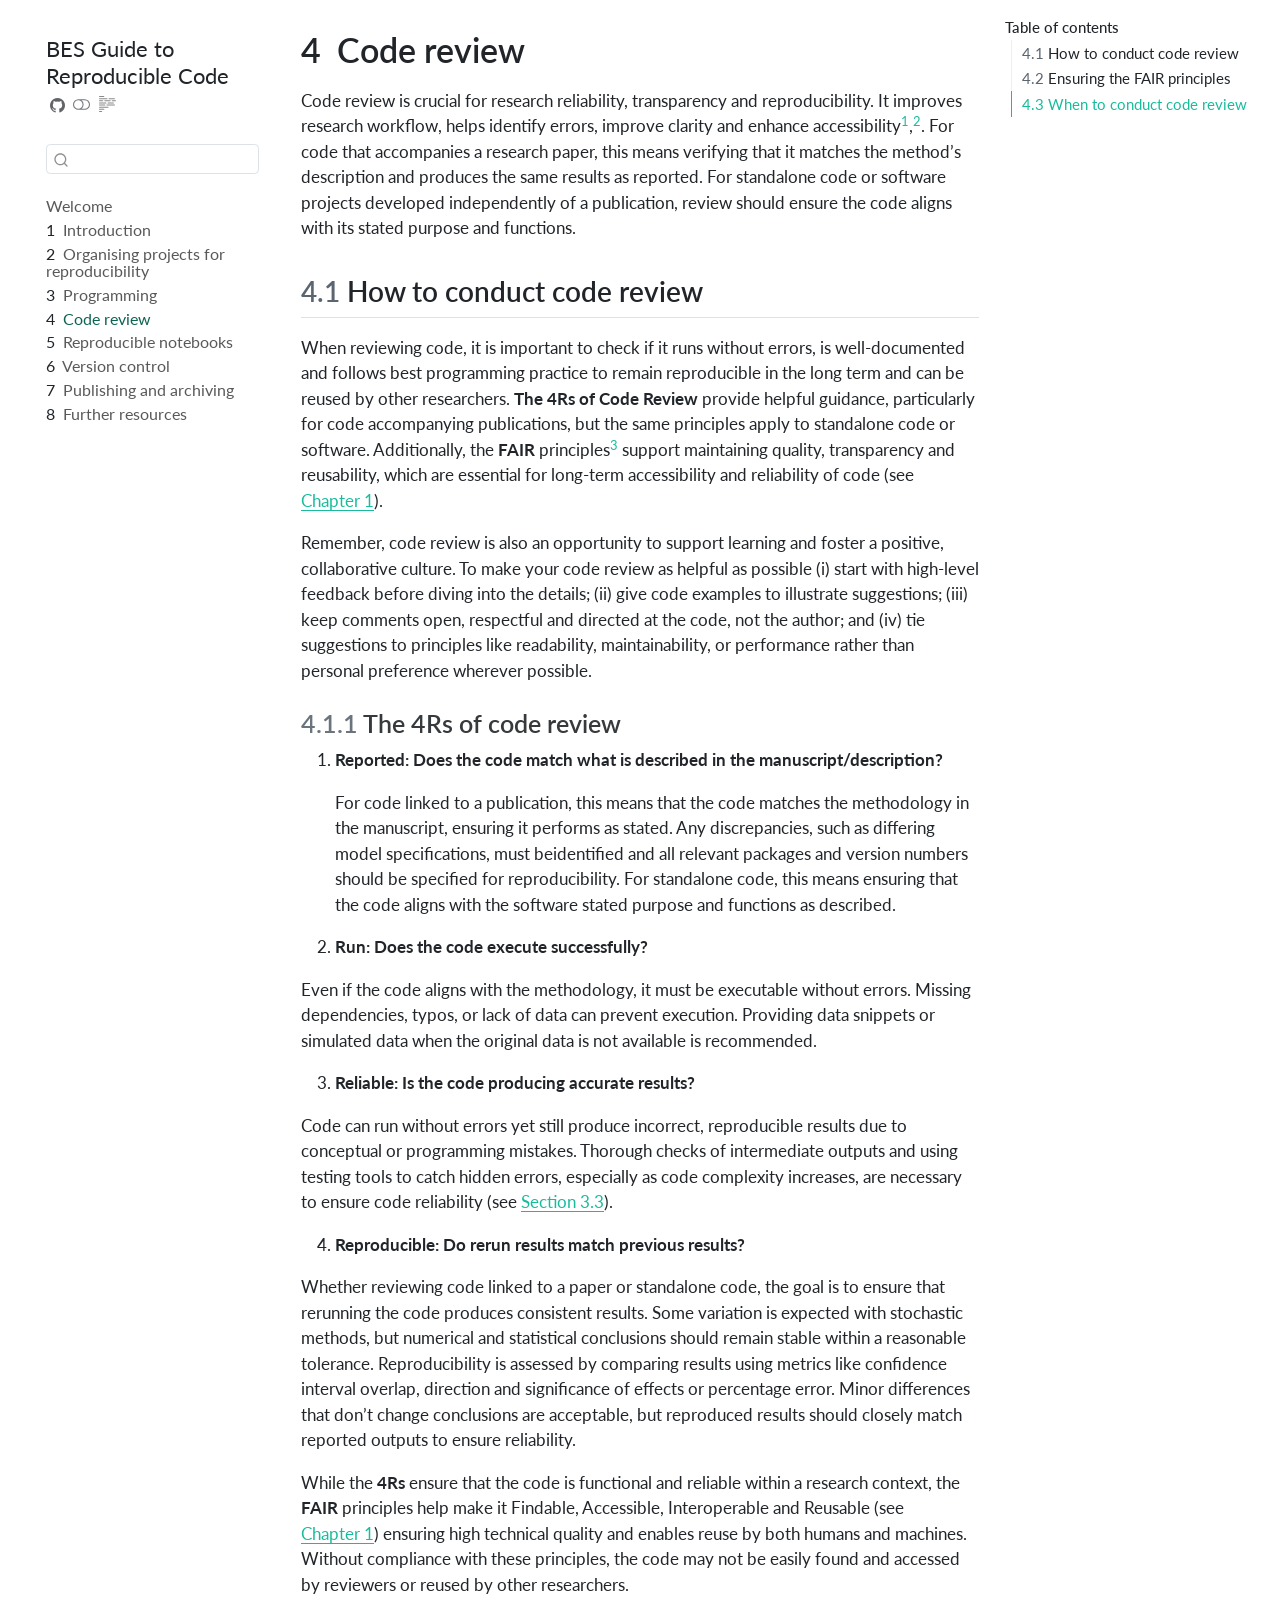
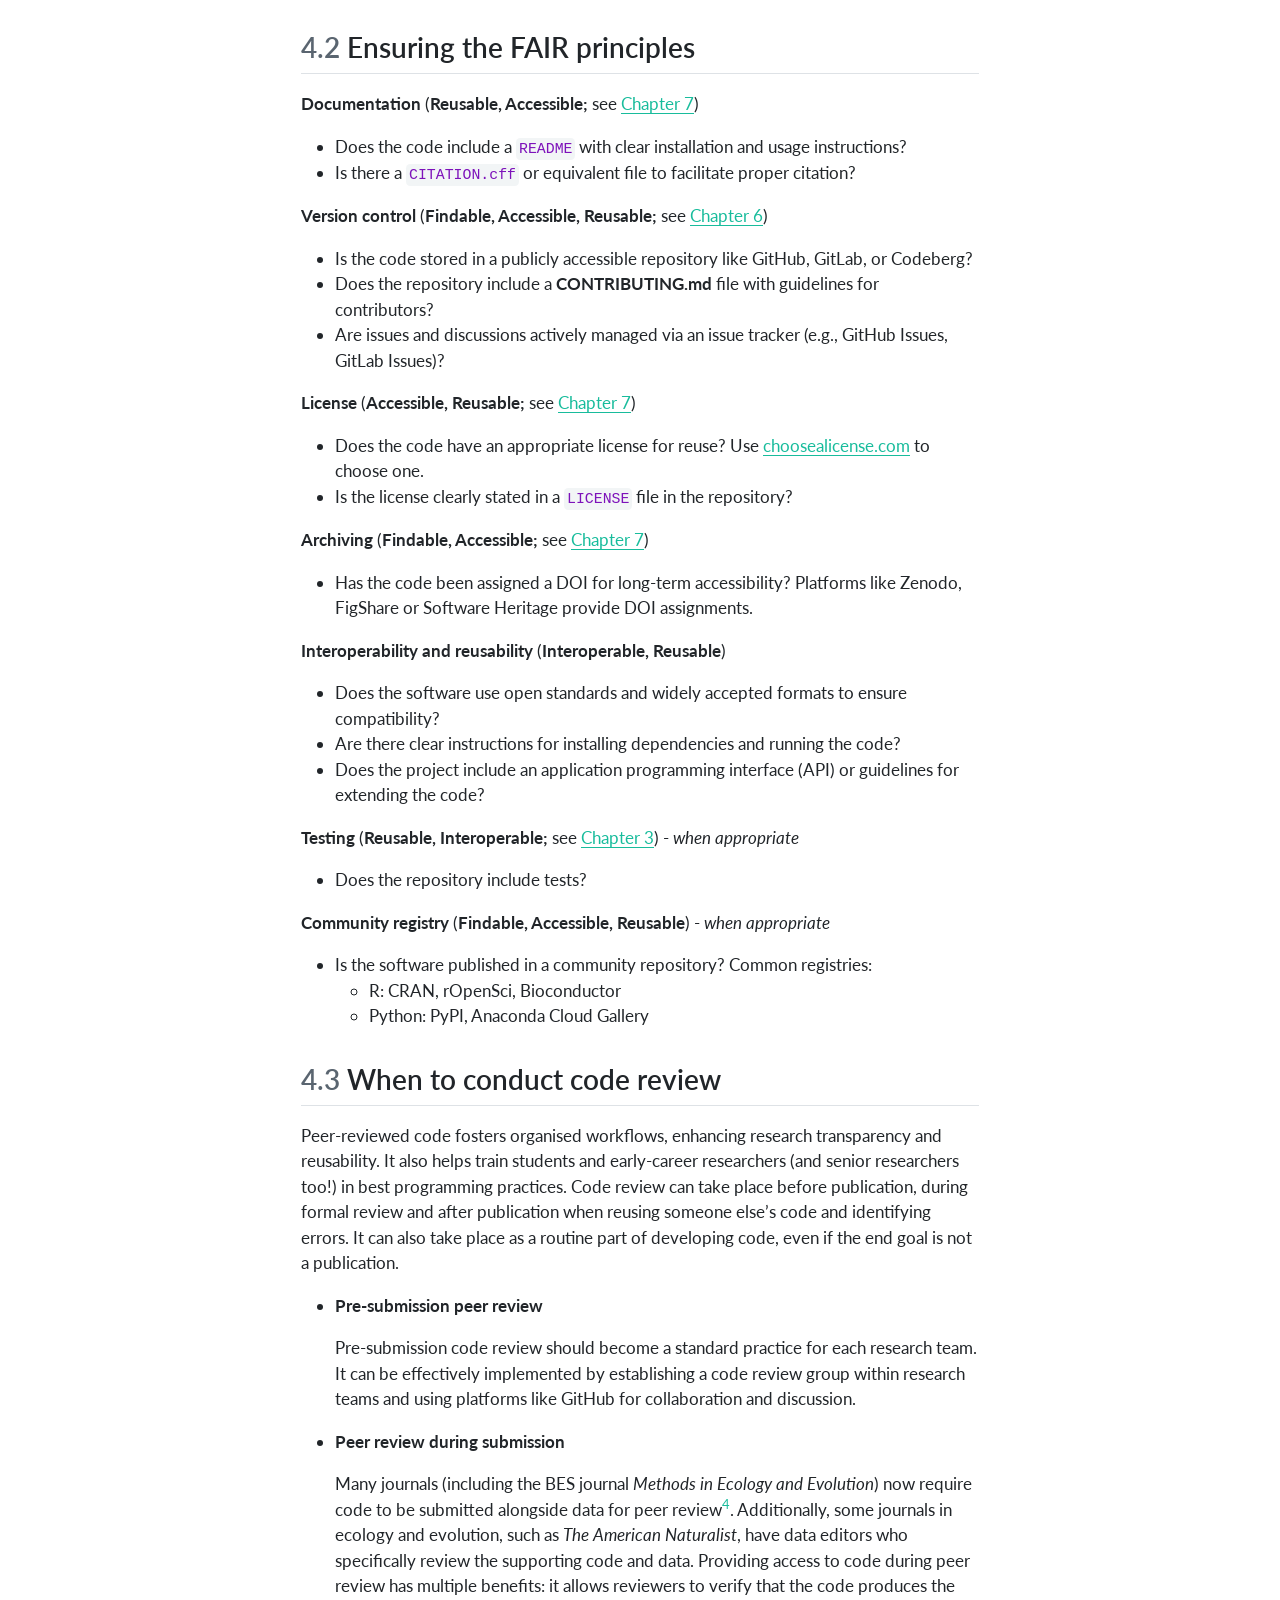
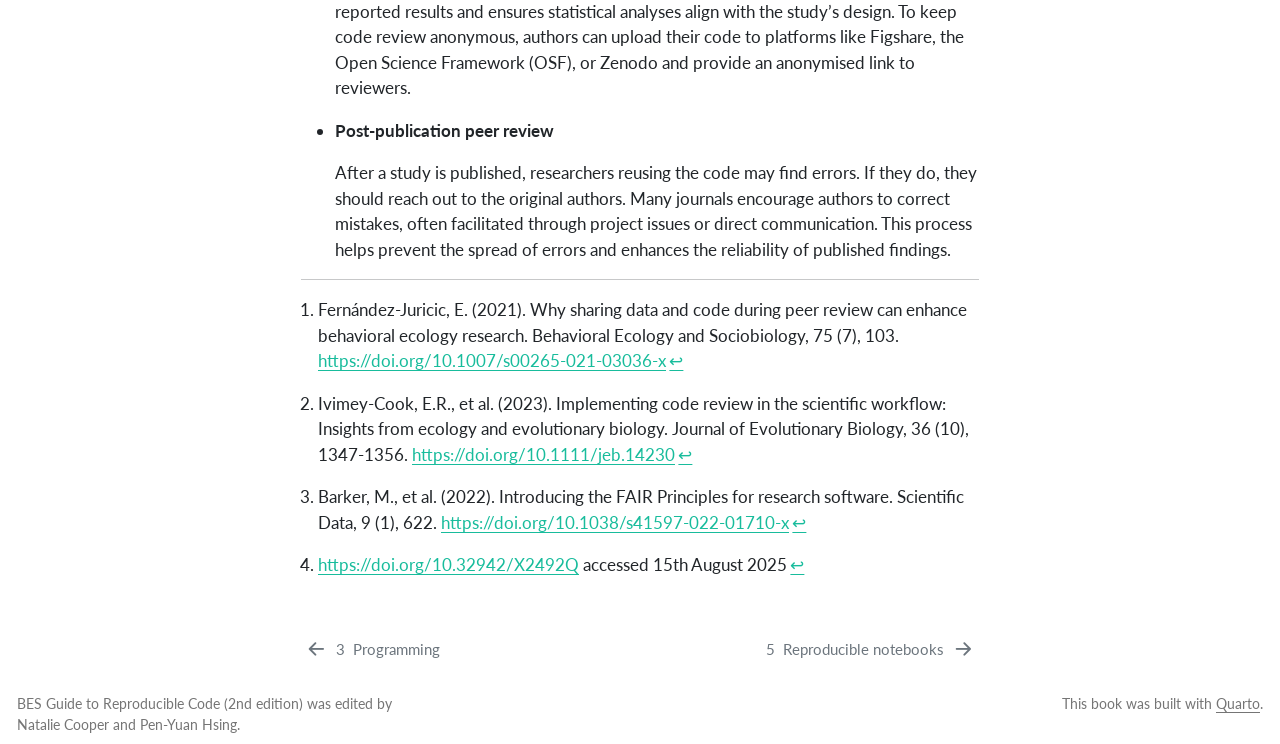
<file: code-review.html>
<!DOCTYPE html>
<html xmlns="http://www.w3.org/1999/xhtml" lang="en" xml:lang="en"><head>

<meta charset="utf-8">
<meta name="generator" content="quarto-1.8.27">

<meta name="viewport" content="width=device-width, initial-scale=1.0, user-scalable=yes">

<meta name="author" content="Natalie Cooper and Pen-Yuan Hsing">

<title>4&nbsp; Code review – BES Guide to Reproducible Code</title>
<style>
code{white-space: pre-wrap;}
span.smallcaps{font-variant: small-caps;}
div.columns{display: flex; gap: min(4vw, 1.5em);}
div.column{flex: auto; overflow-x: auto;}
div.hanging-indent{margin-left: 1.5em; text-indent: -1.5em;}
ul.task-list{list-style: none;}
ul.task-list li input[type="checkbox"] {
  width: 0.8em;
  margin: 0 0.8em 0.2em -1em; /* quarto-specific, see https://github.com/quarto-dev/quarto-cli/issues/4556 */ 
  vertical-align: middle;
}
</style>


<script src="site_libs/quarto-nav/quarto-nav.js"></script>
<script src="site_libs/quarto-nav/headroom.min.js"></script>
<script src="site_libs/clipboard/clipboard.min.js"></script>
<script src="site_libs/quarto-search/autocomplete.umd.js"></script>
<script src="site_libs/quarto-search/fuse.min.js"></script>
<script src="site_libs/quarto-search/quarto-search.js"></script>
<meta name="quarto:offset" content="./">
<link href="./reproducible-notebooks.html" rel="next">
<link href="./programming.html" rel="prev">
<link href="./cover.jpg" rel="icon" type="image/jpeg">
<script src="site_libs/quarto-html/quarto.js" type="module"></script>
<script src="site_libs/quarto-html/tabsets/tabsets.js" type="module"></script>
<script src="site_libs/quarto-html/axe/axe-check.js" type="module"></script>
<script src="site_libs/quarto-html/popper.min.js"></script>
<script src="site_libs/quarto-html/tippy.umd.min.js"></script>
<script src="site_libs/quarto-html/anchor.min.js"></script>
<link href="site_libs/quarto-html/tippy.css" rel="stylesheet">
<link href="site_libs/quarto-html/quarto-syntax-highlighting-ed96de9b727972fe78a7b5d16c58bf87.css" rel="stylesheet" class="quarto-color-scheme" id="quarto-text-highlighting-styles">
<link href="site_libs/quarto-html/quarto-syntax-highlighting-dark-4d9afe2b8d18ee9fa5d0d57b5ed4214d.css" rel="stylesheet" class="quarto-color-scheme quarto-color-alternate" id="quarto-text-highlighting-styles">
<link href="site_libs/quarto-html/quarto-syntax-highlighting-ed96de9b727972fe78a7b5d16c58bf87.css" rel="stylesheet" class="quarto-color-scheme-extra" id="quarto-text-highlighting-styles">
<script src="site_libs/bootstrap/bootstrap.min.js"></script>
<link href="site_libs/bootstrap/bootstrap-icons.css" rel="stylesheet">
<link href="site_libs/bootstrap/bootstrap-4ff66e45b39d49436fe97d3fe27b9920.min.css" rel="stylesheet" append-hash="true" class="quarto-color-scheme" id="quarto-bootstrap" data-mode="light">
<link href="site_libs/bootstrap/bootstrap-dark-7e34ecb6a0e7991f0346b0751d4a7c3f.min.css" rel="stylesheet" append-hash="true" class="quarto-color-scheme quarto-color-alternate" id="quarto-bootstrap" data-mode="dark">
<link href="site_libs/bootstrap/bootstrap-4ff66e45b39d49436fe97d3fe27b9920.min.css" rel="stylesheet" append-hash="true" class="quarto-color-scheme-extra" id="quarto-bootstrap" data-mode="light">
<script id="quarto-search-options" type="application/json">{
  "location": "sidebar",
  "copy-button": false,
  "collapse-after": 3,
  "panel-placement": "start",
  "type": "textbox",
  "limit": 50,
  "keyboard-shortcut": [
    "f",
    "/",
    "s"
  ],
  "show-item-context": false,
  "language": {
    "search-no-results-text": "No results",
    "search-matching-documents-text": "matching documents",
    "search-copy-link-title": "Copy link to search",
    "search-hide-matches-text": "Hide additional matches",
    "search-more-match-text": "more match in this document",
    "search-more-matches-text": "more matches in this document",
    "search-clear-button-title": "Clear",
    "search-text-placeholder": "",
    "search-detached-cancel-button-title": "Cancel",
    "search-submit-button-title": "Submit",
    "search-label": "Search"
  }
}</script>


</head>

<body class="nav-sidebar floating quarto-light"><script id="quarto-html-before-body" type="application/javascript">
    const toggleBodyColorMode = (bsSheetEl) => {
      const mode = bsSheetEl.getAttribute("data-mode");
      const bodyEl = window.document.querySelector("body");
      if (mode === "dark") {
        bodyEl.classList.add("quarto-dark");
        bodyEl.classList.remove("quarto-light");
      } else {
        bodyEl.classList.add("quarto-light");
        bodyEl.classList.remove("quarto-dark");
      }
    }
    const toggleBodyColorPrimary = () => {
      const bsSheetEl = window.document.querySelector("link#quarto-bootstrap:not([rel=disabled-stylesheet])");
      if (bsSheetEl) {
        toggleBodyColorMode(bsSheetEl);
      }
    }
    const setColorSchemeToggle = (alternate) => {
      const toggles = window.document.querySelectorAll('.quarto-color-scheme-toggle');
      for (let i=0; i < toggles.length; i++) {
        const toggle = toggles[i];
        if (toggle) {
          if (alternate) {
            toggle.classList.add("alternate");
          } else {
            toggle.classList.remove("alternate");
          }
        }
      }
    };
    const toggleColorMode = (alternate) => {
      // Switch the stylesheets
      const primaryStylesheets = window.document.querySelectorAll('link.quarto-color-scheme:not(.quarto-color-alternate)');
      const alternateStylesheets = window.document.querySelectorAll('link.quarto-color-scheme.quarto-color-alternate');
      manageTransitions('#quarto-margin-sidebar .nav-link', false);
      if (alternate) {
        // note: dark is layered on light, we don't disable primary!
        enableStylesheet(alternateStylesheets);
        for (const sheetNode of alternateStylesheets) {
          if (sheetNode.id === "quarto-bootstrap") {
            toggleBodyColorMode(sheetNode);
          }
        }
      } else {
        disableStylesheet(alternateStylesheets);
        enableStylesheet(primaryStylesheets)
        toggleBodyColorPrimary();
      }
      manageTransitions('#quarto-margin-sidebar .nav-link', true);
      // Switch the toggles
      setColorSchemeToggle(alternate)
      // Hack to workaround the fact that safari doesn't
      // properly recolor the scrollbar when toggling (#1455)
      if (navigator.userAgent.indexOf('Safari') > 0 && navigator.userAgent.indexOf('Chrome') == -1) {
        manageTransitions("body", false);
        window.scrollTo(0, 1);
        setTimeout(() => {
          window.scrollTo(0, 0);
          manageTransitions("body", true);
        }, 40);
      }
    }
    const disableStylesheet = (stylesheets) => {
      for (let i=0; i < stylesheets.length; i++) {
        const stylesheet = stylesheets[i];
        stylesheet.rel = 'disabled-stylesheet';
      }
    }
    const enableStylesheet = (stylesheets) => {
      for (let i=0; i < stylesheets.length; i++) {
        const stylesheet = stylesheets[i];
        if(stylesheet.rel !== 'stylesheet') { // for Chrome, which will still FOUC without this check
          stylesheet.rel = 'stylesheet';
        }
      }
    }
    const manageTransitions = (selector, allowTransitions) => {
      const els = window.document.querySelectorAll(selector);
      for (let i=0; i < els.length; i++) {
        const el = els[i];
        if (allowTransitions) {
          el.classList.remove('notransition');
        } else {
          el.classList.add('notransition');
        }
      }
    }
    const isFileUrl = () => {
      return window.location.protocol === 'file:';
    }
    const hasAlternateSentinel = () => {
      let styleSentinel = getColorSchemeSentinel();
      if (styleSentinel !== null) {
        return styleSentinel === "alternate";
      } else {
        return false;
      }
    }
    const setStyleSentinel = (alternate) => {
      const value = alternate ? "alternate" : "default";
      if (!isFileUrl()) {
        window.localStorage.setItem("quarto-color-scheme", value);
      } else {
        localAlternateSentinel = value;
      }
    }
    const getColorSchemeSentinel = () => {
      if (!isFileUrl()) {
        const storageValue = window.localStorage.getItem("quarto-color-scheme");
        return storageValue != null ? storageValue : localAlternateSentinel;
      } else {
        return localAlternateSentinel;
      }
    }
    const toggleGiscusIfUsed = (isAlternate, darkModeDefault) => {
      const baseTheme = document.querySelector('#giscus-base-theme')?.value ?? 'light';
      const alternateTheme = document.querySelector('#giscus-alt-theme')?.value ?? 'dark';
      let newTheme = '';
      if(authorPrefersDark) {
        newTheme = isAlternate ? baseTheme : alternateTheme;
      } else {
        newTheme = isAlternate ? alternateTheme : baseTheme;
      }
      const changeGiscusTheme = () => {
        // From: https://github.com/giscus/giscus/issues/336
        const sendMessage = (message) => {
          const iframe = document.querySelector('iframe.giscus-frame');
          if (!iframe) return;
          iframe.contentWindow.postMessage({ giscus: message }, 'https://giscus.app');
        }
        sendMessage({
          setConfig: {
            theme: newTheme
          }
        });
      }
      const isGiscussLoaded = window.document.querySelector('iframe.giscus-frame') !== null;
      if (isGiscussLoaded) {
        changeGiscusTheme();
      }
    };
    const authorPrefersDark = false;
    const queryPrefersDark = window.matchMedia('(prefers-color-scheme: dark)');
    const darkModeDefault = queryPrefersDark.matches;
      document.querySelector('link#quarto-text-highlighting-styles.quarto-color-scheme-extra').rel = 'disabled-stylesheet';
      document.querySelector('link#quarto-bootstrap.quarto-color-scheme-extra').rel = 'disabled-stylesheet';
    let localAlternateSentinel = darkModeDefault ? 'alternate' : 'default';
    // Dark / light mode switch
    window.quartoToggleColorScheme = () => {
      // Read the current dark / light value
      let toAlternate = !hasAlternateSentinel();
      toggleColorMode(toAlternate);
      setStyleSentinel(toAlternate);
      toggleGiscusIfUsed(toAlternate, darkModeDefault);
      window.dispatchEvent(new Event('resize'));
    };
    queryPrefersDark.addEventListener("change", e => {
      if(window.localStorage.getItem("quarto-color-scheme") !== null)
        return;
      const alternate = e.matches
      toggleColorMode(alternate);
      localAlternateSentinel = e.matches ? 'alternate' : 'default'; // this is used alongside local storage!
      toggleGiscusIfUsed(alternate, darkModeDefault);
    });
    // Switch to dark mode if need be
    if (hasAlternateSentinel()) {
      toggleColorMode(true);
    } else {
      toggleColorMode(false);
    }
  </script>

<div id="quarto-search-results"></div>
  <header id="quarto-header" class="headroom fixed-top">
  <nav class="quarto-secondary-nav">
    <div class="container-fluid d-flex">
      <button type="button" class="quarto-btn-toggle btn" data-bs-toggle="collapse" role="button" data-bs-target=".quarto-sidebar-collapse-item" aria-controls="quarto-sidebar" aria-expanded="false" aria-label="Toggle sidebar navigation" onclick="if (window.quartoToggleHeadroom) { window.quartoToggleHeadroom(); }">
        <i class="bi bi-layout-text-sidebar-reverse"></i>
      </button>
        <nav class="quarto-page-breadcrumbs" aria-label="breadcrumb"><ol class="breadcrumb"><li class="breadcrumb-item"><a href="./code-review.html"><span class="chapter-number">4</span>&nbsp; <span class="chapter-title">Code review</span></a></li></ol></nav>
        <a class="flex-grow-1" role="navigation" data-bs-toggle="collapse" data-bs-target=".quarto-sidebar-collapse-item" aria-controls="quarto-sidebar" aria-expanded="false" aria-label="Toggle sidebar navigation" onclick="if (window.quartoToggleHeadroom) { window.quartoToggleHeadroom(); }">      
        </a>
      <button type="button" class="btn quarto-search-button" aria-label="Search" onclick="window.quartoOpenSearch();">
        <i class="bi bi-search"></i>
      </button>
    </div>
  </nav>
</header>
<!-- content -->
<div id="quarto-content" class="quarto-container page-columns page-rows-contents page-layout-article">
<!-- sidebar -->
  <nav id="quarto-sidebar" class="sidebar collapse collapse-horizontal quarto-sidebar-collapse-item sidebar-navigation floating overflow-auto">
    <div class="pt-lg-2 mt-2 text-left sidebar-header">
    <div class="sidebar-title mb-0 py-0">
      <a href="./">BES Guide to Reproducible Code</a> 
        <div class="sidebar-tools-main tools-wide">
    <a href="https://github.com/BES-Guide/reproducible-code" title="Source Code" class="quarto-navigation-tool px-1" aria-label="Source Code"><i class="bi bi-github"></i></a>
  <a href="" class="quarto-color-scheme-toggle quarto-navigation-tool  px-1" onclick="window.quartoToggleColorScheme(); return false;" title="Toggle dark mode"><i class="bi"></i></a>
  <a href="" class="quarto-reader-toggle quarto-navigation-tool px-1" onclick="window.quartoToggleReader(); return false;" title="Toggle reader mode">
  <div class="quarto-reader-toggle-btn">
  <i class="bi"></i>
  </div>
</a>
</div>
    </div>
      </div>
        <div class="mt-2 flex-shrink-0 align-items-center">
        <div class="sidebar-search">
        <div id="quarto-search" class="" title="Search"></div>
        </div>
        </div>
    <div class="sidebar-menu-container"> 
    <ul class="list-unstyled mt-1">
        <li class="sidebar-item">
  <div class="sidebar-item-container"> 
  <a href="./index.html" class="sidebar-item-text sidebar-link">
 <span class="menu-text">Welcome</span></a>
  </div>
</li>
        <li class="sidebar-item">
  <div class="sidebar-item-container"> 
  <a href="./intro.html" class="sidebar-item-text sidebar-link">
 <span class="menu-text"><span class="chapter-number">1</span>&nbsp; <span class="chapter-title">Introduction</span></span></a>
  </div>
</li>
        <li class="sidebar-item">
  <div class="sidebar-item-container"> 
  <a href="./organising-projects.html" class="sidebar-item-text sidebar-link">
 <span class="menu-text"><span class="chapter-number">2</span>&nbsp; <span class="chapter-title">Organising projects for reproducibility</span></span></a>
  </div>
</li>
        <li class="sidebar-item">
  <div class="sidebar-item-container"> 
  <a href="./programming.html" class="sidebar-item-text sidebar-link">
 <span class="menu-text"><span class="chapter-number">3</span>&nbsp; <span class="chapter-title">Programming</span></span></a>
  </div>
</li>
        <li class="sidebar-item">
  <div class="sidebar-item-container"> 
  <a href="./code-review.html" class="sidebar-item-text sidebar-link active">
 <span class="menu-text"><span class="chapter-number">4</span>&nbsp; <span class="chapter-title">Code review</span></span></a>
  </div>
</li>
        <li class="sidebar-item">
  <div class="sidebar-item-container"> 
  <a href="./reproducible-notebooks.html" class="sidebar-item-text sidebar-link">
 <span class="menu-text"><span class="chapter-number">5</span>&nbsp; <span class="chapter-title">Reproducible notebooks</span></span></a>
  </div>
</li>
        <li class="sidebar-item">
  <div class="sidebar-item-container"> 
  <a href="./version-control.html" class="sidebar-item-text sidebar-link">
 <span class="menu-text"><span class="chapter-number">6</span>&nbsp; <span class="chapter-title">Version control</span></span></a>
  </div>
</li>
        <li class="sidebar-item">
  <div class="sidebar-item-container"> 
  <a href="./publishing-and-archiving.html" class="sidebar-item-text sidebar-link">
 <span class="menu-text"><span class="chapter-number">7</span>&nbsp; <span class="chapter-title">Publishing and archiving</span></span></a>
  </div>
</li>
        <li class="sidebar-item">
  <div class="sidebar-item-container"> 
  <a href="./further-resources.html" class="sidebar-item-text sidebar-link">
 <span class="menu-text"><span class="chapter-number">8</span>&nbsp; <span class="chapter-title">Further resources</span></span></a>
  </div>
</li>
    </ul>
    </div>
</nav>
<div id="quarto-sidebar-glass" class="quarto-sidebar-collapse-item" data-bs-toggle="collapse" data-bs-target=".quarto-sidebar-collapse-item"></div>
<!-- margin-sidebar -->
    <div id="quarto-margin-sidebar" class="sidebar margin-sidebar">
        <nav id="TOC" role="doc-toc" class="toc-active">
    <h2 id="toc-title">Table of contents</h2>
   
  <ul>
  <li><a href="#how-to-conduct-code-review" id="toc-how-to-conduct-code-review" class="nav-link active" data-scroll-target="#how-to-conduct-code-review"><span class="header-section-number">4.1</span> How to conduct code review</a>
  <ul class="collapse">
  <li><a href="#the-4rs-of-code-review" id="toc-the-4rs-of-code-review" class="nav-link" data-scroll-target="#the-4rs-of-code-review"><span class="header-section-number">4.1.1</span> The 4Rs of code review</a></li>
  </ul></li>
  <li><a href="#ensuring-the-fair-principles" id="toc-ensuring-the-fair-principles" class="nav-link" data-scroll-target="#ensuring-the-fair-principles"><span class="header-section-number">4.2</span> Ensuring the FAIR principles</a></li>
  <li><a href="#when-to-conduct-code-review" id="toc-when-to-conduct-code-review" class="nav-link" data-scroll-target="#when-to-conduct-code-review"><span class="header-section-number">4.3</span> When to conduct code review</a></li>
  </ul>
</nav>
    </div>
<!-- main -->
<main class="content" id="quarto-document-content">


<header id="title-block-header" class="quarto-title-block default">
<div class="quarto-title">
<h1 class="title"><span id="sec-code-review" class="quarto-section-identifier"><span class="chapter-number">4</span>&nbsp; <span class="chapter-title">Code review</span></span></h1>
</div>



<div class="quarto-title-meta">

    
  
    
  </div>
  


</header>


<p>Code review is crucial for research reliability, transparency and reproducibility. It improves research workflow, helps identify errors, improve clarity and enhance accessibility<a href="#fn1" class="footnote-ref" id="fnref1" role="doc-noteref"><sup>1</sup></a>,<a href="#fn2" class="footnote-ref" id="fnref2" role="doc-noteref"><sup>2</sup></a>. For code that accompanies a research paper, this means verifying that it matches the method’s description and produces the same results as reported. For standalone code or software projects developed independently of a publication, review should ensure the code aligns with its stated purpose and functions.</p>
<section id="how-to-conduct-code-review" class="level2" data-number="4.1">
<h2 data-number="4.1" class="anchored" data-anchor-id="how-to-conduct-code-review"><span class="header-section-number">4.1</span> How to conduct code review</h2>
<p>When reviewing code, it is important to check if it runs without errors, is well-documented and follows best programming practice to remain reproducible in the long term and can be reused by other researchers. <strong>The</strong> <strong>4Rs of Code Review</strong> provide helpful guidance, particularly for code accompanying publications, but the same principles apply to standalone code or software. Additionally, the <strong>FAIR</strong> principles<a href="#fn3" class="footnote-ref" id="fnref3" role="doc-noteref"><sup>3</sup></a> support maintaining quality, transparency and reusability, which are essential for long-term accessibility and reliability of code (see <a href="intro.html" class="quarto-xref"><span>Chapter 1</span></a>).</p>
<p>Remember, code review is also an opportunity to support learning and foster a positive, collaborative culture. To make your code review as helpful as possible (i) start with high-level feedback before diving into the details; (ii) give code examples to illustrate suggestions; (iii) keep comments open, respectful and directed at the code, not the author; and (iv) tie suggestions to principles like readability, maintainability, or performance rather than personal preference wherever possible.</p>
<section id="the-4rs-of-code-review" class="level3" data-number="4.1.1">
<h3 data-number="4.1.1" class="anchored" data-anchor-id="the-4rs-of-code-review"><span class="header-section-number">4.1.1</span> The 4Rs of code review</h3>
<ol type="1">
<li><p><strong>Reported: Does the code match what is described in the manuscript/description?</strong></p>
<p>For code linked to a publication, this means that the code matches the methodology in the manuscript, ensuring it performs as stated. Any discrepancies, such as differing model specifications, must beidentified and all relevant packages and version numbers should be specified for reproducibility. For standalone code, this means ensuring that the code aligns with the software stated purpose and functions as described.</p></li>
<li><p><strong>Run: Does the code execute successfully?</strong></p></li>
</ol>
<p>Even if the code aligns with the methodology, it must be executable without errors. Missing dependencies, typos, or lack of data can prevent execution. Providing data snippets or simulated data when the original data is not available is recommended.</p>
<ol start="3" type="1">
<li><strong>Reliable: Is the code producing accurate results?</strong></li>
</ol>
<p>Code can run without errors yet still produce incorrect, reproducible results due to conceptual or programming mistakes. Thorough checks of intermediate outputs and using testing tools to catch hidden errors, especially as code complexity increases, are necessary to ensure code reliability (see <a href="programming.html#sec-defensive-programming" class="quarto-xref"><span>Section 3.3</span></a>).</p>
<ol start="4" type="1">
<li><strong>Reproducible: Do rerun results match previous results?</strong></li>
</ol>
<p>Whether reviewing code linked to a paper or standalone code, the goal is to ensure that rerunning the code produces consistent results. Some variation is expected with stochastic methods, but numerical and statistical conclusions should remain stable within a reasonable tolerance. Reproducibility is assessed by comparing results using metrics like confidence interval overlap, direction and significance of effects or percentage error. Minor differences that don’t change conclusions are acceptable, but reproduced results should closely match reported outputs to ensure reliability.</p>
<p>While the <strong>4Rs</strong> ensure that the code is functional and reliable within a research context, the <strong>FAIR</strong> principles help make it Findable, Accessible, Interoperable and Reusable (see <a href="intro.html" class="quarto-xref"><span>Chapter 1</span></a>) ensuring high technical quality and enables reuse by both humans and machines. Without compliance with these principles, the code may not be easily found and accessed by reviewers or reused by other researchers.</p>
</section>
</section>
<section id="ensuring-the-fair-principles" class="level2" data-number="4.2">
<h2 data-number="4.2" class="anchored" data-anchor-id="ensuring-the-fair-principles"><span class="header-section-number">4.2</span> Ensuring the FAIR principles</h2>
<p><strong>Documentation</strong> (<strong>Reusable, Accessible;</strong> see <a href="publishing-and-archiving.html" class="quarto-xref"><span>Chapter 7</span></a>)</p>
<ul>
<li>Does the code include a <code>README</code> with clear installation and usage instructions?</li>
<li>Is there a <code>CITATION.cff</code> or equivalent file to facilitate proper citation?</li>
</ul>
<p><strong>Version control</strong> (<strong>Findable, Accessible, Reusable;</strong> see <a href="version-control.html" class="quarto-xref"><span>Chapter 6</span></a>)</p>
<ul>
<li>Is the code stored in a publicly accessible repository like GitHub, GitLab, or Codeberg?</li>
<li>Does the repository include a <strong>CONTRIBUTING.md</strong> file with guidelines for contributors?</li>
<li>Are issues and discussions actively managed via an issue tracker (e.g., GitHub Issues, GitLab Issues)?</li>
</ul>
<p><strong>License</strong> (<strong>Accessible, Reusable;</strong> see <a href="publishing-and-archiving.html" class="quarto-xref"><span>Chapter 7</span></a>)</p>
<ul>
<li>Does the code have an appropriate license for reuse? Use <a href="https://choosealicense.com/">choosealicense.com</a> to choose one.</li>
<li>Is the license clearly stated in a <code>LICENSE</code> file in the repository?</li>
</ul>
<p><strong>Archiving</strong> (<strong>Findable, Accessible;</strong> see <a href="publishing-and-archiving.html" class="quarto-xref"><span>Chapter 7</span></a>)</p>
<ul>
<li>Has the code been assigned a DOI for long-term accessibility? Platforms like Zenodo, FigShare or Software Heritage provide DOI assignments.</li>
</ul>
<p><strong>Interoperability and reusability</strong> (<strong>Interoperable, Reusable</strong>)</p>
<ul>
<li>Does the software use open standards and widely accepted formats to ensure compatibility?</li>
<li>Are there clear instructions for installing dependencies and running the code?</li>
<li>Does the project include an application programming interface (API) or guidelines for extending the code?</li>
</ul>
<p><strong>Testing</strong> (<strong>Reusable, Interoperable;</strong> see <a href="programming.html" class="quarto-xref"><span>Chapter 3</span></a>) - <em>when appropriate</em></p>
<ul>
<li>Does the repository include tests?</li>
</ul>
<p><strong>Community registry</strong> (<strong>Findable, Accessible, Reusable</strong>) - <em>when appropriate</em></p>
<ul>
<li>Is the software published in a community repository? Common registries:
<ul>
<li>R: CRAN, rOpenSci, Bioconductor</li>
<li>Python: PyPI, Anaconda Cloud Gallery</li>
</ul></li>
</ul>
</section>
<section id="when-to-conduct-code-review" class="level2" data-number="4.3">
<h2 data-number="4.3" class="anchored" data-anchor-id="when-to-conduct-code-review"><span class="header-section-number">4.3</span> When to conduct code review</h2>
<p>Peer-reviewed code fosters organised workflows, enhancing research transparency and reusability. It also helps train students and early-career researchers (and senior researchers too!) in best programming practices. Code review can take place before publication, during formal review and after publication when reusing someone else’s code and identifying errors. It can also take place as a routine part of developing code, even if the end goal is not a publication.</p>
<ul>
<li><p><strong>Pre-submission peer review</strong></p>
<p>Pre-submission code review should become a standard practice for each research team. It can be effectively implemented by establishing a code review group within research teams and using platforms like GitHub for collaboration and discussion.</p></li>
<li><p><strong>Peer review during submission</strong></p>
<p>Many journals (including the BES journal <em>Methods in Ecology and Evolution</em>) now require code to be submitted alongside data for peer review<a href="#fn4" class="footnote-ref" id="fnref4" role="doc-noteref"><sup>4</sup></a>. Additionally, some journals in ecology and evolution, such as <em>The American Naturalist</em>, have data editors who specifically review the supporting code and data. Providing access to code during peer review has multiple benefits: it allows reviewers to verify that the code produces the reported results and ensures statistical analyses align with the study’s design. To keep code review anonymous, authors can upload their code to platforms like Figshare, the Open Science Framework (OSF), or Zenodo and provide an anonymised link to reviewers.</p></li>
<li><p><strong>Post-publication peer review</strong></p>
<p>After a study is published, researchers reusing the code may find errors. If they do, they should reach out to the original authors. Many journals encourage authors to correct mistakes, often facilitated through project issues or direct communication. This process helps prevent the spread of errors and enhances the reliability of published findings.</p></li>
</ul>


</section>
<section id="footnotes" class="footnotes footnotes-end-of-document" role="doc-endnotes">
<hr>
<ol>
<li id="fn1"><p>Fernández-Juricic, E. (2021). Why sharing data and code during peer review can enhance behavioral ecology research. Behavioral Ecology and Sociobiology, 75 (7), 103. <a href="https://doi.org/10.1007/s00265-021-03036-x">https://doi.org/10.1007/s00265-021-03036-x</a><a href="#fnref1" class="footnote-back" role="doc-backlink">↩︎</a></p></li>
<li id="fn2"><p>Ivimey‐Cook, E.R., et al.&nbsp;(2023). Implementing code review in the scientific workflow: Insights from ecology and evolutionary biology. Journal of Evolutionary Biology, 36 (10), 1347-1356. <a href="https://doi.org/10.1111/jeb.14230">https://doi.org/10.1111/jeb.14230</a><a href="#fnref2" class="footnote-back" role="doc-backlink">↩︎</a></p></li>
<li id="fn3"><p>Barker, M., et al.&nbsp;(2022). Introducing the FAIR Principles for research software. Scientific Data, 9 (1), 622. <a href="https://doi.org/10.1038/s41597-022-01710-x">https://doi.org/10.1038/s41597-022-01710-x</a><a href="#fnref3" class="footnote-back" role="doc-backlink">↩︎</a></p></li>
<li id="fn4"><p><a href="https://doi.org/10.32942/X2492Q">https://doi.org/10.32942/X2492Q</a> accessed 15th August 2025<a href="#fnref4" class="footnote-back" role="doc-backlink">↩︎</a></p></li>
</ol>
</section>

</main> <!-- /main -->
<script id="quarto-html-after-body" type="application/javascript">
  window.document.addEventListener("DOMContentLoaded", function (event) {
    // Ensure there is a toggle, if there isn't float one in the top right
    if (window.document.querySelector('.quarto-color-scheme-toggle') === null) {
      const a = window.document.createElement('a');
      a.classList.add('top-right');
      a.classList.add('quarto-color-scheme-toggle');
      a.href = "";
      a.onclick = function() { try { window.quartoToggleColorScheme(); } catch {} return false; };
      const i = window.document.createElement("i");
      i.classList.add('bi');
      a.appendChild(i);
      window.document.body.appendChild(a);
    }
    setColorSchemeToggle(hasAlternateSentinel())
    const icon = "";
    const anchorJS = new window.AnchorJS();
    anchorJS.options = {
      placement: 'right',
      icon: icon
    };
    anchorJS.add('.anchored');
    const isCodeAnnotation = (el) => {
      for (const clz of el.classList) {
        if (clz.startsWith('code-annotation-')) {                     
          return true;
        }
      }
      return false;
    }
    const onCopySuccess = function(e) {
      // button target
      const button = e.trigger;
      // don't keep focus
      button.blur();
      // flash "checked"
      button.classList.add('code-copy-button-checked');
      var currentTitle = button.getAttribute("title");
      button.setAttribute("title", "Copied!");
      let tooltip;
      if (window.bootstrap) {
        button.setAttribute("data-bs-toggle", "tooltip");
        button.setAttribute("data-bs-placement", "left");
        button.setAttribute("data-bs-title", "Copied!");
        tooltip = new bootstrap.Tooltip(button, 
          { trigger: "manual", 
            customClass: "code-copy-button-tooltip",
            offset: [0, -8]});
        tooltip.show();    
      }
      setTimeout(function() {
        if (tooltip) {
          tooltip.hide();
          button.removeAttribute("data-bs-title");
          button.removeAttribute("data-bs-toggle");
          button.removeAttribute("data-bs-placement");
        }
        button.setAttribute("title", currentTitle);
        button.classList.remove('code-copy-button-checked');
      }, 1000);
      // clear code selection
      e.clearSelection();
    }
    const getTextToCopy = function(trigger) {
      const outerScaffold = trigger.parentElement.cloneNode(true);
      const codeEl = outerScaffold.querySelector('code');
      for (const childEl of codeEl.children) {
        if (isCodeAnnotation(childEl)) {
          childEl.remove();
        }
      }
      return codeEl.innerText;
    }
    const clipboard = new window.ClipboardJS('.code-copy-button:not([data-in-quarto-modal])', {
      text: getTextToCopy
    });
    clipboard.on('success', onCopySuccess);
    if (window.document.getElementById('quarto-embedded-source-code-modal')) {
      const clipboardModal = new window.ClipboardJS('.code-copy-button[data-in-quarto-modal]', {
        text: getTextToCopy,
        container: window.document.getElementById('quarto-embedded-source-code-modal')
      });
      clipboardModal.on('success', onCopySuccess);
    }
      var localhostRegex = new RegExp(/^(?:http|https):\/\/localhost\:?[0-9]*\//);
      var mailtoRegex = new RegExp(/^mailto:/);
        var filterRegex = new RegExp("https:\/\/bes-guide\.github\.io\/reproducible-code\/");
      var isInternal = (href) => {
          return filterRegex.test(href) || localhostRegex.test(href) || mailtoRegex.test(href);
      }
      // Inspect non-navigation links and adorn them if external
     var links = window.document.querySelectorAll('a[href]:not(.nav-link):not(.navbar-brand):not(.toc-action):not(.sidebar-link):not(.sidebar-item-toggle):not(.pagination-link):not(.no-external):not([aria-hidden]):not(.dropdown-item):not(.quarto-navigation-tool):not(.about-link)');
      for (var i=0; i<links.length; i++) {
        const link = links[i];
        if (!isInternal(link.href)) {
          // undo the damage that might have been done by quarto-nav.js in the case of
          // links that we want to consider external
          if (link.dataset.originalHref !== undefined) {
            link.href = link.dataset.originalHref;
          }
        }
      }
    function tippyHover(el, contentFn, onTriggerFn, onUntriggerFn) {
      const config = {
        allowHTML: true,
        maxWidth: 500,
        delay: 100,
        arrow: false,
        appendTo: function(el) {
            return el.parentElement;
        },
        interactive: true,
        interactiveBorder: 10,
        theme: 'quarto',
        placement: 'bottom-start',
      };
      if (contentFn) {
        config.content = contentFn;
      }
      if (onTriggerFn) {
        config.onTrigger = onTriggerFn;
      }
      if (onUntriggerFn) {
        config.onUntrigger = onUntriggerFn;
      }
      window.tippy(el, config); 
    }
    const noterefs = window.document.querySelectorAll('a[role="doc-noteref"]');
    for (var i=0; i<noterefs.length; i++) {
      const ref = noterefs[i];
      tippyHover(ref, function() {
        // use id or data attribute instead here
        let href = ref.getAttribute('data-footnote-href') || ref.getAttribute('href');
        try { href = new URL(href).hash; } catch {}
        const id = href.replace(/^#\/?/, "");
        const note = window.document.getElementById(id);
        if (note) {
          return note.innerHTML;
        } else {
          return "";
        }
      });
    }
    const xrefs = window.document.querySelectorAll('a.quarto-xref');
    const processXRef = (id, note) => {
      // Strip column container classes
      const stripColumnClz = (el) => {
        el.classList.remove("page-full", "page-columns");
        if (el.children) {
          for (const child of el.children) {
            stripColumnClz(child);
          }
        }
      }
      stripColumnClz(note)
      if (id === null || id.startsWith('sec-')) {
        // Special case sections, only their first couple elements
        const container = document.createElement("div");
        if (note.children && note.children.length > 2) {
          container.appendChild(note.children[0].cloneNode(true));
          for (let i = 1; i < note.children.length; i++) {
            const child = note.children[i];
            if (child.tagName === "P" && child.innerText === "") {
              continue;
            } else {
              container.appendChild(child.cloneNode(true));
              break;
            }
          }
          if (window.Quarto?.typesetMath) {
            window.Quarto.typesetMath(container);
          }
          return container.innerHTML
        } else {
          if (window.Quarto?.typesetMath) {
            window.Quarto.typesetMath(note);
          }
          return note.innerHTML;
        }
      } else {
        // Remove any anchor links if they are present
        const anchorLink = note.querySelector('a.anchorjs-link');
        if (anchorLink) {
          anchorLink.remove();
        }
        if (window.Quarto?.typesetMath) {
          window.Quarto.typesetMath(note);
        }
        if (note.classList.contains("callout")) {
          return note.outerHTML;
        } else {
          return note.innerHTML;
        }
      }
    }
    for (var i=0; i<xrefs.length; i++) {
      const xref = xrefs[i];
      tippyHover(xref, undefined, function(instance) {
        instance.disable();
        let url = xref.getAttribute('href');
        let hash = undefined; 
        if (url.startsWith('#')) {
          hash = url;
        } else {
          try { hash = new URL(url).hash; } catch {}
        }
        if (hash) {
          const id = hash.replace(/^#\/?/, "");
          const note = window.document.getElementById(id);
          if (note !== null) {
            try {
              const html = processXRef(id, note.cloneNode(true));
              instance.setContent(html);
            } finally {
              instance.enable();
              instance.show();
            }
          } else {
            // See if we can fetch this
            fetch(url.split('#')[0])
            .then(res => res.text())
            .then(html => {
              const parser = new DOMParser();
              const htmlDoc = parser.parseFromString(html, "text/html");
              const note = htmlDoc.getElementById(id);
              if (note !== null) {
                const html = processXRef(id, note);
                instance.setContent(html);
              } 
            }).finally(() => {
              instance.enable();
              instance.show();
            });
          }
        } else {
          // See if we can fetch a full url (with no hash to target)
          // This is a special case and we should probably do some content thinning / targeting
          fetch(url)
          .then(res => res.text())
          .then(html => {
            const parser = new DOMParser();
            const htmlDoc = parser.parseFromString(html, "text/html");
            const note = htmlDoc.querySelector('main.content');
            if (note !== null) {
              // This should only happen for chapter cross references
              // (since there is no id in the URL)
              // remove the first header
              if (note.children.length > 0 && note.children[0].tagName === "HEADER") {
                note.children[0].remove();
              }
              const html = processXRef(null, note);
              instance.setContent(html);
            } 
          }).finally(() => {
            instance.enable();
            instance.show();
          });
        }
      }, function(instance) {
      });
    }
        let selectedAnnoteEl;
        const selectorForAnnotation = ( cell, annotation) => {
          let cellAttr = 'data-code-cell="' + cell + '"';
          let lineAttr = 'data-code-annotation="' +  annotation + '"';
          const selector = 'span[' + cellAttr + '][' + lineAttr + ']';
          return selector;
        }
        const selectCodeLines = (annoteEl) => {
          const doc = window.document;
          const targetCell = annoteEl.getAttribute("data-target-cell");
          const targetAnnotation = annoteEl.getAttribute("data-target-annotation");
          const annoteSpan = window.document.querySelector(selectorForAnnotation(targetCell, targetAnnotation));
          const lines = annoteSpan.getAttribute("data-code-lines").split(",");
          const lineIds = lines.map((line) => {
            return targetCell + "-" + line;
          })
          let top = null;
          let height = null;
          let parent = null;
          if (lineIds.length > 0) {
              //compute the position of the single el (top and bottom and make a div)
              const el = window.document.getElementById(lineIds[0]);
              top = el.offsetTop;
              height = el.offsetHeight;
              parent = el.parentElement.parentElement;
            if (lineIds.length > 1) {
              const lastEl = window.document.getElementById(lineIds[lineIds.length - 1]);
              const bottom = lastEl.offsetTop + lastEl.offsetHeight;
              height = bottom - top;
            }
            if (top !== null && height !== null && parent !== null) {
              // cook up a div (if necessary) and position it 
              let div = window.document.getElementById("code-annotation-line-highlight");
              if (div === null) {
                div = window.document.createElement("div");
                div.setAttribute("id", "code-annotation-line-highlight");
                div.style.position = 'absolute';
                parent.appendChild(div);
              }
              div.style.top = top - 2 + "px";
              div.style.height = height + 4 + "px";
              div.style.left = 0;
              let gutterDiv = window.document.getElementById("code-annotation-line-highlight-gutter");
              if (gutterDiv === null) {
                gutterDiv = window.document.createElement("div");
                gutterDiv.setAttribute("id", "code-annotation-line-highlight-gutter");
                gutterDiv.style.position = 'absolute';
                const codeCell = window.document.getElementById(targetCell);
                const gutter = codeCell.querySelector('.code-annotation-gutter');
                gutter.appendChild(gutterDiv);
              }
              gutterDiv.style.top = top - 2 + "px";
              gutterDiv.style.height = height + 4 + "px";
            }
            selectedAnnoteEl = annoteEl;
          }
        };
        const unselectCodeLines = () => {
          const elementsIds = ["code-annotation-line-highlight", "code-annotation-line-highlight-gutter"];
          elementsIds.forEach((elId) => {
            const div = window.document.getElementById(elId);
            if (div) {
              div.remove();
            }
          });
          selectedAnnoteEl = undefined;
        };
          // Handle positioning of the toggle
      window.addEventListener(
        "resize",
        throttle(() => {
          elRect = undefined;
          if (selectedAnnoteEl) {
            selectCodeLines(selectedAnnoteEl);
          }
        }, 10)
      );
      function throttle(fn, ms) {
      let throttle = false;
      let timer;
        return (...args) => {
          if(!throttle) { // first call gets through
              fn.apply(this, args);
              throttle = true;
          } else { // all the others get throttled
              if(timer) clearTimeout(timer); // cancel #2
              timer = setTimeout(() => {
                fn.apply(this, args);
                timer = throttle = false;
              }, ms);
          }
        };
      }
        // Attach click handler to the DT
        const annoteDls = window.document.querySelectorAll('dt[data-target-cell]');
        for (const annoteDlNode of annoteDls) {
          annoteDlNode.addEventListener('click', (event) => {
            const clickedEl = event.target;
            if (clickedEl !== selectedAnnoteEl) {
              unselectCodeLines();
              const activeEl = window.document.querySelector('dt[data-target-cell].code-annotation-active');
              if (activeEl) {
                activeEl.classList.remove('code-annotation-active');
              }
              selectCodeLines(clickedEl);
              clickedEl.classList.add('code-annotation-active');
            } else {
              // Unselect the line
              unselectCodeLines();
              clickedEl.classList.remove('code-annotation-active');
            }
          });
        }
    const findCites = (el) => {
      const parentEl = el.parentElement;
      if (parentEl) {
        const cites = parentEl.dataset.cites;
        if (cites) {
          return {
            el,
            cites: cites.split(' ')
          };
        } else {
          return findCites(el.parentElement)
        }
      } else {
        return undefined;
      }
    };
    var bibliorefs = window.document.querySelectorAll('a[role="doc-biblioref"]');
    for (var i=0; i<bibliorefs.length; i++) {
      const ref = bibliorefs[i];
      const citeInfo = findCites(ref);
      if (citeInfo) {
        tippyHover(citeInfo.el, function() {
          var popup = window.document.createElement('div');
          citeInfo.cites.forEach(function(cite) {
            var citeDiv = window.document.createElement('div');
            citeDiv.classList.add('hanging-indent');
            citeDiv.classList.add('csl-entry');
            var biblioDiv = window.document.getElementById('ref-' + cite);
            if (biblioDiv) {
              citeDiv.innerHTML = biblioDiv.innerHTML;
            }
            popup.appendChild(citeDiv);
          });
          return popup.innerHTML;
        });
      }
    }
  });
  </script>
<nav class="page-navigation">
  <div class="nav-page nav-page-previous">
      <a href="./programming.html" class="pagination-link" aria-label="Programming">
        <i class="bi bi-arrow-left-short"></i> <span class="nav-page-text"><span class="chapter-number">3</span>&nbsp; <span class="chapter-title">Programming</span></span>
      </a>          
  </div>
  <div class="nav-page nav-page-next">
      <a href="./reproducible-notebooks.html" class="pagination-link" aria-label="Reproducible notebooks">
        <span class="nav-page-text"><span class="chapter-number">5</span>&nbsp; <span class="chapter-title">Reproducible notebooks</span></span> <i class="bi bi-arrow-right-short"></i>
      </a>
  </div>
</nav>
</div> <!-- /content -->
<footer class="footer">
  <div class="nav-footer">
    <div class="nav-footer-left">
<p>BES Guide to Reproducible Code (2nd edition) was edited by Natalie Cooper and Pen-Yuan Hsing.</p>
</div>   
    <div class="nav-footer-center">
      &nbsp;
    </div>
    <div class="nav-footer-right">
<p>This book was built with <a href="https://quarto.org/">Quarto</a>.</p>
</div>
  </div>
</footer>




</body></html>
</file>
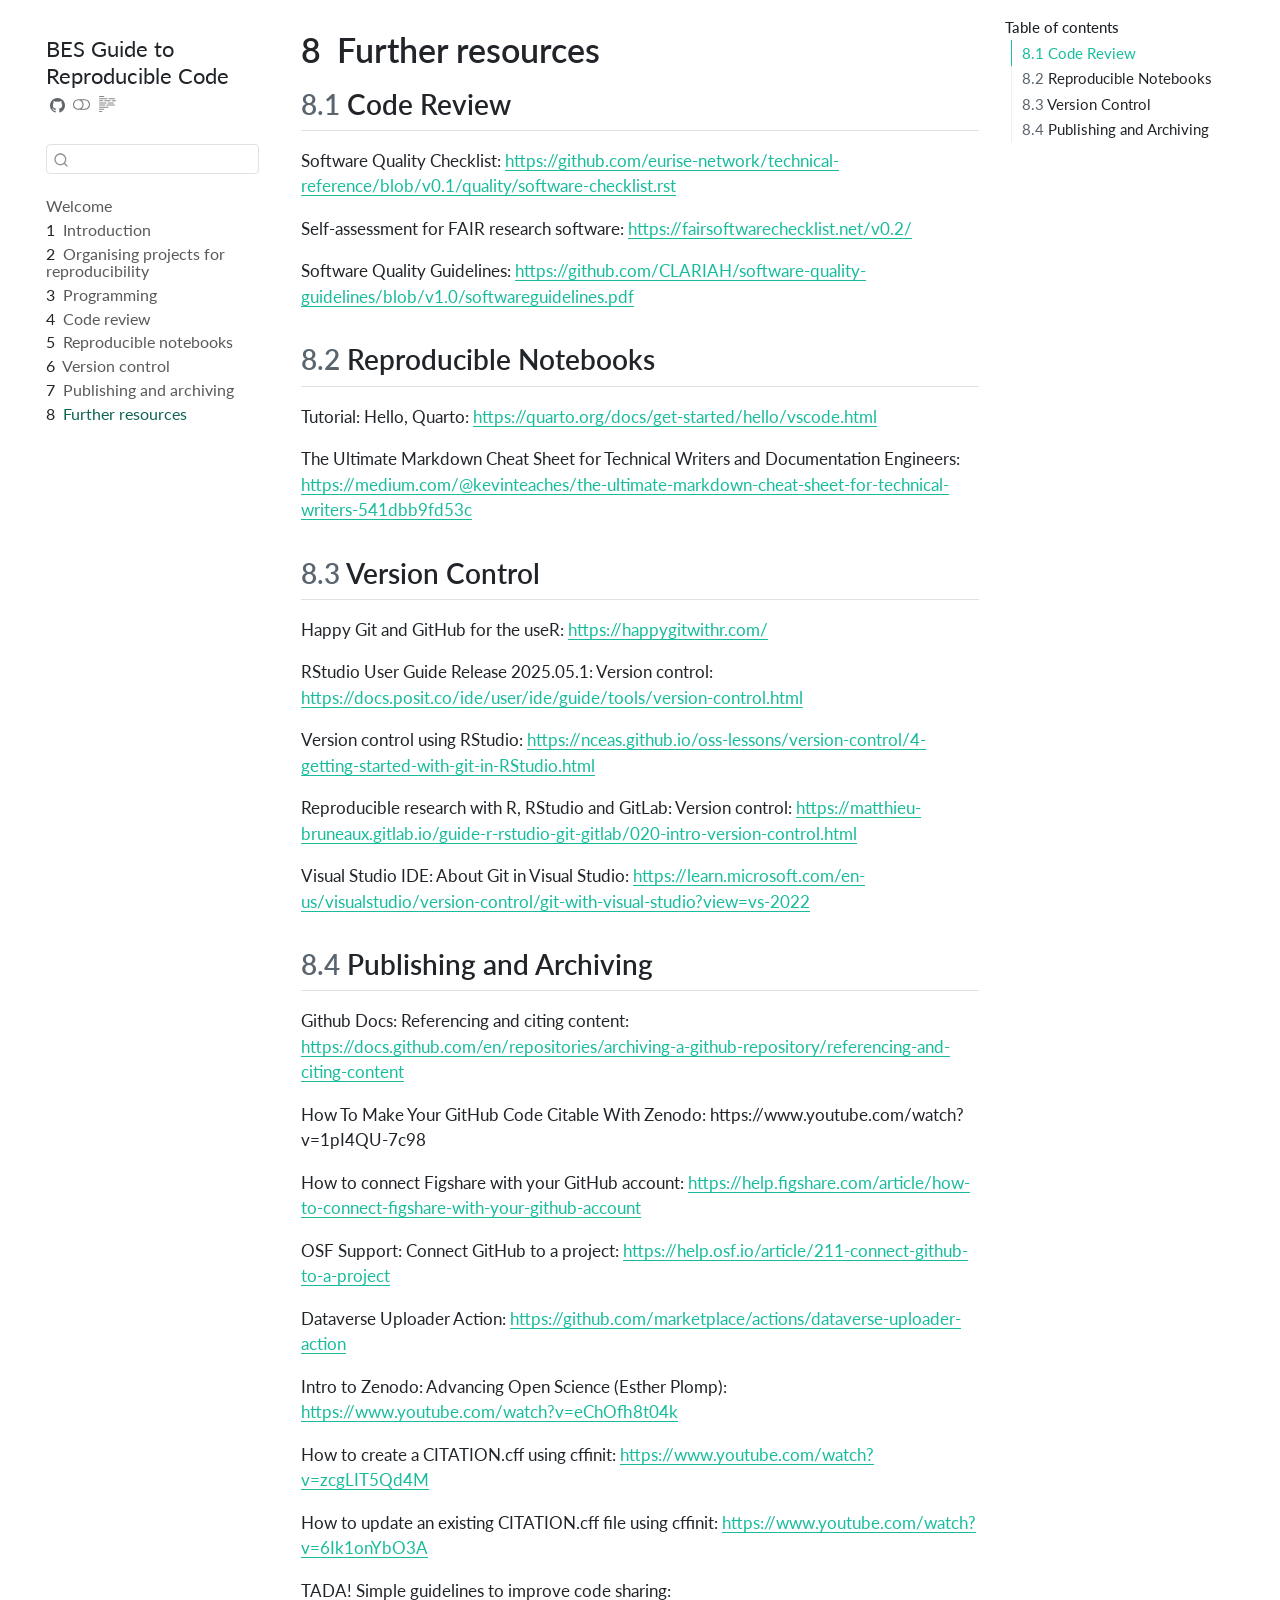
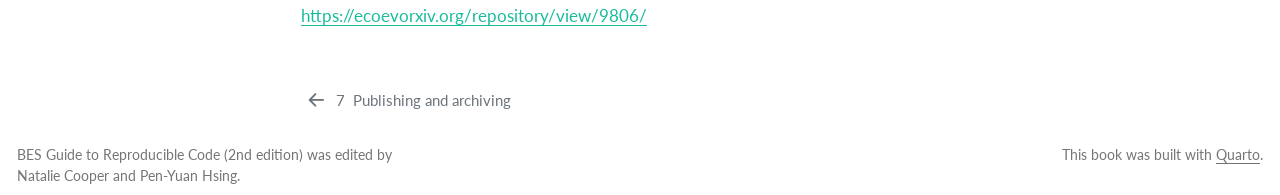
<file: further-resources.html>
<!DOCTYPE html>
<html xmlns="http://www.w3.org/1999/xhtml" lang="en" xml:lang="en"><head>

<meta charset="utf-8">
<meta name="generator" content="quarto-1.8.27">

<meta name="viewport" content="width=device-width, initial-scale=1.0, user-scalable=yes">

<meta name="author" content="Natalie Cooper and Pen-Yuan Hsing">

<title>8&nbsp; Further resources – BES Guide to Reproducible Code</title>
<style>
code{white-space: pre-wrap;}
span.smallcaps{font-variant: small-caps;}
div.columns{display: flex; gap: min(4vw, 1.5em);}
div.column{flex: auto; overflow-x: auto;}
div.hanging-indent{margin-left: 1.5em; text-indent: -1.5em;}
ul.task-list{list-style: none;}
ul.task-list li input[type="checkbox"] {
  width: 0.8em;
  margin: 0 0.8em 0.2em -1em; /* quarto-specific, see https://github.com/quarto-dev/quarto-cli/issues/4556 */ 
  vertical-align: middle;
}
</style>


<script src="site_libs/quarto-nav/quarto-nav.js"></script>
<script src="site_libs/quarto-nav/headroom.min.js"></script>
<script src="site_libs/clipboard/clipboard.min.js"></script>
<script src="site_libs/quarto-search/autocomplete.umd.js"></script>
<script src="site_libs/quarto-search/fuse.min.js"></script>
<script src="site_libs/quarto-search/quarto-search.js"></script>
<meta name="quarto:offset" content="./">
<link href="./publishing-and-archiving.html" rel="prev">
<link href="./cover.jpg" rel="icon" type="image/jpeg">
<script src="site_libs/quarto-html/quarto.js" type="module"></script>
<script src="site_libs/quarto-html/tabsets/tabsets.js" type="module"></script>
<script src="site_libs/quarto-html/axe/axe-check.js" type="module"></script>
<script src="site_libs/quarto-html/popper.min.js"></script>
<script src="site_libs/quarto-html/tippy.umd.min.js"></script>
<script src="site_libs/quarto-html/anchor.min.js"></script>
<link href="site_libs/quarto-html/tippy.css" rel="stylesheet">
<link href="site_libs/quarto-html/quarto-syntax-highlighting-ed96de9b727972fe78a7b5d16c58bf87.css" rel="stylesheet" class="quarto-color-scheme" id="quarto-text-highlighting-styles">
<link href="site_libs/quarto-html/quarto-syntax-highlighting-dark-4d9afe2b8d18ee9fa5d0d57b5ed4214d.css" rel="stylesheet" class="quarto-color-scheme quarto-color-alternate" id="quarto-text-highlighting-styles">
<link href="site_libs/quarto-html/quarto-syntax-highlighting-ed96de9b727972fe78a7b5d16c58bf87.css" rel="stylesheet" class="quarto-color-scheme-extra" id="quarto-text-highlighting-styles">
<script src="site_libs/bootstrap/bootstrap.min.js"></script>
<link href="site_libs/bootstrap/bootstrap-icons.css" rel="stylesheet">
<link href="site_libs/bootstrap/bootstrap-4ff66e45b39d49436fe97d3fe27b9920.min.css" rel="stylesheet" append-hash="true" class="quarto-color-scheme" id="quarto-bootstrap" data-mode="light">
<link href="site_libs/bootstrap/bootstrap-dark-7e34ecb6a0e7991f0346b0751d4a7c3f.min.css" rel="stylesheet" append-hash="true" class="quarto-color-scheme quarto-color-alternate" id="quarto-bootstrap" data-mode="dark">
<link href="site_libs/bootstrap/bootstrap-4ff66e45b39d49436fe97d3fe27b9920.min.css" rel="stylesheet" append-hash="true" class="quarto-color-scheme-extra" id="quarto-bootstrap" data-mode="light">
<script id="quarto-search-options" type="application/json">{
  "location": "sidebar",
  "copy-button": false,
  "collapse-after": 3,
  "panel-placement": "start",
  "type": "textbox",
  "limit": 50,
  "keyboard-shortcut": [
    "f",
    "/",
    "s"
  ],
  "show-item-context": false,
  "language": {
    "search-no-results-text": "No results",
    "search-matching-documents-text": "matching documents",
    "search-copy-link-title": "Copy link to search",
    "search-hide-matches-text": "Hide additional matches",
    "search-more-match-text": "more match in this document",
    "search-more-matches-text": "more matches in this document",
    "search-clear-button-title": "Clear",
    "search-text-placeholder": "",
    "search-detached-cancel-button-title": "Cancel",
    "search-submit-button-title": "Submit",
    "search-label": "Search"
  }
}</script>


</head>

<body class="nav-sidebar floating quarto-light"><script id="quarto-html-before-body" type="application/javascript">
    const toggleBodyColorMode = (bsSheetEl) => {
      const mode = bsSheetEl.getAttribute("data-mode");
      const bodyEl = window.document.querySelector("body");
      if (mode === "dark") {
        bodyEl.classList.add("quarto-dark");
        bodyEl.classList.remove("quarto-light");
      } else {
        bodyEl.classList.add("quarto-light");
        bodyEl.classList.remove("quarto-dark");
      }
    }
    const toggleBodyColorPrimary = () => {
      const bsSheetEl = window.document.querySelector("link#quarto-bootstrap:not([rel=disabled-stylesheet])");
      if (bsSheetEl) {
        toggleBodyColorMode(bsSheetEl);
      }
    }
    const setColorSchemeToggle = (alternate) => {
      const toggles = window.document.querySelectorAll('.quarto-color-scheme-toggle');
      for (let i=0; i < toggles.length; i++) {
        const toggle = toggles[i];
        if (toggle) {
          if (alternate) {
            toggle.classList.add("alternate");
          } else {
            toggle.classList.remove("alternate");
          }
        }
      }
    };
    const toggleColorMode = (alternate) => {
      // Switch the stylesheets
      const primaryStylesheets = window.document.querySelectorAll('link.quarto-color-scheme:not(.quarto-color-alternate)');
      const alternateStylesheets = window.document.querySelectorAll('link.quarto-color-scheme.quarto-color-alternate');
      manageTransitions('#quarto-margin-sidebar .nav-link', false);
      if (alternate) {
        // note: dark is layered on light, we don't disable primary!
        enableStylesheet(alternateStylesheets);
        for (const sheetNode of alternateStylesheets) {
          if (sheetNode.id === "quarto-bootstrap") {
            toggleBodyColorMode(sheetNode);
          }
        }
      } else {
        disableStylesheet(alternateStylesheets);
        enableStylesheet(primaryStylesheets)
        toggleBodyColorPrimary();
      }
      manageTransitions('#quarto-margin-sidebar .nav-link', true);
      // Switch the toggles
      setColorSchemeToggle(alternate)
      // Hack to workaround the fact that safari doesn't
      // properly recolor the scrollbar when toggling (#1455)
      if (navigator.userAgent.indexOf('Safari') > 0 && navigator.userAgent.indexOf('Chrome') == -1) {
        manageTransitions("body", false);
        window.scrollTo(0, 1);
        setTimeout(() => {
          window.scrollTo(0, 0);
          manageTransitions("body", true);
        }, 40);
      }
    }
    const disableStylesheet = (stylesheets) => {
      for (let i=0; i < stylesheets.length; i++) {
        const stylesheet = stylesheets[i];
        stylesheet.rel = 'disabled-stylesheet';
      }
    }
    const enableStylesheet = (stylesheets) => {
      for (let i=0; i < stylesheets.length; i++) {
        const stylesheet = stylesheets[i];
        if(stylesheet.rel !== 'stylesheet') { // for Chrome, which will still FOUC without this check
          stylesheet.rel = 'stylesheet';
        }
      }
    }
    const manageTransitions = (selector, allowTransitions) => {
      const els = window.document.querySelectorAll(selector);
      for (let i=0; i < els.length; i++) {
        const el = els[i];
        if (allowTransitions) {
          el.classList.remove('notransition');
        } else {
          el.classList.add('notransition');
        }
      }
    }
    const isFileUrl = () => {
      return window.location.protocol === 'file:';
    }
    const hasAlternateSentinel = () => {
      let styleSentinel = getColorSchemeSentinel();
      if (styleSentinel !== null) {
        return styleSentinel === "alternate";
      } else {
        return false;
      }
    }
    const setStyleSentinel = (alternate) => {
      const value = alternate ? "alternate" : "default";
      if (!isFileUrl()) {
        window.localStorage.setItem("quarto-color-scheme", value);
      } else {
        localAlternateSentinel = value;
      }
    }
    const getColorSchemeSentinel = () => {
      if (!isFileUrl()) {
        const storageValue = window.localStorage.getItem("quarto-color-scheme");
        return storageValue != null ? storageValue : localAlternateSentinel;
      } else {
        return localAlternateSentinel;
      }
    }
    const toggleGiscusIfUsed = (isAlternate, darkModeDefault) => {
      const baseTheme = document.querySelector('#giscus-base-theme')?.value ?? 'light';
      const alternateTheme = document.querySelector('#giscus-alt-theme')?.value ?? 'dark';
      let newTheme = '';
      if(authorPrefersDark) {
        newTheme = isAlternate ? baseTheme : alternateTheme;
      } else {
        newTheme = isAlternate ? alternateTheme : baseTheme;
      }
      const changeGiscusTheme = () => {
        // From: https://github.com/giscus/giscus/issues/336
        const sendMessage = (message) => {
          const iframe = document.querySelector('iframe.giscus-frame');
          if (!iframe) return;
          iframe.contentWindow.postMessage({ giscus: message }, 'https://giscus.app');
        }
        sendMessage({
          setConfig: {
            theme: newTheme
          }
        });
      }
      const isGiscussLoaded = window.document.querySelector('iframe.giscus-frame') !== null;
      if (isGiscussLoaded) {
        changeGiscusTheme();
      }
    };
    const authorPrefersDark = false;
    const queryPrefersDark = window.matchMedia('(prefers-color-scheme: dark)');
    const darkModeDefault = queryPrefersDark.matches;
      document.querySelector('link#quarto-text-highlighting-styles.quarto-color-scheme-extra').rel = 'disabled-stylesheet';
      document.querySelector('link#quarto-bootstrap.quarto-color-scheme-extra').rel = 'disabled-stylesheet';
    let localAlternateSentinel = darkModeDefault ? 'alternate' : 'default';
    // Dark / light mode switch
    window.quartoToggleColorScheme = () => {
      // Read the current dark / light value
      let toAlternate = !hasAlternateSentinel();
      toggleColorMode(toAlternate);
      setStyleSentinel(toAlternate);
      toggleGiscusIfUsed(toAlternate, darkModeDefault);
      window.dispatchEvent(new Event('resize'));
    };
    queryPrefersDark.addEventListener("change", e => {
      if(window.localStorage.getItem("quarto-color-scheme") !== null)
        return;
      const alternate = e.matches
      toggleColorMode(alternate);
      localAlternateSentinel = e.matches ? 'alternate' : 'default'; // this is used alongside local storage!
      toggleGiscusIfUsed(alternate, darkModeDefault);
    });
    // Switch to dark mode if need be
    if (hasAlternateSentinel()) {
      toggleColorMode(true);
    } else {
      toggleColorMode(false);
    }
  </script>

<div id="quarto-search-results"></div>
  <header id="quarto-header" class="headroom fixed-top">
  <nav class="quarto-secondary-nav">
    <div class="container-fluid d-flex">
      <button type="button" class="quarto-btn-toggle btn" data-bs-toggle="collapse" role="button" data-bs-target=".quarto-sidebar-collapse-item" aria-controls="quarto-sidebar" aria-expanded="false" aria-label="Toggle sidebar navigation" onclick="if (window.quartoToggleHeadroom) { window.quartoToggleHeadroom(); }">
        <i class="bi bi-layout-text-sidebar-reverse"></i>
      </button>
        <nav class="quarto-page-breadcrumbs" aria-label="breadcrumb"><ol class="breadcrumb"><li class="breadcrumb-item"><a href="./further-resources.html"><span class="chapter-number">8</span>&nbsp; <span class="chapter-title">Further resources</span></a></li></ol></nav>
        <a class="flex-grow-1" role="navigation" data-bs-toggle="collapse" data-bs-target=".quarto-sidebar-collapse-item" aria-controls="quarto-sidebar" aria-expanded="false" aria-label="Toggle sidebar navigation" onclick="if (window.quartoToggleHeadroom) { window.quartoToggleHeadroom(); }">      
        </a>
      <button type="button" class="btn quarto-search-button" aria-label="Search" onclick="window.quartoOpenSearch();">
        <i class="bi bi-search"></i>
      </button>
    </div>
  </nav>
</header>
<!-- content -->
<div id="quarto-content" class="quarto-container page-columns page-rows-contents page-layout-article">
<!-- sidebar -->
  <nav id="quarto-sidebar" class="sidebar collapse collapse-horizontal quarto-sidebar-collapse-item sidebar-navigation floating overflow-auto">
    <div class="pt-lg-2 mt-2 text-left sidebar-header">
    <div class="sidebar-title mb-0 py-0">
      <a href="./">BES Guide to Reproducible Code</a> 
        <div class="sidebar-tools-main tools-wide">
    <a href="https://github.com/BES-Guide/reproducible-code" title="Source Code" class="quarto-navigation-tool px-1" aria-label="Source Code"><i class="bi bi-github"></i></a>
  <a href="" class="quarto-color-scheme-toggle quarto-navigation-tool  px-1" onclick="window.quartoToggleColorScheme(); return false;" title="Toggle dark mode"><i class="bi"></i></a>
  <a href="" class="quarto-reader-toggle quarto-navigation-tool px-1" onclick="window.quartoToggleReader(); return false;" title="Toggle reader mode">
  <div class="quarto-reader-toggle-btn">
  <i class="bi"></i>
  </div>
</a>
</div>
    </div>
      </div>
        <div class="mt-2 flex-shrink-0 align-items-center">
        <div class="sidebar-search">
        <div id="quarto-search" class="" title="Search"></div>
        </div>
        </div>
    <div class="sidebar-menu-container"> 
    <ul class="list-unstyled mt-1">
        <li class="sidebar-item">
  <div class="sidebar-item-container"> 
  <a href="./index.html" class="sidebar-item-text sidebar-link">
 <span class="menu-text">Welcome</span></a>
  </div>
</li>
        <li class="sidebar-item">
  <div class="sidebar-item-container"> 
  <a href="./intro.html" class="sidebar-item-text sidebar-link">
 <span class="menu-text"><span class="chapter-number">1</span>&nbsp; <span class="chapter-title">Introduction</span></span></a>
  </div>
</li>
        <li class="sidebar-item">
  <div class="sidebar-item-container"> 
  <a href="./organising-projects.html" class="sidebar-item-text sidebar-link">
 <span class="menu-text"><span class="chapter-number">2</span>&nbsp; <span class="chapter-title">Organising projects for reproducibility</span></span></a>
  </div>
</li>
        <li class="sidebar-item">
  <div class="sidebar-item-container"> 
  <a href="./programming.html" class="sidebar-item-text sidebar-link">
 <span class="menu-text"><span class="chapter-number">3</span>&nbsp; <span class="chapter-title">Programming</span></span></a>
  </div>
</li>
        <li class="sidebar-item">
  <div class="sidebar-item-container"> 
  <a href="./code-review.html" class="sidebar-item-text sidebar-link">
 <span class="menu-text"><span class="chapter-number">4</span>&nbsp; <span class="chapter-title">Code review</span></span></a>
  </div>
</li>
        <li class="sidebar-item">
  <div class="sidebar-item-container"> 
  <a href="./reproducible-notebooks.html" class="sidebar-item-text sidebar-link">
 <span class="menu-text"><span class="chapter-number">5</span>&nbsp; <span class="chapter-title">Reproducible notebooks</span></span></a>
  </div>
</li>
        <li class="sidebar-item">
  <div class="sidebar-item-container"> 
  <a href="./version-control.html" class="sidebar-item-text sidebar-link">
 <span class="menu-text"><span class="chapter-number">6</span>&nbsp; <span class="chapter-title">Version control</span></span></a>
  </div>
</li>
        <li class="sidebar-item">
  <div class="sidebar-item-container"> 
  <a href="./publishing-and-archiving.html" class="sidebar-item-text sidebar-link">
 <span class="menu-text"><span class="chapter-number">7</span>&nbsp; <span class="chapter-title">Publishing and archiving</span></span></a>
  </div>
</li>
        <li class="sidebar-item">
  <div class="sidebar-item-container"> 
  <a href="./further-resources.html" class="sidebar-item-text sidebar-link active">
 <span class="menu-text"><span class="chapter-number">8</span>&nbsp; <span class="chapter-title">Further resources</span></span></a>
  </div>
</li>
    </ul>
    </div>
</nav>
<div id="quarto-sidebar-glass" class="quarto-sidebar-collapse-item" data-bs-toggle="collapse" data-bs-target=".quarto-sidebar-collapse-item"></div>
<!-- margin-sidebar -->
    <div id="quarto-margin-sidebar" class="sidebar margin-sidebar">
        <nav id="TOC" role="doc-toc" class="toc-active">
    <h2 id="toc-title">Table of contents</h2>
   
  <ul>
  <li><a href="#code-review" id="toc-code-review" class="nav-link active" data-scroll-target="#code-review"><span class="header-section-number">8.1</span> Code Review</a></li>
  <li><a href="#reproducible-notebooks" id="toc-reproducible-notebooks" class="nav-link" data-scroll-target="#reproducible-notebooks"><span class="header-section-number">8.2</span> Reproducible Notebooks</a></li>
  <li><a href="#version-control" id="toc-version-control" class="nav-link" data-scroll-target="#version-control"><span class="header-section-number">8.3</span> Version Control</a></li>
  <li><a href="#publishing-and-archiving" id="toc-publishing-and-archiving" class="nav-link" data-scroll-target="#publishing-and-archiving"><span class="header-section-number">8.4</span> Publishing and Archiving</a></li>
  </ul>
</nav>
    </div>
<!-- main -->
<main class="content" id="quarto-document-content">


<header id="title-block-header" class="quarto-title-block default">
<div class="quarto-title">
<h1 class="title"><span id="sec-further-resources" class="quarto-section-identifier"><span class="chapter-number">8</span>&nbsp; <span class="chapter-title">Further resources</span></span></h1>
</div>



<div class="quarto-title-meta">

    
  
    
  </div>
  


</header>


<section id="code-review" class="level2" data-number="8.1">
<h2 data-number="8.1" class="anchored" data-anchor-id="code-review"><span class="header-section-number">8.1</span> Code Review</h2>
<p>Software Quality Checklist: <a href="https://github.com/eurise-network/technical-reference/blob/v0.1/quality/software-checklist.rst">https://github.com/eurise-network/technical-reference/blob/v0.1/quality/software-checklist.rst</a></p>
<p>Self-assessment for FAIR research software: <a href="https://fairsoftwarechecklist.net/v0.2/">https://fairsoftwarechecklist.net/v0.2/</a></p>
<p>Software Quality Guidelines: <a href="https://github.com/CLARIAH/software-quality-guidelines/blob/v1.0/softwareguidelines.pdf">https://github.com/CLARIAH/software-quality-guidelines/blob/v1.0/softwareguidelines.pdf</a></p>
</section>
<section id="reproducible-notebooks" class="level2" data-number="8.2">
<h2 data-number="8.2" class="anchored" data-anchor-id="reproducible-notebooks"><span class="header-section-number">8.2</span> Reproducible Notebooks</h2>
<p>Tutorial: Hello, Quarto: <a href="https://quarto.org/docs/get-started/hello/vscode.html">https://quarto.org/docs/get-started/hello/vscode.html</a></p>
<p>The Ultimate Markdown Cheat Sheet for Technical Writers and Documentation Engineers: <a href="https://medium.com/@kevinteaches/the-ultimate-markdown-cheat-sheet-for-technical-writers-541dbb9fd53c">https://medium.com/<span class="citation" data-cites="kevinteaches/the-ultimate-markdown-cheat-sheet-for-technical-writers-541dbb9fd53c">@kevinteaches/the-ultimate-markdown-cheat-sheet-for-technical-writers-541dbb9fd53c</span></a></p>
</section>
<section id="version-control" class="level2" data-number="8.3">
<h2 data-number="8.3" class="anchored" data-anchor-id="version-control"><span class="header-section-number">8.3</span> Version Control</h2>
<p>Happy Git and GitHub for the useR: <a href="https://happygitwithr.com/">https://happygitwithr.com/</a></p>
<p>RStudio User Guide Release 2025.05.1: Version control: <a href="https://docs.posit.co/ide/user/ide/guide/tools/version-control.html">https://docs.posit.co/ide/user/ide/guide/tools/version-control.html</a></p>
<p>Version control using RStudio: <a href="https://nceas.github.io/oss-lessons/version-control/4-getting-started-with-git-in-RStudio.html">https://nceas.github.io/oss-lessons/version-control/4-getting-started-with-git-in-RStudio.html</a></p>
<p>Reproducible research with R, RStudio and GitLab: Version control: <a href="https://matthieu-bruneaux.gitlab.io/guide-r-rstudio-git-gitlab/020-intro-version-control.html">https://matthieu-bruneaux.gitlab.io/guide-r-rstudio-git-gitlab/020-intro-version-control.html</a></p>
<p>Visual Studio IDE: About Git in Visual Studio: <a href="https://learn.microsoft.com/en-us/visualstudio/version-control/git-with-visual-studio?view=vs-2022">https://learn.microsoft.com/en-us/visualstudio/version-control/git-with-visual-studio?view=vs-2022</a></p>
</section>
<section id="publishing-and-archiving" class="level2" data-number="8.4">
<h2 data-number="8.4" class="anchored" data-anchor-id="publishing-and-archiving"><span class="header-section-number">8.4</span> Publishing and Archiving</h2>
<p>Github Docs: Referencing and citing content: <a href="https://docs.github.com/en/repositories/archiving-a-github-repository/referencing-and-citing-content">https://docs.github.com/en/repositories/archiving-a-github-repository/referencing-and-citing-content</a></p>
<p>How To Make Your GitHub Code Citable With Zenodo: https://www.youtube.com/watch?v=1pI4QU-7c98</p>
<p>How to connect Figshare with your GitHub account: <a href="https://help.figshare.com/article/how-to-connect-figshare-with-your-github-account">https://help.figshare.com/article/how-to-connect-figshare-with-your-github-account</a></p>
<p>OSF Support: Connect GitHub to a project: <a href="https://help.osf.io/article/211-connect-github-to-a-project">https://help.osf.io/article/211-connect-github-to-a-project</a></p>
<p>Dataverse Uploader Action: <a href="https://github.com/marketplace/actions/dataverse-uploader-action">https://github.com/marketplace/actions/dataverse-uploader-action</a></p>
<p>Intro to Zenodo: Advancing Open Science (Esther Plomp): <a href="https://www.youtube.com/watch?v=eChOfh8t04k">https://www.youtube.com/watch?v=eChOfh8t04k</a></p>
<p>How to create a CITATION.cff using cffinit: <a href="https://www.youtube.com/watch?v=zcgLIT5Qd4M">https://www.youtube.com/watch?v=zcgLIT5Qd4M</a></p>
<p>How to update an existing CITATION.cff file using cffinit: <a href="https://www.youtube.com/watch?v=6Ik1onYbO3A">https://www.youtube.com/watch?v=6Ik1onYbO3A</a></p>
<p>TADA! Simple guidelines to improve code sharing: <a href="https://ecoevorxiv.org/repository/view/9806/">https://ecoevorxiv.org/repository/view/9806/</a></p>


</section>

</main> <!-- /main -->
<script id="quarto-html-after-body" type="application/javascript">
  window.document.addEventListener("DOMContentLoaded", function (event) {
    // Ensure there is a toggle, if there isn't float one in the top right
    if (window.document.querySelector('.quarto-color-scheme-toggle') === null) {
      const a = window.document.createElement('a');
      a.classList.add('top-right');
      a.classList.add('quarto-color-scheme-toggle');
      a.href = "";
      a.onclick = function() { try { window.quartoToggleColorScheme(); } catch {} return false; };
      const i = window.document.createElement("i");
      i.classList.add('bi');
      a.appendChild(i);
      window.document.body.appendChild(a);
    }
    setColorSchemeToggle(hasAlternateSentinel())
    const icon = "";
    const anchorJS = new window.AnchorJS();
    anchorJS.options = {
      placement: 'right',
      icon: icon
    };
    anchorJS.add('.anchored');
    const isCodeAnnotation = (el) => {
      for (const clz of el.classList) {
        if (clz.startsWith('code-annotation-')) {                     
          return true;
        }
      }
      return false;
    }
    const onCopySuccess = function(e) {
      // button target
      const button = e.trigger;
      // don't keep focus
      button.blur();
      // flash "checked"
      button.classList.add('code-copy-button-checked');
      var currentTitle = button.getAttribute("title");
      button.setAttribute("title", "Copied!");
      let tooltip;
      if (window.bootstrap) {
        button.setAttribute("data-bs-toggle", "tooltip");
        button.setAttribute("data-bs-placement", "left");
        button.setAttribute("data-bs-title", "Copied!");
        tooltip = new bootstrap.Tooltip(button, 
          { trigger: "manual", 
            customClass: "code-copy-button-tooltip",
            offset: [0, -8]});
        tooltip.show();    
      }
      setTimeout(function() {
        if (tooltip) {
          tooltip.hide();
          button.removeAttribute("data-bs-title");
          button.removeAttribute("data-bs-toggle");
          button.removeAttribute("data-bs-placement");
        }
        button.setAttribute("title", currentTitle);
        button.classList.remove('code-copy-button-checked');
      }, 1000);
      // clear code selection
      e.clearSelection();
    }
    const getTextToCopy = function(trigger) {
      const outerScaffold = trigger.parentElement.cloneNode(true);
      const codeEl = outerScaffold.querySelector('code');
      for (const childEl of codeEl.children) {
        if (isCodeAnnotation(childEl)) {
          childEl.remove();
        }
      }
      return codeEl.innerText;
    }
    const clipboard = new window.ClipboardJS('.code-copy-button:not([data-in-quarto-modal])', {
      text: getTextToCopy
    });
    clipboard.on('success', onCopySuccess);
    if (window.document.getElementById('quarto-embedded-source-code-modal')) {
      const clipboardModal = new window.ClipboardJS('.code-copy-button[data-in-quarto-modal]', {
        text: getTextToCopy,
        container: window.document.getElementById('quarto-embedded-source-code-modal')
      });
      clipboardModal.on('success', onCopySuccess);
    }
      var localhostRegex = new RegExp(/^(?:http|https):\/\/localhost\:?[0-9]*\//);
      var mailtoRegex = new RegExp(/^mailto:/);
        var filterRegex = new RegExp("https:\/\/bes-guide\.github\.io\/reproducible-code\/");
      var isInternal = (href) => {
          return filterRegex.test(href) || localhostRegex.test(href) || mailtoRegex.test(href);
      }
      // Inspect non-navigation links and adorn them if external
     var links = window.document.querySelectorAll('a[href]:not(.nav-link):not(.navbar-brand):not(.toc-action):not(.sidebar-link):not(.sidebar-item-toggle):not(.pagination-link):not(.no-external):not([aria-hidden]):not(.dropdown-item):not(.quarto-navigation-tool):not(.about-link)');
      for (var i=0; i<links.length; i++) {
        const link = links[i];
        if (!isInternal(link.href)) {
          // undo the damage that might have been done by quarto-nav.js in the case of
          // links that we want to consider external
          if (link.dataset.originalHref !== undefined) {
            link.href = link.dataset.originalHref;
          }
        }
      }
    function tippyHover(el, contentFn, onTriggerFn, onUntriggerFn) {
      const config = {
        allowHTML: true,
        maxWidth: 500,
        delay: 100,
        arrow: false,
        appendTo: function(el) {
            return el.parentElement;
        },
        interactive: true,
        interactiveBorder: 10,
        theme: 'quarto',
        placement: 'bottom-start',
      };
      if (contentFn) {
        config.content = contentFn;
      }
      if (onTriggerFn) {
        config.onTrigger = onTriggerFn;
      }
      if (onUntriggerFn) {
        config.onUntrigger = onUntriggerFn;
      }
      window.tippy(el, config); 
    }
    const noterefs = window.document.querySelectorAll('a[role="doc-noteref"]');
    for (var i=0; i<noterefs.length; i++) {
      const ref = noterefs[i];
      tippyHover(ref, function() {
        // use id or data attribute instead here
        let href = ref.getAttribute('data-footnote-href') || ref.getAttribute('href');
        try { href = new URL(href).hash; } catch {}
        const id = href.replace(/^#\/?/, "");
        const note = window.document.getElementById(id);
        if (note) {
          return note.innerHTML;
        } else {
          return "";
        }
      });
    }
    const xrefs = window.document.querySelectorAll('a.quarto-xref');
    const processXRef = (id, note) => {
      // Strip column container classes
      const stripColumnClz = (el) => {
        el.classList.remove("page-full", "page-columns");
        if (el.children) {
          for (const child of el.children) {
            stripColumnClz(child);
          }
        }
      }
      stripColumnClz(note)
      if (id === null || id.startsWith('sec-')) {
        // Special case sections, only their first couple elements
        const container = document.createElement("div");
        if (note.children && note.children.length > 2) {
          container.appendChild(note.children[0].cloneNode(true));
          for (let i = 1; i < note.children.length; i++) {
            const child = note.children[i];
            if (child.tagName === "P" && child.innerText === "") {
              continue;
            } else {
              container.appendChild(child.cloneNode(true));
              break;
            }
          }
          if (window.Quarto?.typesetMath) {
            window.Quarto.typesetMath(container);
          }
          return container.innerHTML
        } else {
          if (window.Quarto?.typesetMath) {
            window.Quarto.typesetMath(note);
          }
          return note.innerHTML;
        }
      } else {
        // Remove any anchor links if they are present
        const anchorLink = note.querySelector('a.anchorjs-link');
        if (anchorLink) {
          anchorLink.remove();
        }
        if (window.Quarto?.typesetMath) {
          window.Quarto.typesetMath(note);
        }
        if (note.classList.contains("callout")) {
          return note.outerHTML;
        } else {
          return note.innerHTML;
        }
      }
    }
    for (var i=0; i<xrefs.length; i++) {
      const xref = xrefs[i];
      tippyHover(xref, undefined, function(instance) {
        instance.disable();
        let url = xref.getAttribute('href');
        let hash = undefined; 
        if (url.startsWith('#')) {
          hash = url;
        } else {
          try { hash = new URL(url).hash; } catch {}
        }
        if (hash) {
          const id = hash.replace(/^#\/?/, "");
          const note = window.document.getElementById(id);
          if (note !== null) {
            try {
              const html = processXRef(id, note.cloneNode(true));
              instance.setContent(html);
            } finally {
              instance.enable();
              instance.show();
            }
          } else {
            // See if we can fetch this
            fetch(url.split('#')[0])
            .then(res => res.text())
            .then(html => {
              const parser = new DOMParser();
              const htmlDoc = parser.parseFromString(html, "text/html");
              const note = htmlDoc.getElementById(id);
              if (note !== null) {
                const html = processXRef(id, note);
                instance.setContent(html);
              } 
            }).finally(() => {
              instance.enable();
              instance.show();
            });
          }
        } else {
          // See if we can fetch a full url (with no hash to target)
          // This is a special case and we should probably do some content thinning / targeting
          fetch(url)
          .then(res => res.text())
          .then(html => {
            const parser = new DOMParser();
            const htmlDoc = parser.parseFromString(html, "text/html");
            const note = htmlDoc.querySelector('main.content');
            if (note !== null) {
              // This should only happen for chapter cross references
              // (since there is no id in the URL)
              // remove the first header
              if (note.children.length > 0 && note.children[0].tagName === "HEADER") {
                note.children[0].remove();
              }
              const html = processXRef(null, note);
              instance.setContent(html);
            } 
          }).finally(() => {
            instance.enable();
            instance.show();
          });
        }
      }, function(instance) {
      });
    }
        let selectedAnnoteEl;
        const selectorForAnnotation = ( cell, annotation) => {
          let cellAttr = 'data-code-cell="' + cell + '"';
          let lineAttr = 'data-code-annotation="' +  annotation + '"';
          const selector = 'span[' + cellAttr + '][' + lineAttr + ']';
          return selector;
        }
        const selectCodeLines = (annoteEl) => {
          const doc = window.document;
          const targetCell = annoteEl.getAttribute("data-target-cell");
          const targetAnnotation = annoteEl.getAttribute("data-target-annotation");
          const annoteSpan = window.document.querySelector(selectorForAnnotation(targetCell, targetAnnotation));
          const lines = annoteSpan.getAttribute("data-code-lines").split(",");
          const lineIds = lines.map((line) => {
            return targetCell + "-" + line;
          })
          let top = null;
          let height = null;
          let parent = null;
          if (lineIds.length > 0) {
              //compute the position of the single el (top and bottom and make a div)
              const el = window.document.getElementById(lineIds[0]);
              top = el.offsetTop;
              height = el.offsetHeight;
              parent = el.parentElement.parentElement;
            if (lineIds.length > 1) {
              const lastEl = window.document.getElementById(lineIds[lineIds.length - 1]);
              const bottom = lastEl.offsetTop + lastEl.offsetHeight;
              height = bottom - top;
            }
            if (top !== null && height !== null && parent !== null) {
              // cook up a div (if necessary) and position it 
              let div = window.document.getElementById("code-annotation-line-highlight");
              if (div === null) {
                div = window.document.createElement("div");
                div.setAttribute("id", "code-annotation-line-highlight");
                div.style.position = 'absolute';
                parent.appendChild(div);
              }
              div.style.top = top - 2 + "px";
              div.style.height = height + 4 + "px";
              div.style.left = 0;
              let gutterDiv = window.document.getElementById("code-annotation-line-highlight-gutter");
              if (gutterDiv === null) {
                gutterDiv = window.document.createElement("div");
                gutterDiv.setAttribute("id", "code-annotation-line-highlight-gutter");
                gutterDiv.style.position = 'absolute';
                const codeCell = window.document.getElementById(targetCell);
                const gutter = codeCell.querySelector('.code-annotation-gutter');
                gutter.appendChild(gutterDiv);
              }
              gutterDiv.style.top = top - 2 + "px";
              gutterDiv.style.height = height + 4 + "px";
            }
            selectedAnnoteEl = annoteEl;
          }
        };
        const unselectCodeLines = () => {
          const elementsIds = ["code-annotation-line-highlight", "code-annotation-line-highlight-gutter"];
          elementsIds.forEach((elId) => {
            const div = window.document.getElementById(elId);
            if (div) {
              div.remove();
            }
          });
          selectedAnnoteEl = undefined;
        };
          // Handle positioning of the toggle
      window.addEventListener(
        "resize",
        throttle(() => {
          elRect = undefined;
          if (selectedAnnoteEl) {
            selectCodeLines(selectedAnnoteEl);
          }
        }, 10)
      );
      function throttle(fn, ms) {
      let throttle = false;
      let timer;
        return (...args) => {
          if(!throttle) { // first call gets through
              fn.apply(this, args);
              throttle = true;
          } else { // all the others get throttled
              if(timer) clearTimeout(timer); // cancel #2
              timer = setTimeout(() => {
                fn.apply(this, args);
                timer = throttle = false;
              }, ms);
          }
        };
      }
        // Attach click handler to the DT
        const annoteDls = window.document.querySelectorAll('dt[data-target-cell]');
        for (const annoteDlNode of annoteDls) {
          annoteDlNode.addEventListener('click', (event) => {
            const clickedEl = event.target;
            if (clickedEl !== selectedAnnoteEl) {
              unselectCodeLines();
              const activeEl = window.document.querySelector('dt[data-target-cell].code-annotation-active');
              if (activeEl) {
                activeEl.classList.remove('code-annotation-active');
              }
              selectCodeLines(clickedEl);
              clickedEl.classList.add('code-annotation-active');
            } else {
              // Unselect the line
              unselectCodeLines();
              clickedEl.classList.remove('code-annotation-active');
            }
          });
        }
    const findCites = (el) => {
      const parentEl = el.parentElement;
      if (parentEl) {
        const cites = parentEl.dataset.cites;
        if (cites) {
          return {
            el,
            cites: cites.split(' ')
          };
        } else {
          return findCites(el.parentElement)
        }
      } else {
        return undefined;
      }
    };
    var bibliorefs = window.document.querySelectorAll('a[role="doc-biblioref"]');
    for (var i=0; i<bibliorefs.length; i++) {
      const ref = bibliorefs[i];
      const citeInfo = findCites(ref);
      if (citeInfo) {
        tippyHover(citeInfo.el, function() {
          var popup = window.document.createElement('div');
          citeInfo.cites.forEach(function(cite) {
            var citeDiv = window.document.createElement('div');
            citeDiv.classList.add('hanging-indent');
            citeDiv.classList.add('csl-entry');
            var biblioDiv = window.document.getElementById('ref-' + cite);
            if (biblioDiv) {
              citeDiv.innerHTML = biblioDiv.innerHTML;
            }
            popup.appendChild(citeDiv);
          });
          return popup.innerHTML;
        });
      }
    }
  });
  </script>
<nav class="page-navigation">
  <div class="nav-page nav-page-previous">
      <a href="./publishing-and-archiving.html" class="pagination-link" aria-label="Publishing and archiving">
        <i class="bi bi-arrow-left-short"></i> <span class="nav-page-text"><span class="chapter-number">7</span>&nbsp; <span class="chapter-title">Publishing and archiving</span></span>
      </a>          
  </div>
  <div class="nav-page nav-page-next">
  </div>
</nav>
</div> <!-- /content -->
<footer class="footer">
  <div class="nav-footer">
    <div class="nav-footer-left">
<p>BES Guide to Reproducible Code (2nd edition) was edited by Natalie Cooper and Pen-Yuan Hsing.</p>
</div>   
    <div class="nav-footer-center">
      &nbsp;
    </div>
    <div class="nav-footer-right">
<p>This book was built with <a href="https://quarto.org/">Quarto</a>.</p>
</div>
  </div>
</footer>




</body></html>
</file>
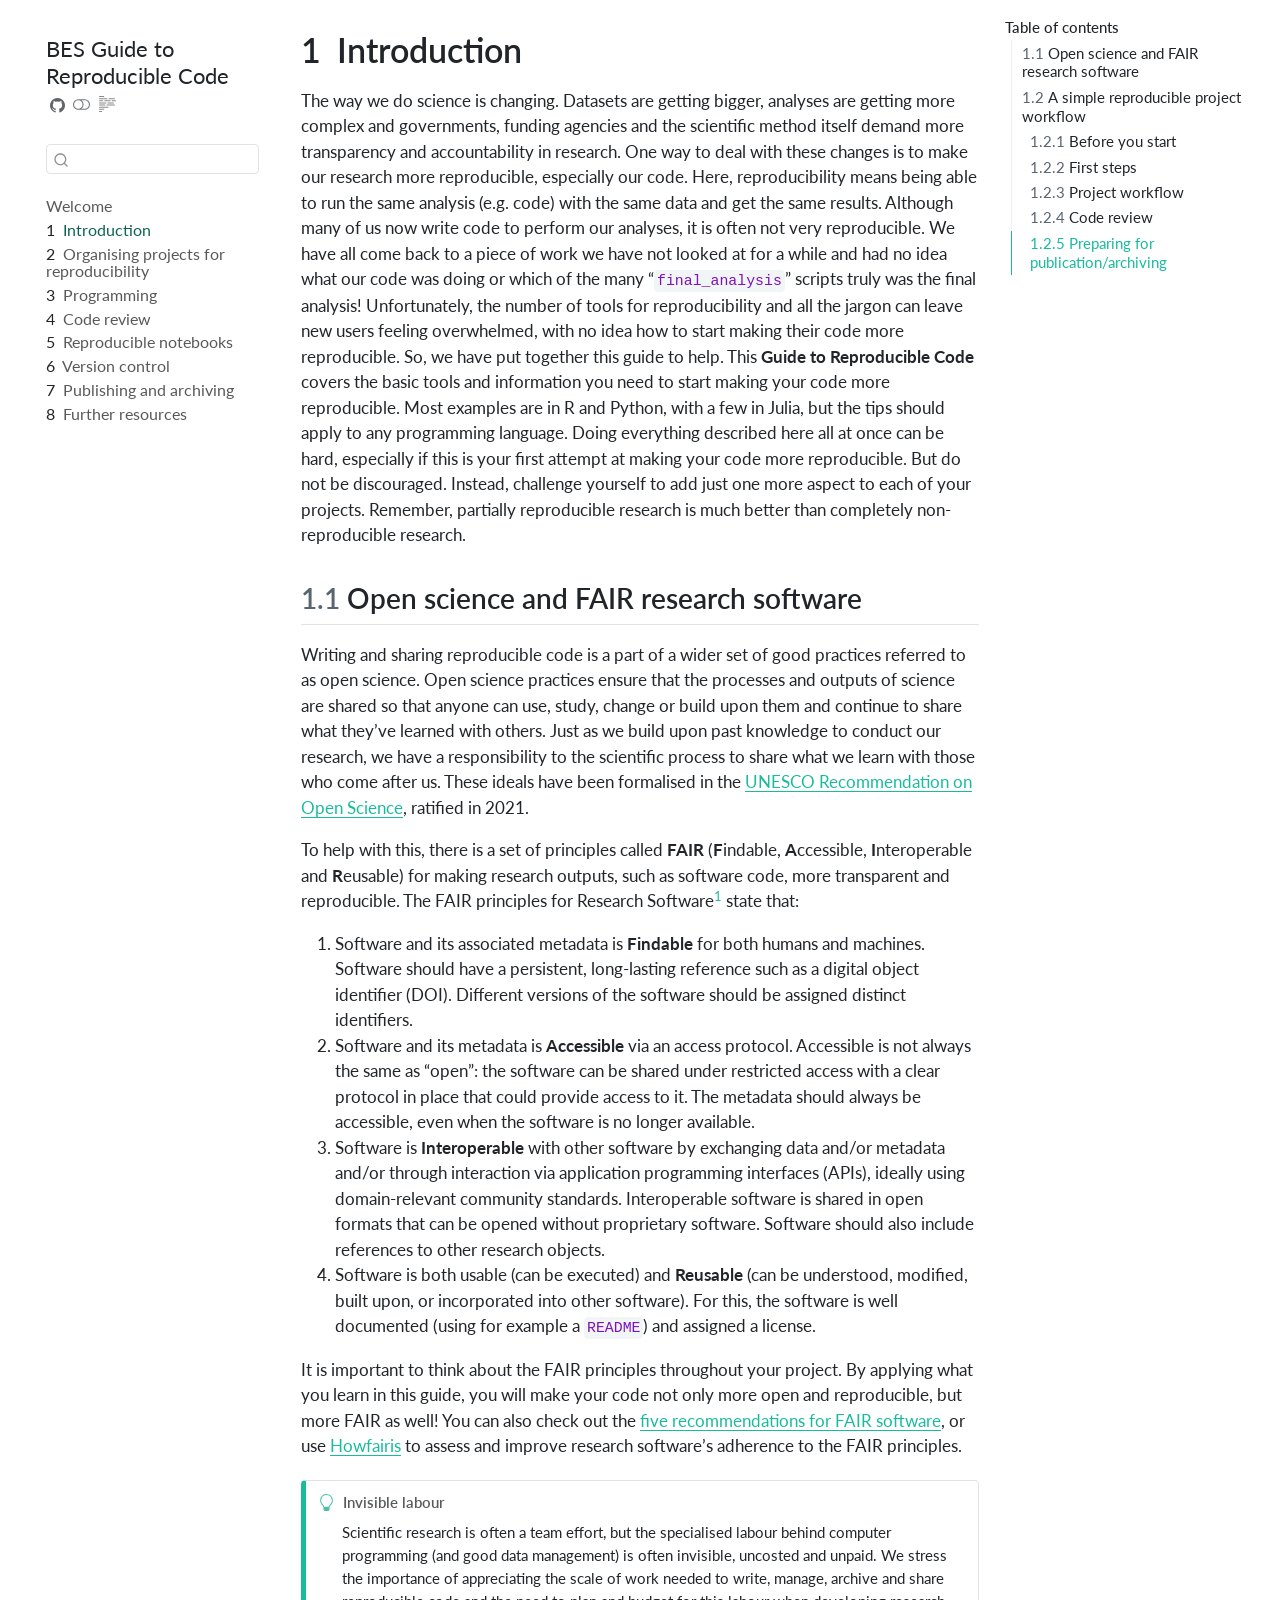
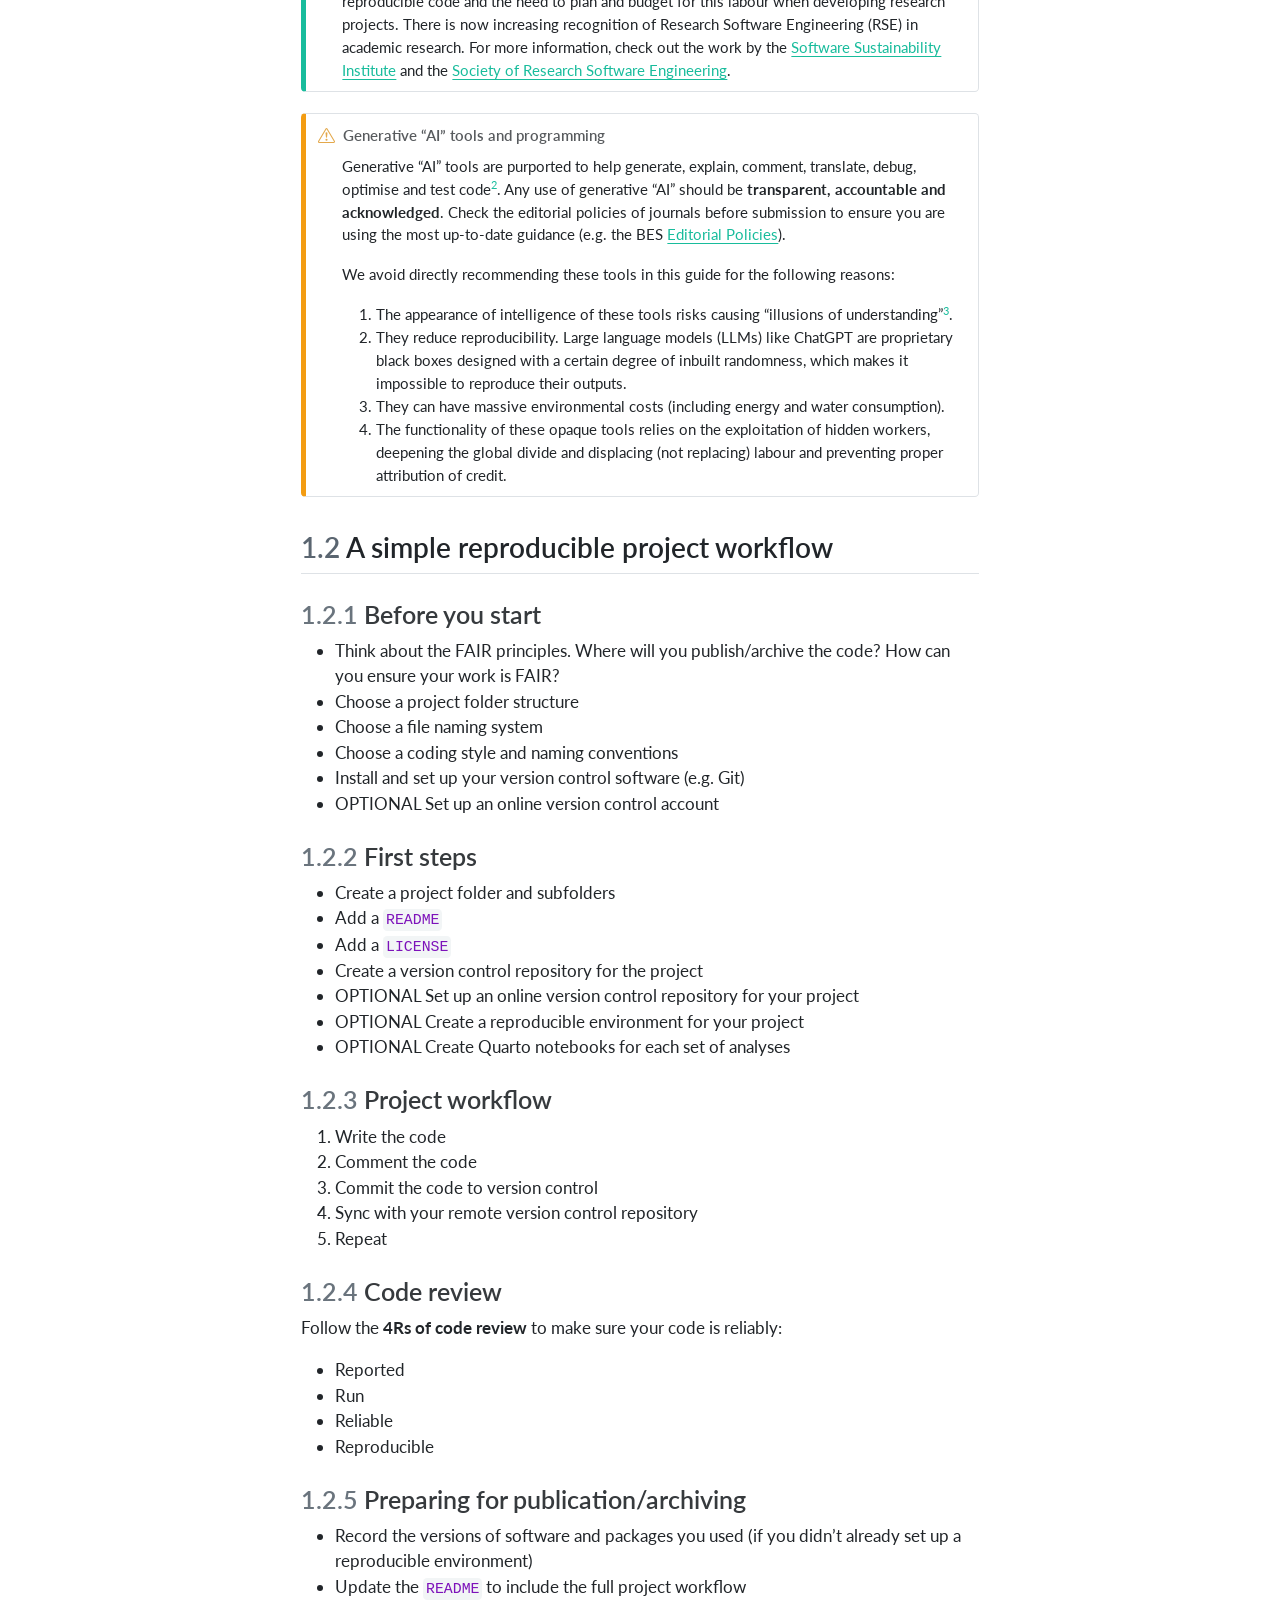
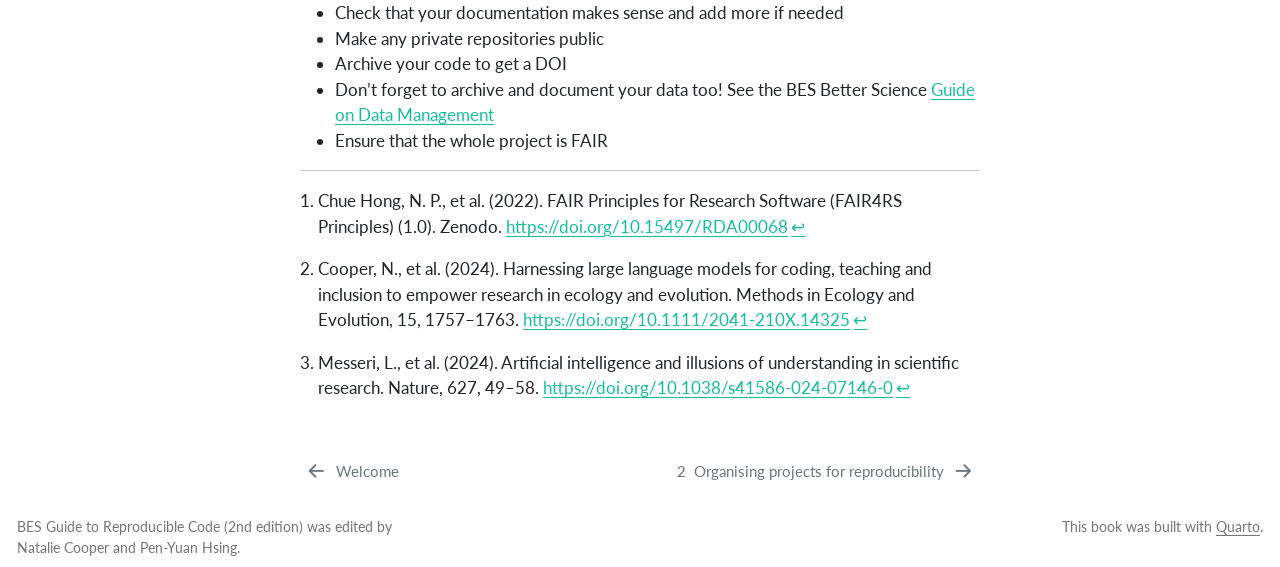
<file: intro.html>
<!DOCTYPE html>
<html xmlns="http://www.w3.org/1999/xhtml" lang="en" xml:lang="en"><head>

<meta charset="utf-8">
<meta name="generator" content="quarto-1.8.27">

<meta name="viewport" content="width=device-width, initial-scale=1.0, user-scalable=yes">

<meta name="author" content="Natalie Cooper and Pen-Yuan Hsing">

<title>1&nbsp; Introduction – BES Guide to Reproducible Code</title>
<style>
code{white-space: pre-wrap;}
span.smallcaps{font-variant: small-caps;}
div.columns{display: flex; gap: min(4vw, 1.5em);}
div.column{flex: auto; overflow-x: auto;}
div.hanging-indent{margin-left: 1.5em; text-indent: -1.5em;}
ul.task-list{list-style: none;}
ul.task-list li input[type="checkbox"] {
  width: 0.8em;
  margin: 0 0.8em 0.2em -1em; /* quarto-specific, see https://github.com/quarto-dev/quarto-cli/issues/4556 */ 
  vertical-align: middle;
}
</style>


<script src="site_libs/quarto-nav/quarto-nav.js"></script>
<script src="site_libs/quarto-nav/headroom.min.js"></script>
<script src="site_libs/clipboard/clipboard.min.js"></script>
<script src="site_libs/quarto-search/autocomplete.umd.js"></script>
<script src="site_libs/quarto-search/fuse.min.js"></script>
<script src="site_libs/quarto-search/quarto-search.js"></script>
<meta name="quarto:offset" content="./">
<link href="./organising-projects.html" rel="next">
<link href="./index.html" rel="prev">
<link href="./cover.jpg" rel="icon" type="image/jpeg">
<script src="site_libs/quarto-html/quarto.js" type="module"></script>
<script src="site_libs/quarto-html/tabsets/tabsets.js" type="module"></script>
<script src="site_libs/quarto-html/axe/axe-check.js" type="module"></script>
<script src="site_libs/quarto-html/popper.min.js"></script>
<script src="site_libs/quarto-html/tippy.umd.min.js"></script>
<script src="site_libs/quarto-html/anchor.min.js"></script>
<link href="site_libs/quarto-html/tippy.css" rel="stylesheet">
<link href="site_libs/quarto-html/quarto-syntax-highlighting-ed96de9b727972fe78a7b5d16c58bf87.css" rel="stylesheet" class="quarto-color-scheme" id="quarto-text-highlighting-styles">
<link href="site_libs/quarto-html/quarto-syntax-highlighting-dark-4d9afe2b8d18ee9fa5d0d57b5ed4214d.css" rel="stylesheet" class="quarto-color-scheme quarto-color-alternate" id="quarto-text-highlighting-styles">
<link href="site_libs/quarto-html/quarto-syntax-highlighting-ed96de9b727972fe78a7b5d16c58bf87.css" rel="stylesheet" class="quarto-color-scheme-extra" id="quarto-text-highlighting-styles">
<script src="site_libs/bootstrap/bootstrap.min.js"></script>
<link href="site_libs/bootstrap/bootstrap-icons.css" rel="stylesheet">
<link href="site_libs/bootstrap/bootstrap-4ff66e45b39d49436fe97d3fe27b9920.min.css" rel="stylesheet" append-hash="true" class="quarto-color-scheme" id="quarto-bootstrap" data-mode="light">
<link href="site_libs/bootstrap/bootstrap-dark-7e34ecb6a0e7991f0346b0751d4a7c3f.min.css" rel="stylesheet" append-hash="true" class="quarto-color-scheme quarto-color-alternate" id="quarto-bootstrap" data-mode="dark">
<link href="site_libs/bootstrap/bootstrap-4ff66e45b39d49436fe97d3fe27b9920.min.css" rel="stylesheet" append-hash="true" class="quarto-color-scheme-extra" id="quarto-bootstrap" data-mode="light">
<script id="quarto-search-options" type="application/json">{
  "location": "sidebar",
  "copy-button": false,
  "collapse-after": 3,
  "panel-placement": "start",
  "type": "textbox",
  "limit": 50,
  "keyboard-shortcut": [
    "f",
    "/",
    "s"
  ],
  "show-item-context": false,
  "language": {
    "search-no-results-text": "No results",
    "search-matching-documents-text": "matching documents",
    "search-copy-link-title": "Copy link to search",
    "search-hide-matches-text": "Hide additional matches",
    "search-more-match-text": "more match in this document",
    "search-more-matches-text": "more matches in this document",
    "search-clear-button-title": "Clear",
    "search-text-placeholder": "",
    "search-detached-cancel-button-title": "Cancel",
    "search-submit-button-title": "Submit",
    "search-label": "Search"
  }
}</script>


</head>

<body class="nav-sidebar floating quarto-light"><script id="quarto-html-before-body" type="application/javascript">
    const toggleBodyColorMode = (bsSheetEl) => {
      const mode = bsSheetEl.getAttribute("data-mode");
      const bodyEl = window.document.querySelector("body");
      if (mode === "dark") {
        bodyEl.classList.add("quarto-dark");
        bodyEl.classList.remove("quarto-light");
      } else {
        bodyEl.classList.add("quarto-light");
        bodyEl.classList.remove("quarto-dark");
      }
    }
    const toggleBodyColorPrimary = () => {
      const bsSheetEl = window.document.querySelector("link#quarto-bootstrap:not([rel=disabled-stylesheet])");
      if (bsSheetEl) {
        toggleBodyColorMode(bsSheetEl);
      }
    }
    const setColorSchemeToggle = (alternate) => {
      const toggles = window.document.querySelectorAll('.quarto-color-scheme-toggle');
      for (let i=0; i < toggles.length; i++) {
        const toggle = toggles[i];
        if (toggle) {
          if (alternate) {
            toggle.classList.add("alternate");
          } else {
            toggle.classList.remove("alternate");
          }
        }
      }
    };
    const toggleColorMode = (alternate) => {
      // Switch the stylesheets
      const primaryStylesheets = window.document.querySelectorAll('link.quarto-color-scheme:not(.quarto-color-alternate)');
      const alternateStylesheets = window.document.querySelectorAll('link.quarto-color-scheme.quarto-color-alternate');
      manageTransitions('#quarto-margin-sidebar .nav-link', false);
      if (alternate) {
        // note: dark is layered on light, we don't disable primary!
        enableStylesheet(alternateStylesheets);
        for (const sheetNode of alternateStylesheets) {
          if (sheetNode.id === "quarto-bootstrap") {
            toggleBodyColorMode(sheetNode);
          }
        }
      } else {
        disableStylesheet(alternateStylesheets);
        enableStylesheet(primaryStylesheets)
        toggleBodyColorPrimary();
      }
      manageTransitions('#quarto-margin-sidebar .nav-link', true);
      // Switch the toggles
      setColorSchemeToggle(alternate)
      // Hack to workaround the fact that safari doesn't
      // properly recolor the scrollbar when toggling (#1455)
      if (navigator.userAgent.indexOf('Safari') > 0 && navigator.userAgent.indexOf('Chrome') == -1) {
        manageTransitions("body", false);
        window.scrollTo(0, 1);
        setTimeout(() => {
          window.scrollTo(0, 0);
          manageTransitions("body", true);
        }, 40);
      }
    }
    const disableStylesheet = (stylesheets) => {
      for (let i=0; i < stylesheets.length; i++) {
        const stylesheet = stylesheets[i];
        stylesheet.rel = 'disabled-stylesheet';
      }
    }
    const enableStylesheet = (stylesheets) => {
      for (let i=0; i < stylesheets.length; i++) {
        const stylesheet = stylesheets[i];
        if(stylesheet.rel !== 'stylesheet') { // for Chrome, which will still FOUC without this check
          stylesheet.rel = 'stylesheet';
        }
      }
    }
    const manageTransitions = (selector, allowTransitions) => {
      const els = window.document.querySelectorAll(selector);
      for (let i=0; i < els.length; i++) {
        const el = els[i];
        if (allowTransitions) {
          el.classList.remove('notransition');
        } else {
          el.classList.add('notransition');
        }
      }
    }
    const isFileUrl = () => {
      return window.location.protocol === 'file:';
    }
    const hasAlternateSentinel = () => {
      let styleSentinel = getColorSchemeSentinel();
      if (styleSentinel !== null) {
        return styleSentinel === "alternate";
      } else {
        return false;
      }
    }
    const setStyleSentinel = (alternate) => {
      const value = alternate ? "alternate" : "default";
      if (!isFileUrl()) {
        window.localStorage.setItem("quarto-color-scheme", value);
      } else {
        localAlternateSentinel = value;
      }
    }
    const getColorSchemeSentinel = () => {
      if (!isFileUrl()) {
        const storageValue = window.localStorage.getItem("quarto-color-scheme");
        return storageValue != null ? storageValue : localAlternateSentinel;
      } else {
        return localAlternateSentinel;
      }
    }
    const toggleGiscusIfUsed = (isAlternate, darkModeDefault) => {
      const baseTheme = document.querySelector('#giscus-base-theme')?.value ?? 'light';
      const alternateTheme = document.querySelector('#giscus-alt-theme')?.value ?? 'dark';
      let newTheme = '';
      if(authorPrefersDark) {
        newTheme = isAlternate ? baseTheme : alternateTheme;
      } else {
        newTheme = isAlternate ? alternateTheme : baseTheme;
      }
      const changeGiscusTheme = () => {
        // From: https://github.com/giscus/giscus/issues/336
        const sendMessage = (message) => {
          const iframe = document.querySelector('iframe.giscus-frame');
          if (!iframe) return;
          iframe.contentWindow.postMessage({ giscus: message }, 'https://giscus.app');
        }
        sendMessage({
          setConfig: {
            theme: newTheme
          }
        });
      }
      const isGiscussLoaded = window.document.querySelector('iframe.giscus-frame') !== null;
      if (isGiscussLoaded) {
        changeGiscusTheme();
      }
    };
    const authorPrefersDark = false;
    const queryPrefersDark = window.matchMedia('(prefers-color-scheme: dark)');
    const darkModeDefault = queryPrefersDark.matches;
      document.querySelector('link#quarto-text-highlighting-styles.quarto-color-scheme-extra').rel = 'disabled-stylesheet';
      document.querySelector('link#quarto-bootstrap.quarto-color-scheme-extra').rel = 'disabled-stylesheet';
    let localAlternateSentinel = darkModeDefault ? 'alternate' : 'default';
    // Dark / light mode switch
    window.quartoToggleColorScheme = () => {
      // Read the current dark / light value
      let toAlternate = !hasAlternateSentinel();
      toggleColorMode(toAlternate);
      setStyleSentinel(toAlternate);
      toggleGiscusIfUsed(toAlternate, darkModeDefault);
      window.dispatchEvent(new Event('resize'));
    };
    queryPrefersDark.addEventListener("change", e => {
      if(window.localStorage.getItem("quarto-color-scheme") !== null)
        return;
      const alternate = e.matches
      toggleColorMode(alternate);
      localAlternateSentinel = e.matches ? 'alternate' : 'default'; // this is used alongside local storage!
      toggleGiscusIfUsed(alternate, darkModeDefault);
    });
    // Switch to dark mode if need be
    if (hasAlternateSentinel()) {
      toggleColorMode(true);
    } else {
      toggleColorMode(false);
    }
  </script>

<div id="quarto-search-results"></div>
  <header id="quarto-header" class="headroom fixed-top">
  <nav class="quarto-secondary-nav">
    <div class="container-fluid d-flex">
      <button type="button" class="quarto-btn-toggle btn" data-bs-toggle="collapse" role="button" data-bs-target=".quarto-sidebar-collapse-item" aria-controls="quarto-sidebar" aria-expanded="false" aria-label="Toggle sidebar navigation" onclick="if (window.quartoToggleHeadroom) { window.quartoToggleHeadroom(); }">
        <i class="bi bi-layout-text-sidebar-reverse"></i>
      </button>
        <nav class="quarto-page-breadcrumbs" aria-label="breadcrumb"><ol class="breadcrumb"><li class="breadcrumb-item"><a href="./intro.html"><span class="chapter-number">1</span>&nbsp; <span class="chapter-title">Introduction</span></a></li></ol></nav>
        <a class="flex-grow-1" role="navigation" data-bs-toggle="collapse" data-bs-target=".quarto-sidebar-collapse-item" aria-controls="quarto-sidebar" aria-expanded="false" aria-label="Toggle sidebar navigation" onclick="if (window.quartoToggleHeadroom) { window.quartoToggleHeadroom(); }">      
        </a>
      <button type="button" class="btn quarto-search-button" aria-label="Search" onclick="window.quartoOpenSearch();">
        <i class="bi bi-search"></i>
      </button>
    </div>
  </nav>
</header>
<!-- content -->
<div id="quarto-content" class="quarto-container page-columns page-rows-contents page-layout-article">
<!-- sidebar -->
  <nav id="quarto-sidebar" class="sidebar collapse collapse-horizontal quarto-sidebar-collapse-item sidebar-navigation floating overflow-auto">
    <div class="pt-lg-2 mt-2 text-left sidebar-header">
    <div class="sidebar-title mb-0 py-0">
      <a href="./">BES Guide to Reproducible Code</a> 
        <div class="sidebar-tools-main tools-wide">
    <a href="https://github.com/BES-Guide/reproducible-code" title="Source Code" class="quarto-navigation-tool px-1" aria-label="Source Code"><i class="bi bi-github"></i></a>
  <a href="" class="quarto-color-scheme-toggle quarto-navigation-tool  px-1" onclick="window.quartoToggleColorScheme(); return false;" title="Toggle dark mode"><i class="bi"></i></a>
  <a href="" class="quarto-reader-toggle quarto-navigation-tool px-1" onclick="window.quartoToggleReader(); return false;" title="Toggle reader mode">
  <div class="quarto-reader-toggle-btn">
  <i class="bi"></i>
  </div>
</a>
</div>
    </div>
      </div>
        <div class="mt-2 flex-shrink-0 align-items-center">
        <div class="sidebar-search">
        <div id="quarto-search" class="" title="Search"></div>
        </div>
        </div>
    <div class="sidebar-menu-container"> 
    <ul class="list-unstyled mt-1">
        <li class="sidebar-item">
  <div class="sidebar-item-container"> 
  <a href="./index.html" class="sidebar-item-text sidebar-link">
 <span class="menu-text">Welcome</span></a>
  </div>
</li>
        <li class="sidebar-item">
  <div class="sidebar-item-container"> 
  <a href="./intro.html" class="sidebar-item-text sidebar-link active">
 <span class="menu-text"><span class="chapter-number">1</span>&nbsp; <span class="chapter-title">Introduction</span></span></a>
  </div>
</li>
        <li class="sidebar-item">
  <div class="sidebar-item-container"> 
  <a href="./organising-projects.html" class="sidebar-item-text sidebar-link">
 <span class="menu-text"><span class="chapter-number">2</span>&nbsp; <span class="chapter-title">Organising projects for reproducibility</span></span></a>
  </div>
</li>
        <li class="sidebar-item">
  <div class="sidebar-item-container"> 
  <a href="./programming.html" class="sidebar-item-text sidebar-link">
 <span class="menu-text"><span class="chapter-number">3</span>&nbsp; <span class="chapter-title">Programming</span></span></a>
  </div>
</li>
        <li class="sidebar-item">
  <div class="sidebar-item-container"> 
  <a href="./code-review.html" class="sidebar-item-text sidebar-link">
 <span class="menu-text"><span class="chapter-number">4</span>&nbsp; <span class="chapter-title">Code review</span></span></a>
  </div>
</li>
        <li class="sidebar-item">
  <div class="sidebar-item-container"> 
  <a href="./reproducible-notebooks.html" class="sidebar-item-text sidebar-link">
 <span class="menu-text"><span class="chapter-number">5</span>&nbsp; <span class="chapter-title">Reproducible notebooks</span></span></a>
  </div>
</li>
        <li class="sidebar-item">
  <div class="sidebar-item-container"> 
  <a href="./version-control.html" class="sidebar-item-text sidebar-link">
 <span class="menu-text"><span class="chapter-number">6</span>&nbsp; <span class="chapter-title">Version control</span></span></a>
  </div>
</li>
        <li class="sidebar-item">
  <div class="sidebar-item-container"> 
  <a href="./publishing-and-archiving.html" class="sidebar-item-text sidebar-link">
 <span class="menu-text"><span class="chapter-number">7</span>&nbsp; <span class="chapter-title">Publishing and archiving</span></span></a>
  </div>
</li>
        <li class="sidebar-item">
  <div class="sidebar-item-container"> 
  <a href="./further-resources.html" class="sidebar-item-text sidebar-link">
 <span class="menu-text"><span class="chapter-number">8</span>&nbsp; <span class="chapter-title">Further resources</span></span></a>
  </div>
</li>
    </ul>
    </div>
</nav>
<div id="quarto-sidebar-glass" class="quarto-sidebar-collapse-item" data-bs-toggle="collapse" data-bs-target=".quarto-sidebar-collapse-item"></div>
<!-- margin-sidebar -->
    <div id="quarto-margin-sidebar" class="sidebar margin-sidebar">
        <nav id="TOC" role="doc-toc" class="toc-active">
    <h2 id="toc-title">Table of contents</h2>
   
  <ul>
  <li><a href="#open-science-and-fair-research-software" id="toc-open-science-and-fair-research-software" class="nav-link active" data-scroll-target="#open-science-and-fair-research-software"><span class="header-section-number">1.1</span> Open science and FAIR research software</a></li>
  <li><a href="#a-simple-reproducible-project-workflow" id="toc-a-simple-reproducible-project-workflow" class="nav-link" data-scroll-target="#a-simple-reproducible-project-workflow"><span class="header-section-number">1.2</span> A simple reproducible project workflow</a>
  <ul class="collapse">
  <li><a href="#before-you-start" id="toc-before-you-start" class="nav-link" data-scroll-target="#before-you-start"><span class="header-section-number">1.2.1</span> Before you start</a></li>
  <li><a href="#first-steps" id="toc-first-steps" class="nav-link" data-scroll-target="#first-steps"><span class="header-section-number">1.2.2</span> First steps</a></li>
  <li><a href="#project-workflow" id="toc-project-workflow" class="nav-link" data-scroll-target="#project-workflow"><span class="header-section-number">1.2.3</span> Project workflow</a></li>
  <li><a href="#code-review" id="toc-code-review" class="nav-link" data-scroll-target="#code-review"><span class="header-section-number">1.2.4</span> Code review</a></li>
  <li><a href="#preparing-for-publicationarchiving" id="toc-preparing-for-publicationarchiving" class="nav-link" data-scroll-target="#preparing-for-publicationarchiving"><span class="header-section-number">1.2.5</span> Preparing for publication/archiving</a></li>
  </ul></li>
  </ul>
</nav>
    </div>
<!-- main -->
<main class="content" id="quarto-document-content">


<header id="title-block-header" class="quarto-title-block default">
<div class="quarto-title">
<h1 class="title"><span id="sec-introduction" class="quarto-section-identifier"><span class="chapter-number">1</span>&nbsp; <span class="chapter-title">Introduction</span></span></h1>
</div>



<div class="quarto-title-meta">

    
  
    
  </div>
  


</header>


<p>The way we do science is changing. Datasets are getting bigger, analyses are getting more complex and governments, funding agencies and the scientific method itself demand more transparency and accountability in research. One way to deal with these changes is to make our research more reproducible, especially our code. Here, reproducibility means being able to run the same analysis (e.g.&nbsp;code) with the same data and get the same results. Although many of us now write code to perform our analyses, it is often not very reproducible. We have all come back to a piece of work we have not looked at for a while and had no idea what our code was doing or which of the many “<code>final_analysis</code>” scripts truly was the final analysis! Unfortunately, the number of tools for reproducibility and all the jargon can leave new users feeling overwhelmed, with no idea how to start making their code more reproducible. So, we have put together this guide to help. This <strong>Guide to Reproducible Code</strong> covers the basic tools and information you need to start making your code more reproducible. Most examples are in R and Python, with a few in Julia, but the tips should apply to any programming language. Doing everything described here all at once can be hard, especially if this is your first attempt at making your code more reproducible. But do not be discouraged. Instead, challenge yourself to add just one more aspect to each of your projects. Remember, partially reproducible research is much better than completely non-reproducible research.</p>
<section id="open-science-and-fair-research-software" class="level2" data-number="1.1">
<h2 data-number="1.1" class="anchored" data-anchor-id="open-science-and-fair-research-software"><span class="header-section-number">1.1</span> Open science and FAIR research software</h2>
<p>Writing and sharing reproducible code is a part of a wider set of good practices referred to as open science. Open science practices ensure that the processes and outputs of science are shared so that anyone can use, study, change or build upon them and continue to share what they’ve learned with others. Just as we build upon past knowledge to conduct our research, we have a responsibility to the scientific process to share what we learn with those who come after us. These ideals have been formalised in the <a href="https://www.unesco.org/en/open-science/about">UNESCO Recommendation on Open Science</a>, ratified in 2021.</p>
<p>To help with this, there is a set of principles called <strong>FAIR</strong> (<strong>F</strong>indable, <strong>A</strong>ccessible, <strong>I</strong>nteroperable and <strong>R</strong>eusable) for making research outputs, such as software code, more transparent and reproducible. The FAIR principles for Research Software<a href="#fn1" class="footnote-ref" id="fnref1" role="doc-noteref"><sup>1</sup></a> state that:</p>
<ol type="1">
<li>Software and its associated metadata is <strong>Findable</strong> for both humans and machines. Software should have a persistent, long-lasting reference such as a digital object identifier (DOI). Different versions of the software should be assigned distinct identifiers.</li>
<li>Software and its metadata is <strong>Accessible</strong> via an access protocol. Accessible is not always the same as “open”: the software can be shared under restricted access with a clear protocol in place that could provide access to it. The metadata should always be accessible, even when the software is no longer available.</li>
<li>Software is <strong>Interoperable</strong> with other software by exchanging data and/or metadata and/or through interaction via application programming interfaces (APIs), ideally using domain-relevant community standards. Interoperable software is shared in open formats that can be opened without proprietary software. Software should also include references to other research objects.</li>
<li>Software is both usable (can be executed) and <strong>Reusable</strong> (can be understood, modified, built upon, or incorporated into other software). For this, the software is well documented (using for example a <code>README</code>) and assigned a license.</li>
</ol>
<p>It is important to think about the FAIR principles throughout your project. By applying what you learn in this guide, you will make your code not only more open and reproducible, but more FAIR as well! You can also check out the <a href="https://fair-software.nl/">five recommendations for FAIR software</a>, or use <a href="https://www.howfairis.com/">Howfairis</a> to assess and improve research software’s adherence to the FAIR principles.</p>
<div class="callout callout-style-simple callout-tip callout-titled">
<div class="callout-header d-flex align-content-center">
<div class="callout-icon-container">
<i class="callout-icon"></i>
</div>
<div class="callout-title-container flex-fill">
<span class="screen-reader-only">Tip</span>Invisible labour
</div>
</div>
<div class="callout-body-container callout-body">
<p>Scientific research is often a team effort, but the specialised labour behind computer programming (and good data management) is often invisible, uncosted and unpaid. We stress the importance of appreciating the scale of work needed to write, manage, archive and share reproducible code and the need to plan and budget for this labour when developing research projects. There is now increasing recognition of Research Software Engineering (RSE) in academic research. For more information, check out the work by the <a href="https://www.software.ac.uk/about/research-software-engineers">Software Sustainability Institute</a> and the <a href="https://society-rse.org/about/">Society of Research Software Engineering</a>.</p>
</div>
</div>
<div class="callout callout-style-simple callout-warning callout-titled">
<div class="callout-header d-flex align-content-center">
<div class="callout-icon-container">
<i class="callout-icon"></i>
</div>
<div class="callout-title-container flex-fill">
<span class="screen-reader-only">Warning</span>Generative “AI” tools and programming
</div>
</div>
<div class="callout-body-container callout-body">
<p>Generative “AI” tools are purported to help generate, explain, comment, translate, debug, optimise and test code<a href="#fn2" class="footnote-ref" id="fnref2" role="doc-noteref"><sup>2</sup></a>. Any use of generative “AI” should be <strong>transparent, accountable and acknowledged</strong>. Check the editorial policies of journals before submission to ensure you are using the most up-to-date guidance (e.g.&nbsp;the BES <a href="https://besjournals.onlinelibrary.wiley.com/hub/editorial-policies">Editorial Policies</a>).</p>
<p>We avoid directly recommending these tools in this guide for the following reasons:</p>
<ol type="1">
<li>The appearance of intelligence of these tools risks causing “illusions of understanding”<a href="#fn3" class="footnote-ref" id="fnref3" role="doc-noteref"><sup>3</sup></a>.</li>
<li>They reduce reproducibility. Large language models (LLMs) like ChatGPT are proprietary black boxes designed with a certain degree of inbuilt randomness, which makes it impossible to reproduce their outputs.</li>
<li>They can have massive environmental costs (including energy and water consumption).</li>
<li>The functionality of these opaque tools relies on the exploitation of hidden workers, deepening the global divide and displacing (not replacing) labour and preventing proper attribution of credit.</li>
</ol>
</div>
</div>
</section>
<section id="a-simple-reproducible-project-workflow" class="level2" data-number="1.2">
<h2 data-number="1.2" class="anchored" data-anchor-id="a-simple-reproducible-project-workflow"><span class="header-section-number">1.2</span> A simple reproducible project workflow</h2>
<section id="before-you-start" class="level3" data-number="1.2.1">
<h3 data-number="1.2.1" class="anchored" data-anchor-id="before-you-start"><span class="header-section-number">1.2.1</span> Before you start</h3>
<ul>
<li>Think about the FAIR principles. Where will you publish/archive the code? How can you ensure your work is FAIR?</li>
<li>Choose a project folder structure</li>
<li>Choose a file naming system</li>
<li>Choose a coding style and naming conventions</li>
<li>Install and set up your version control software (e.g.&nbsp;Git)</li>
<li>OPTIONAL Set up an online version control account</li>
</ul>
</section>
<section id="first-steps" class="level3" data-number="1.2.2">
<h3 data-number="1.2.2" class="anchored" data-anchor-id="first-steps"><span class="header-section-number">1.2.2</span> First steps</h3>
<ul>
<li>Create a project folder and subfolders</li>
<li>Add a <code>README</code></li>
<li>Add a <code>LICENSE</code></li>
<li>Create a version control repository for the project</li>
<li>OPTIONAL Set up an online version control repository for your project</li>
<li>OPTIONAL Create a reproducible environment for your project</li>
<li>OPTIONAL Create Quarto notebooks for each set of analyses</li>
</ul>
</section>
<section id="project-workflow" class="level3" data-number="1.2.3">
<h3 data-number="1.2.3" class="anchored" data-anchor-id="project-workflow"><span class="header-section-number">1.2.3</span> Project workflow</h3>
<ol type="1">
<li>Write the code</li>
<li>Comment the code</li>
<li>Commit the code to version control</li>
<li>Sync with your remote version control repository</li>
<li>Repeat</li>
</ol>
</section>
<section id="code-review" class="level3" data-number="1.2.4">
<h3 data-number="1.2.4" class="anchored" data-anchor-id="code-review"><span class="header-section-number">1.2.4</span> Code review</h3>
<p>Follow the <strong>4Rs of code review</strong> to make sure your code is reliably:</p>
<ul>
<li>Reported</li>
<li>Run</li>
<li>Reliable</li>
<li>Reproducible</li>
</ul>
</section>
<section id="preparing-for-publicationarchiving" class="level3" data-number="1.2.5">
<h3 data-number="1.2.5" class="anchored" data-anchor-id="preparing-for-publicationarchiving"><span class="header-section-number">1.2.5</span> Preparing for publication/archiving</h3>
<ul>
<li>Record the versions of software and packages you used (if you didn’t already set up a reproducible environment)</li>
<li>Update the <code>README</code> to include the full project workflow</li>
<li>Check that your documentation makes sense and add more if needed</li>
<li>Make any private repositories public</li>
<li>Archive your code to get a DOI</li>
<li>Don’t forget to archive and document your data too! See the BES Better Science <a href="https://www.britishecologicalsociety.org/content/better-science-guides/">Guide on Data Management</a></li>
<li>Ensure that the whole project is FAIR</li>
</ul>


</section>
</section>
<section id="footnotes" class="footnotes footnotes-end-of-document" role="doc-endnotes">
<hr>
<ol>
<li id="fn1"><p>Chue Hong, N. P., et al.&nbsp;(2022). FAIR Principles for Research Software (FAIR4RS Principles) (1.0). Zenodo. <a href="https://doi.org/10.15497/RDA00068">https://doi.org/10.15497/RDA00068</a><a href="#fnref1" class="footnote-back" role="doc-backlink">↩︎</a></p></li>
<li id="fn2"><p>Cooper, N., et al.&nbsp;(2024). Harnessing large language models for coding, teaching and inclusion to empower research in ecology and evolution. Methods in Ecology and Evolution, 15, 1757–1763. <a href="https://doi.org/10.1111/2041-210X.14325">https://doi.org/10.1111/2041-210X.14325</a><a href="#fnref2" class="footnote-back" role="doc-backlink">↩︎</a></p></li>
<li id="fn3"><p>Messeri, L., et al.&nbsp;(2024). Artificial intelligence and illusions of understanding in scientific research. Nature, 627, 49–58. <a href="https://doi.org/10.1038/s41586-024-07146-0">https://doi.org/10.1038/s41586-024-07146-0</a><a href="#fnref3" class="footnote-back" role="doc-backlink">↩︎</a></p></li>
</ol>
</section>

</main> <!-- /main -->
<script id="quarto-html-after-body" type="application/javascript">
  window.document.addEventListener("DOMContentLoaded", function (event) {
    // Ensure there is a toggle, if there isn't float one in the top right
    if (window.document.querySelector('.quarto-color-scheme-toggle') === null) {
      const a = window.document.createElement('a');
      a.classList.add('top-right');
      a.classList.add('quarto-color-scheme-toggle');
      a.href = "";
      a.onclick = function() { try { window.quartoToggleColorScheme(); } catch {} return false; };
      const i = window.document.createElement("i");
      i.classList.add('bi');
      a.appendChild(i);
      window.document.body.appendChild(a);
    }
    setColorSchemeToggle(hasAlternateSentinel())
    const icon = "";
    const anchorJS = new window.AnchorJS();
    anchorJS.options = {
      placement: 'right',
      icon: icon
    };
    anchorJS.add('.anchored');
    const isCodeAnnotation = (el) => {
      for (const clz of el.classList) {
        if (clz.startsWith('code-annotation-')) {                     
          return true;
        }
      }
      return false;
    }
    const onCopySuccess = function(e) {
      // button target
      const button = e.trigger;
      // don't keep focus
      button.blur();
      // flash "checked"
      button.classList.add('code-copy-button-checked');
      var currentTitle = button.getAttribute("title");
      button.setAttribute("title", "Copied!");
      let tooltip;
      if (window.bootstrap) {
        button.setAttribute("data-bs-toggle", "tooltip");
        button.setAttribute("data-bs-placement", "left");
        button.setAttribute("data-bs-title", "Copied!");
        tooltip = new bootstrap.Tooltip(button, 
          { trigger: "manual", 
            customClass: "code-copy-button-tooltip",
            offset: [0, -8]});
        tooltip.show();    
      }
      setTimeout(function() {
        if (tooltip) {
          tooltip.hide();
          button.removeAttribute("data-bs-title");
          button.removeAttribute("data-bs-toggle");
          button.removeAttribute("data-bs-placement");
        }
        button.setAttribute("title", currentTitle);
        button.classList.remove('code-copy-button-checked');
      }, 1000);
      // clear code selection
      e.clearSelection();
    }
    const getTextToCopy = function(trigger) {
      const outerScaffold = trigger.parentElement.cloneNode(true);
      const codeEl = outerScaffold.querySelector('code');
      for (const childEl of codeEl.children) {
        if (isCodeAnnotation(childEl)) {
          childEl.remove();
        }
      }
      return codeEl.innerText;
    }
    const clipboard = new window.ClipboardJS('.code-copy-button:not([data-in-quarto-modal])', {
      text: getTextToCopy
    });
    clipboard.on('success', onCopySuccess);
    if (window.document.getElementById('quarto-embedded-source-code-modal')) {
      const clipboardModal = new window.ClipboardJS('.code-copy-button[data-in-quarto-modal]', {
        text: getTextToCopy,
        container: window.document.getElementById('quarto-embedded-source-code-modal')
      });
      clipboardModal.on('success', onCopySuccess);
    }
      var localhostRegex = new RegExp(/^(?:http|https):\/\/localhost\:?[0-9]*\//);
      var mailtoRegex = new RegExp(/^mailto:/);
        var filterRegex = new RegExp("https:\/\/bes-guide\.github\.io\/reproducible-code\/");
      var isInternal = (href) => {
          return filterRegex.test(href) || localhostRegex.test(href) || mailtoRegex.test(href);
      }
      // Inspect non-navigation links and adorn them if external
     var links = window.document.querySelectorAll('a[href]:not(.nav-link):not(.navbar-brand):not(.toc-action):not(.sidebar-link):not(.sidebar-item-toggle):not(.pagination-link):not(.no-external):not([aria-hidden]):not(.dropdown-item):not(.quarto-navigation-tool):not(.about-link)');
      for (var i=0; i<links.length; i++) {
        const link = links[i];
        if (!isInternal(link.href)) {
          // undo the damage that might have been done by quarto-nav.js in the case of
          // links that we want to consider external
          if (link.dataset.originalHref !== undefined) {
            link.href = link.dataset.originalHref;
          }
        }
      }
    function tippyHover(el, contentFn, onTriggerFn, onUntriggerFn) {
      const config = {
        allowHTML: true,
        maxWidth: 500,
        delay: 100,
        arrow: false,
        appendTo: function(el) {
            return el.parentElement;
        },
        interactive: true,
        interactiveBorder: 10,
        theme: 'quarto',
        placement: 'bottom-start',
      };
      if (contentFn) {
        config.content = contentFn;
      }
      if (onTriggerFn) {
        config.onTrigger = onTriggerFn;
      }
      if (onUntriggerFn) {
        config.onUntrigger = onUntriggerFn;
      }
      window.tippy(el, config); 
    }
    const noterefs = window.document.querySelectorAll('a[role="doc-noteref"]');
    for (var i=0; i<noterefs.length; i++) {
      const ref = noterefs[i];
      tippyHover(ref, function() {
        // use id or data attribute instead here
        let href = ref.getAttribute('data-footnote-href') || ref.getAttribute('href');
        try { href = new URL(href).hash; } catch {}
        const id = href.replace(/^#\/?/, "");
        const note = window.document.getElementById(id);
        if (note) {
          return note.innerHTML;
        } else {
          return "";
        }
      });
    }
    const xrefs = window.document.querySelectorAll('a.quarto-xref');
    const processXRef = (id, note) => {
      // Strip column container classes
      const stripColumnClz = (el) => {
        el.classList.remove("page-full", "page-columns");
        if (el.children) {
          for (const child of el.children) {
            stripColumnClz(child);
          }
        }
      }
      stripColumnClz(note)
      if (id === null || id.startsWith('sec-')) {
        // Special case sections, only their first couple elements
        const container = document.createElement("div");
        if (note.children && note.children.length > 2) {
          container.appendChild(note.children[0].cloneNode(true));
          for (let i = 1; i < note.children.length; i++) {
            const child = note.children[i];
            if (child.tagName === "P" && child.innerText === "") {
              continue;
            } else {
              container.appendChild(child.cloneNode(true));
              break;
            }
          }
          if (window.Quarto?.typesetMath) {
            window.Quarto.typesetMath(container);
          }
          return container.innerHTML
        } else {
          if (window.Quarto?.typesetMath) {
            window.Quarto.typesetMath(note);
          }
          return note.innerHTML;
        }
      } else {
        // Remove any anchor links if they are present
        const anchorLink = note.querySelector('a.anchorjs-link');
        if (anchorLink) {
          anchorLink.remove();
        }
        if (window.Quarto?.typesetMath) {
          window.Quarto.typesetMath(note);
        }
        if (note.classList.contains("callout")) {
          return note.outerHTML;
        } else {
          return note.innerHTML;
        }
      }
    }
    for (var i=0; i<xrefs.length; i++) {
      const xref = xrefs[i];
      tippyHover(xref, undefined, function(instance) {
        instance.disable();
        let url = xref.getAttribute('href');
        let hash = undefined; 
        if (url.startsWith('#')) {
          hash = url;
        } else {
          try { hash = new URL(url).hash; } catch {}
        }
        if (hash) {
          const id = hash.replace(/^#\/?/, "");
          const note = window.document.getElementById(id);
          if (note !== null) {
            try {
              const html = processXRef(id, note.cloneNode(true));
              instance.setContent(html);
            } finally {
              instance.enable();
              instance.show();
            }
          } else {
            // See if we can fetch this
            fetch(url.split('#')[0])
            .then(res => res.text())
            .then(html => {
              const parser = new DOMParser();
              const htmlDoc = parser.parseFromString(html, "text/html");
              const note = htmlDoc.getElementById(id);
              if (note !== null) {
                const html = processXRef(id, note);
                instance.setContent(html);
              } 
            }).finally(() => {
              instance.enable();
              instance.show();
            });
          }
        } else {
          // See if we can fetch a full url (with no hash to target)
          // This is a special case and we should probably do some content thinning / targeting
          fetch(url)
          .then(res => res.text())
          .then(html => {
            const parser = new DOMParser();
            const htmlDoc = parser.parseFromString(html, "text/html");
            const note = htmlDoc.querySelector('main.content');
            if (note !== null) {
              // This should only happen for chapter cross references
              // (since there is no id in the URL)
              // remove the first header
              if (note.children.length > 0 && note.children[0].tagName === "HEADER") {
                note.children[0].remove();
              }
              const html = processXRef(null, note);
              instance.setContent(html);
            } 
          }).finally(() => {
            instance.enable();
            instance.show();
          });
        }
      }, function(instance) {
      });
    }
        let selectedAnnoteEl;
        const selectorForAnnotation = ( cell, annotation) => {
          let cellAttr = 'data-code-cell="' + cell + '"';
          let lineAttr = 'data-code-annotation="' +  annotation + '"';
          const selector = 'span[' + cellAttr + '][' + lineAttr + ']';
          return selector;
        }
        const selectCodeLines = (annoteEl) => {
          const doc = window.document;
          const targetCell = annoteEl.getAttribute("data-target-cell");
          const targetAnnotation = annoteEl.getAttribute("data-target-annotation");
          const annoteSpan = window.document.querySelector(selectorForAnnotation(targetCell, targetAnnotation));
          const lines = annoteSpan.getAttribute("data-code-lines").split(",");
          const lineIds = lines.map((line) => {
            return targetCell + "-" + line;
          })
          let top = null;
          let height = null;
          let parent = null;
          if (lineIds.length > 0) {
              //compute the position of the single el (top and bottom and make a div)
              const el = window.document.getElementById(lineIds[0]);
              top = el.offsetTop;
              height = el.offsetHeight;
              parent = el.parentElement.parentElement;
            if (lineIds.length > 1) {
              const lastEl = window.document.getElementById(lineIds[lineIds.length - 1]);
              const bottom = lastEl.offsetTop + lastEl.offsetHeight;
              height = bottom - top;
            }
            if (top !== null && height !== null && parent !== null) {
              // cook up a div (if necessary) and position it 
              let div = window.document.getElementById("code-annotation-line-highlight");
              if (div === null) {
                div = window.document.createElement("div");
                div.setAttribute("id", "code-annotation-line-highlight");
                div.style.position = 'absolute';
                parent.appendChild(div);
              }
              div.style.top = top - 2 + "px";
              div.style.height = height + 4 + "px";
              div.style.left = 0;
              let gutterDiv = window.document.getElementById("code-annotation-line-highlight-gutter");
              if (gutterDiv === null) {
                gutterDiv = window.document.createElement("div");
                gutterDiv.setAttribute("id", "code-annotation-line-highlight-gutter");
                gutterDiv.style.position = 'absolute';
                const codeCell = window.document.getElementById(targetCell);
                const gutter = codeCell.querySelector('.code-annotation-gutter');
                gutter.appendChild(gutterDiv);
              }
              gutterDiv.style.top = top - 2 + "px";
              gutterDiv.style.height = height + 4 + "px";
            }
            selectedAnnoteEl = annoteEl;
          }
        };
        const unselectCodeLines = () => {
          const elementsIds = ["code-annotation-line-highlight", "code-annotation-line-highlight-gutter"];
          elementsIds.forEach((elId) => {
            const div = window.document.getElementById(elId);
            if (div) {
              div.remove();
            }
          });
          selectedAnnoteEl = undefined;
        };
          // Handle positioning of the toggle
      window.addEventListener(
        "resize",
        throttle(() => {
          elRect = undefined;
          if (selectedAnnoteEl) {
            selectCodeLines(selectedAnnoteEl);
          }
        }, 10)
      );
      function throttle(fn, ms) {
      let throttle = false;
      let timer;
        return (...args) => {
          if(!throttle) { // first call gets through
              fn.apply(this, args);
              throttle = true;
          } else { // all the others get throttled
              if(timer) clearTimeout(timer); // cancel #2
              timer = setTimeout(() => {
                fn.apply(this, args);
                timer = throttle = false;
              }, ms);
          }
        };
      }
        // Attach click handler to the DT
        const annoteDls = window.document.querySelectorAll('dt[data-target-cell]');
        for (const annoteDlNode of annoteDls) {
          annoteDlNode.addEventListener('click', (event) => {
            const clickedEl = event.target;
            if (clickedEl !== selectedAnnoteEl) {
              unselectCodeLines();
              const activeEl = window.document.querySelector('dt[data-target-cell].code-annotation-active');
              if (activeEl) {
                activeEl.classList.remove('code-annotation-active');
              }
              selectCodeLines(clickedEl);
              clickedEl.classList.add('code-annotation-active');
            } else {
              // Unselect the line
              unselectCodeLines();
              clickedEl.classList.remove('code-annotation-active');
            }
          });
        }
    const findCites = (el) => {
      const parentEl = el.parentElement;
      if (parentEl) {
        const cites = parentEl.dataset.cites;
        if (cites) {
          return {
            el,
            cites: cites.split(' ')
          };
        } else {
          return findCites(el.parentElement)
        }
      } else {
        return undefined;
      }
    };
    var bibliorefs = window.document.querySelectorAll('a[role="doc-biblioref"]');
    for (var i=0; i<bibliorefs.length; i++) {
      const ref = bibliorefs[i];
      const citeInfo = findCites(ref);
      if (citeInfo) {
        tippyHover(citeInfo.el, function() {
          var popup = window.document.createElement('div');
          citeInfo.cites.forEach(function(cite) {
            var citeDiv = window.document.createElement('div');
            citeDiv.classList.add('hanging-indent');
            citeDiv.classList.add('csl-entry');
            var biblioDiv = window.document.getElementById('ref-' + cite);
            if (biblioDiv) {
              citeDiv.innerHTML = biblioDiv.innerHTML;
            }
            popup.appendChild(citeDiv);
          });
          return popup.innerHTML;
        });
      }
    }
  });
  </script>
<nav class="page-navigation">
  <div class="nav-page nav-page-previous">
      <a href="./index.html" class="pagination-link" aria-label="Welcome">
        <i class="bi bi-arrow-left-short"></i> <span class="nav-page-text">Welcome</span>
      </a>          
  </div>
  <div class="nav-page nav-page-next">
      <a href="./organising-projects.html" class="pagination-link" aria-label="Organising projects for reproducibility">
        <span class="nav-page-text"><span class="chapter-number">2</span>&nbsp; <span class="chapter-title">Organising projects for reproducibility</span></span> <i class="bi bi-arrow-right-short"></i>
      </a>
  </div>
</nav>
</div> <!-- /content -->
<footer class="footer">
  <div class="nav-footer">
    <div class="nav-footer-left">
<p>BES Guide to Reproducible Code (2nd edition) was edited by Natalie Cooper and Pen-Yuan Hsing.</p>
</div>   
    <div class="nav-footer-center">
      &nbsp;
    </div>
    <div class="nav-footer-right">
<p>This book was built with <a href="https://quarto.org/">Quarto</a>.</p>
</div>
  </div>
</footer>




</body></html>
</file>
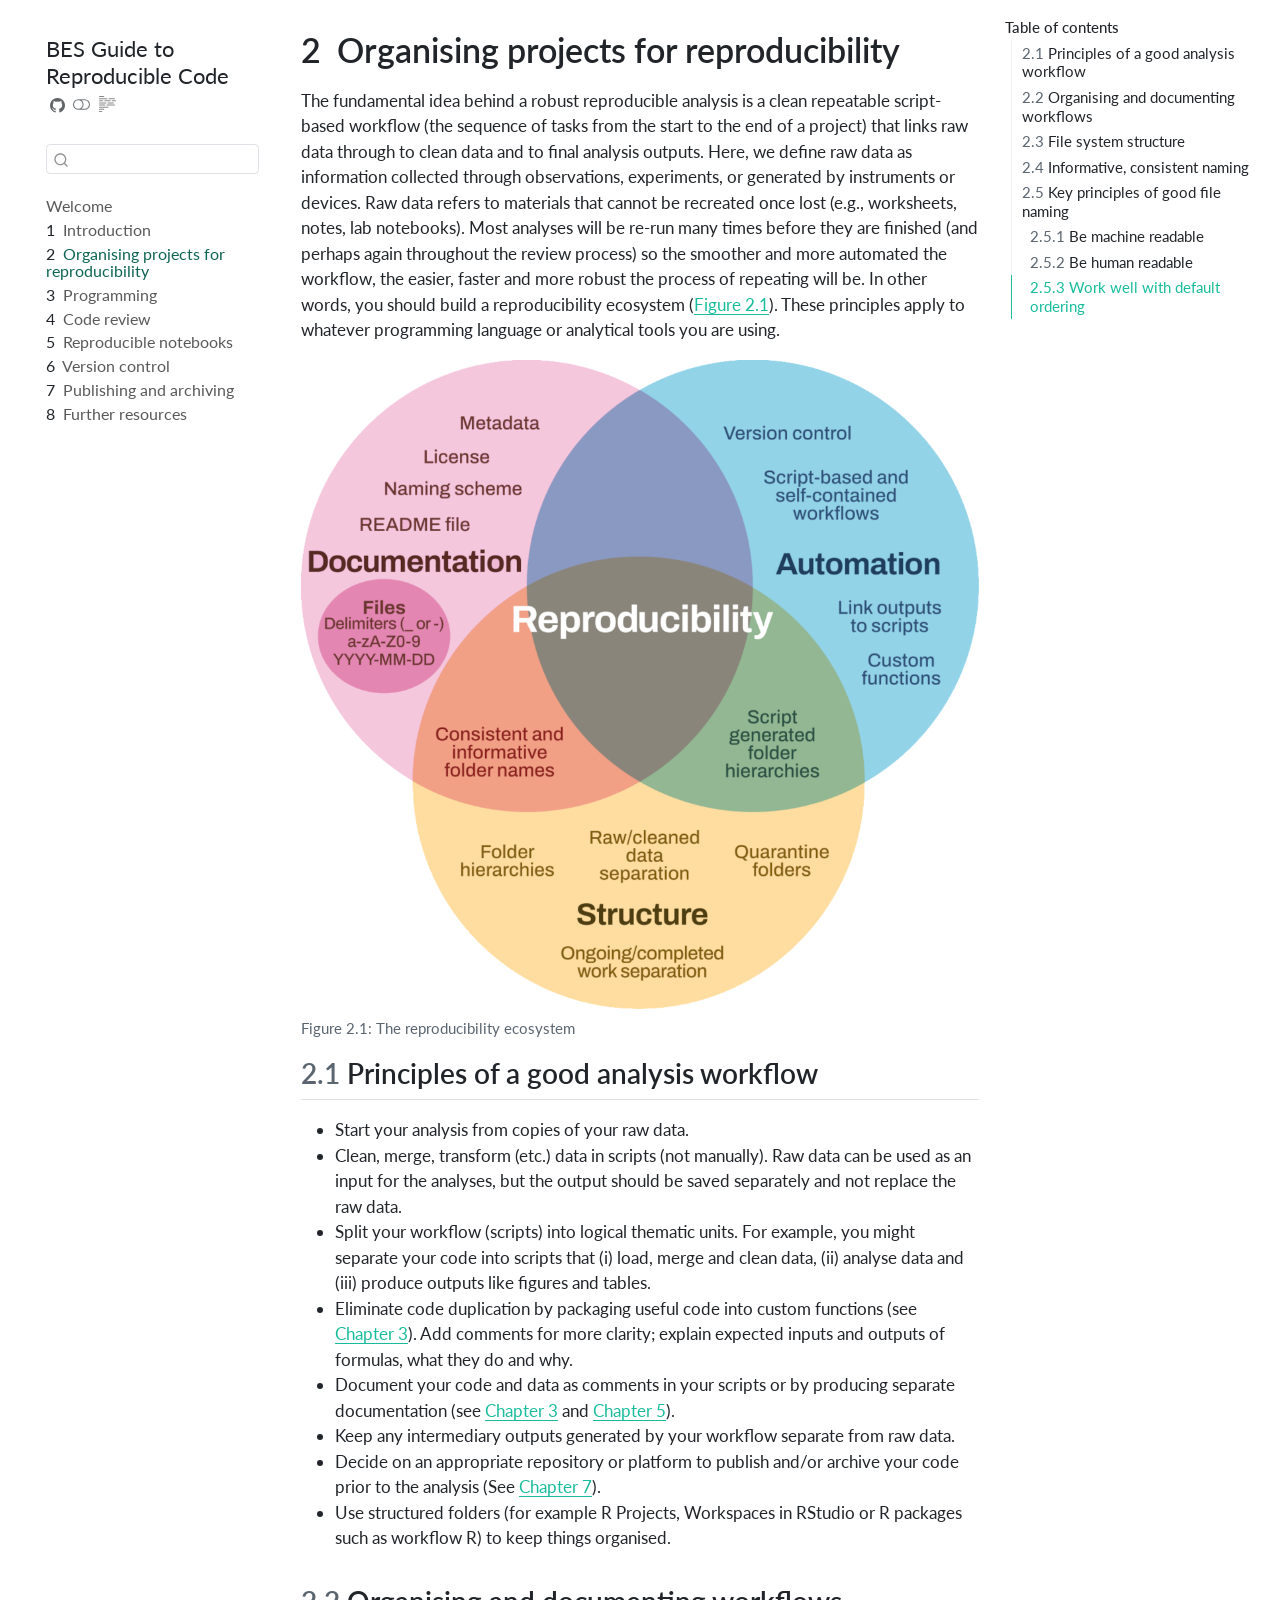
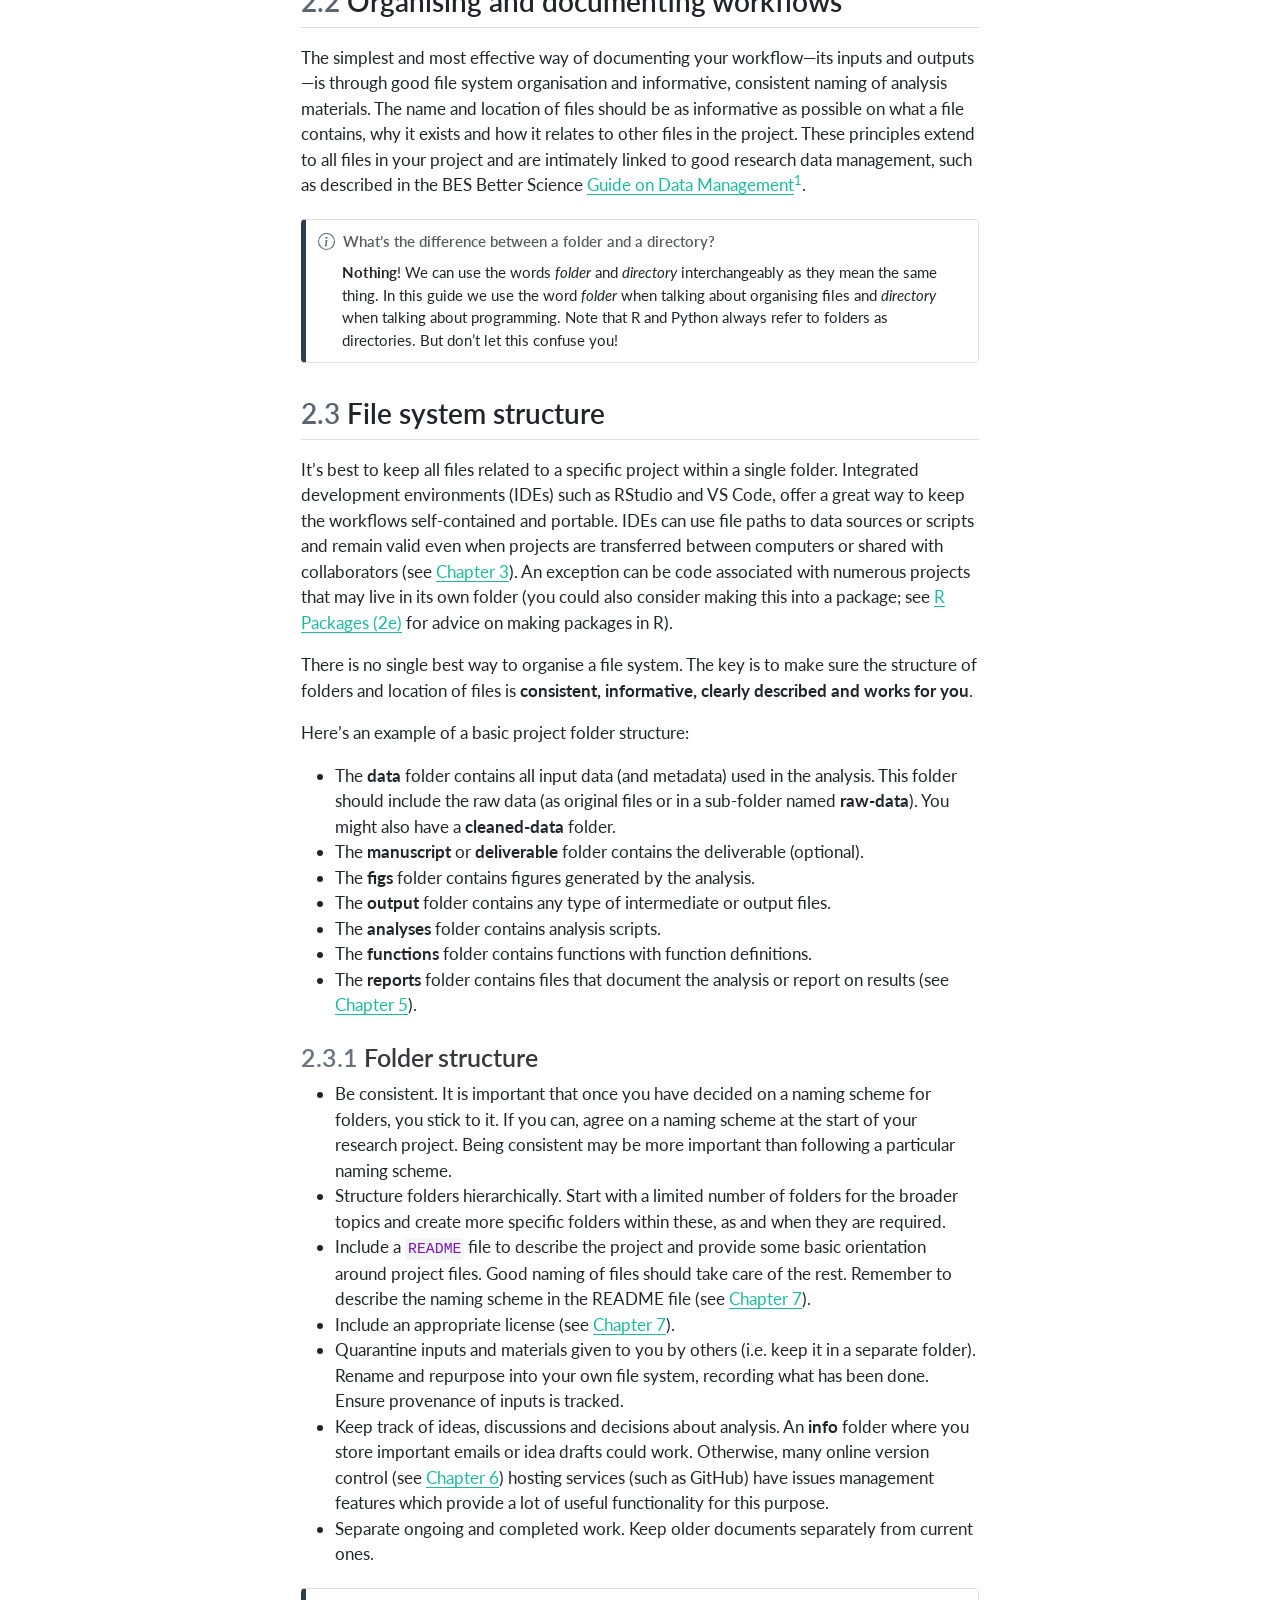
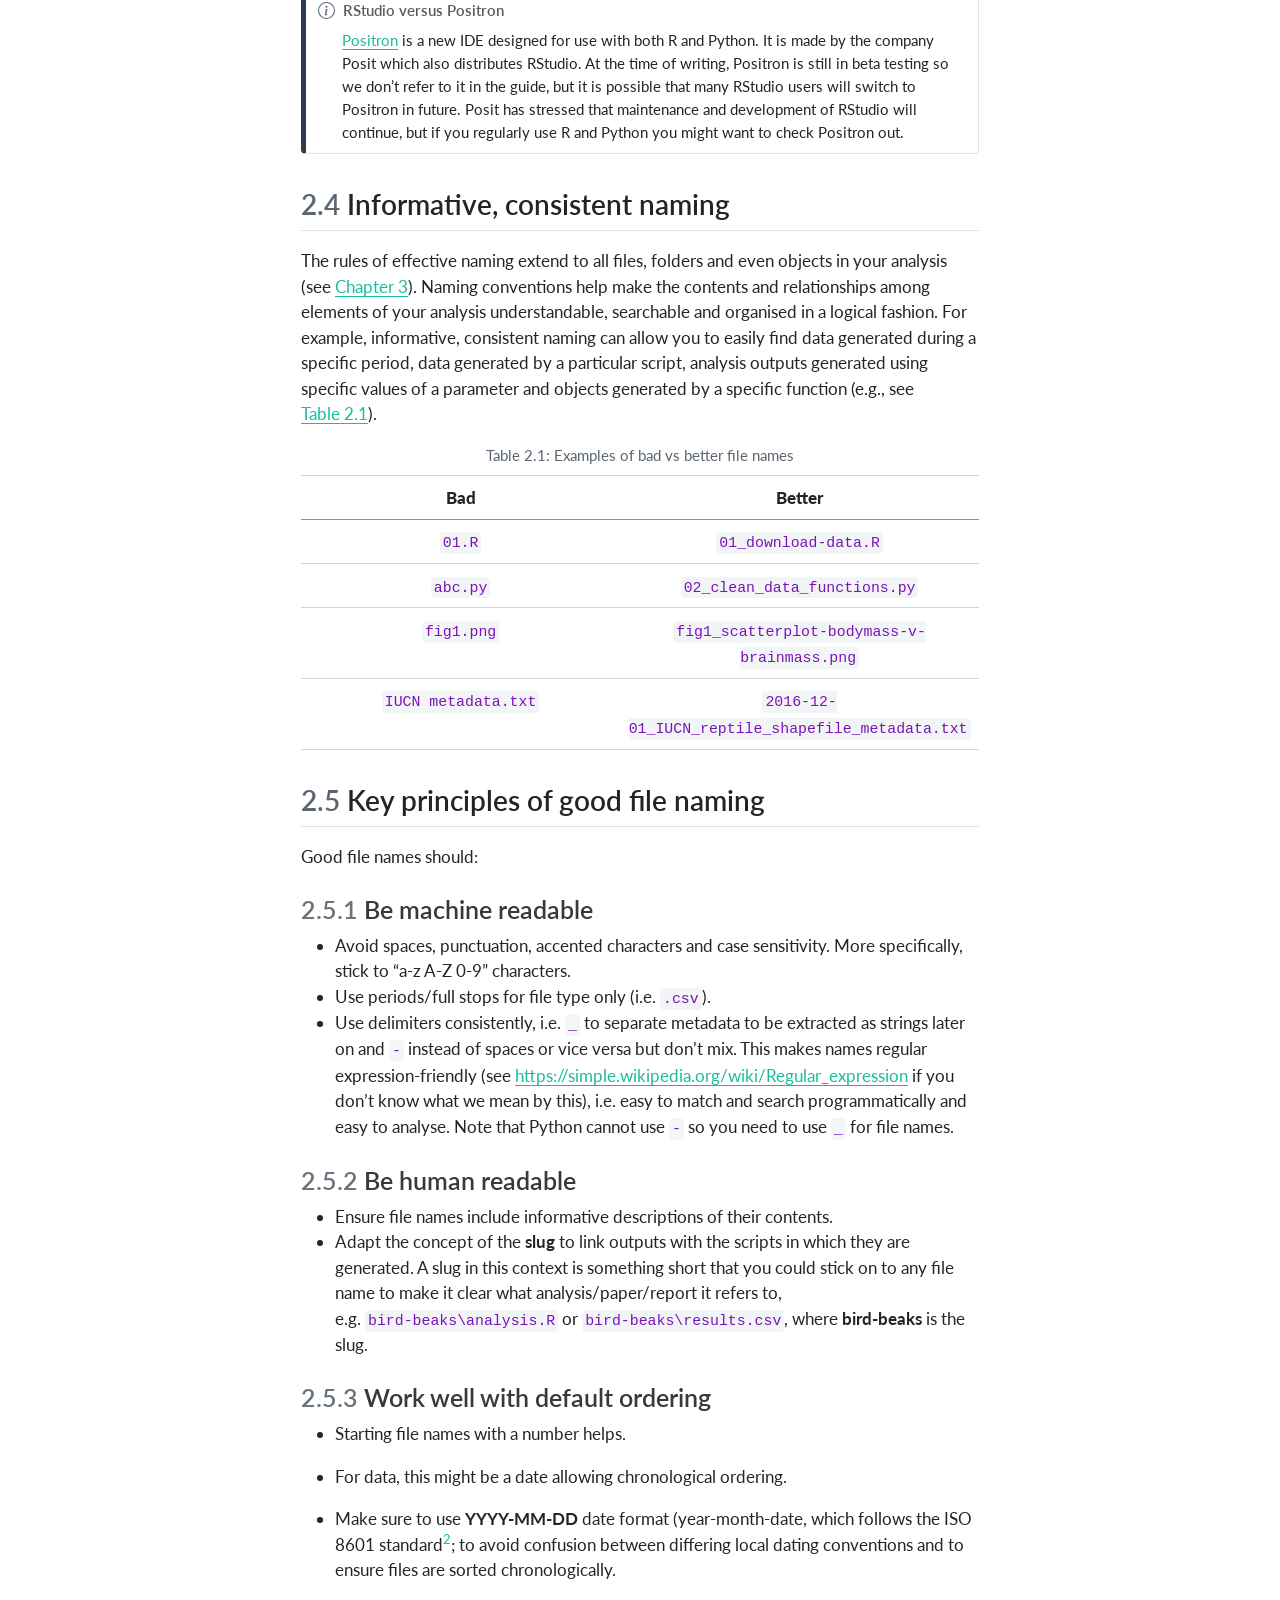
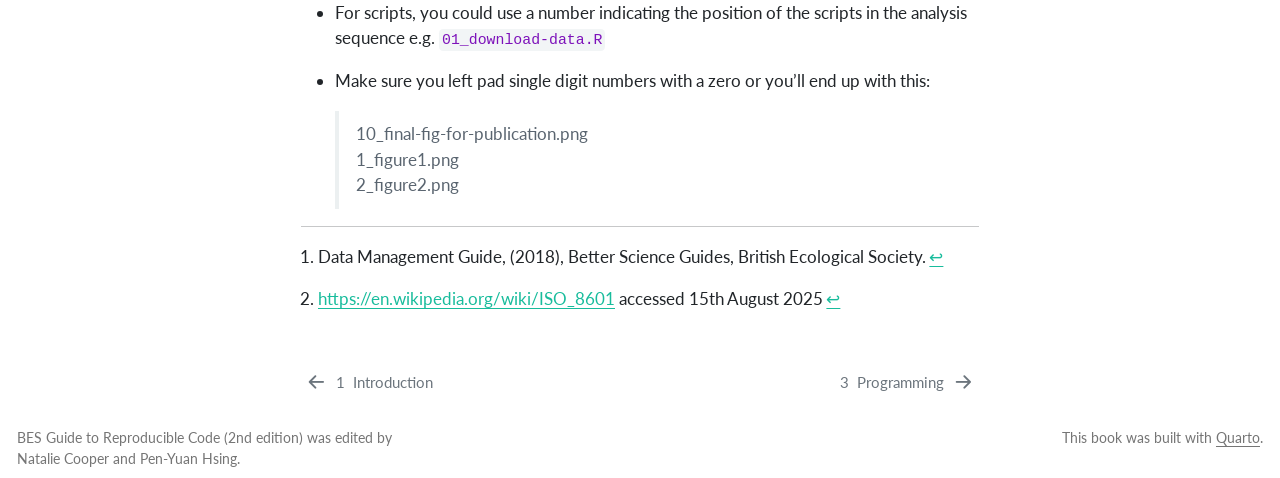
<file: organising-projects.html>
<!DOCTYPE html>
<html xmlns="http://www.w3.org/1999/xhtml" lang="en" xml:lang="en"><head>

<meta charset="utf-8">
<meta name="generator" content="quarto-1.8.27">

<meta name="viewport" content="width=device-width, initial-scale=1.0, user-scalable=yes">

<meta name="author" content="Natalie Cooper and Pen-Yuan Hsing">

<title>2&nbsp; Organising projects for reproducibility – BES Guide to Reproducible Code</title>
<style>
code{white-space: pre-wrap;}
span.smallcaps{font-variant: small-caps;}
div.columns{display: flex; gap: min(4vw, 1.5em);}
div.column{flex: auto; overflow-x: auto;}
div.hanging-indent{margin-left: 1.5em; text-indent: -1.5em;}
ul.task-list{list-style: none;}
ul.task-list li input[type="checkbox"] {
  width: 0.8em;
  margin: 0 0.8em 0.2em -1em; /* quarto-specific, see https://github.com/quarto-dev/quarto-cli/issues/4556 */ 
  vertical-align: middle;
}
</style>


<script src="site_libs/quarto-nav/quarto-nav.js"></script>
<script src="site_libs/quarto-nav/headroom.min.js"></script>
<script src="site_libs/clipboard/clipboard.min.js"></script>
<script src="site_libs/quarto-search/autocomplete.umd.js"></script>
<script src="site_libs/quarto-search/fuse.min.js"></script>
<script src="site_libs/quarto-search/quarto-search.js"></script>
<meta name="quarto:offset" content="./">
<link href="./programming.html" rel="next">
<link href="./intro.html" rel="prev">
<link href="./cover.jpg" rel="icon" type="image/jpeg">
<script src="site_libs/quarto-html/quarto.js" type="module"></script>
<script src="site_libs/quarto-html/tabsets/tabsets.js" type="module"></script>
<script src="site_libs/quarto-html/axe/axe-check.js" type="module"></script>
<script src="site_libs/quarto-html/popper.min.js"></script>
<script src="site_libs/quarto-html/tippy.umd.min.js"></script>
<script src="site_libs/quarto-html/anchor.min.js"></script>
<link href="site_libs/quarto-html/tippy.css" rel="stylesheet">
<link href="site_libs/quarto-html/quarto-syntax-highlighting-ed96de9b727972fe78a7b5d16c58bf87.css" rel="stylesheet" class="quarto-color-scheme" id="quarto-text-highlighting-styles">
<link href="site_libs/quarto-html/quarto-syntax-highlighting-dark-4d9afe2b8d18ee9fa5d0d57b5ed4214d.css" rel="stylesheet" class="quarto-color-scheme quarto-color-alternate" id="quarto-text-highlighting-styles">
<link href="site_libs/quarto-html/quarto-syntax-highlighting-ed96de9b727972fe78a7b5d16c58bf87.css" rel="stylesheet" class="quarto-color-scheme-extra" id="quarto-text-highlighting-styles">
<script src="site_libs/bootstrap/bootstrap.min.js"></script>
<link href="site_libs/bootstrap/bootstrap-icons.css" rel="stylesheet">
<link href="site_libs/bootstrap/bootstrap-4ff66e45b39d49436fe97d3fe27b9920.min.css" rel="stylesheet" append-hash="true" class="quarto-color-scheme" id="quarto-bootstrap" data-mode="light">
<link href="site_libs/bootstrap/bootstrap-dark-7e34ecb6a0e7991f0346b0751d4a7c3f.min.css" rel="stylesheet" append-hash="true" class="quarto-color-scheme quarto-color-alternate" id="quarto-bootstrap" data-mode="dark">
<link href="site_libs/bootstrap/bootstrap-4ff66e45b39d49436fe97d3fe27b9920.min.css" rel="stylesheet" append-hash="true" class="quarto-color-scheme-extra" id="quarto-bootstrap" data-mode="light">
<script id="quarto-search-options" type="application/json">{
  "location": "sidebar",
  "copy-button": false,
  "collapse-after": 3,
  "panel-placement": "start",
  "type": "textbox",
  "limit": 50,
  "keyboard-shortcut": [
    "f",
    "/",
    "s"
  ],
  "show-item-context": false,
  "language": {
    "search-no-results-text": "No results",
    "search-matching-documents-text": "matching documents",
    "search-copy-link-title": "Copy link to search",
    "search-hide-matches-text": "Hide additional matches",
    "search-more-match-text": "more match in this document",
    "search-more-matches-text": "more matches in this document",
    "search-clear-button-title": "Clear",
    "search-text-placeholder": "",
    "search-detached-cancel-button-title": "Cancel",
    "search-submit-button-title": "Submit",
    "search-label": "Search"
  }
}</script>


</head>

<body class="nav-sidebar floating quarto-light"><script id="quarto-html-before-body" type="application/javascript">
    const toggleBodyColorMode = (bsSheetEl) => {
      const mode = bsSheetEl.getAttribute("data-mode");
      const bodyEl = window.document.querySelector("body");
      if (mode === "dark") {
        bodyEl.classList.add("quarto-dark");
        bodyEl.classList.remove("quarto-light");
      } else {
        bodyEl.classList.add("quarto-light");
        bodyEl.classList.remove("quarto-dark");
      }
    }
    const toggleBodyColorPrimary = () => {
      const bsSheetEl = window.document.querySelector("link#quarto-bootstrap:not([rel=disabled-stylesheet])");
      if (bsSheetEl) {
        toggleBodyColorMode(bsSheetEl);
      }
    }
    const setColorSchemeToggle = (alternate) => {
      const toggles = window.document.querySelectorAll('.quarto-color-scheme-toggle');
      for (let i=0; i < toggles.length; i++) {
        const toggle = toggles[i];
        if (toggle) {
          if (alternate) {
            toggle.classList.add("alternate");
          } else {
            toggle.classList.remove("alternate");
          }
        }
      }
    };
    const toggleColorMode = (alternate) => {
      // Switch the stylesheets
      const primaryStylesheets = window.document.querySelectorAll('link.quarto-color-scheme:not(.quarto-color-alternate)');
      const alternateStylesheets = window.document.querySelectorAll('link.quarto-color-scheme.quarto-color-alternate');
      manageTransitions('#quarto-margin-sidebar .nav-link', false);
      if (alternate) {
        // note: dark is layered on light, we don't disable primary!
        enableStylesheet(alternateStylesheets);
        for (const sheetNode of alternateStylesheets) {
          if (sheetNode.id === "quarto-bootstrap") {
            toggleBodyColorMode(sheetNode);
          }
        }
      } else {
        disableStylesheet(alternateStylesheets);
        enableStylesheet(primaryStylesheets)
        toggleBodyColorPrimary();
      }
      manageTransitions('#quarto-margin-sidebar .nav-link', true);
      // Switch the toggles
      setColorSchemeToggle(alternate)
      // Hack to workaround the fact that safari doesn't
      // properly recolor the scrollbar when toggling (#1455)
      if (navigator.userAgent.indexOf('Safari') > 0 && navigator.userAgent.indexOf('Chrome') == -1) {
        manageTransitions("body", false);
        window.scrollTo(0, 1);
        setTimeout(() => {
          window.scrollTo(0, 0);
          manageTransitions("body", true);
        }, 40);
      }
    }
    const disableStylesheet = (stylesheets) => {
      for (let i=0; i < stylesheets.length; i++) {
        const stylesheet = stylesheets[i];
        stylesheet.rel = 'disabled-stylesheet';
      }
    }
    const enableStylesheet = (stylesheets) => {
      for (let i=0; i < stylesheets.length; i++) {
        const stylesheet = stylesheets[i];
        if(stylesheet.rel !== 'stylesheet') { // for Chrome, which will still FOUC without this check
          stylesheet.rel = 'stylesheet';
        }
      }
    }
    const manageTransitions = (selector, allowTransitions) => {
      const els = window.document.querySelectorAll(selector);
      for (let i=0; i < els.length; i++) {
        const el = els[i];
        if (allowTransitions) {
          el.classList.remove('notransition');
        } else {
          el.classList.add('notransition');
        }
      }
    }
    const isFileUrl = () => {
      return window.location.protocol === 'file:';
    }
    const hasAlternateSentinel = () => {
      let styleSentinel = getColorSchemeSentinel();
      if (styleSentinel !== null) {
        return styleSentinel === "alternate";
      } else {
        return false;
      }
    }
    const setStyleSentinel = (alternate) => {
      const value = alternate ? "alternate" : "default";
      if (!isFileUrl()) {
        window.localStorage.setItem("quarto-color-scheme", value);
      } else {
        localAlternateSentinel = value;
      }
    }
    const getColorSchemeSentinel = () => {
      if (!isFileUrl()) {
        const storageValue = window.localStorage.getItem("quarto-color-scheme");
        return storageValue != null ? storageValue : localAlternateSentinel;
      } else {
        return localAlternateSentinel;
      }
    }
    const toggleGiscusIfUsed = (isAlternate, darkModeDefault) => {
      const baseTheme = document.querySelector('#giscus-base-theme')?.value ?? 'light';
      const alternateTheme = document.querySelector('#giscus-alt-theme')?.value ?? 'dark';
      let newTheme = '';
      if(authorPrefersDark) {
        newTheme = isAlternate ? baseTheme : alternateTheme;
      } else {
        newTheme = isAlternate ? alternateTheme : baseTheme;
      }
      const changeGiscusTheme = () => {
        // From: https://github.com/giscus/giscus/issues/336
        const sendMessage = (message) => {
          const iframe = document.querySelector('iframe.giscus-frame');
          if (!iframe) return;
          iframe.contentWindow.postMessage({ giscus: message }, 'https://giscus.app');
        }
        sendMessage({
          setConfig: {
            theme: newTheme
          }
        });
      }
      const isGiscussLoaded = window.document.querySelector('iframe.giscus-frame') !== null;
      if (isGiscussLoaded) {
        changeGiscusTheme();
      }
    };
    const authorPrefersDark = false;
    const queryPrefersDark = window.matchMedia('(prefers-color-scheme: dark)');
    const darkModeDefault = queryPrefersDark.matches;
      document.querySelector('link#quarto-text-highlighting-styles.quarto-color-scheme-extra').rel = 'disabled-stylesheet';
      document.querySelector('link#quarto-bootstrap.quarto-color-scheme-extra').rel = 'disabled-stylesheet';
    let localAlternateSentinel = darkModeDefault ? 'alternate' : 'default';
    // Dark / light mode switch
    window.quartoToggleColorScheme = () => {
      // Read the current dark / light value
      let toAlternate = !hasAlternateSentinel();
      toggleColorMode(toAlternate);
      setStyleSentinel(toAlternate);
      toggleGiscusIfUsed(toAlternate, darkModeDefault);
      window.dispatchEvent(new Event('resize'));
    };
    queryPrefersDark.addEventListener("change", e => {
      if(window.localStorage.getItem("quarto-color-scheme") !== null)
        return;
      const alternate = e.matches
      toggleColorMode(alternate);
      localAlternateSentinel = e.matches ? 'alternate' : 'default'; // this is used alongside local storage!
      toggleGiscusIfUsed(alternate, darkModeDefault);
    });
    // Switch to dark mode if need be
    if (hasAlternateSentinel()) {
      toggleColorMode(true);
    } else {
      toggleColorMode(false);
    }
  </script>

<div id="quarto-search-results"></div>
  <header id="quarto-header" class="headroom fixed-top">
  <nav class="quarto-secondary-nav">
    <div class="container-fluid d-flex">
      <button type="button" class="quarto-btn-toggle btn" data-bs-toggle="collapse" role="button" data-bs-target=".quarto-sidebar-collapse-item" aria-controls="quarto-sidebar" aria-expanded="false" aria-label="Toggle sidebar navigation" onclick="if (window.quartoToggleHeadroom) { window.quartoToggleHeadroom(); }">
        <i class="bi bi-layout-text-sidebar-reverse"></i>
      </button>
        <nav class="quarto-page-breadcrumbs" aria-label="breadcrumb"><ol class="breadcrumb"><li class="breadcrumb-item"><a href="./organising-projects.html"><span class="chapter-number">2</span>&nbsp; <span class="chapter-title">Organising projects for reproducibility</span></a></li></ol></nav>
        <a class="flex-grow-1" role="navigation" data-bs-toggle="collapse" data-bs-target=".quarto-sidebar-collapse-item" aria-controls="quarto-sidebar" aria-expanded="false" aria-label="Toggle sidebar navigation" onclick="if (window.quartoToggleHeadroom) { window.quartoToggleHeadroom(); }">      
        </a>
      <button type="button" class="btn quarto-search-button" aria-label="Search" onclick="window.quartoOpenSearch();">
        <i class="bi bi-search"></i>
      </button>
    </div>
  </nav>
</header>
<!-- content -->
<div id="quarto-content" class="quarto-container page-columns page-rows-contents page-layout-article">
<!-- sidebar -->
  <nav id="quarto-sidebar" class="sidebar collapse collapse-horizontal quarto-sidebar-collapse-item sidebar-navigation floating overflow-auto">
    <div class="pt-lg-2 mt-2 text-left sidebar-header">
    <div class="sidebar-title mb-0 py-0">
      <a href="./">BES Guide to Reproducible Code</a> 
        <div class="sidebar-tools-main tools-wide">
    <a href="https://github.com/BES-Guide/reproducible-code" title="Source Code" class="quarto-navigation-tool px-1" aria-label="Source Code"><i class="bi bi-github"></i></a>
  <a href="" class="quarto-color-scheme-toggle quarto-navigation-tool  px-1" onclick="window.quartoToggleColorScheme(); return false;" title="Toggle dark mode"><i class="bi"></i></a>
  <a href="" class="quarto-reader-toggle quarto-navigation-tool px-1" onclick="window.quartoToggleReader(); return false;" title="Toggle reader mode">
  <div class="quarto-reader-toggle-btn">
  <i class="bi"></i>
  </div>
</a>
</div>
    </div>
      </div>
        <div class="mt-2 flex-shrink-0 align-items-center">
        <div class="sidebar-search">
        <div id="quarto-search" class="" title="Search"></div>
        </div>
        </div>
    <div class="sidebar-menu-container"> 
    <ul class="list-unstyled mt-1">
        <li class="sidebar-item">
  <div class="sidebar-item-container"> 
  <a href="./index.html" class="sidebar-item-text sidebar-link">
 <span class="menu-text">Welcome</span></a>
  </div>
</li>
        <li class="sidebar-item">
  <div class="sidebar-item-container"> 
  <a href="./intro.html" class="sidebar-item-text sidebar-link">
 <span class="menu-text"><span class="chapter-number">1</span>&nbsp; <span class="chapter-title">Introduction</span></span></a>
  </div>
</li>
        <li class="sidebar-item">
  <div class="sidebar-item-container"> 
  <a href="./organising-projects.html" class="sidebar-item-text sidebar-link active">
 <span class="menu-text"><span class="chapter-number">2</span>&nbsp; <span class="chapter-title">Organising projects for reproducibility</span></span></a>
  </div>
</li>
        <li class="sidebar-item">
  <div class="sidebar-item-container"> 
  <a href="./programming.html" class="sidebar-item-text sidebar-link">
 <span class="menu-text"><span class="chapter-number">3</span>&nbsp; <span class="chapter-title">Programming</span></span></a>
  </div>
</li>
        <li class="sidebar-item">
  <div class="sidebar-item-container"> 
  <a href="./code-review.html" class="sidebar-item-text sidebar-link">
 <span class="menu-text"><span class="chapter-number">4</span>&nbsp; <span class="chapter-title">Code review</span></span></a>
  </div>
</li>
        <li class="sidebar-item">
  <div class="sidebar-item-container"> 
  <a href="./reproducible-notebooks.html" class="sidebar-item-text sidebar-link">
 <span class="menu-text"><span class="chapter-number">5</span>&nbsp; <span class="chapter-title">Reproducible notebooks</span></span></a>
  </div>
</li>
        <li class="sidebar-item">
  <div class="sidebar-item-container"> 
  <a href="./version-control.html" class="sidebar-item-text sidebar-link">
 <span class="menu-text"><span class="chapter-number">6</span>&nbsp; <span class="chapter-title">Version control</span></span></a>
  </div>
</li>
        <li class="sidebar-item">
  <div class="sidebar-item-container"> 
  <a href="./publishing-and-archiving.html" class="sidebar-item-text sidebar-link">
 <span class="menu-text"><span class="chapter-number">7</span>&nbsp; <span class="chapter-title">Publishing and archiving</span></span></a>
  </div>
</li>
        <li class="sidebar-item">
  <div class="sidebar-item-container"> 
  <a href="./further-resources.html" class="sidebar-item-text sidebar-link">
 <span class="menu-text"><span class="chapter-number">8</span>&nbsp; <span class="chapter-title">Further resources</span></span></a>
  </div>
</li>
    </ul>
    </div>
</nav>
<div id="quarto-sidebar-glass" class="quarto-sidebar-collapse-item" data-bs-toggle="collapse" data-bs-target=".quarto-sidebar-collapse-item"></div>
<!-- margin-sidebar -->
    <div id="quarto-margin-sidebar" class="sidebar margin-sidebar">
        <nav id="TOC" role="doc-toc" class="toc-active">
    <h2 id="toc-title">Table of contents</h2>
   
  <ul>
  <li><a href="#principles-of-a-good-analysis-workflow" id="toc-principles-of-a-good-analysis-workflow" class="nav-link active" data-scroll-target="#principles-of-a-good-analysis-workflow"><span class="header-section-number">2.1</span> Principles of a good analysis workflow</a></li>
  <li><a href="#organising-and-documenting-workflows" id="toc-organising-and-documenting-workflows" class="nav-link" data-scroll-target="#organising-and-documenting-workflows"><span class="header-section-number">2.2</span> Organising and documenting workflows</a></li>
  <li><a href="#file-system-structure" id="toc-file-system-structure" class="nav-link" data-scroll-target="#file-system-structure"><span class="header-section-number">2.3</span> File system structure</a>
  <ul class="collapse">
  <li><a href="#folder-structure" id="toc-folder-structure" class="nav-link" data-scroll-target="#folder-structure"><span class="header-section-number">2.3.1</span> Folder structure</a></li>
  </ul></li>
  <li><a href="#informative-consistent-naming" id="toc-informative-consistent-naming" class="nav-link" data-scroll-target="#informative-consistent-naming"><span class="header-section-number">2.4</span> Informative, consistent naming</a></li>
  <li><a href="#key-principles-of-good-file-naming" id="toc-key-principles-of-good-file-naming" class="nav-link" data-scroll-target="#key-principles-of-good-file-naming"><span class="header-section-number">2.5</span> Key principles of good file naming</a>
  <ul class="collapse">
  <li><a href="#be-machine-readable" id="toc-be-machine-readable" class="nav-link" data-scroll-target="#be-machine-readable"><span class="header-section-number">2.5.1</span> Be machine readable</a></li>
  <li><a href="#be-human-readable" id="toc-be-human-readable" class="nav-link" data-scroll-target="#be-human-readable"><span class="header-section-number">2.5.2</span> Be human readable</a></li>
  <li><a href="#work-well-with-default-ordering" id="toc-work-well-with-default-ordering" class="nav-link" data-scroll-target="#work-well-with-default-ordering"><span class="header-section-number">2.5.3</span> Work well with default ordering</a></li>
  </ul></li>
  </ul>
</nav>
    </div>
<!-- main -->
<main class="content" id="quarto-document-content">


<header id="title-block-header" class="quarto-title-block default">
<div class="quarto-title">
<h1 class="title"><span id="sec-organising-projects" class="quarto-section-identifier"><span class="chapter-number">2</span>&nbsp; <span class="chapter-title">Organising projects for reproducibility</span></span></h1>
</div>



<div class="quarto-title-meta">

    
  
    
  </div>
  


</header>


<p>The fundamental idea behind a robust reproducible analysis is a clean repeatable script-based workflow (the sequence of tasks from the start to the end of a project) that links raw data through to clean data and to final analysis outputs. Here, we define raw data as information collected through observations, experiments, or generated by instruments or devices. Raw data refers to materials that cannot be recreated once lost (e.g., worksheets, notes, lab notebooks). Most analyses will be re-run many times before they are finished (and perhaps again throughout the review process) so the smoother and more automated the workflow, the easier, faster and more robust the process of repeating will be. In other words, you should build a reproducibility ecosystem (<a href="#fig-1" class="quarto-xref">Figure&nbsp;<span>2.1</span></a>). These principles apply to whatever programming language or analytical tools you are using.</p>
<div id="fig-1" class="quarto-float quarto-figure quarto-figure-center anchored">
<figure class="quarto-float quarto-float-fig figure">
<div aria-describedby="fig-1-caption-0ceaefa1-69ba-4598-a22c-09a6ac19f8ca">
<img src="reproducibility-ecosystem.png" class="img-fluid figure-img">
</div>
<figcaption class="quarto-float-caption-bottom quarto-float-caption quarto-float-fig" id="fig-1-caption-0ceaefa1-69ba-4598-a22c-09a6ac19f8ca">
Figure&nbsp;2.1: The reproducibility ecosystem
</figcaption>
</figure>
</div>
<section id="principles-of-a-good-analysis-workflow" class="level2" data-number="2.1">
<h2 data-number="2.1" class="anchored" data-anchor-id="principles-of-a-good-analysis-workflow"><span class="header-section-number">2.1</span> Principles of a good analysis workflow</h2>
<ul>
<li>Start your analysis from copies of your raw data.</li>
<li>Clean, merge, transform (etc.) data in scripts (not manually). Raw data can be used as an input for the analyses, but the output should be saved separately and not replace the raw data.</li>
<li>Split your workflow (scripts) into logical thematic units. For example, you might separate your code into scripts that (i) load, merge and clean data, (ii) analyse data and (iii) produce outputs like figures and tables.</li>
<li>Eliminate code duplication by packaging useful code into custom functions (see <a href="programming.html" class="quarto-xref"><span>Chapter 3</span></a>). Add comments for more clarity; explain expected inputs and outputs of formulas, what they do and why.</li>
<li>Document your code and data as comments in your scripts or by producing separate documentation (see <a href="programming.html" class="quarto-xref"><span>Chapter 3</span></a> and <a href="reproducible-notebooks.html" class="quarto-xref"><span>Chapter 5</span></a>).</li>
<li>Keep any intermediary outputs generated by your workflow separate from raw data.</li>
<li>Decide on an appropriate repository or platform to publish and/or archive your code prior to the analysis (See <a href="publishing-and-archiving.html" class="quarto-xref"><span>Chapter 7</span></a>).</li>
<li>Use structured folders (for example R Projects, Workspaces in RStudio or R packages such as workflow R) to keep things organised.</li>
</ul>
</section>
<section id="organising-and-documenting-workflows" class="level2" data-number="2.2">
<h2 data-number="2.2" class="anchored" data-anchor-id="organising-and-documenting-workflows"><span class="header-section-number">2.2</span> Organising and documenting workflows</h2>
<p>The simplest and most effective way of documenting your workflow—its inputs and outputs—is through good file system organisation and informative, consistent naming of analysis materials. The name and location of files should be as informative as possible on what a file contains, why it exists and how it relates to other files in the project. These principles extend to all files in your project and are intimately linked to good research data management, such as described in the BES Better Science <a href="https://www.britishecologicalsociety.org//wp-content/uploads/2024/12/BES-Data-management-guide.pdf">Guide on Data Management</a><a href="#fn1" class="footnote-ref" id="fnref1" role="doc-noteref"><sup>1</sup></a>.</p>
<div class="callout callout-style-simple callout-note callout-titled">
<div class="callout-header d-flex align-content-center">
<div class="callout-icon-container">
<i class="callout-icon"></i>
</div>
<div class="callout-title-container flex-fill">
<span class="screen-reader-only">Note</span>What’s the difference between a folder and a directory?
</div>
</div>
<div class="callout-body-container callout-body">
<p><strong>Nothing</strong>! We can use the words <em>folder</em> and <em>directory</em> interchangeably as they mean the same thing. In this guide we use the word <em>folder</em> when talking about organising files and <em>directory</em> when talking about programming. Note that R and Python always refer to folders as directories. But don’t let this confuse you!</p>
</div>
</div>
</section>
<section id="file-system-structure" class="level2" data-number="2.3">
<h2 data-number="2.3" class="anchored" data-anchor-id="file-system-structure"><span class="header-section-number">2.3</span> File system structure</h2>
<p>It’s best to keep all files related to a specific project within a single folder. Integrated development environments (IDEs) such as RStudio and VS Code, offer a great way to keep the workflows self-contained and portable. IDEs can use file paths to data sources or scripts and remain valid even when projects are transferred between computers or shared with collaborators (see <a href="programming.html" class="quarto-xref"><span>Chapter 3</span></a>). An exception can be code associated with numerous projects that may live in its own folder (you could also consider making this into a package; see <a href="https://r-pkgs.org/">R Packages (2e)</a> for advice on making packages in R).</p>
<p>There is no single best way to organise a file system. The key is to make sure the structure of folders and location of files is <strong>consistent, informative, clearly described and works for you</strong>.</p>
<p>Here’s an example of a basic project folder structure:</p>
<ul>
<li>The <strong>data</strong> folder contains all input data (and metadata) used in the analysis. This folder should include the raw data (as original files or in a sub-folder named <strong>raw-data</strong>). You might also have a <strong>cleaned-data</strong> folder.</li>
<li>The <strong>manuscript</strong> or <strong>deliverable</strong> folder contains the deliverable (optional).</li>
<li>The <strong>figs</strong> folder contains figures generated by the analysis.</li>
<li>The <strong>output</strong> folder contains any type of intermediate or output files.</li>
<li>The <strong>analyses</strong> folder contains analysis scripts.</li>
<li>The <strong>functions</strong> folder contains functions with function definitions.</li>
<li>The <strong>reports</strong> folder contains files that document the analysis or report on results (see <a href="reproducible-notebooks.html" class="quarto-xref"><span>Chapter 5</span></a>).</li>
</ul>
<section id="folder-structure" class="level3" data-number="2.3.1">
<h3 data-number="2.3.1" class="anchored" data-anchor-id="folder-structure"><span class="header-section-number">2.3.1</span> Folder structure</h3>
<ul>
<li>Be consistent. It is important that once you have decided on a naming scheme for folders, you stick to it. If you can, agree on a naming scheme at the start of your research project. Being consistent may be more important than following a particular naming scheme.</li>
<li>Structure folders hierarchically. Start with a limited number of folders for the broader topics and create more specific folders within these, as and when they are required.</li>
<li>Include a <code>README</code> file to describe the project and provide some basic orientation around project files. Good naming of files should take care of the rest. Remember to describe the naming scheme in the README file (see <a href="publishing-and-archiving.html" class="quarto-xref"><span>Chapter 7</span></a>).</li>
<li>Include an appropriate license (see <a href="publishing-and-archiving.html" class="quarto-xref"><span>Chapter 7</span></a>).</li>
<li>Quarantine inputs and materials given to you by others (i.e.&nbsp;keep it in a separate folder). Rename and repurpose into your own file system, recording what has been done. Ensure provenance of inputs is tracked.</li>
<li>Keep track of ideas, discussions and decisions about analysis. An <strong>info</strong> folder where you store important emails or idea drafts could work. Otherwise, many online version control (see <a href="version-control.html" class="quarto-xref"><span>Chapter 6</span></a>) hosting services (such as GitHub) have issues management features which provide a lot of useful functionality for this purpose.</li>
<li>Separate ongoing and completed work. Keep older documents separately from current ones.</li>
</ul>
<div class="callout callout-style-simple callout-note callout-titled">
<div class="callout-header d-flex align-content-center">
<div class="callout-icon-container">
<i class="callout-icon"></i>
</div>
<div class="callout-title-container flex-fill">
<span class="screen-reader-only">Note</span>RStudio versus Positron
</div>
</div>
<div class="callout-body-container callout-body">
<p><a href="https://positron.posit.co/">Positron</a> is a new IDE designed for use with both R and Python. It is made by the company Posit which also distributes RStudio. At the time of writing, Positron is still in beta testing so we don’t refer to it in the guide, but it is possible that many RStudio users will switch to Positron in future. Posit has stressed that maintenance and development of RStudio will continue, but if you regularly use R and Python you might want to check Positron out.</p>
</div>
</div>
</section>
</section>
<section id="informative-consistent-naming" class="level2" data-number="2.4">
<h2 data-number="2.4" class="anchored" data-anchor-id="informative-consistent-naming"><span class="header-section-number">2.4</span> Informative, consistent naming</h2>
<p>The rules of effective naming extend to all files, folders and even objects in your analysis (see <a href="programming.html" class="quarto-xref"><span>Chapter 3</span></a>). Naming conventions help make the contents and relationships among elements of your analysis understandable, searchable and organised in a logical fashion. For example, informative, consistent naming can allow you to easily find data generated during a specific period, data generated by a particular script, analysis outputs generated using specific values of a parameter and objects generated by a specific function (e.g., see <a href="#tbl-file-names" class="quarto-xref">Table&nbsp;<span>2.1</span></a>).</p>
<div id="tbl-file-names" class="quarto-float quarto-figure quarto-figure-center anchored">
<figure class="quarto-float quarto-float-tbl figure">
<figcaption class="quarto-float-caption-top quarto-float-caption quarto-float-tbl" id="tbl-file-names-caption-0ceaefa1-69ba-4598-a22c-09a6ac19f8ca">
Table&nbsp;2.1: Examples of bad vs better file names
</figcaption>
<div aria-describedby="tbl-file-names-caption-0ceaefa1-69ba-4598-a22c-09a6ac19f8ca">
<table class="caption-top table">
<colgroup>
<col style="width: 50%">
<col style="width: 50%">
</colgroup>
<thead>
<tr class="header">
<th><strong>Bad</strong></th>
<th><strong>Better</strong></th>
</tr>
</thead>
<tbody>
<tr class="odd">
<td><code>01.R</code></td>
<td><code>01_download-data.R</code></td>
</tr>
<tr class="even">
<td><code>abc.py</code></td>
<td><code>02_clean_data_functions.py</code></td>
</tr>
<tr class="odd">
<td><code>fig1.png</code></td>
<td><code>fig1_scatterplot-bodymass-v-brainmass.png</code></td>
</tr>
<tr class="even">
<td><code>IUCN metadata.txt</code></td>
<td><code>2016-12-01_IUCN_reptile_shapefile_metadata.txt</code></td>
</tr>
</tbody>
</table>
</div>
</figure>
</div>
</section>
<section id="key-principles-of-good-file-naming" class="level2" data-number="2.5">
<h2 data-number="2.5" class="anchored" data-anchor-id="key-principles-of-good-file-naming"><span class="header-section-number">2.5</span> Key principles of good file naming</h2>
<p>Good file names should:</p>
<section id="be-machine-readable" class="level3" data-number="2.5.1">
<h3 data-number="2.5.1" class="anchored" data-anchor-id="be-machine-readable"><span class="header-section-number">2.5.1</span> Be machine readable</h3>
<ul>
<li>Avoid spaces, punctuation, accented characters and case sensitivity. More specifically, stick to “a-z A-Z 0-9” characters.</li>
<li>Use periods/full stops for file type only (i.e.&nbsp;<code>.csv</code>).</li>
<li>Use delimiters consistently, i.e.&nbsp;<code>_</code> to separate metadata to be extracted as strings later on and <code>-</code> instead of spaces or vice versa but don’t mix. This makes names regular expression-friendly (see <a href="https://simple.wikipedia.org/wiki/Regular_expression">https://simple.wikipedia.org/wiki/Regular_expression</a> if you don’t know what we mean by this), i.e.&nbsp;easy to match and search programmatically and easy to analyse. Note that Python cannot use <code>-</code> so you need to use <code>_</code> for file names.</li>
</ul>
</section>
<section id="be-human-readable" class="level3" data-number="2.5.2">
<h3 data-number="2.5.2" class="anchored" data-anchor-id="be-human-readable"><span class="header-section-number">2.5.2</span> Be human readable</h3>
<ul>
<li>Ensure file names include informative descriptions of their contents.</li>
<li>Adapt the concept of the <strong>slug</strong> to link outputs with the scripts in which they are generated. A slug in this context is something short that you could stick on to any file name to make it clear what analysis/paper/report it refers to, e.g.&nbsp;<code>bird-beaks\analysis.R</code> or <code>bird-beaks\results.csv</code>, where <strong>bird-beaks</strong> is the slug.</li>
</ul>
</section>
<section id="work-well-with-default-ordering" class="level3" data-number="2.5.3">
<h3 data-number="2.5.3" class="anchored" data-anchor-id="work-well-with-default-ordering"><span class="header-section-number">2.5.3</span> Work well with default ordering</h3>
<ul>
<li><p>Starting file names with a number helps.</p></li>
<li><p>For data, this might be a date allowing chronological ordering.</p></li>
<li><p>Make sure to use <strong>YYYY-MM-DD</strong> date format (year-month-date, which follows the ISO 8601 standard<a href="#fn2" class="footnote-ref" id="fnref2" role="doc-noteref"><sup>2</sup></a>; to avoid confusion between differing local dating conventions and to ensure files are sorted chronologically.</p></li>
<li><p>For scripts, you could use a number indicating the position of the scripts in the analysis sequence e.g.&nbsp;<code>01_download-data.R</code></p></li>
<li><p>Make sure you left pad single digit numbers with a zero or you’ll end up with this:</p>
<blockquote class="blockquote">
<p>10_final-fig-for-publication.png<br>
1_figure1.png<br>
2_figure2.png</p>
</blockquote></li>
</ul>


</section>
</section>
<section id="footnotes" class="footnotes footnotes-end-of-document" role="doc-endnotes">
<hr>
<ol>
<li id="fn1"><p>Data Management Guide, (2018), Better Science Guides, British Ecological Society.<a href="#fnref1" class="footnote-back" role="doc-backlink">↩︎</a></p></li>
<li id="fn2"><p><a href="https://en.wikipedia.org/wiki/ISO_8601">https://en.wikipedia.org/wiki/ISO_8601</a> accessed 15th August 2025<a href="#fnref2" class="footnote-back" role="doc-backlink">↩︎</a></p></li>
</ol>
</section>

</main> <!-- /main -->
<script id="quarto-html-after-body" type="application/javascript">
  window.document.addEventListener("DOMContentLoaded", function (event) {
    // Ensure there is a toggle, if there isn't float one in the top right
    if (window.document.querySelector('.quarto-color-scheme-toggle') === null) {
      const a = window.document.createElement('a');
      a.classList.add('top-right');
      a.classList.add('quarto-color-scheme-toggle');
      a.href = "";
      a.onclick = function() { try { window.quartoToggleColorScheme(); } catch {} return false; };
      const i = window.document.createElement("i");
      i.classList.add('bi');
      a.appendChild(i);
      window.document.body.appendChild(a);
    }
    setColorSchemeToggle(hasAlternateSentinel())
    const icon = "";
    const anchorJS = new window.AnchorJS();
    anchorJS.options = {
      placement: 'right',
      icon: icon
    };
    anchorJS.add('.anchored');
    const isCodeAnnotation = (el) => {
      for (const clz of el.classList) {
        if (clz.startsWith('code-annotation-')) {                     
          return true;
        }
      }
      return false;
    }
    const onCopySuccess = function(e) {
      // button target
      const button = e.trigger;
      // don't keep focus
      button.blur();
      // flash "checked"
      button.classList.add('code-copy-button-checked');
      var currentTitle = button.getAttribute("title");
      button.setAttribute("title", "Copied!");
      let tooltip;
      if (window.bootstrap) {
        button.setAttribute("data-bs-toggle", "tooltip");
        button.setAttribute("data-bs-placement", "left");
        button.setAttribute("data-bs-title", "Copied!");
        tooltip = new bootstrap.Tooltip(button, 
          { trigger: "manual", 
            customClass: "code-copy-button-tooltip",
            offset: [0, -8]});
        tooltip.show();    
      }
      setTimeout(function() {
        if (tooltip) {
          tooltip.hide();
          button.removeAttribute("data-bs-title");
          button.removeAttribute("data-bs-toggle");
          button.removeAttribute("data-bs-placement");
        }
        button.setAttribute("title", currentTitle);
        button.classList.remove('code-copy-button-checked');
      }, 1000);
      // clear code selection
      e.clearSelection();
    }
    const getTextToCopy = function(trigger) {
      const outerScaffold = trigger.parentElement.cloneNode(true);
      const codeEl = outerScaffold.querySelector('code');
      for (const childEl of codeEl.children) {
        if (isCodeAnnotation(childEl)) {
          childEl.remove();
        }
      }
      return codeEl.innerText;
    }
    const clipboard = new window.ClipboardJS('.code-copy-button:not([data-in-quarto-modal])', {
      text: getTextToCopy
    });
    clipboard.on('success', onCopySuccess);
    if (window.document.getElementById('quarto-embedded-source-code-modal')) {
      const clipboardModal = new window.ClipboardJS('.code-copy-button[data-in-quarto-modal]', {
        text: getTextToCopy,
        container: window.document.getElementById('quarto-embedded-source-code-modal')
      });
      clipboardModal.on('success', onCopySuccess);
    }
      var localhostRegex = new RegExp(/^(?:http|https):\/\/localhost\:?[0-9]*\//);
      var mailtoRegex = new RegExp(/^mailto:/);
        var filterRegex = new RegExp("https:\/\/bes-guide\.github\.io\/reproducible-code\/");
      var isInternal = (href) => {
          return filterRegex.test(href) || localhostRegex.test(href) || mailtoRegex.test(href);
      }
      // Inspect non-navigation links and adorn them if external
     var links = window.document.querySelectorAll('a[href]:not(.nav-link):not(.navbar-brand):not(.toc-action):not(.sidebar-link):not(.sidebar-item-toggle):not(.pagination-link):not(.no-external):not([aria-hidden]):not(.dropdown-item):not(.quarto-navigation-tool):not(.about-link)');
      for (var i=0; i<links.length; i++) {
        const link = links[i];
        if (!isInternal(link.href)) {
          // undo the damage that might have been done by quarto-nav.js in the case of
          // links that we want to consider external
          if (link.dataset.originalHref !== undefined) {
            link.href = link.dataset.originalHref;
          }
        }
      }
    function tippyHover(el, contentFn, onTriggerFn, onUntriggerFn) {
      const config = {
        allowHTML: true,
        maxWidth: 500,
        delay: 100,
        arrow: false,
        appendTo: function(el) {
            return el.parentElement;
        },
        interactive: true,
        interactiveBorder: 10,
        theme: 'quarto',
        placement: 'bottom-start',
      };
      if (contentFn) {
        config.content = contentFn;
      }
      if (onTriggerFn) {
        config.onTrigger = onTriggerFn;
      }
      if (onUntriggerFn) {
        config.onUntrigger = onUntriggerFn;
      }
      window.tippy(el, config); 
    }
    const noterefs = window.document.querySelectorAll('a[role="doc-noteref"]');
    for (var i=0; i<noterefs.length; i++) {
      const ref = noterefs[i];
      tippyHover(ref, function() {
        // use id or data attribute instead here
        let href = ref.getAttribute('data-footnote-href') || ref.getAttribute('href');
        try { href = new URL(href).hash; } catch {}
        const id = href.replace(/^#\/?/, "");
        const note = window.document.getElementById(id);
        if (note) {
          return note.innerHTML;
        } else {
          return "";
        }
      });
    }
    const xrefs = window.document.querySelectorAll('a.quarto-xref');
    const processXRef = (id, note) => {
      // Strip column container classes
      const stripColumnClz = (el) => {
        el.classList.remove("page-full", "page-columns");
        if (el.children) {
          for (const child of el.children) {
            stripColumnClz(child);
          }
        }
      }
      stripColumnClz(note)
      if (id === null || id.startsWith('sec-')) {
        // Special case sections, only their first couple elements
        const container = document.createElement("div");
        if (note.children && note.children.length > 2) {
          container.appendChild(note.children[0].cloneNode(true));
          for (let i = 1; i < note.children.length; i++) {
            const child = note.children[i];
            if (child.tagName === "P" && child.innerText === "") {
              continue;
            } else {
              container.appendChild(child.cloneNode(true));
              break;
            }
          }
          if (window.Quarto?.typesetMath) {
            window.Quarto.typesetMath(container);
          }
          return container.innerHTML
        } else {
          if (window.Quarto?.typesetMath) {
            window.Quarto.typesetMath(note);
          }
          return note.innerHTML;
        }
      } else {
        // Remove any anchor links if they are present
        const anchorLink = note.querySelector('a.anchorjs-link');
        if (anchorLink) {
          anchorLink.remove();
        }
        if (window.Quarto?.typesetMath) {
          window.Quarto.typesetMath(note);
        }
        if (note.classList.contains("callout")) {
          return note.outerHTML;
        } else {
          return note.innerHTML;
        }
      }
    }
    for (var i=0; i<xrefs.length; i++) {
      const xref = xrefs[i];
      tippyHover(xref, undefined, function(instance) {
        instance.disable();
        let url = xref.getAttribute('href');
        let hash = undefined; 
        if (url.startsWith('#')) {
          hash = url;
        } else {
          try { hash = new URL(url).hash; } catch {}
        }
        if (hash) {
          const id = hash.replace(/^#\/?/, "");
          const note = window.document.getElementById(id);
          if (note !== null) {
            try {
              const html = processXRef(id, note.cloneNode(true));
              instance.setContent(html);
            } finally {
              instance.enable();
              instance.show();
            }
          } else {
            // See if we can fetch this
            fetch(url.split('#')[0])
            .then(res => res.text())
            .then(html => {
              const parser = new DOMParser();
              const htmlDoc = parser.parseFromString(html, "text/html");
              const note = htmlDoc.getElementById(id);
              if (note !== null) {
                const html = processXRef(id, note);
                instance.setContent(html);
              } 
            }).finally(() => {
              instance.enable();
              instance.show();
            });
          }
        } else {
          // See if we can fetch a full url (with no hash to target)
          // This is a special case and we should probably do some content thinning / targeting
          fetch(url)
          .then(res => res.text())
          .then(html => {
            const parser = new DOMParser();
            const htmlDoc = parser.parseFromString(html, "text/html");
            const note = htmlDoc.querySelector('main.content');
            if (note !== null) {
              // This should only happen for chapter cross references
              // (since there is no id in the URL)
              // remove the first header
              if (note.children.length > 0 && note.children[0].tagName === "HEADER") {
                note.children[0].remove();
              }
              const html = processXRef(null, note);
              instance.setContent(html);
            } 
          }).finally(() => {
            instance.enable();
            instance.show();
          });
        }
      }, function(instance) {
      });
    }
        let selectedAnnoteEl;
        const selectorForAnnotation = ( cell, annotation) => {
          let cellAttr = 'data-code-cell="' + cell + '"';
          let lineAttr = 'data-code-annotation="' +  annotation + '"';
          const selector = 'span[' + cellAttr + '][' + lineAttr + ']';
          return selector;
        }
        const selectCodeLines = (annoteEl) => {
          const doc = window.document;
          const targetCell = annoteEl.getAttribute("data-target-cell");
          const targetAnnotation = annoteEl.getAttribute("data-target-annotation");
          const annoteSpan = window.document.querySelector(selectorForAnnotation(targetCell, targetAnnotation));
          const lines = annoteSpan.getAttribute("data-code-lines").split(",");
          const lineIds = lines.map((line) => {
            return targetCell + "-" + line;
          })
          let top = null;
          let height = null;
          let parent = null;
          if (lineIds.length > 0) {
              //compute the position of the single el (top and bottom and make a div)
              const el = window.document.getElementById(lineIds[0]);
              top = el.offsetTop;
              height = el.offsetHeight;
              parent = el.parentElement.parentElement;
            if (lineIds.length > 1) {
              const lastEl = window.document.getElementById(lineIds[lineIds.length - 1]);
              const bottom = lastEl.offsetTop + lastEl.offsetHeight;
              height = bottom - top;
            }
            if (top !== null && height !== null && parent !== null) {
              // cook up a div (if necessary) and position it 
              let div = window.document.getElementById("code-annotation-line-highlight");
              if (div === null) {
                div = window.document.createElement("div");
                div.setAttribute("id", "code-annotation-line-highlight");
                div.style.position = 'absolute';
                parent.appendChild(div);
              }
              div.style.top = top - 2 + "px";
              div.style.height = height + 4 + "px";
              div.style.left = 0;
              let gutterDiv = window.document.getElementById("code-annotation-line-highlight-gutter");
              if (gutterDiv === null) {
                gutterDiv = window.document.createElement("div");
                gutterDiv.setAttribute("id", "code-annotation-line-highlight-gutter");
                gutterDiv.style.position = 'absolute';
                const codeCell = window.document.getElementById(targetCell);
                const gutter = codeCell.querySelector('.code-annotation-gutter');
                gutter.appendChild(gutterDiv);
              }
              gutterDiv.style.top = top - 2 + "px";
              gutterDiv.style.height = height + 4 + "px";
            }
            selectedAnnoteEl = annoteEl;
          }
        };
        const unselectCodeLines = () => {
          const elementsIds = ["code-annotation-line-highlight", "code-annotation-line-highlight-gutter"];
          elementsIds.forEach((elId) => {
            const div = window.document.getElementById(elId);
            if (div) {
              div.remove();
            }
          });
          selectedAnnoteEl = undefined;
        };
          // Handle positioning of the toggle
      window.addEventListener(
        "resize",
        throttle(() => {
          elRect = undefined;
          if (selectedAnnoteEl) {
            selectCodeLines(selectedAnnoteEl);
          }
        }, 10)
      );
      function throttle(fn, ms) {
      let throttle = false;
      let timer;
        return (...args) => {
          if(!throttle) { // first call gets through
              fn.apply(this, args);
              throttle = true;
          } else { // all the others get throttled
              if(timer) clearTimeout(timer); // cancel #2
              timer = setTimeout(() => {
                fn.apply(this, args);
                timer = throttle = false;
              }, ms);
          }
        };
      }
        // Attach click handler to the DT
        const annoteDls = window.document.querySelectorAll('dt[data-target-cell]');
        for (const annoteDlNode of annoteDls) {
          annoteDlNode.addEventListener('click', (event) => {
            const clickedEl = event.target;
            if (clickedEl !== selectedAnnoteEl) {
              unselectCodeLines();
              const activeEl = window.document.querySelector('dt[data-target-cell].code-annotation-active');
              if (activeEl) {
                activeEl.classList.remove('code-annotation-active');
              }
              selectCodeLines(clickedEl);
              clickedEl.classList.add('code-annotation-active');
            } else {
              // Unselect the line
              unselectCodeLines();
              clickedEl.classList.remove('code-annotation-active');
            }
          });
        }
    const findCites = (el) => {
      const parentEl = el.parentElement;
      if (parentEl) {
        const cites = parentEl.dataset.cites;
        if (cites) {
          return {
            el,
            cites: cites.split(' ')
          };
        } else {
          return findCites(el.parentElement)
        }
      } else {
        return undefined;
      }
    };
    var bibliorefs = window.document.querySelectorAll('a[role="doc-biblioref"]');
    for (var i=0; i<bibliorefs.length; i++) {
      const ref = bibliorefs[i];
      const citeInfo = findCites(ref);
      if (citeInfo) {
        tippyHover(citeInfo.el, function() {
          var popup = window.document.createElement('div');
          citeInfo.cites.forEach(function(cite) {
            var citeDiv = window.document.createElement('div');
            citeDiv.classList.add('hanging-indent');
            citeDiv.classList.add('csl-entry');
            var biblioDiv = window.document.getElementById('ref-' + cite);
            if (biblioDiv) {
              citeDiv.innerHTML = biblioDiv.innerHTML;
            }
            popup.appendChild(citeDiv);
          });
          return popup.innerHTML;
        });
      }
    }
  });
  </script>
<nav class="page-navigation">
  <div class="nav-page nav-page-previous">
      <a href="./intro.html" class="pagination-link" aria-label="Introduction">
        <i class="bi bi-arrow-left-short"></i> <span class="nav-page-text"><span class="chapter-number">1</span>&nbsp; <span class="chapter-title">Introduction</span></span>
      </a>          
  </div>
  <div class="nav-page nav-page-next">
      <a href="./programming.html" class="pagination-link" aria-label="Programming">
        <span class="nav-page-text"><span class="chapter-number">3</span>&nbsp; <span class="chapter-title">Programming</span></span> <i class="bi bi-arrow-right-short"></i>
      </a>
  </div>
</nav>
</div> <!-- /content -->
<footer class="footer">
  <div class="nav-footer">
    <div class="nav-footer-left">
<p>BES Guide to Reproducible Code (2nd edition) was edited by Natalie Cooper and Pen-Yuan Hsing.</p>
</div>   
    <div class="nav-footer-center">
      &nbsp;
    </div>
    <div class="nav-footer-right">
<p>This book was built with <a href="https://quarto.org/">Quarto</a>.</p>
</div>
  </div>
</footer>




</body></html>
</file>
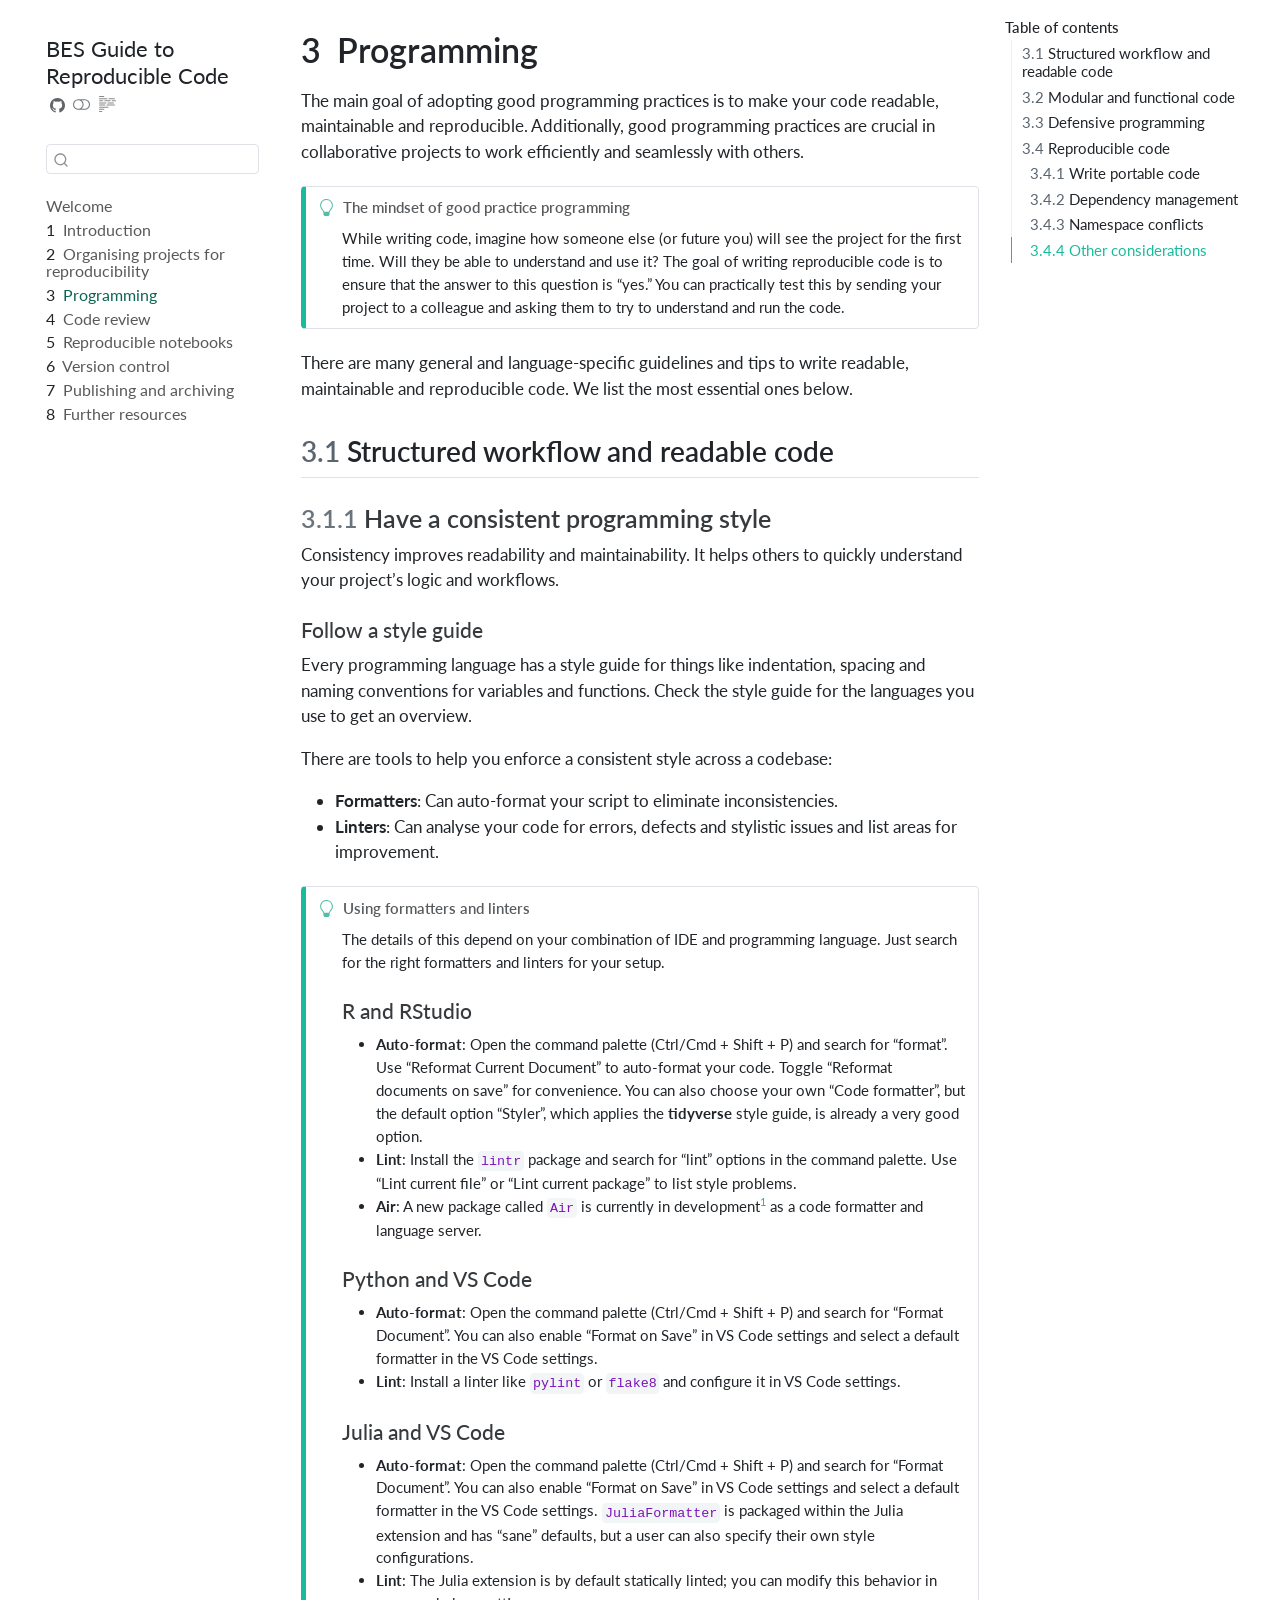
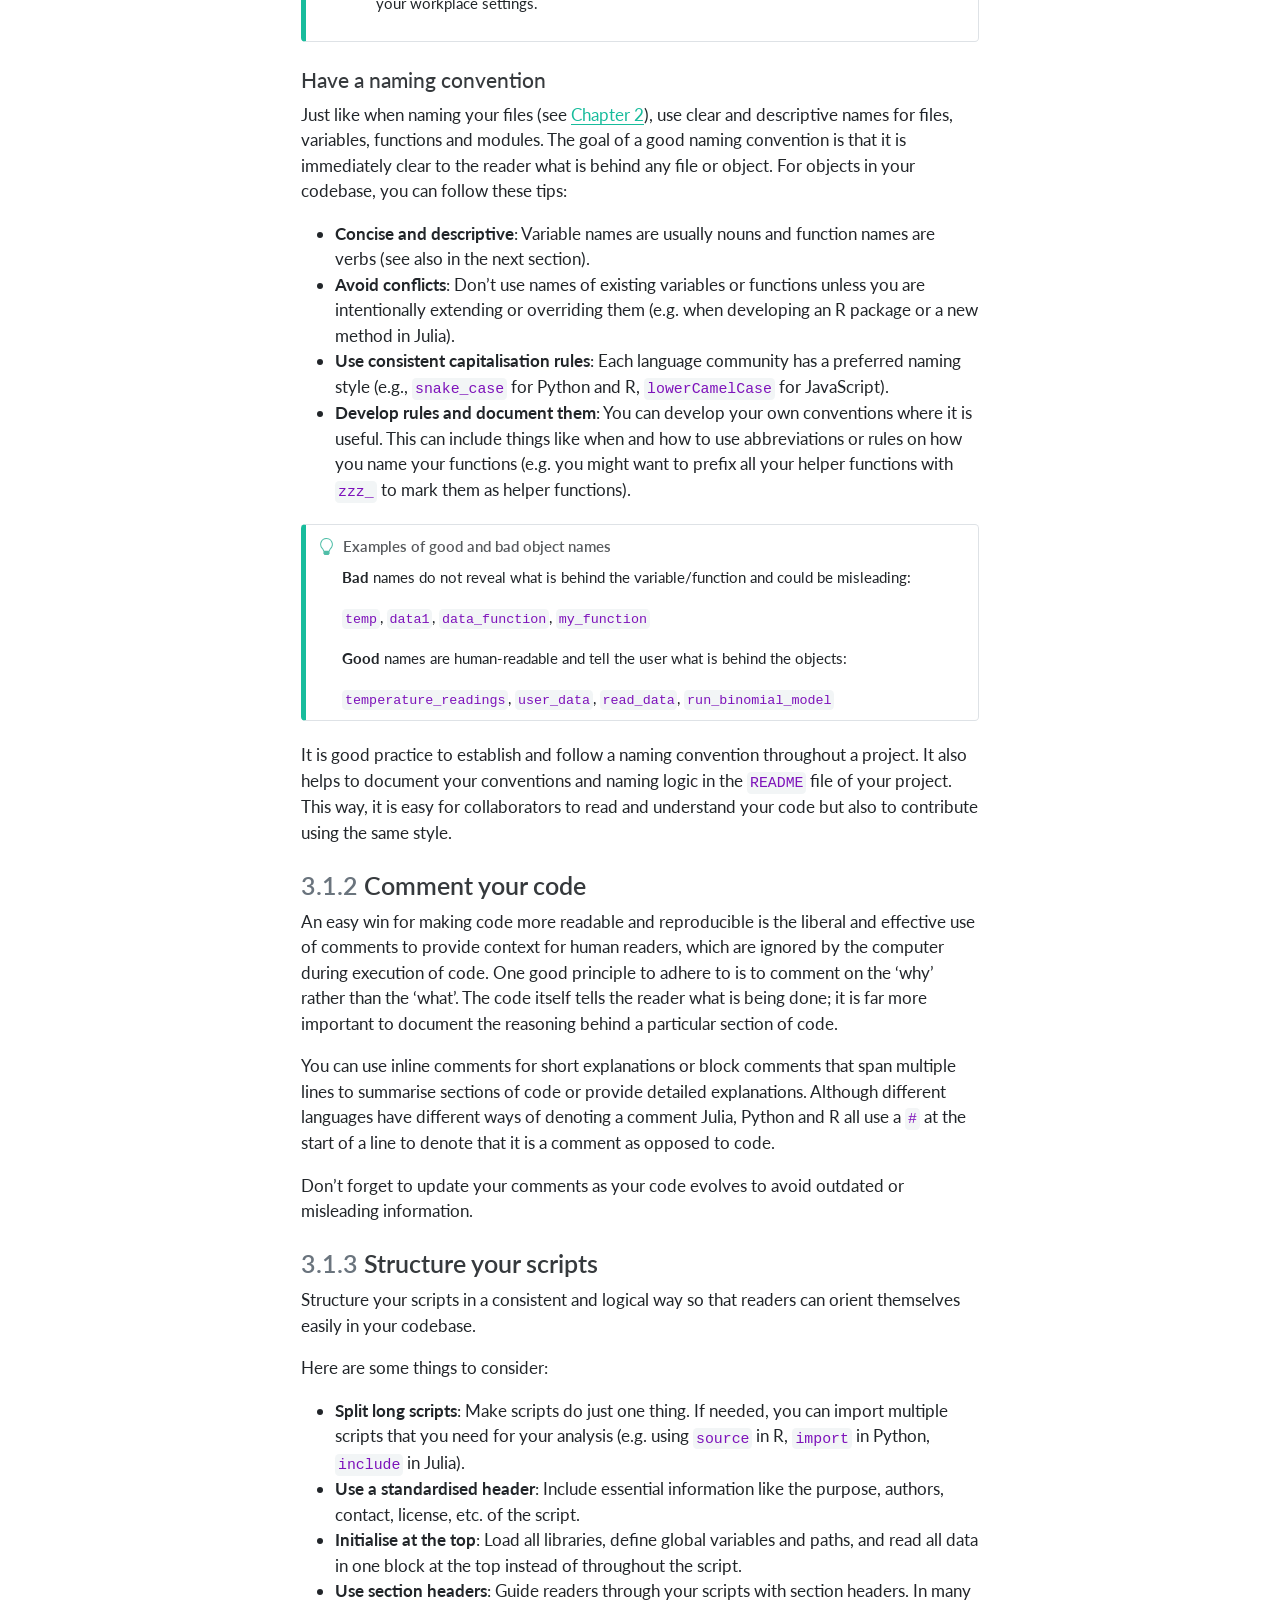
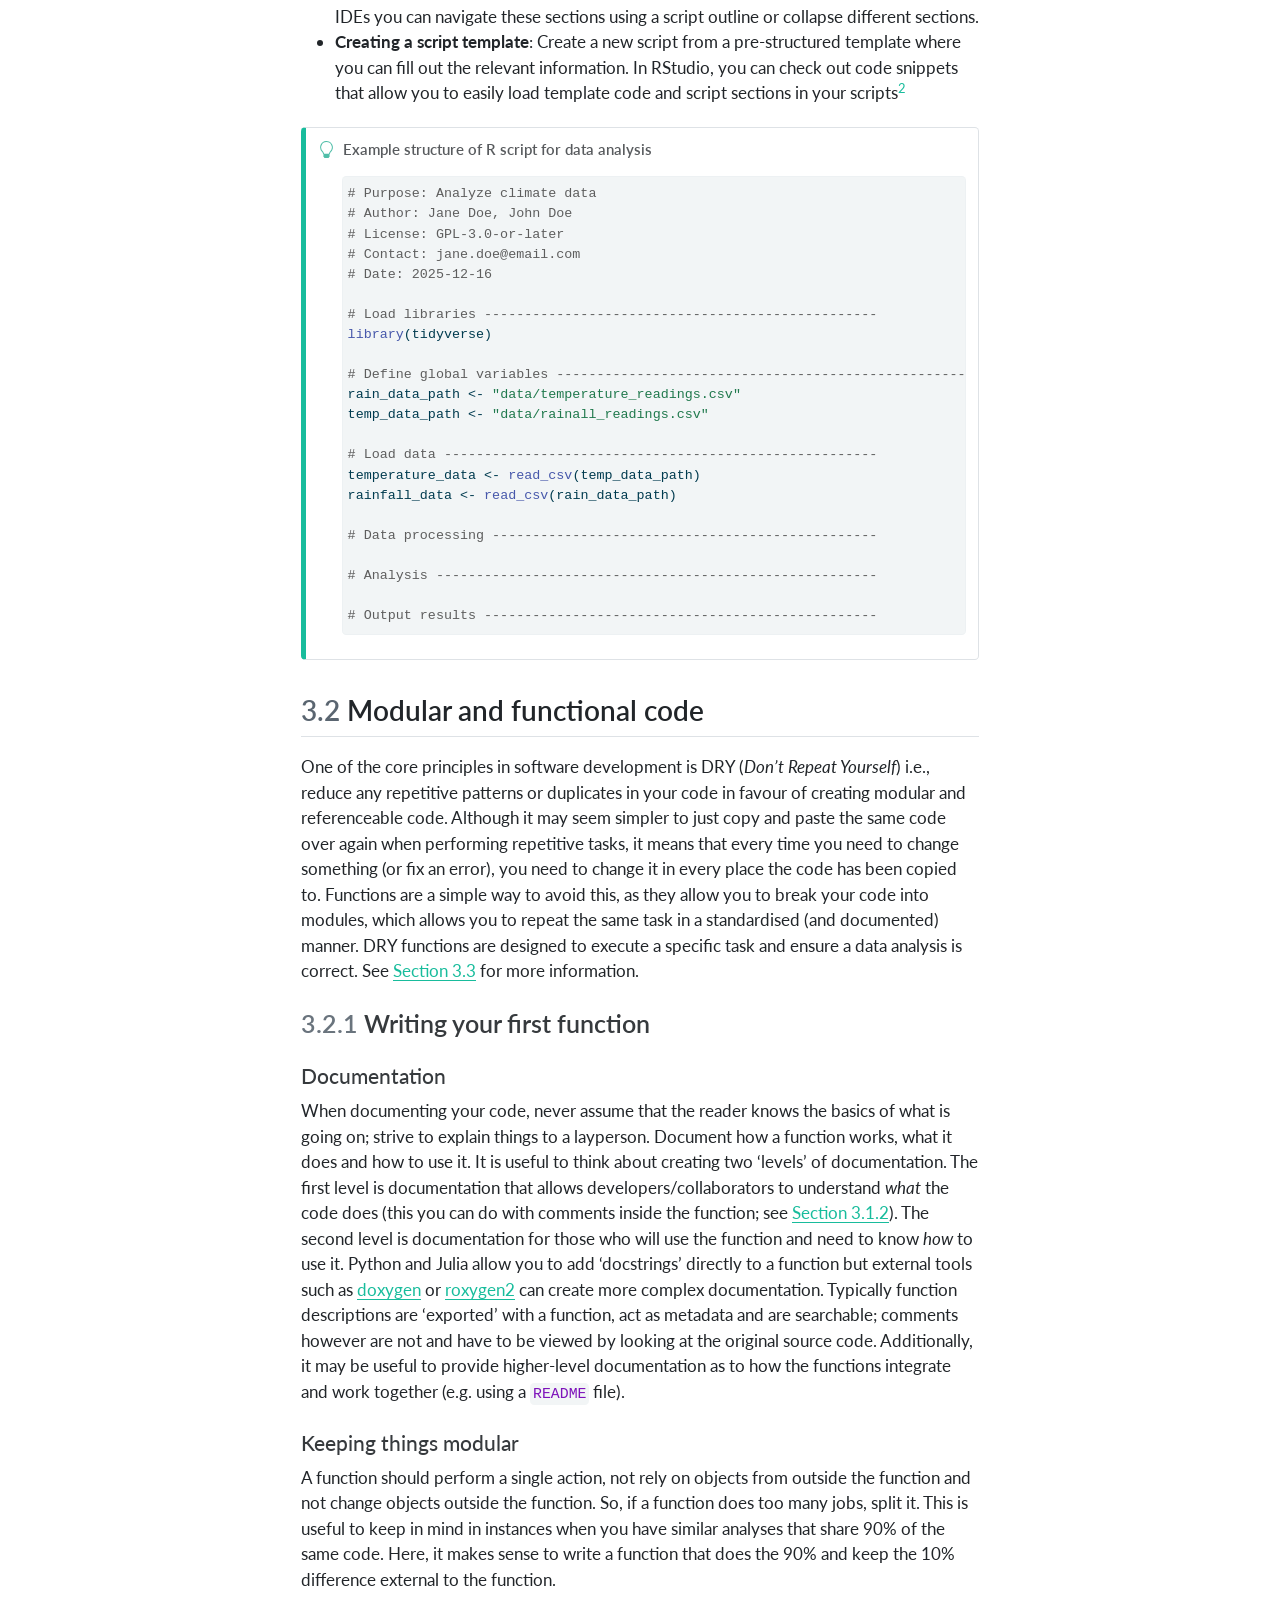
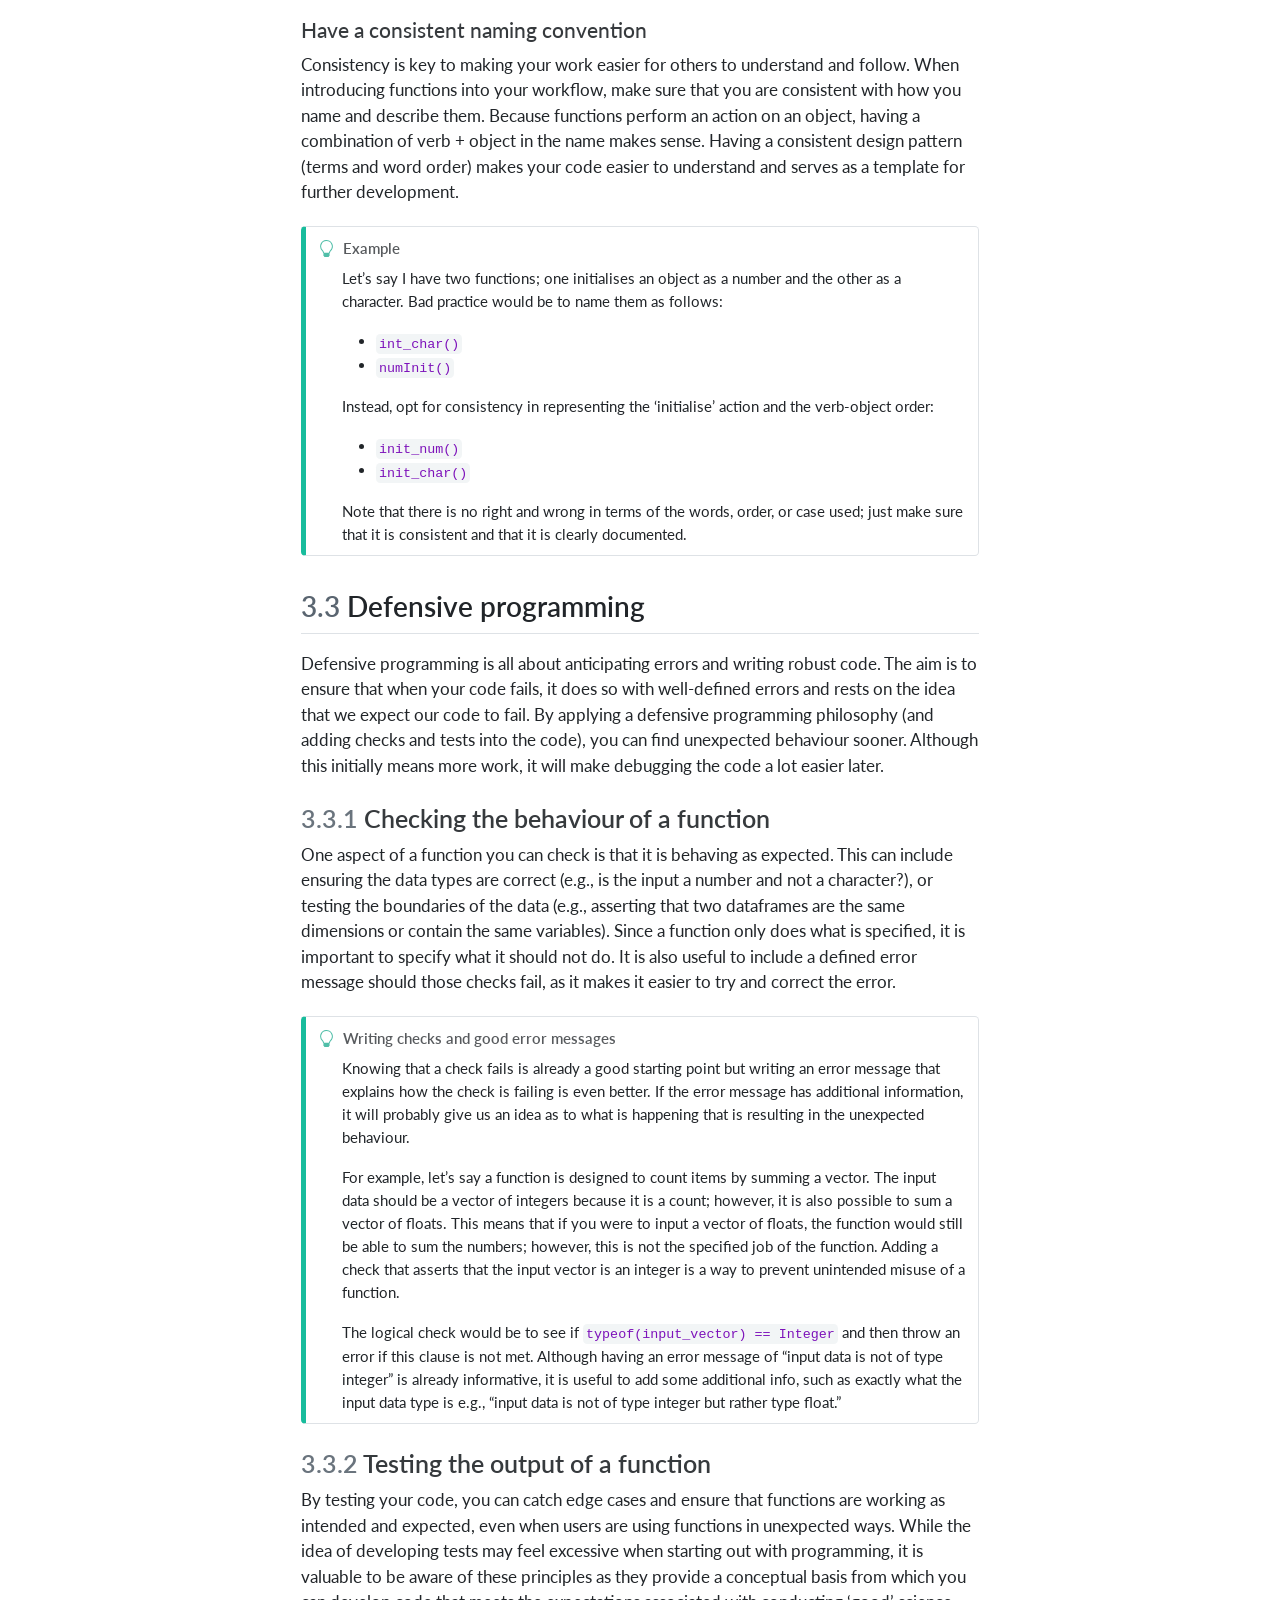
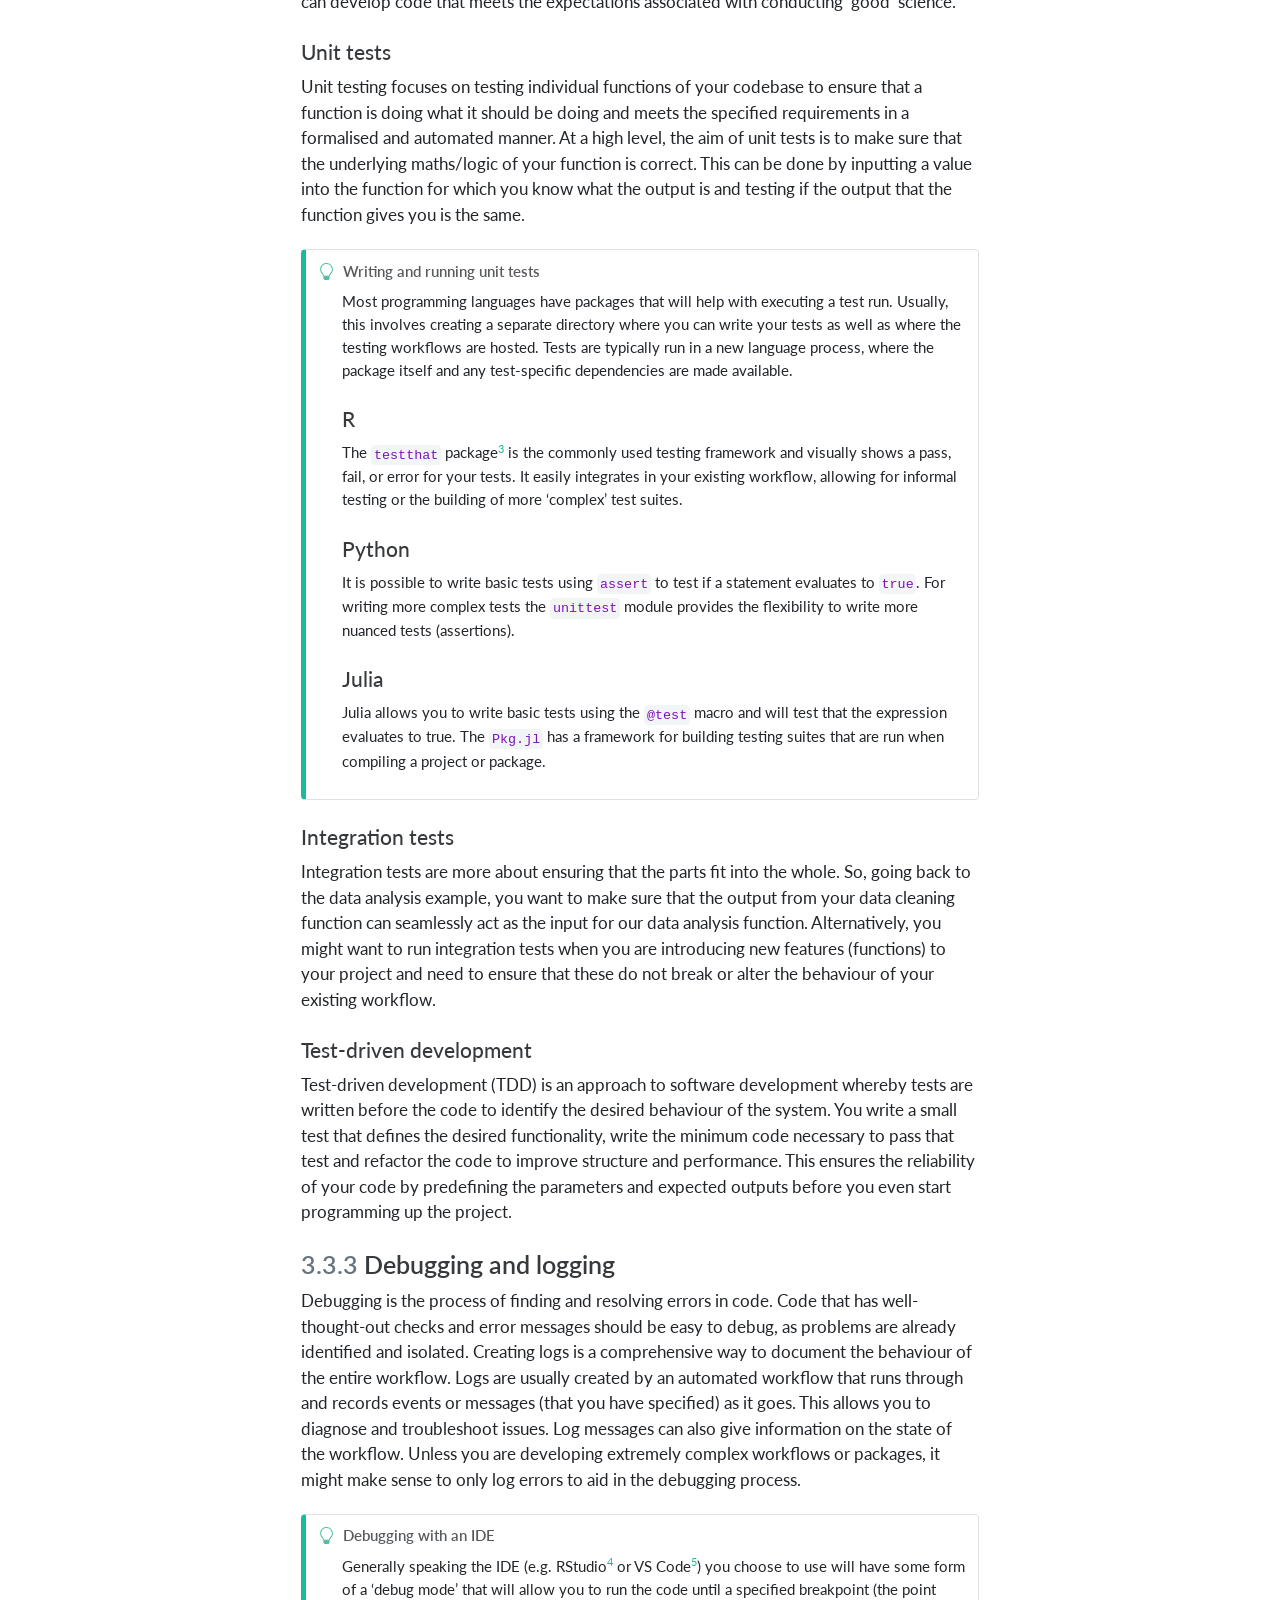
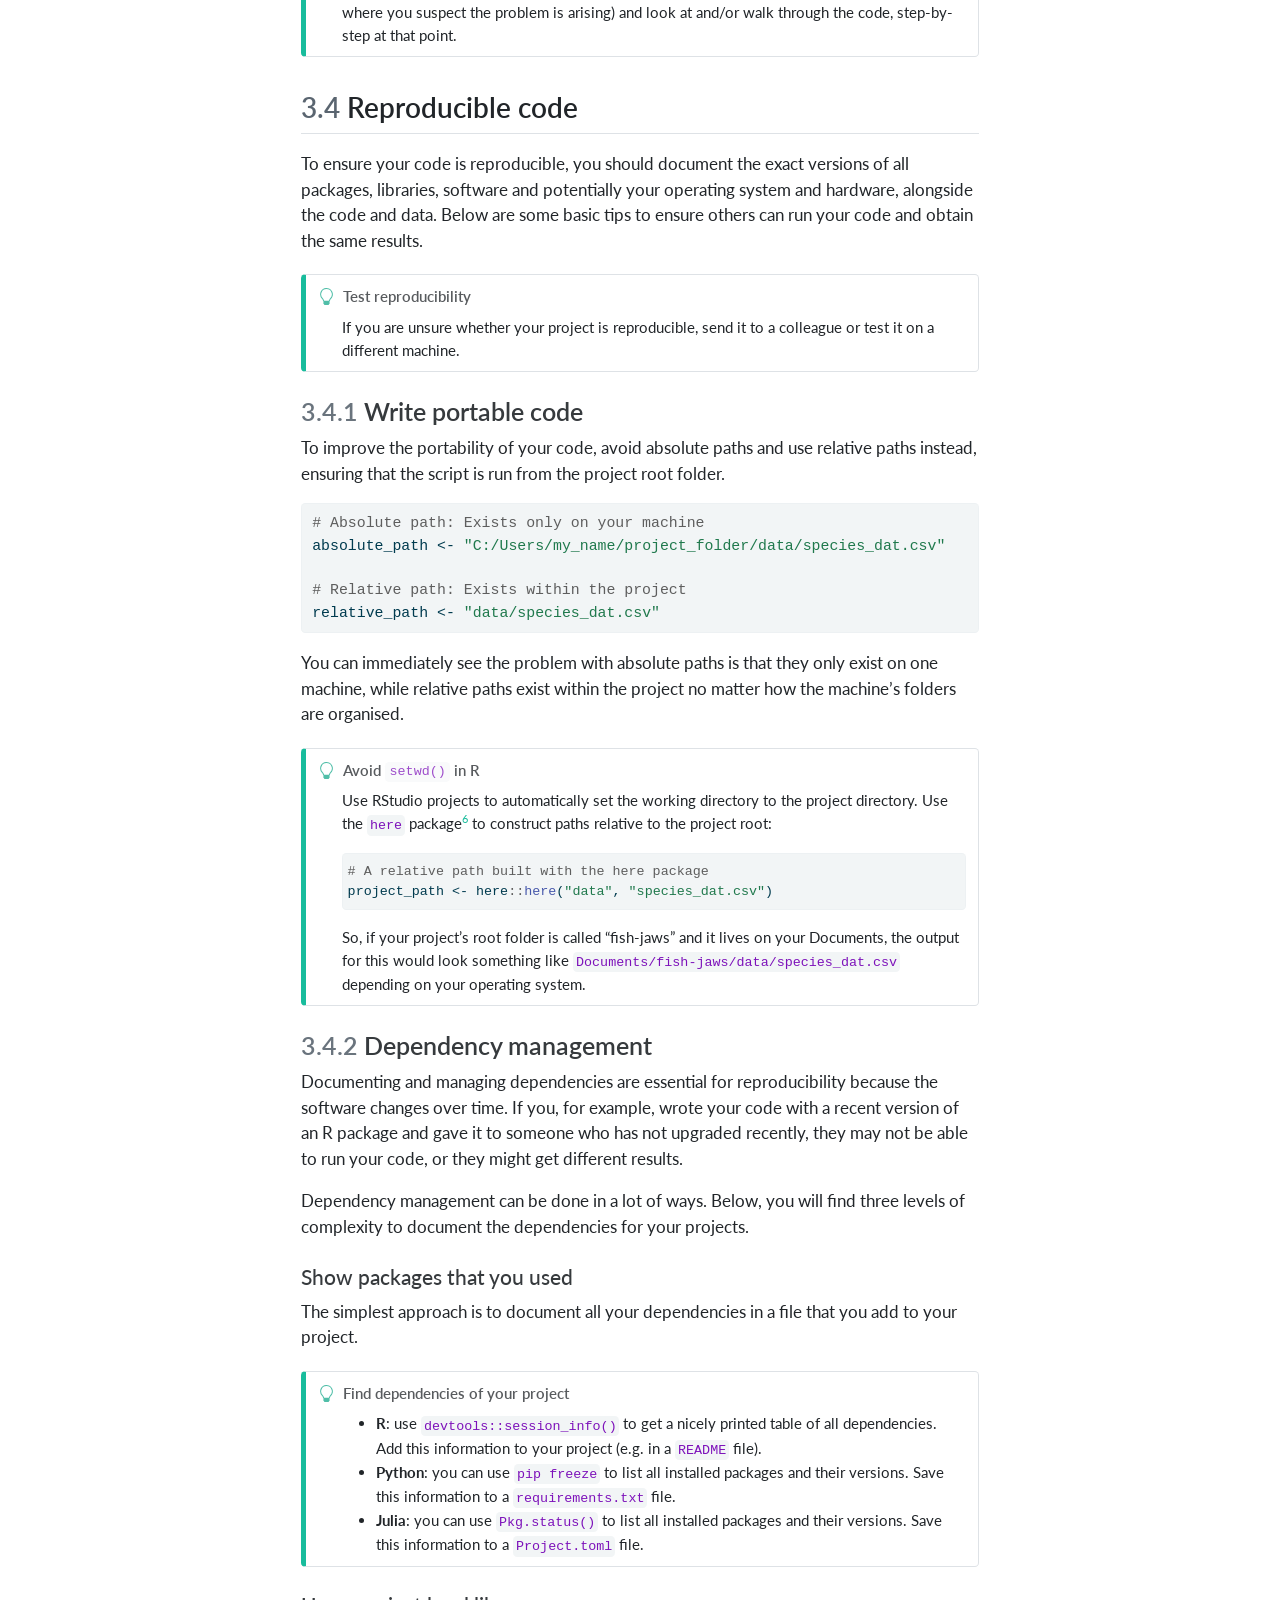
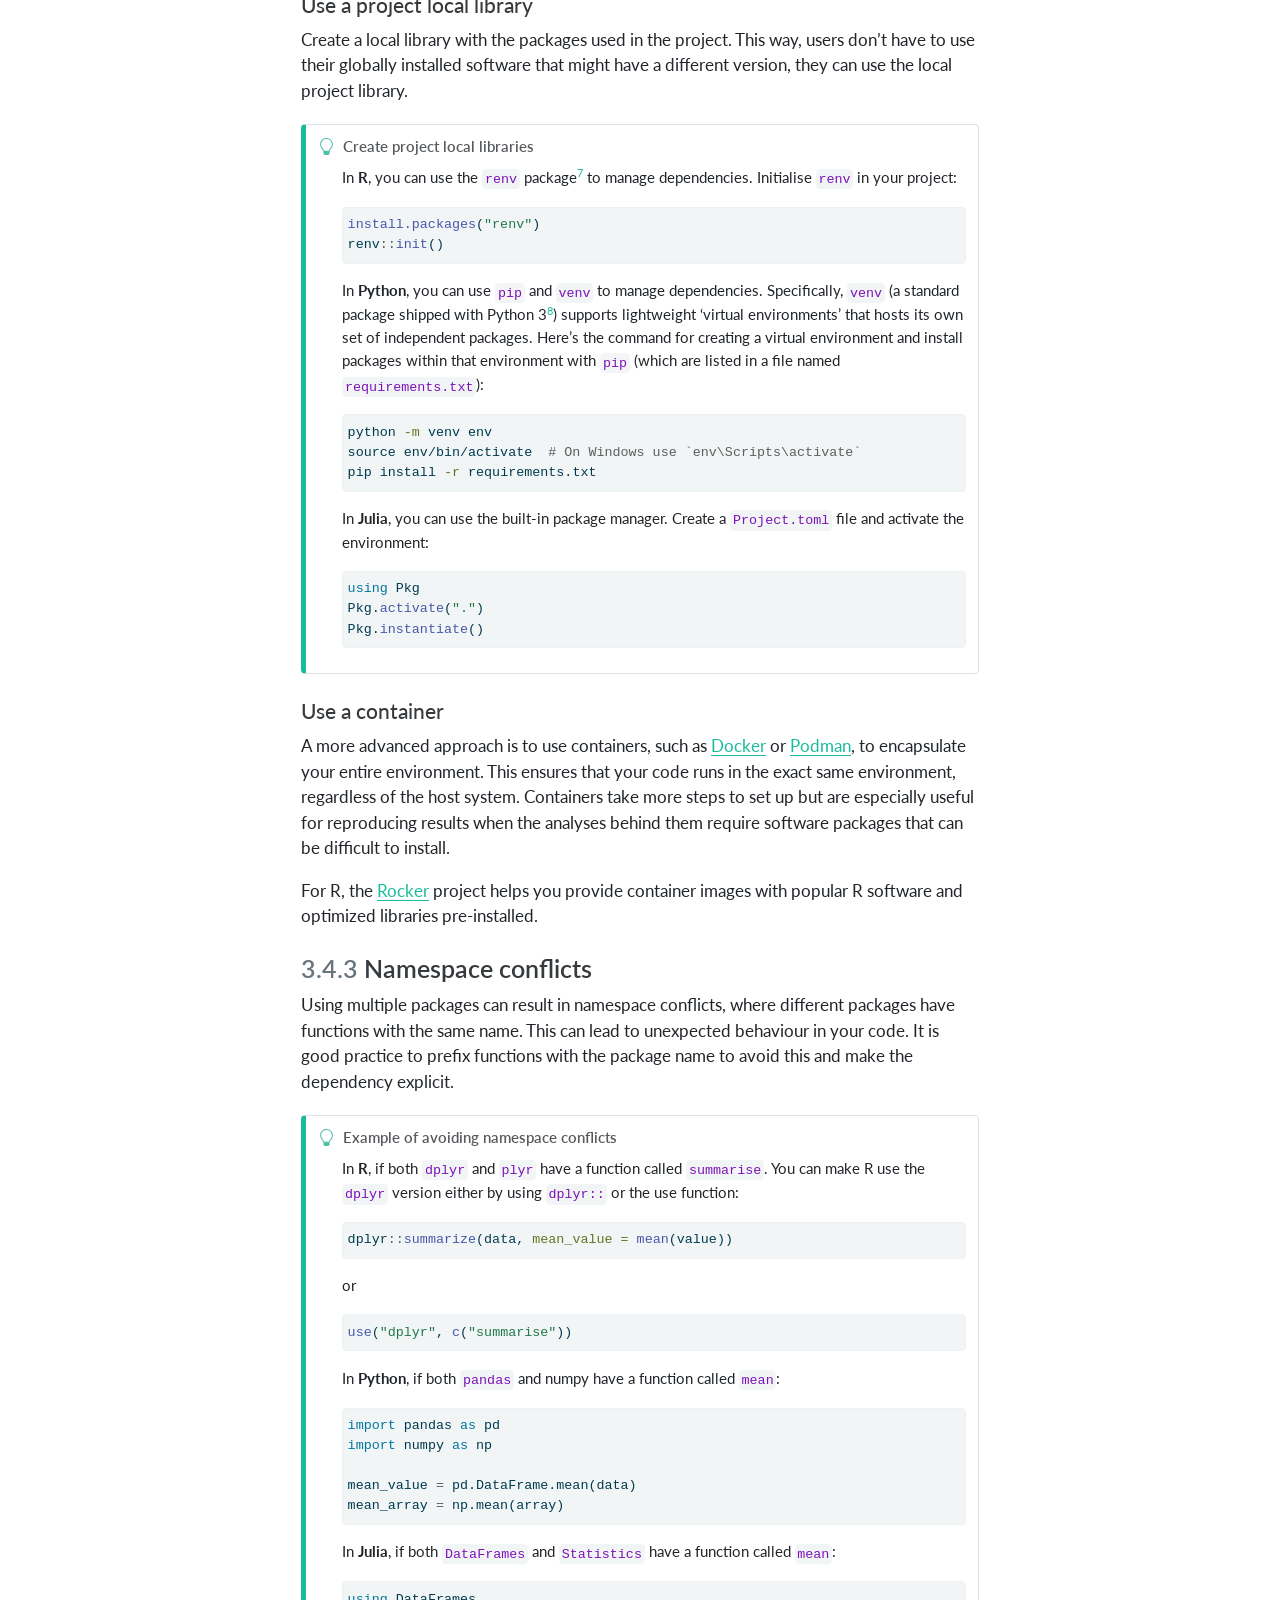
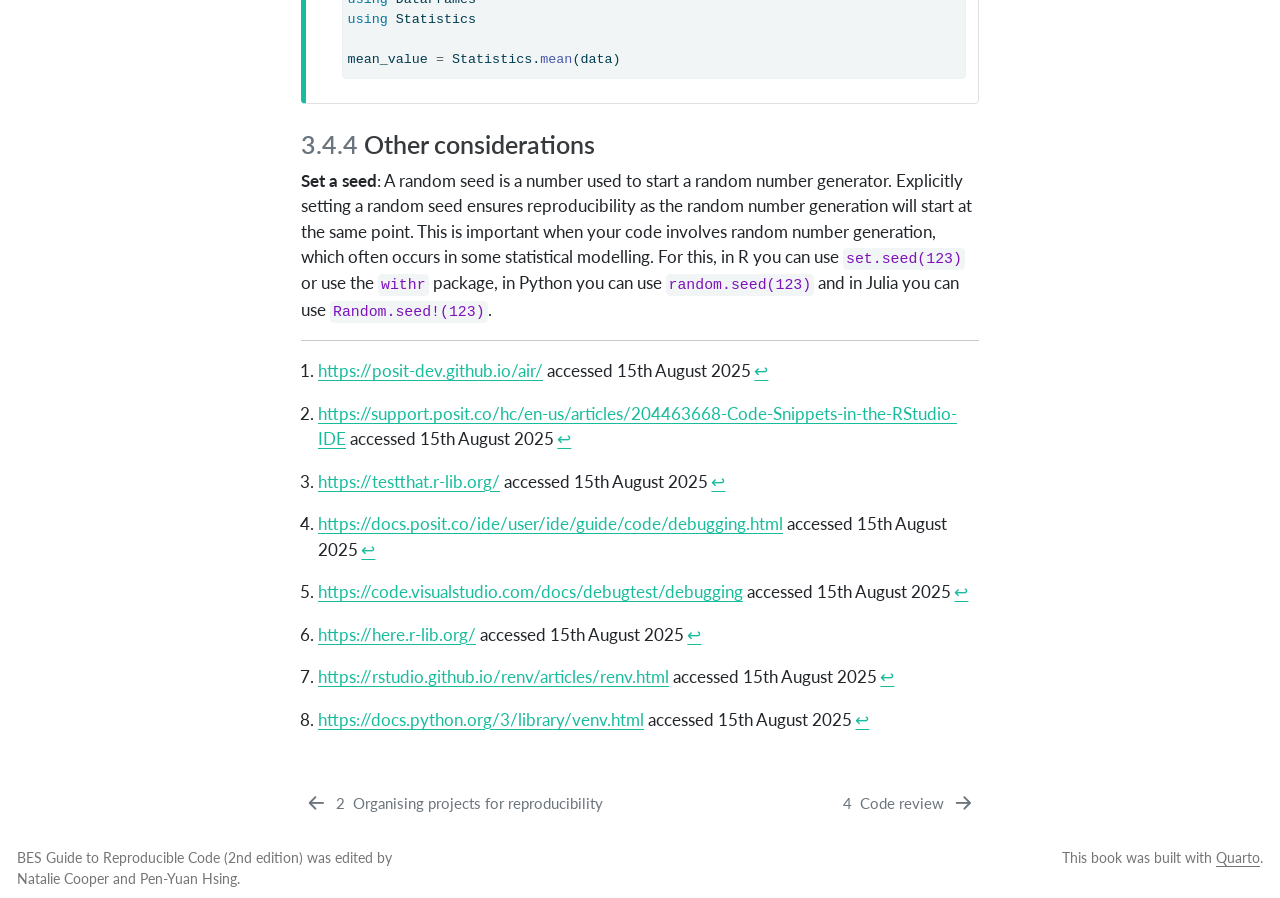
<file: programming.html>
<!DOCTYPE html>
<html xmlns="http://www.w3.org/1999/xhtml" lang="en" xml:lang="en"><head>

<meta charset="utf-8">
<meta name="generator" content="quarto-1.8.27">

<meta name="viewport" content="width=device-width, initial-scale=1.0, user-scalable=yes">

<meta name="author" content="Natalie Cooper and Pen-Yuan Hsing">

<title>3&nbsp; Programming – BES Guide to Reproducible Code</title>
<style>
code{white-space: pre-wrap;}
span.smallcaps{font-variant: small-caps;}
div.columns{display: flex; gap: min(4vw, 1.5em);}
div.column{flex: auto; overflow-x: auto;}
div.hanging-indent{margin-left: 1.5em; text-indent: -1.5em;}
ul.task-list{list-style: none;}
ul.task-list li input[type="checkbox"] {
  width: 0.8em;
  margin: 0 0.8em 0.2em -1em; /* quarto-specific, see https://github.com/quarto-dev/quarto-cli/issues/4556 */ 
  vertical-align: middle;
}
/* CSS for syntax highlighting */
html { -webkit-text-size-adjust: 100%; }
pre > code.sourceCode { white-space: pre; position: relative; }
pre > code.sourceCode > span { display: inline-block; line-height: 1.25; }
pre > code.sourceCode > span:empty { height: 1.2em; }
.sourceCode { overflow: visible; }
code.sourceCode > span { color: inherit; text-decoration: inherit; }
div.sourceCode { margin: 1em 0; }
pre.sourceCode { margin: 0; }
@media screen {
div.sourceCode { overflow: auto; }
}
@media print {
pre > code.sourceCode { white-space: pre-wrap; }
pre > code.sourceCode > span { text-indent: -5em; padding-left: 5em; }
}
pre.numberSource code
  { counter-reset: source-line 0; }
pre.numberSource code > span
  { position: relative; left: -4em; counter-increment: source-line; }
pre.numberSource code > span > a:first-child::before
  { content: counter(source-line);
    position: relative; left: -1em; text-align: right; vertical-align: baseline;
    border: none; display: inline-block;
    -webkit-touch-callout: none; -webkit-user-select: none;
    -khtml-user-select: none; -moz-user-select: none;
    -ms-user-select: none; user-select: none;
    padding: 0 4px; width: 4em;
  }
pre.numberSource { margin-left: 3em;  padding-left: 4px; }
div.sourceCode
  {   }
@media screen {
pre > code.sourceCode > span > a:first-child::before { text-decoration: underline; }
}
</style>


<script src="site_libs/quarto-nav/quarto-nav.js"></script>
<script src="site_libs/quarto-nav/headroom.min.js"></script>
<script src="site_libs/clipboard/clipboard.min.js"></script>
<script src="site_libs/quarto-search/autocomplete.umd.js"></script>
<script src="site_libs/quarto-search/fuse.min.js"></script>
<script src="site_libs/quarto-search/quarto-search.js"></script>
<meta name="quarto:offset" content="./">
<link href="./code-review.html" rel="next">
<link href="./organising-projects.html" rel="prev">
<link href="./cover.jpg" rel="icon" type="image/jpeg">
<script src="site_libs/quarto-html/quarto.js" type="module"></script>
<script src="site_libs/quarto-html/tabsets/tabsets.js" type="module"></script>
<script src="site_libs/quarto-html/axe/axe-check.js" type="module"></script>
<script src="site_libs/quarto-html/popper.min.js"></script>
<script src="site_libs/quarto-html/tippy.umd.min.js"></script>
<script src="site_libs/quarto-html/anchor.min.js"></script>
<link href="site_libs/quarto-html/tippy.css" rel="stylesheet">
<link href="site_libs/quarto-html/quarto-syntax-highlighting-ed96de9b727972fe78a7b5d16c58bf87.css" rel="stylesheet" class="quarto-color-scheme" id="quarto-text-highlighting-styles">
<link href="site_libs/quarto-html/quarto-syntax-highlighting-dark-4d9afe2b8d18ee9fa5d0d57b5ed4214d.css" rel="stylesheet" class="quarto-color-scheme quarto-color-alternate" id="quarto-text-highlighting-styles">
<link href="site_libs/quarto-html/quarto-syntax-highlighting-ed96de9b727972fe78a7b5d16c58bf87.css" rel="stylesheet" class="quarto-color-scheme-extra" id="quarto-text-highlighting-styles">
<script src="site_libs/bootstrap/bootstrap.min.js"></script>
<link href="site_libs/bootstrap/bootstrap-icons.css" rel="stylesheet">
<link href="site_libs/bootstrap/bootstrap-4ff66e45b39d49436fe97d3fe27b9920.min.css" rel="stylesheet" append-hash="true" class="quarto-color-scheme" id="quarto-bootstrap" data-mode="light">
<link href="site_libs/bootstrap/bootstrap-dark-7e34ecb6a0e7991f0346b0751d4a7c3f.min.css" rel="stylesheet" append-hash="true" class="quarto-color-scheme quarto-color-alternate" id="quarto-bootstrap" data-mode="dark">
<link href="site_libs/bootstrap/bootstrap-4ff66e45b39d49436fe97d3fe27b9920.min.css" rel="stylesheet" append-hash="true" class="quarto-color-scheme-extra" id="quarto-bootstrap" data-mode="light">
<script id="quarto-search-options" type="application/json">{
  "location": "sidebar",
  "copy-button": false,
  "collapse-after": 3,
  "panel-placement": "start",
  "type": "textbox",
  "limit": 50,
  "keyboard-shortcut": [
    "f",
    "/",
    "s"
  ],
  "show-item-context": false,
  "language": {
    "search-no-results-text": "No results",
    "search-matching-documents-text": "matching documents",
    "search-copy-link-title": "Copy link to search",
    "search-hide-matches-text": "Hide additional matches",
    "search-more-match-text": "more match in this document",
    "search-more-matches-text": "more matches in this document",
    "search-clear-button-title": "Clear",
    "search-text-placeholder": "",
    "search-detached-cancel-button-title": "Cancel",
    "search-submit-button-title": "Submit",
    "search-label": "Search"
  }
}</script>


</head>

<body class="nav-sidebar floating quarto-light"><script id="quarto-html-before-body" type="application/javascript">
    const toggleBodyColorMode = (bsSheetEl) => {
      const mode = bsSheetEl.getAttribute("data-mode");
      const bodyEl = window.document.querySelector("body");
      if (mode === "dark") {
        bodyEl.classList.add("quarto-dark");
        bodyEl.classList.remove("quarto-light");
      } else {
        bodyEl.classList.add("quarto-light");
        bodyEl.classList.remove("quarto-dark");
      }
    }
    const toggleBodyColorPrimary = () => {
      const bsSheetEl = window.document.querySelector("link#quarto-bootstrap:not([rel=disabled-stylesheet])");
      if (bsSheetEl) {
        toggleBodyColorMode(bsSheetEl);
      }
    }
    const setColorSchemeToggle = (alternate) => {
      const toggles = window.document.querySelectorAll('.quarto-color-scheme-toggle');
      for (let i=0; i < toggles.length; i++) {
        const toggle = toggles[i];
        if (toggle) {
          if (alternate) {
            toggle.classList.add("alternate");
          } else {
            toggle.classList.remove("alternate");
          }
        }
      }
    };
    const toggleColorMode = (alternate) => {
      // Switch the stylesheets
      const primaryStylesheets = window.document.querySelectorAll('link.quarto-color-scheme:not(.quarto-color-alternate)');
      const alternateStylesheets = window.document.querySelectorAll('link.quarto-color-scheme.quarto-color-alternate');
      manageTransitions('#quarto-margin-sidebar .nav-link', false);
      if (alternate) {
        // note: dark is layered on light, we don't disable primary!
        enableStylesheet(alternateStylesheets);
        for (const sheetNode of alternateStylesheets) {
          if (sheetNode.id === "quarto-bootstrap") {
            toggleBodyColorMode(sheetNode);
          }
        }
      } else {
        disableStylesheet(alternateStylesheets);
        enableStylesheet(primaryStylesheets)
        toggleBodyColorPrimary();
      }
      manageTransitions('#quarto-margin-sidebar .nav-link', true);
      // Switch the toggles
      setColorSchemeToggle(alternate)
      // Hack to workaround the fact that safari doesn't
      // properly recolor the scrollbar when toggling (#1455)
      if (navigator.userAgent.indexOf('Safari') > 0 && navigator.userAgent.indexOf('Chrome') == -1) {
        manageTransitions("body", false);
        window.scrollTo(0, 1);
        setTimeout(() => {
          window.scrollTo(0, 0);
          manageTransitions("body", true);
        }, 40);
      }
    }
    const disableStylesheet = (stylesheets) => {
      for (let i=0; i < stylesheets.length; i++) {
        const stylesheet = stylesheets[i];
        stylesheet.rel = 'disabled-stylesheet';
      }
    }
    const enableStylesheet = (stylesheets) => {
      for (let i=0; i < stylesheets.length; i++) {
        const stylesheet = stylesheets[i];
        if(stylesheet.rel !== 'stylesheet') { // for Chrome, which will still FOUC without this check
          stylesheet.rel = 'stylesheet';
        }
      }
    }
    const manageTransitions = (selector, allowTransitions) => {
      const els = window.document.querySelectorAll(selector);
      for (let i=0; i < els.length; i++) {
        const el = els[i];
        if (allowTransitions) {
          el.classList.remove('notransition');
        } else {
          el.classList.add('notransition');
        }
      }
    }
    const isFileUrl = () => {
      return window.location.protocol === 'file:';
    }
    const hasAlternateSentinel = () => {
      let styleSentinel = getColorSchemeSentinel();
      if (styleSentinel !== null) {
        return styleSentinel === "alternate";
      } else {
        return false;
      }
    }
    const setStyleSentinel = (alternate) => {
      const value = alternate ? "alternate" : "default";
      if (!isFileUrl()) {
        window.localStorage.setItem("quarto-color-scheme", value);
      } else {
        localAlternateSentinel = value;
      }
    }
    const getColorSchemeSentinel = () => {
      if (!isFileUrl()) {
        const storageValue = window.localStorage.getItem("quarto-color-scheme");
        return storageValue != null ? storageValue : localAlternateSentinel;
      } else {
        return localAlternateSentinel;
      }
    }
    const toggleGiscusIfUsed = (isAlternate, darkModeDefault) => {
      const baseTheme = document.querySelector('#giscus-base-theme')?.value ?? 'light';
      const alternateTheme = document.querySelector('#giscus-alt-theme')?.value ?? 'dark';
      let newTheme = '';
      if(authorPrefersDark) {
        newTheme = isAlternate ? baseTheme : alternateTheme;
      } else {
        newTheme = isAlternate ? alternateTheme : baseTheme;
      }
      const changeGiscusTheme = () => {
        // From: https://github.com/giscus/giscus/issues/336
        const sendMessage = (message) => {
          const iframe = document.querySelector('iframe.giscus-frame');
          if (!iframe) return;
          iframe.contentWindow.postMessage({ giscus: message }, 'https://giscus.app');
        }
        sendMessage({
          setConfig: {
            theme: newTheme
          }
        });
      }
      const isGiscussLoaded = window.document.querySelector('iframe.giscus-frame') !== null;
      if (isGiscussLoaded) {
        changeGiscusTheme();
      }
    };
    const authorPrefersDark = false;
    const queryPrefersDark = window.matchMedia('(prefers-color-scheme: dark)');
    const darkModeDefault = queryPrefersDark.matches;
      document.querySelector('link#quarto-text-highlighting-styles.quarto-color-scheme-extra').rel = 'disabled-stylesheet';
      document.querySelector('link#quarto-bootstrap.quarto-color-scheme-extra').rel = 'disabled-stylesheet';
    let localAlternateSentinel = darkModeDefault ? 'alternate' : 'default';
    // Dark / light mode switch
    window.quartoToggleColorScheme = () => {
      // Read the current dark / light value
      let toAlternate = !hasAlternateSentinel();
      toggleColorMode(toAlternate);
      setStyleSentinel(toAlternate);
      toggleGiscusIfUsed(toAlternate, darkModeDefault);
      window.dispatchEvent(new Event('resize'));
    };
    queryPrefersDark.addEventListener("change", e => {
      if(window.localStorage.getItem("quarto-color-scheme") !== null)
        return;
      const alternate = e.matches
      toggleColorMode(alternate);
      localAlternateSentinel = e.matches ? 'alternate' : 'default'; // this is used alongside local storage!
      toggleGiscusIfUsed(alternate, darkModeDefault);
    });
    // Switch to dark mode if need be
    if (hasAlternateSentinel()) {
      toggleColorMode(true);
    } else {
      toggleColorMode(false);
    }
  </script>

<div id="quarto-search-results"></div>
  <header id="quarto-header" class="headroom fixed-top">
  <nav class="quarto-secondary-nav">
    <div class="container-fluid d-flex">
      <button type="button" class="quarto-btn-toggle btn" data-bs-toggle="collapse" role="button" data-bs-target=".quarto-sidebar-collapse-item" aria-controls="quarto-sidebar" aria-expanded="false" aria-label="Toggle sidebar navigation" onclick="if (window.quartoToggleHeadroom) { window.quartoToggleHeadroom(); }">
        <i class="bi bi-layout-text-sidebar-reverse"></i>
      </button>
        <nav class="quarto-page-breadcrumbs" aria-label="breadcrumb"><ol class="breadcrumb"><li class="breadcrumb-item"><a href="./programming.html"><span class="chapter-number">3</span>&nbsp; <span class="chapter-title">Programming</span></a></li></ol></nav>
        <a class="flex-grow-1" role="navigation" data-bs-toggle="collapse" data-bs-target=".quarto-sidebar-collapse-item" aria-controls="quarto-sidebar" aria-expanded="false" aria-label="Toggle sidebar navigation" onclick="if (window.quartoToggleHeadroom) { window.quartoToggleHeadroom(); }">      
        </a>
      <button type="button" class="btn quarto-search-button" aria-label="Search" onclick="window.quartoOpenSearch();">
        <i class="bi bi-search"></i>
      </button>
    </div>
  </nav>
</header>
<!-- content -->
<div id="quarto-content" class="quarto-container page-columns page-rows-contents page-layout-article">
<!-- sidebar -->
  <nav id="quarto-sidebar" class="sidebar collapse collapse-horizontal quarto-sidebar-collapse-item sidebar-navigation floating overflow-auto">
    <div class="pt-lg-2 mt-2 text-left sidebar-header">
    <div class="sidebar-title mb-0 py-0">
      <a href="./">BES Guide to Reproducible Code</a> 
        <div class="sidebar-tools-main tools-wide">
    <a href="https://github.com/BES-Guide/reproducible-code" title="Source Code" class="quarto-navigation-tool px-1" aria-label="Source Code"><i class="bi bi-github"></i></a>
  <a href="" class="quarto-color-scheme-toggle quarto-navigation-tool  px-1" onclick="window.quartoToggleColorScheme(); return false;" title="Toggle dark mode"><i class="bi"></i></a>
  <a href="" class="quarto-reader-toggle quarto-navigation-tool px-1" onclick="window.quartoToggleReader(); return false;" title="Toggle reader mode">
  <div class="quarto-reader-toggle-btn">
  <i class="bi"></i>
  </div>
</a>
</div>
    </div>
      </div>
        <div class="mt-2 flex-shrink-0 align-items-center">
        <div class="sidebar-search">
        <div id="quarto-search" class="" title="Search"></div>
        </div>
        </div>
    <div class="sidebar-menu-container"> 
    <ul class="list-unstyled mt-1">
        <li class="sidebar-item">
  <div class="sidebar-item-container"> 
  <a href="./index.html" class="sidebar-item-text sidebar-link">
 <span class="menu-text">Welcome</span></a>
  </div>
</li>
        <li class="sidebar-item">
  <div class="sidebar-item-container"> 
  <a href="./intro.html" class="sidebar-item-text sidebar-link">
 <span class="menu-text"><span class="chapter-number">1</span>&nbsp; <span class="chapter-title">Introduction</span></span></a>
  </div>
</li>
        <li class="sidebar-item">
  <div class="sidebar-item-container"> 
  <a href="./organising-projects.html" class="sidebar-item-text sidebar-link">
 <span class="menu-text"><span class="chapter-number">2</span>&nbsp; <span class="chapter-title">Organising projects for reproducibility</span></span></a>
  </div>
</li>
        <li class="sidebar-item">
  <div class="sidebar-item-container"> 
  <a href="./programming.html" class="sidebar-item-text sidebar-link active">
 <span class="menu-text"><span class="chapter-number">3</span>&nbsp; <span class="chapter-title">Programming</span></span></a>
  </div>
</li>
        <li class="sidebar-item">
  <div class="sidebar-item-container"> 
  <a href="./code-review.html" class="sidebar-item-text sidebar-link">
 <span class="menu-text"><span class="chapter-number">4</span>&nbsp; <span class="chapter-title">Code review</span></span></a>
  </div>
</li>
        <li class="sidebar-item">
  <div class="sidebar-item-container"> 
  <a href="./reproducible-notebooks.html" class="sidebar-item-text sidebar-link">
 <span class="menu-text"><span class="chapter-number">5</span>&nbsp; <span class="chapter-title">Reproducible notebooks</span></span></a>
  </div>
</li>
        <li class="sidebar-item">
  <div class="sidebar-item-container"> 
  <a href="./version-control.html" class="sidebar-item-text sidebar-link">
 <span class="menu-text"><span class="chapter-number">6</span>&nbsp; <span class="chapter-title">Version control</span></span></a>
  </div>
</li>
        <li class="sidebar-item">
  <div class="sidebar-item-container"> 
  <a href="./publishing-and-archiving.html" class="sidebar-item-text sidebar-link">
 <span class="menu-text"><span class="chapter-number">7</span>&nbsp; <span class="chapter-title">Publishing and archiving</span></span></a>
  </div>
</li>
        <li class="sidebar-item">
  <div class="sidebar-item-container"> 
  <a href="./further-resources.html" class="sidebar-item-text sidebar-link">
 <span class="menu-text"><span class="chapter-number">8</span>&nbsp; <span class="chapter-title">Further resources</span></span></a>
  </div>
</li>
    </ul>
    </div>
</nav>
<div id="quarto-sidebar-glass" class="quarto-sidebar-collapse-item" data-bs-toggle="collapse" data-bs-target=".quarto-sidebar-collapse-item"></div>
<!-- margin-sidebar -->
    <div id="quarto-margin-sidebar" class="sidebar margin-sidebar">
        <nav id="TOC" role="doc-toc" class="toc-active">
    <h2 id="toc-title">Table of contents</h2>
   
  <ul>
  <li><a href="#structured-workflow-and-readable-code" id="toc-structured-workflow-and-readable-code" class="nav-link active" data-scroll-target="#structured-workflow-and-readable-code"><span class="header-section-number">3.1</span> Structured workflow and readable code</a>
  <ul class="collapse">
  <li><a href="#have-a-consistent-programming-style" id="toc-have-a-consistent-programming-style" class="nav-link" data-scroll-target="#have-a-consistent-programming-style"><span class="header-section-number">3.1.1</span> Have a consistent programming style</a></li>
  <li><a href="#sec-comment-your-code" id="toc-sec-comment-your-code" class="nav-link" data-scroll-target="#sec-comment-your-code"><span class="header-section-number">3.1.2</span> Comment your code</a></li>
  <li><a href="#structure-your-scripts" id="toc-structure-your-scripts" class="nav-link" data-scroll-target="#structure-your-scripts"><span class="header-section-number">3.1.3</span> Structure your scripts</a></li>
  </ul></li>
  <li><a href="#modular-and-functional-code" id="toc-modular-and-functional-code" class="nav-link" data-scroll-target="#modular-and-functional-code"><span class="header-section-number">3.2</span> Modular and functional code</a>
  <ul class="collapse">
  <li><a href="#writing-your-first-function" id="toc-writing-your-first-function" class="nav-link" data-scroll-target="#writing-your-first-function"><span class="header-section-number">3.2.1</span> Writing your first function</a></li>
  </ul></li>
  <li><a href="#sec-defensive-programming" id="toc-sec-defensive-programming" class="nav-link" data-scroll-target="#sec-defensive-programming"><span class="header-section-number">3.3</span> Defensive programming</a>
  <ul class="collapse">
  <li><a href="#checking-the-behaviour-of-a-function" id="toc-checking-the-behaviour-of-a-function" class="nav-link" data-scroll-target="#checking-the-behaviour-of-a-function"><span class="header-section-number">3.3.1</span> Checking the behaviour of a function</a></li>
  <li><a href="#testing-the-output-of-a-function" id="toc-testing-the-output-of-a-function" class="nav-link" data-scroll-target="#testing-the-output-of-a-function"><span class="header-section-number">3.3.2</span> Testing the output of a function</a></li>
  <li><a href="#debugging-and-logging" id="toc-debugging-and-logging" class="nav-link" data-scroll-target="#debugging-and-logging"><span class="header-section-number">3.3.3</span> Debugging and logging</a></li>
  </ul></li>
  <li><a href="#reproducible-code" id="toc-reproducible-code" class="nav-link" data-scroll-target="#reproducible-code"><span class="header-section-number">3.4</span> Reproducible code</a>
  <ul class="collapse">
  <li><a href="#write-portable-code" id="toc-write-portable-code" class="nav-link" data-scroll-target="#write-portable-code"><span class="header-section-number">3.4.1</span> Write portable code</a></li>
  <li><a href="#dependency-management" id="toc-dependency-management" class="nav-link" data-scroll-target="#dependency-management"><span class="header-section-number">3.4.2</span> Dependency management</a></li>
  <li><a href="#namespace-conflicts" id="toc-namespace-conflicts" class="nav-link" data-scroll-target="#namespace-conflicts"><span class="header-section-number">3.4.3</span> Namespace conflicts</a></li>
  <li><a href="#other-considerations" id="toc-other-considerations" class="nav-link" data-scroll-target="#other-considerations"><span class="header-section-number">3.4.4</span> Other considerations</a></li>
  </ul></li>
  </ul>
</nav>
    </div>
<!-- main -->
<main class="content" id="quarto-document-content">


<header id="title-block-header" class="quarto-title-block default">
<div class="quarto-title">
<h1 class="title"><span id="sec-programming" class="quarto-section-identifier"><span class="chapter-number">3</span>&nbsp; <span class="chapter-title">Programming</span></span></h1>
</div>



<div class="quarto-title-meta">

    
  
    
  </div>
  


</header>


<p>The main goal of adopting good programming practices is to make your code readable, maintainable and reproducible. Additionally, good programming practices are crucial in collaborative projects to work efficiently and seamlessly with others.</p>
<div class="callout callout-style-simple callout-tip callout-titled">
<div class="callout-header d-flex align-content-center">
<div class="callout-icon-container">
<i class="callout-icon"></i>
</div>
<div class="callout-title-container flex-fill">
<span class="screen-reader-only">Tip</span>The mindset of good practice programming
</div>
</div>
<div class="callout-body-container callout-body">
<p>While writing code, imagine how someone else (or future you) will see the project for the first time. Will they be able to understand and use it? The goal of writing reproducible code is to ensure that the answer to this question is “yes.” You can practically test this by sending your project to a colleague and asking them to try to understand and run the code.</p>
</div>
</div>
<p>There are many general and language-specific guidelines and tips to write readable, maintainable and reproducible code. We list the most essential ones below.</p>
<section id="structured-workflow-and-readable-code" class="level2" data-number="3.1">
<h2 data-number="3.1" class="anchored" data-anchor-id="structured-workflow-and-readable-code"><span class="header-section-number">3.1</span> Structured workflow and readable code</h2>
<section id="have-a-consistent-programming-style" class="level3" data-number="3.1.1">
<h3 data-number="3.1.1" class="anchored" data-anchor-id="have-a-consistent-programming-style"><span class="header-section-number">3.1.1</span> Have a consistent programming style</h3>
<p>Consistency improves readability and maintainability. It helps others to quickly understand your project’s logic and workflows.</p>
<section id="follow-a-style-guide" class="level4">
<h4 class="anchored" data-anchor-id="follow-a-style-guide">Follow a style guide</h4>
<p>Every programming language has a style guide for things like indentation, spacing and naming conventions for variables and functions. Check the style guide for the languages you use to get an overview.</p>
<p>There are tools to help you enforce a consistent style across a codebase:</p>
<ul>
<li><strong>Formatters</strong>: Can auto-format your script to eliminate inconsistencies.</li>
<li><strong>Linters</strong>: Can analyse your code for errors, defects and stylistic issues and list areas for improvement.</li>
</ul>
<div class="callout callout-style-simple callout-tip callout-titled">
<div class="callout-header d-flex align-content-center">
<div class="callout-icon-container">
<i class="callout-icon"></i>
</div>
<div class="callout-title-container flex-fill">
<span class="screen-reader-only">Tip</span>Using formatters and linters
</div>
</div>
<div class="callout-body-container callout-body">
<p>The details of this depend on your combination of IDE and programming language. Just search for the right formatters and linters for your setup.</p>
<section id="r-and-rstudio" class="level4">
<h4 class="anchored" data-anchor-id="r-and-rstudio">R and RStudio</h4>
<ul>
<li><strong>Auto-format</strong>: Open the command palette (Ctrl/Cmd + Shift + P) and search for “format”. Use “Reformat Current Document” to auto-format your code. Toggle “Reformat documents on save” for convenience. You can also choose your own “Code formatter”, but the default option “Styler”, which applies the <strong>tidyverse</strong> style guide, is already a very good option.</li>
<li><strong>Lint</strong>: Install the <code>lintr</code> package and search for “lint” options in the command palette. Use “Lint current file” or “Lint current package” to list style problems.</li>
<li><strong>Air</strong>: A new package called <code>Air</code> is currently in development<a href="#fn1" class="footnote-ref" id="fnref1" role="doc-noteref"><sup>1</sup></a> as a code formatter and language server.</li>
</ul>
</section>
<section id="python-and-vs-code" class="level4">
<h4 class="anchored" data-anchor-id="python-and-vs-code">Python and VS Code</h4>
<ul>
<li><strong>Auto-format</strong>: Open the command palette (Ctrl/Cmd + Shift + P) and search for “Format Document”. You can also enable “Format on Save” in VS Code settings and select a default formatter in the VS Code settings.</li>
<li><strong>Lint</strong>: Install a linter like <code>pylint</code> or <code>flake8</code> and configure it in VS Code settings.</li>
</ul>
</section>
<section id="julia-and-vs-code" class="level4">
<h4 class="anchored" data-anchor-id="julia-and-vs-code">Julia and VS Code</h4>
<ul>
<li><strong>Auto-format</strong>: Open the command palette (Ctrl/Cmd + Shift + P) and search for “Format Document”. You can also enable “Format on Save” in VS Code settings and select a default formatter in the VS Code settings. <code>JuliaFormatter</code> is packaged within the Julia extension and has “sane” defaults, but a user can also specify their own style configurations.</li>
<li><strong>Lint</strong>: The Julia extension is by default statically linted; you can modify this behavior in your workplace settings.</li>
</ul>
</section>
</div>
</div>
</section>
<section id="have-a-naming-convention" class="level4">
<h4 class="anchored" data-anchor-id="have-a-naming-convention">Have a naming convention</h4>
<p>Just like when naming your files (see <a href="organising-projects.html" class="quarto-xref"><span>Chapter 2</span></a>), use clear and descriptive names for files, variables, functions and modules. The goal of a good naming convention is that it is immediately clear to the reader what is behind any file or object. For objects in your codebase, you can follow these tips:</p>
<ul>
<li><strong>Concise and descriptive</strong>: Variable names are usually nouns and function names are verbs (see also in the next section).</li>
<li><strong>Avoid conflicts</strong>: Don’t use names of existing variables or functions unless you are intentionally extending or overriding them (e.g.&nbsp;when developing an R package or a new method in Julia).</li>
<li><strong>Use consistent capitalisation rules</strong>: Each language community has a preferred naming style (e.g., <code>snake_case</code> for Python and R, <code>lowerCamelCase</code> for JavaScript).</li>
<li><strong>Develop rules and document them</strong>: You can develop your own conventions where it is useful. This can include things like when and how to use abbreviations or rules on how you name your functions (e.g.&nbsp;you might want to prefix all your helper functions with <code>zzz_</code> to mark them as helper functions).</li>
</ul>
<div class="callout callout-style-simple callout-tip callout-titled">
<div class="callout-header d-flex align-content-center">
<div class="callout-icon-container">
<i class="callout-icon"></i>
</div>
<div class="callout-title-container flex-fill">
<span class="screen-reader-only">Tip</span>Examples of good and bad object names
</div>
</div>
<div class="callout-body-container callout-body">
<p><strong>Bad</strong> names do not reveal what is behind the variable/function and could be misleading:</p>
<p><code>temp</code>, <code>data1</code>, <code>data_function</code>, <code>my_function</code></p>
<p><strong>Good</strong> names are human-readable and tell the user what is behind the objects:</p>
<p><code>temperature_readings</code>, <code>user_data</code>, <code>read_data</code>, <code>run_binomial_model</code></p>
</div>
</div>
<p>It is good practice to establish and follow a naming convention throughout a project. It also helps to document your conventions and naming logic in the <code>README</code> file of your project. This way, it is easy for collaborators to read and understand your code but also to contribute using the same style.</p>
</section>
</section>
<section id="sec-comment-your-code" class="level3" data-number="3.1.2">
<h3 data-number="3.1.2" class="anchored" data-anchor-id="sec-comment-your-code"><span class="header-section-number">3.1.2</span> Comment your code</h3>
<p>An easy win for making code more readable and reproducible is the liberal and effective use of comments to provide context for human readers, which are ignored by the computer during execution of code. One good principle to adhere to is to comment on the ‘why’ rather than the ‘what’. The code itself tells the reader what is being done; it is far more important to document the reasoning behind a particular section of code.</p>
<p>You can use inline comments for short explanations or block comments that span multiple lines to summarise sections of code or provide detailed explanations. Although different languages have different ways of denoting a comment Julia, Python and R all use a <code>#</code> at the start of a line to denote that it is a comment as opposed to code.</p>
<p>Don’t forget to update your comments as your code evolves to avoid outdated or misleading information.</p>
</section>
<section id="structure-your-scripts" class="level3" data-number="3.1.3">
<h3 data-number="3.1.3" class="anchored" data-anchor-id="structure-your-scripts"><span class="header-section-number">3.1.3</span> Structure your scripts</h3>
<p>Structure your scripts in a consistent and logical way so that readers can orient themselves easily in your codebase.</p>
<p>Here are some things to consider:</p>
<ul>
<li><strong>Split long scripts</strong>: Make scripts do just one thing. If needed, you can import multiple scripts that you need for your analysis (e.g.&nbsp;using <code>source</code> in R, <code>import</code> in Python, <code>include</code> in Julia).</li>
<li><strong>Use a standardised header</strong>: Include essential information like the purpose, authors, contact, license, etc. of the script.</li>
<li><strong>Initialise at the top</strong>: Load all libraries, define global variables and paths, and read all data in one block at the top instead of throughout the script.</li>
<li><strong>Use section headers</strong>: Guide readers through your scripts with section headers. In many IDEs you can navigate these sections using a script outline or collapse different sections.</li>
<li><strong>Creating a script template</strong>: Create a new script from a pre-structured template where you can fill out the relevant information. In RStudio, you can check out code snippets that allow you to easily load template code and script sections in your scripts<a href="#fn2" class="footnote-ref" id="fnref2" role="doc-noteref"><sup>2</sup></a></li>
</ul>
<div class="callout callout-style-simple callout-tip callout-titled">
<div class="callout-header d-flex align-content-center">
<div class="callout-icon-container">
<i class="callout-icon"></i>
</div>
<div class="callout-title-container flex-fill">
<span class="screen-reader-only">Tip</span>Example structure of R script for data analysis
</div>
</div>
<div class="callout-body-container callout-body">
<div class="code-copy-outer-scaffold"><div class="sourceCode" id="cb1"><pre class="sourceCode r code-with-copy"><code class="sourceCode r"><span id="cb1-1"><a href="#cb1-1" aria-hidden="true" tabindex="-1"></a><span class="co"># Purpose: Analyze climate data</span></span>
<span id="cb1-2"><a href="#cb1-2" aria-hidden="true" tabindex="-1"></a><span class="co"># Author: Jane Doe, John Doe</span></span>
<span id="cb1-3"><a href="#cb1-3" aria-hidden="true" tabindex="-1"></a><span class="co"># License: GPL-3.0-or-later</span></span>
<span id="cb1-4"><a href="#cb1-4" aria-hidden="true" tabindex="-1"></a><span class="co"># Contact: jane.doe@email.com</span></span>
<span id="cb1-5"><a href="#cb1-5" aria-hidden="true" tabindex="-1"></a><span class="co"># Date: 2025-12-16</span></span>
<span id="cb1-6"><a href="#cb1-6" aria-hidden="true" tabindex="-1"></a></span>
<span id="cb1-7"><a href="#cb1-7" aria-hidden="true" tabindex="-1"></a><span class="co"># Load libraries -------------------------------------------------</span></span>
<span id="cb1-8"><a href="#cb1-8" aria-hidden="true" tabindex="-1"></a><span class="fu">library</span>(tidyverse)</span>
<span id="cb1-9"><a href="#cb1-9" aria-hidden="true" tabindex="-1"></a></span>
<span id="cb1-10"><a href="#cb1-10" aria-hidden="true" tabindex="-1"></a><span class="co"># Define global variables ----------------------------------------------------</span></span>
<span id="cb1-11"><a href="#cb1-11" aria-hidden="true" tabindex="-1"></a>rain_data_path <span class="ot">&lt;-</span> <span class="st">"data/temperature_readings.csv"</span></span>
<span id="cb1-12"><a href="#cb1-12" aria-hidden="true" tabindex="-1"></a>temp_data_path <span class="ot">&lt;-</span> <span class="st">"data/rainall_readings.csv"</span></span>
<span id="cb1-13"><a href="#cb1-13" aria-hidden="true" tabindex="-1"></a></span>
<span id="cb1-14"><a href="#cb1-14" aria-hidden="true" tabindex="-1"></a><span class="co"># Load data ------------------------------------------------------</span></span>
<span id="cb1-15"><a href="#cb1-15" aria-hidden="true" tabindex="-1"></a>temperature_data <span class="ot">&lt;-</span> <span class="fu">read_csv</span>(temp_data_path)</span>
<span id="cb1-16"><a href="#cb1-16" aria-hidden="true" tabindex="-1"></a>rainfall_data <span class="ot">&lt;-</span> <span class="fu">read_csv</span>(rain_data_path)</span>
<span id="cb1-17"><a href="#cb1-17" aria-hidden="true" tabindex="-1"></a></span>
<span id="cb1-18"><a href="#cb1-18" aria-hidden="true" tabindex="-1"></a><span class="co"># Data processing ------------------------------------------------</span></span>
<span id="cb1-19"><a href="#cb1-19" aria-hidden="true" tabindex="-1"></a></span>
<span id="cb1-20"><a href="#cb1-20" aria-hidden="true" tabindex="-1"></a><span class="co"># Analysis -------------------------------------------------------</span></span>
<span id="cb1-21"><a href="#cb1-21" aria-hidden="true" tabindex="-1"></a></span>
<span id="cb1-22"><a href="#cb1-22" aria-hidden="true" tabindex="-1"></a><span class="co"># Output results -------------------------------------------------</span></span></code></pre></div><button title="Copy to Clipboard" class="code-copy-button"><i class="bi"></i></button></div>
</div>
</div>
</section>
</section>
<section id="modular-and-functional-code" class="level2" data-number="3.2">
<h2 data-number="3.2" class="anchored" data-anchor-id="modular-and-functional-code"><span class="header-section-number">3.2</span> Modular and functional code</h2>
<p>One of the core principles in software development is DRY (<em>Don’t Repeat Yourself</em>) i.e., reduce any repetitive patterns or duplicates in your code in favour of creating modular and referenceable code. Although it may seem simpler to just copy and paste the same code over again when performing repetitive tasks, it means that every time you need to change something (or fix an error), you need to change it in every place the code has been copied to. Functions are a simple way to avoid this, as they allow you to break your code into modules, which allows you to repeat the same task in a standardised (and documented) manner. DRY functions are designed to execute a specific task and ensure a data analysis is correct. See <a href="#sec-defensive-programming" class="quarto-xref"><span>Section 3.3</span></a> for more information.</p>
<section id="writing-your-first-function" class="level3" data-number="3.2.1">
<h3 data-number="3.2.1" class="anchored" data-anchor-id="writing-your-first-function"><span class="header-section-number">3.2.1</span> Writing your first function</h3>
<section id="documentation" class="level4">
<h4 class="anchored" data-anchor-id="documentation">Documentation</h4>
<p>When documenting your code, never assume that the reader knows the basics of what is going on; strive to explain things to a layperson. Document how a function works, what it does and how to use it. It is useful to think about creating two ‘levels’ of documentation. The first level is documentation that allows developers/collaborators to understand <em>what</em> the code does (this you can do with comments inside the function; see <a href="#sec-comment-your-code" class="quarto-xref"><span>Section 3.1.2</span></a>). The second level is documentation for those who will use the function and need to know <em>how</em> to use it. Python and Julia allow you to add ‘docstrings’ directly to a function but external tools such as <a href="https://www.doxygen.nl/">doxygen</a> or <a href="https://roxygen2.r-lib.org/">roxygen2</a> can create more complex documentation. Typically function descriptions are ‘exported’ with a function, act as metadata and are searchable; comments however are not and have to be viewed by looking at the original source code. Additionally, it may be useful to provide higher-level documentation as to how the functions integrate and work together (e.g.&nbsp;using a <code>README</code> file).</p>
</section>
<section id="keeping-things-modular" class="level4">
<h4 class="anchored" data-anchor-id="keeping-things-modular">Keeping things modular</h4>
<p>A function should perform a single action, not rely on objects from outside the function and not change objects outside the function. So, if a function does too many jobs, split it. This is useful to keep in mind in instances when you have similar analyses that share 90% of the same code. Here, it makes sense to write a function that does the 90% and keep the 10% difference external to the function.</p>
</section>
<section id="have-a-consistent-naming-convention" class="level4">
<h4 class="anchored" data-anchor-id="have-a-consistent-naming-convention">Have a consistent naming convention</h4>
<p>Consistency is key to making your work easier for others to understand and follow. When introducing functions into your workflow, make sure that you are consistent with how you name and describe them. Because functions perform an action on an object, having a combination of verb + object in the name makes sense. Having a consistent design pattern (terms and word order) makes your code easier to understand and serves as a template for further development.</p>
<div class="callout callout-style-simple callout-tip callout-titled">
<div class="callout-header d-flex align-content-center">
<div class="callout-icon-container">
<i class="callout-icon"></i>
</div>
<div class="callout-title-container flex-fill">
<span class="screen-reader-only">Tip</span>Example
</div>
</div>
<div class="callout-body-container callout-body">
<p>Let’s say I have two functions; one initialises an object as a number and the other as a character. Bad practice would be to name them as follows:</p>
<ul>
<li><code>int_char()</code></li>
<li><code>numInit()</code></li>
</ul>
<p>Instead, opt for consistency in representing the ‘initialise’ action and the verb-object order:</p>
<ul>
<li><code>init_num()</code></li>
<li><code>init_char()</code></li>
</ul>
<p>Note that there is no right and wrong in terms of the words, order, or case used; just make sure that it is consistent and that it is clearly documented.</p>
</div>
</div>
</section>
</section>
</section>
<section id="sec-defensive-programming" class="level2" data-number="3.3">
<h2 data-number="3.3" class="anchored" data-anchor-id="sec-defensive-programming"><span class="header-section-number">3.3</span> Defensive programming</h2>
<p>Defensive programming is all about anticipating errors and writing robust code. The aim is to ensure that when your code fails, it does so with well-defined errors and rests on the idea that we expect our code to fail. By applying a defensive programming philosophy (and adding checks and tests into the code), you can find unexpected behaviour sooner. Although this initially means more work, it will make debugging the code a lot easier later.</p>
<section id="checking-the-behaviour-of-a-function" class="level3" data-number="3.3.1">
<h3 data-number="3.3.1" class="anchored" data-anchor-id="checking-the-behaviour-of-a-function"><span class="header-section-number">3.3.1</span> Checking the behaviour of a function</h3>
<p>One aspect of a function you can check is that it is behaving as expected. This can include ensuring the data types are correct (e.g., is the input a number and not a character?), or testing the boundaries of the data (e.g., asserting that two dataframes are the same dimensions or contain the same variables). Since a function only does what is specified, it is important to specify what it should not do. It is also useful to include a defined error message should those checks fail, as it makes it easier to try and correct the error.</p>
<div class="callout callout-style-simple callout-tip callout-titled">
<div class="callout-header d-flex align-content-center">
<div class="callout-icon-container">
<i class="callout-icon"></i>
</div>
<div class="callout-title-container flex-fill">
<span class="screen-reader-only">Tip</span>Writing checks and good error messages
</div>
</div>
<div class="callout-body-container callout-body">
<p>Knowing that a check fails is already a good starting point but writing an error message that explains how the check is failing is even better. If the error message has additional information, it will probably give us an idea as to what is happening that is resulting in the unexpected behaviour.</p>
<p>For example, let’s say a function is designed to count items by summing a vector. The input data should be a vector of integers because it is a count; however, it is also possible to sum a vector of floats. This means that if you were to input a vector of floats, the function would still be able to sum the numbers; however, this is not the specified job of the function. Adding a check that asserts that the input vector is an integer is a way to prevent unintended misuse of a function.</p>
<p>The logical check would be to see if <code>typeof(input_vector) == Integer</code> and then throw an error if this clause is not met. Although having an error message of “input data is not of type integer” is already informative, it is useful to add some additional info, such as exactly what the input data type is e.g., “input data is not of type integer but rather type float.”</p>
</div>
</div>
</section>
<section id="testing-the-output-of-a-function" class="level3" data-number="3.3.2">
<h3 data-number="3.3.2" class="anchored" data-anchor-id="testing-the-output-of-a-function"><span class="header-section-number">3.3.2</span> Testing the output of a function</h3>
<p>By testing your code, you can catch edge cases and ensure that functions are working as intended and expected, even when users are using functions in unexpected ways. While the idea of developing tests may feel excessive when starting out with programming, it is valuable to be aware of these principles as they provide a conceptual basis from which you can develop code that meets the expectations associated with conducting ‘good’ science.</p>
<section id="unit-tests" class="level4">
<h4 class="anchored" data-anchor-id="unit-tests">Unit tests</h4>
<p>Unit testing focuses on testing individual functions of your codebase to ensure that a function is doing what it should be doing and meets the specified requirements in a formalised and automated manner. At a high level, the aim of unit tests is to make sure that the underlying maths/logic of your function is correct. This can be done by inputting a value into the function for which you know what the output is and testing if the output that the function gives you is the same.</p>
<div class="callout callout-style-simple callout-tip callout-titled">
<div class="callout-header d-flex align-content-center">
<div class="callout-icon-container">
<i class="callout-icon"></i>
</div>
<div class="callout-title-container flex-fill">
<span class="screen-reader-only">Tip</span>Writing and running unit tests
</div>
</div>
<div class="callout-body-container callout-body">
<p>Most programming languages have packages that will help with executing a test run. Usually, this involves creating a separate directory where you can write your tests as well as where the testing workflows are hosted. Tests are typically run in a new language process, where the package itself and any test-specific dependencies are made available.</p>
<section id="r" class="level4">
<h4 class="anchored" data-anchor-id="r">R</h4>
<p>The <code>testthat</code> package<a href="#fn3" class="footnote-ref" id="fnref3" role="doc-noteref"><sup>3</sup></a> is the commonly used testing framework and visually shows a pass, fail, or error for your tests. It easily integrates in your existing workflow, allowing for informal testing or the building of more ‘complex’ test suites.</p>
</section>
<section id="python" class="level4">
<h4 class="anchored" data-anchor-id="python">Python</h4>
<p>It is possible to write basic tests using <code>assert</code> to test if a statement evaluates to <code>true</code>. For writing more complex tests the <code>unittest</code> module provides the flexibility to write more nuanced tests (assertions).</p>
</section>
<section id="julia" class="level4">
<h4 class="anchored" data-anchor-id="julia">Julia</h4>
<p>Julia allows you to write basic tests using the <code>@test</code> macro and will test that the expression evaluates to true. The <code>Pkg.jl</code> has a framework for building testing suites that are run when compiling a project or package.</p>
</section>
</div>
</div>
</section>
<section id="integration-tests" class="level4">
<h4 class="anchored" data-anchor-id="integration-tests">Integration tests</h4>
<p>Integration tests are more about ensuring that the parts fit into the whole. So, going back to the data analysis example, you want to make sure that the output from your data cleaning function can seamlessly act as the input for our data analysis function. Alternatively, you might want to run integration tests when you are introducing new features (functions) to your project and need to ensure that these do not break or alter the behaviour of your existing workflow.</p>
</section>
<section id="test-driven-development" class="level4">
<h4 class="anchored" data-anchor-id="test-driven-development">Test-driven development</h4>
<p>Test-driven development (TDD) is an approach to software development whereby tests are written before the code to identify the desired behaviour of the system. You write a small test that defines the desired functionality, write the minimum code necessary to pass that test and refactor the code to improve structure and performance. This ensures the reliability of your code by predefining the parameters and expected outputs before you even start programming up the project.</p>
</section>
</section>
<section id="debugging-and-logging" class="level3" data-number="3.3.3">
<h3 data-number="3.3.3" class="anchored" data-anchor-id="debugging-and-logging"><span class="header-section-number">3.3.3</span> Debugging and logging</h3>
<p>Debugging is the process of finding and resolving errors in code. Code that has well-thought-out checks and error messages should be easy to debug, as problems are already identified and isolated. Creating logs is a comprehensive way to document the behaviour of the entire workflow. Logs are usually created by an automated workflow that runs through and records events or messages (that you have specified) as it goes. This allows you to diagnose and troubleshoot issues. Log messages can also give information on the state of the workflow. Unless you are developing extremely complex workflows or packages, it might make sense to only log errors to aid in the debugging process.</p>
<div class="callout callout-style-simple callout-tip callout-titled">
<div class="callout-header d-flex align-content-center">
<div class="callout-icon-container">
<i class="callout-icon"></i>
</div>
<div class="callout-title-container flex-fill">
<span class="screen-reader-only">Tip</span>Debugging with an IDE
</div>
</div>
<div class="callout-body-container callout-body">
<p>Generally speaking the IDE (e.g.&nbsp;RStudio<a href="#fn4" class="footnote-ref" id="fnref4" role="doc-noteref"><sup>4</sup></a> or VS Code<a href="#fn5" class="footnote-ref" id="fnref5" role="doc-noteref"><sup>5</sup></a>) you choose to use will have some form of a ‘debug mode’ that will allow you to run the code until a specified breakpoint (the point where you suspect the problem is arising) and look at and/or walk through the code, step-by-step at that point.</p>
</div>
</div>
</section>
</section>
<section id="reproducible-code" class="level2" data-number="3.4">
<h2 data-number="3.4" class="anchored" data-anchor-id="reproducible-code"><span class="header-section-number">3.4</span> Reproducible code</h2>
<p>To ensure your code is reproducible, you should document the exact versions of all packages, libraries, software and potentially your operating system and hardware, alongside the code and data. Below are some basic tips to ensure others can run your code and obtain the same results.</p>
<div class="callout callout-style-simple callout-tip callout-titled">
<div class="callout-header d-flex align-content-center">
<div class="callout-icon-container">
<i class="callout-icon"></i>
</div>
<div class="callout-title-container flex-fill">
<span class="screen-reader-only">Tip</span>Test reproducibility
</div>
</div>
<div class="callout-body-container callout-body">
<p>If you are unsure whether your project is reproducible, send it to a colleague or test it on a different machine.</p>
</div>
</div>
<section id="write-portable-code" class="level3" data-number="3.4.1">
<h3 data-number="3.4.1" class="anchored" data-anchor-id="write-portable-code"><span class="header-section-number">3.4.1</span> Write portable code</h3>
<p>To improve the portability of your code, avoid absolute paths and use relative paths instead, ensuring that the script is run from the project root folder.</p>
<div class="code-copy-outer-scaffold"><div class="sourceCode" id="cb2"><pre class="sourceCode r code-with-copy"><code class="sourceCode r"><span id="cb2-1"><a href="#cb2-1" aria-hidden="true" tabindex="-1"></a><span class="co"># Absolute path: Exists only on your machine</span></span>
<span id="cb2-2"><a href="#cb2-2" aria-hidden="true" tabindex="-1"></a>absolute_path <span class="ot">&lt;-</span> <span class="st">"C:/Users/my_name/project_folder/data/species_dat.csv"</span></span>
<span id="cb2-3"><a href="#cb2-3" aria-hidden="true" tabindex="-1"></a></span>
<span id="cb2-4"><a href="#cb2-4" aria-hidden="true" tabindex="-1"></a><span class="co"># Relative path: Exists within the project</span></span>
<span id="cb2-5"><a href="#cb2-5" aria-hidden="true" tabindex="-1"></a>relative_path <span class="ot">&lt;-</span> <span class="st">"data/species_dat.csv"</span></span></code></pre></div><button title="Copy to Clipboard" class="code-copy-button"><i class="bi"></i></button></div>
<p>You can immediately see the problem with absolute paths is that they only exist on one machine, while relative paths exist within the project no matter how the machine’s folders are organised.</p>
<div class="callout callout-style-simple callout-tip callout-titled">
<div class="callout-header d-flex align-content-center">
<div class="callout-icon-container">
<i class="callout-icon"></i>
</div>
<div class="callout-title-container flex-fill">
<span class="screen-reader-only">Tip</span>Avoid <code>setwd()</code> in R
</div>
</div>
<div class="callout-body-container callout-body">
<p>Use RStudio projects to automatically set the working directory to the project directory. Use the <code>here</code> package<a href="#fn6" class="footnote-ref" id="fnref6" role="doc-noteref"><sup>6</sup></a> to construct paths relative to the project root:</p>
<div class="code-copy-outer-scaffold"><div class="sourceCode" id="cb3"><pre class="sourceCode r code-with-copy"><code class="sourceCode r"><span id="cb3-1"><a href="#cb3-1" aria-hidden="true" tabindex="-1"></a><span class="co"># A relative path built with the here package</span></span>
<span id="cb3-2"><a href="#cb3-2" aria-hidden="true" tabindex="-1"></a>project_path <span class="ot">&lt;-</span> here<span class="sc">::</span><span class="fu">here</span>(<span class="st">"data"</span>, <span class="st">"species_dat.csv"</span>)</span></code></pre></div><button title="Copy to Clipboard" class="code-copy-button"><i class="bi"></i></button></div>
<p>So, if your project’s root folder is called “fish-jaws” and it lives on your Documents, the output for this would look something like <code>Documents/fish-jaws/data/species_dat.csv</code> depending on your operating system.</p>
</div>
</div>
</section>
<section id="dependency-management" class="level3" data-number="3.4.2">
<h3 data-number="3.4.2" class="anchored" data-anchor-id="dependency-management"><span class="header-section-number">3.4.2</span> Dependency management</h3>
<p>Documenting and managing dependencies are essential for reproducibility because the software changes over time. If you, for example, wrote your code with a recent version of an R package and gave it to someone who has not upgraded recently, they may not be able to run your code, or they might get different results.</p>
<p>Dependency management can be done in a lot of ways. Below, you will find three levels of complexity to document the dependencies for your projects.</p>
<section id="show-packages-that-you-used" class="level4">
<h4 class="anchored" data-anchor-id="show-packages-that-you-used">Show packages that you used</h4>
<p>The simplest approach is to document all your dependencies in a file that you add to your project.</p>
<div class="callout callout-style-simple callout-tip callout-titled">
<div class="callout-header d-flex align-content-center">
<div class="callout-icon-container">
<i class="callout-icon"></i>
</div>
<div class="callout-title-container flex-fill">
<span class="screen-reader-only">Tip</span>Find dependencies of your project
</div>
</div>
<div class="callout-body-container callout-body">
<ul>
<li><strong>R</strong>: use <code>devtools::session_info()</code> to get a nicely printed table of all dependencies. Add this information to your project (e.g.&nbsp;in a <code>README</code> file).</li>
<li><strong>Python</strong>: you can use <code>pip freeze</code> to list all installed packages and their versions. Save this information to a <code>requirements.txt</code> file.</li>
<li><strong>Julia</strong>: you can use <code>Pkg.status()</code> to list all installed packages and their versions. Save this information to a <code>Project.toml</code> file.</li>
</ul>
</div>
</div>
</section>
<section id="use-a-project-local-library" class="level4">
<h4 class="anchored" data-anchor-id="use-a-project-local-library">Use a project local library</h4>
<p>Create a local library with the packages used in the project. This way, users don’t have to use their globally installed software that might have a different version, they can use the local project library.</p>
<div class="callout callout-style-simple callout-tip callout-titled">
<div class="callout-header d-flex align-content-center">
<div class="callout-icon-container">
<i class="callout-icon"></i>
</div>
<div class="callout-title-container flex-fill">
<span class="screen-reader-only">Tip</span>Create project local libraries
</div>
</div>
<div class="callout-body-container callout-body">
<p>In <strong>R</strong>, you can use the <code>renv</code> package<a href="#fn7" class="footnote-ref" id="fnref7" role="doc-noteref"><sup>7</sup></a> to manage dependencies. Initialise <code>renv</code> in your project:</p>
<div class="code-copy-outer-scaffold"><div class="sourceCode" id="cb4"><pre class="sourceCode r code-with-copy"><code class="sourceCode r"><span id="cb4-1"><a href="#cb4-1" aria-hidden="true" tabindex="-1"></a><span class="fu">install.packages</span>(<span class="st">"renv"</span>)</span>
<span id="cb4-2"><a href="#cb4-2" aria-hidden="true" tabindex="-1"></a>renv<span class="sc">::</span><span class="fu">init</span>()</span></code></pre></div><button title="Copy to Clipboard" class="code-copy-button"><i class="bi"></i></button></div>
<p>In <strong>Python</strong>, you can use <code>pip</code> and <code>venv</code> to manage dependencies. Specifically, <code>venv</code> (a standard package shipped with Python 3<a href="#fn8" class="footnote-ref" id="fnref8" role="doc-noteref"><sup>8</sup></a>) supports lightweight ‘virtual environments’ that hosts its own set of independent packages. Here’s the command for creating a virtual environment and install packages within that environment with <code>pip</code> (which are listed in a file named <code>requirements.txt</code>):</p>
<div class="code-copy-outer-scaffold"><div class="sourceCode" id="cb5"><pre class="sourceCode bash code-with-copy"><code class="sourceCode bash"><span id="cb5-1"><a href="#cb5-1" aria-hidden="true" tabindex="-1"></a><span class="ex">python</span> <span class="at">-m</span> venv env</span>
<span id="cb5-2"><a href="#cb5-2" aria-hidden="true" tabindex="-1"></a><span class="bu">source</span> env/bin/activate  <span class="co"># On Windows use `env\Scripts\activate`</span></span>
<span id="cb5-3"><a href="#cb5-3" aria-hidden="true" tabindex="-1"></a><span class="ex">pip</span> install <span class="at">-r</span> requirements.txt</span></code></pre></div><button title="Copy to Clipboard" class="code-copy-button"><i class="bi"></i></button></div>
<p>In <strong>Julia</strong>, you can use the built-in package manager. Create a <code>Project.toml</code> file and activate the environment:</p>
<div class="code-copy-outer-scaffold"><div class="sourceCode" id="cb6"><pre class="sourceCode julia code-with-copy"><code class="sourceCode julia"><span id="cb6-1"><a href="#cb6-1" aria-hidden="true" tabindex="-1"></a><span class="im">using</span> <span class="bu">Pkg</span></span>
<span id="cb6-2"><a href="#cb6-2" aria-hidden="true" tabindex="-1"></a><span class="bu">Pkg</span>.<span class="fu">activate</span>(<span class="st">"."</span>)</span>
<span id="cb6-3"><a href="#cb6-3" aria-hidden="true" tabindex="-1"></a><span class="bu">Pkg</span>.<span class="fu">instantiate</span>()</span></code></pre></div><button title="Copy to Clipboard" class="code-copy-button"><i class="bi"></i></button></div>
</div>
</div>
</section>
<section id="use-a-container" class="level4">
<h4 class="anchored" data-anchor-id="use-a-container">Use a container</h4>
<p>A more advanced approach is to use containers, such as <a href="https://www.docker.com/">Docker</a> or <a href="https://podman.io/">Podman</a>, to encapsulate your entire environment. This ensures that your code runs in the exact same environment, regardless of the host system. Containers take more steps to set up but are especially useful for reproducing results when the analyses behind them require software packages that can be difficult to install.</p>
<p>For R, the <a href="https://rocker-project.org/">Rocker</a> project helps you provide container images with popular R software and optimized libraries pre-installed.</p>
</section>
</section>
<section id="namespace-conflicts" class="level3" data-number="3.4.3">
<h3 data-number="3.4.3" class="anchored" data-anchor-id="namespace-conflicts"><span class="header-section-number">3.4.3</span> Namespace conflicts</h3>
<p>Using multiple packages can result in namespace conflicts, where different packages have functions with the same name. This can lead to unexpected behaviour in your code. It is good practice to prefix functions with the package name to avoid this and make the dependency explicit.</p>
<div class="callout callout-style-simple callout-tip callout-titled">
<div class="callout-header d-flex align-content-center">
<div class="callout-icon-container">
<i class="callout-icon"></i>
</div>
<div class="callout-title-container flex-fill">
<span class="screen-reader-only">Tip</span>Example of avoiding namespace conflicts
</div>
</div>
<div class="callout-body-container callout-body">
<p>In <strong>R</strong>, if both <code>dplyr</code> and <code>plyr</code> have a function called <code>summarise</code>. You can make R use the <code>dplyr</code> version either by using <code>dplyr::</code> or the use function:</p>
<div class="code-copy-outer-scaffold"><div class="sourceCode" id="cb7"><pre class="sourceCode r code-with-copy"><code class="sourceCode r"><span id="cb7-1"><a href="#cb7-1" aria-hidden="true" tabindex="-1"></a>dplyr<span class="sc">::</span><span class="fu">summarize</span>(data, <span class="at">mean_value =</span> <span class="fu">mean</span>(value))</span></code></pre></div><button title="Copy to Clipboard" class="code-copy-button"><i class="bi"></i></button></div>
<p>or</p>
<div class="code-copy-outer-scaffold"><div class="sourceCode" id="cb8"><pre class="sourceCode r code-with-copy"><code class="sourceCode r"><span id="cb8-1"><a href="#cb8-1" aria-hidden="true" tabindex="-1"></a><span class="fu">use</span>(<span class="st">"dplyr"</span>, <span class="fu">c</span>(<span class="st">"summarise"</span>))</span></code></pre></div><button title="Copy to Clipboard" class="code-copy-button"><i class="bi"></i></button></div>
<p>In <strong>Python</strong>, if both <code>pandas</code> and numpy have a function called <code>mean</code>:</p>
<div class="code-copy-outer-scaffold"><div class="sourceCode" id="cb9"><pre class="sourceCode python code-with-copy"><code class="sourceCode python"><span id="cb9-1"><a href="#cb9-1" aria-hidden="true" tabindex="-1"></a><span class="im">import</span> pandas <span class="im">as</span> pd</span>
<span id="cb9-2"><a href="#cb9-2" aria-hidden="true" tabindex="-1"></a><span class="im">import</span> numpy <span class="im">as</span> np</span>
<span id="cb9-3"><a href="#cb9-3" aria-hidden="true" tabindex="-1"></a></span>
<span id="cb9-4"><a href="#cb9-4" aria-hidden="true" tabindex="-1"></a>mean_value <span class="op">=</span> pd.DataFrame.mean(data)</span>
<span id="cb9-5"><a href="#cb9-5" aria-hidden="true" tabindex="-1"></a>mean_array <span class="op">=</span> np.mean(array)</span></code></pre></div><button title="Copy to Clipboard" class="code-copy-button"><i class="bi"></i></button></div>
<p>In <strong>Julia</strong>, if both <code>DataFrames</code> and <code>Statistics</code> have a function called <code>mean</code>:</p>
<div class="code-copy-outer-scaffold"><div class="sourceCode" id="cb10"><pre class="sourceCode julia code-with-copy"><code class="sourceCode julia"><span id="cb10-1"><a href="#cb10-1" aria-hidden="true" tabindex="-1"></a><span class="im">using</span> <span class="bu">DataFrames</span></span>
<span id="cb10-2"><a href="#cb10-2" aria-hidden="true" tabindex="-1"></a><span class="im">using</span> <span class="bu">Statistics</span></span>
<span id="cb10-3"><a href="#cb10-3" aria-hidden="true" tabindex="-1"></a></span>
<span id="cb10-4"><a href="#cb10-4" aria-hidden="true" tabindex="-1"></a>mean_value <span class="op">=</span> <span class="bu">Statistics</span>.<span class="fu">mean</span>(data)</span></code></pre></div><button title="Copy to Clipboard" class="code-copy-button"><i class="bi"></i></button></div>
</div>
</div>
</section>
<section id="other-considerations" class="level3" data-number="3.4.4">
<h3 data-number="3.4.4" class="anchored" data-anchor-id="other-considerations"><span class="header-section-number">3.4.4</span> Other considerations</h3>
<p><strong>Set a seed</strong>: A random seed is a number used to start a random number generator. Explicitly setting a random seed ensures reproducibility as the random number generation will start at the same point. This is important when your code involves random number generation, which often occurs in some statistical modelling. For this, in R you can use <code>set.seed(123)</code> or use the <code>withr</code> package, in Python you can use <code>random.seed(123)</code> and in Julia you can use <code>Random.seed!(123)</code>.</p>


</section>
</section>
<section id="footnotes" class="footnotes footnotes-end-of-document" role="doc-endnotes">
<hr>
<ol>
<li id="fn1"><p><a href="https://posit-dev.github.io/air/">https://posit-dev.github.io/air/</a> accessed 15th August 2025<a href="#fnref1" class="footnote-back" role="doc-backlink">↩︎</a></p></li>
<li id="fn2"><p><a href="https://support.posit.co/hc/en-us/articles/204463668-Code-Snippets-in-the-RStudio-IDE">https://support.posit.co/hc/en-us/articles/204463668-Code-Snippets-in-the-RStudio-IDE</a> accessed 15th August 2025<a href="#fnref2" class="footnote-back" role="doc-backlink">↩︎</a></p></li>
<li id="fn3"><p><a href="https://testthat.r-lib.org/">https://testthat.r-lib.org/</a> accessed 15th August 2025<a href="#fnref3" class="footnote-back" role="doc-backlink">↩︎</a></p></li>
<li id="fn4"><p><a href="https://docs.posit.co/ide/user/ide/guide/code/debugging.html">https://docs.posit.co/ide/user/ide/guide/code/debugging.html</a> accessed 15th August 2025<a href="#fnref4" class="footnote-back" role="doc-backlink">↩︎</a></p></li>
<li id="fn5"><p><a href="https://code.visualstudio.com/docs/debugtest/debugging">https://code.visualstudio.com/docs/debugtest/debugging</a> accessed 15th August 2025<a href="#fnref5" class="footnote-back" role="doc-backlink">↩︎</a></p></li>
<li id="fn6"><p><a href="https://here.r-lib.org/">https://here.r-lib.org/</a> accessed 15th August 2025<a href="#fnref6" class="footnote-back" role="doc-backlink">↩︎</a></p></li>
<li id="fn7"><p><a href="https://rstudio.github.io/renv/articles/renv.html">https://rstudio.github.io/renv/articles/renv.html</a> accessed 15th August 2025<a href="#fnref7" class="footnote-back" role="doc-backlink">↩︎</a></p></li>
<li id="fn8"><p><a href="https://docs.python.org/3/library/venv.html">https://docs.python.org/3/library/venv.html</a> accessed 15th August 2025<a href="#fnref8" class="footnote-back" role="doc-backlink">↩︎</a></p></li>
</ol>
</section>

</main> <!-- /main -->
<script id="quarto-html-after-body" type="application/javascript">
  window.document.addEventListener("DOMContentLoaded", function (event) {
    // Ensure there is a toggle, if there isn't float one in the top right
    if (window.document.querySelector('.quarto-color-scheme-toggle') === null) {
      const a = window.document.createElement('a');
      a.classList.add('top-right');
      a.classList.add('quarto-color-scheme-toggle');
      a.href = "";
      a.onclick = function() { try { window.quartoToggleColorScheme(); } catch {} return false; };
      const i = window.document.createElement("i");
      i.classList.add('bi');
      a.appendChild(i);
      window.document.body.appendChild(a);
    }
    setColorSchemeToggle(hasAlternateSentinel())
    const icon = "";
    const anchorJS = new window.AnchorJS();
    anchorJS.options = {
      placement: 'right',
      icon: icon
    };
    anchorJS.add('.anchored');
    const isCodeAnnotation = (el) => {
      for (const clz of el.classList) {
        if (clz.startsWith('code-annotation-')) {                     
          return true;
        }
      }
      return false;
    }
    const onCopySuccess = function(e) {
      // button target
      const button = e.trigger;
      // don't keep focus
      button.blur();
      // flash "checked"
      button.classList.add('code-copy-button-checked');
      var currentTitle = button.getAttribute("title");
      button.setAttribute("title", "Copied!");
      let tooltip;
      if (window.bootstrap) {
        button.setAttribute("data-bs-toggle", "tooltip");
        button.setAttribute("data-bs-placement", "left");
        button.setAttribute("data-bs-title", "Copied!");
        tooltip = new bootstrap.Tooltip(button, 
          { trigger: "manual", 
            customClass: "code-copy-button-tooltip",
            offset: [0, -8]});
        tooltip.show();    
      }
      setTimeout(function() {
        if (tooltip) {
          tooltip.hide();
          button.removeAttribute("data-bs-title");
          button.removeAttribute("data-bs-toggle");
          button.removeAttribute("data-bs-placement");
        }
        button.setAttribute("title", currentTitle);
        button.classList.remove('code-copy-button-checked');
      }, 1000);
      // clear code selection
      e.clearSelection();
    }
    const getTextToCopy = function(trigger) {
      const outerScaffold = trigger.parentElement.cloneNode(true);
      const codeEl = outerScaffold.querySelector('code');
      for (const childEl of codeEl.children) {
        if (isCodeAnnotation(childEl)) {
          childEl.remove();
        }
      }
      return codeEl.innerText;
    }
    const clipboard = new window.ClipboardJS('.code-copy-button:not([data-in-quarto-modal])', {
      text: getTextToCopy
    });
    clipboard.on('success', onCopySuccess);
    if (window.document.getElementById('quarto-embedded-source-code-modal')) {
      const clipboardModal = new window.ClipboardJS('.code-copy-button[data-in-quarto-modal]', {
        text: getTextToCopy,
        container: window.document.getElementById('quarto-embedded-source-code-modal')
      });
      clipboardModal.on('success', onCopySuccess);
    }
      var localhostRegex = new RegExp(/^(?:http|https):\/\/localhost\:?[0-9]*\//);
      var mailtoRegex = new RegExp(/^mailto:/);
        var filterRegex = new RegExp("https:\/\/bes-guide\.github\.io\/reproducible-code\/");
      var isInternal = (href) => {
          return filterRegex.test(href) || localhostRegex.test(href) || mailtoRegex.test(href);
      }
      // Inspect non-navigation links and adorn them if external
     var links = window.document.querySelectorAll('a[href]:not(.nav-link):not(.navbar-brand):not(.toc-action):not(.sidebar-link):not(.sidebar-item-toggle):not(.pagination-link):not(.no-external):not([aria-hidden]):not(.dropdown-item):not(.quarto-navigation-tool):not(.about-link)');
      for (var i=0; i<links.length; i++) {
        const link = links[i];
        if (!isInternal(link.href)) {
          // undo the damage that might have been done by quarto-nav.js in the case of
          // links that we want to consider external
          if (link.dataset.originalHref !== undefined) {
            link.href = link.dataset.originalHref;
          }
        }
      }
    function tippyHover(el, contentFn, onTriggerFn, onUntriggerFn) {
      const config = {
        allowHTML: true,
        maxWidth: 500,
        delay: 100,
        arrow: false,
        appendTo: function(el) {
            return el.parentElement;
        },
        interactive: true,
        interactiveBorder: 10,
        theme: 'quarto',
        placement: 'bottom-start',
      };
      if (contentFn) {
        config.content = contentFn;
      }
      if (onTriggerFn) {
        config.onTrigger = onTriggerFn;
      }
      if (onUntriggerFn) {
        config.onUntrigger = onUntriggerFn;
      }
      window.tippy(el, config); 
    }
    const noterefs = window.document.querySelectorAll('a[role="doc-noteref"]');
    for (var i=0; i<noterefs.length; i++) {
      const ref = noterefs[i];
      tippyHover(ref, function() {
        // use id or data attribute instead here
        let href = ref.getAttribute('data-footnote-href') || ref.getAttribute('href');
        try { href = new URL(href).hash; } catch {}
        const id = href.replace(/^#\/?/, "");
        const note = window.document.getElementById(id);
        if (note) {
          return note.innerHTML;
        } else {
          return "";
        }
      });
    }
    const xrefs = window.document.querySelectorAll('a.quarto-xref');
    const processXRef = (id, note) => {
      // Strip column container classes
      const stripColumnClz = (el) => {
        el.classList.remove("page-full", "page-columns");
        if (el.children) {
          for (const child of el.children) {
            stripColumnClz(child);
          }
        }
      }
      stripColumnClz(note)
      if (id === null || id.startsWith('sec-')) {
        // Special case sections, only their first couple elements
        const container = document.createElement("div");
        if (note.children && note.children.length > 2) {
          container.appendChild(note.children[0].cloneNode(true));
          for (let i = 1; i < note.children.length; i++) {
            const child = note.children[i];
            if (child.tagName === "P" && child.innerText === "") {
              continue;
            } else {
              container.appendChild(child.cloneNode(true));
              break;
            }
          }
          if (window.Quarto?.typesetMath) {
            window.Quarto.typesetMath(container);
          }
          return container.innerHTML
        } else {
          if (window.Quarto?.typesetMath) {
            window.Quarto.typesetMath(note);
          }
          return note.innerHTML;
        }
      } else {
        // Remove any anchor links if they are present
        const anchorLink = note.querySelector('a.anchorjs-link');
        if (anchorLink) {
          anchorLink.remove();
        }
        if (window.Quarto?.typesetMath) {
          window.Quarto.typesetMath(note);
        }
        if (note.classList.contains("callout")) {
          return note.outerHTML;
        } else {
          return note.innerHTML;
        }
      }
    }
    for (var i=0; i<xrefs.length; i++) {
      const xref = xrefs[i];
      tippyHover(xref, undefined, function(instance) {
        instance.disable();
        let url = xref.getAttribute('href');
        let hash = undefined; 
        if (url.startsWith('#')) {
          hash = url;
        } else {
          try { hash = new URL(url).hash; } catch {}
        }
        if (hash) {
          const id = hash.replace(/^#\/?/, "");
          const note = window.document.getElementById(id);
          if (note !== null) {
            try {
              const html = processXRef(id, note.cloneNode(true));
              instance.setContent(html);
            } finally {
              instance.enable();
              instance.show();
            }
          } else {
            // See if we can fetch this
            fetch(url.split('#')[0])
            .then(res => res.text())
            .then(html => {
              const parser = new DOMParser();
              const htmlDoc = parser.parseFromString(html, "text/html");
              const note = htmlDoc.getElementById(id);
              if (note !== null) {
                const html = processXRef(id, note);
                instance.setContent(html);
              } 
            }).finally(() => {
              instance.enable();
              instance.show();
            });
          }
        } else {
          // See if we can fetch a full url (with no hash to target)
          // This is a special case and we should probably do some content thinning / targeting
          fetch(url)
          .then(res => res.text())
          .then(html => {
            const parser = new DOMParser();
            const htmlDoc = parser.parseFromString(html, "text/html");
            const note = htmlDoc.querySelector('main.content');
            if (note !== null) {
              // This should only happen for chapter cross references
              // (since there is no id in the URL)
              // remove the first header
              if (note.children.length > 0 && note.children[0].tagName === "HEADER") {
                note.children[0].remove();
              }
              const html = processXRef(null, note);
              instance.setContent(html);
            } 
          }).finally(() => {
            instance.enable();
            instance.show();
          });
        }
      }, function(instance) {
      });
    }
        let selectedAnnoteEl;
        const selectorForAnnotation = ( cell, annotation) => {
          let cellAttr = 'data-code-cell="' + cell + '"';
          let lineAttr = 'data-code-annotation="' +  annotation + '"';
          const selector = 'span[' + cellAttr + '][' + lineAttr + ']';
          return selector;
        }
        const selectCodeLines = (annoteEl) => {
          const doc = window.document;
          const targetCell = annoteEl.getAttribute("data-target-cell");
          const targetAnnotation = annoteEl.getAttribute("data-target-annotation");
          const annoteSpan = window.document.querySelector(selectorForAnnotation(targetCell, targetAnnotation));
          const lines = annoteSpan.getAttribute("data-code-lines").split(",");
          const lineIds = lines.map((line) => {
            return targetCell + "-" + line;
          })
          let top = null;
          let height = null;
          let parent = null;
          if (lineIds.length > 0) {
              //compute the position of the single el (top and bottom and make a div)
              const el = window.document.getElementById(lineIds[0]);
              top = el.offsetTop;
              height = el.offsetHeight;
              parent = el.parentElement.parentElement;
            if (lineIds.length > 1) {
              const lastEl = window.document.getElementById(lineIds[lineIds.length - 1]);
              const bottom = lastEl.offsetTop + lastEl.offsetHeight;
              height = bottom - top;
            }
            if (top !== null && height !== null && parent !== null) {
              // cook up a div (if necessary) and position it 
              let div = window.document.getElementById("code-annotation-line-highlight");
              if (div === null) {
                div = window.document.createElement("div");
                div.setAttribute("id", "code-annotation-line-highlight");
                div.style.position = 'absolute';
                parent.appendChild(div);
              }
              div.style.top = top - 2 + "px";
              div.style.height = height + 4 + "px";
              div.style.left = 0;
              let gutterDiv = window.document.getElementById("code-annotation-line-highlight-gutter");
              if (gutterDiv === null) {
                gutterDiv = window.document.createElement("div");
                gutterDiv.setAttribute("id", "code-annotation-line-highlight-gutter");
                gutterDiv.style.position = 'absolute';
                const codeCell = window.document.getElementById(targetCell);
                const gutter = codeCell.querySelector('.code-annotation-gutter');
                gutter.appendChild(gutterDiv);
              }
              gutterDiv.style.top = top - 2 + "px";
              gutterDiv.style.height = height + 4 + "px";
            }
            selectedAnnoteEl = annoteEl;
          }
        };
        const unselectCodeLines = () => {
          const elementsIds = ["code-annotation-line-highlight", "code-annotation-line-highlight-gutter"];
          elementsIds.forEach((elId) => {
            const div = window.document.getElementById(elId);
            if (div) {
              div.remove();
            }
          });
          selectedAnnoteEl = undefined;
        };
          // Handle positioning of the toggle
      window.addEventListener(
        "resize",
        throttle(() => {
          elRect = undefined;
          if (selectedAnnoteEl) {
            selectCodeLines(selectedAnnoteEl);
          }
        }, 10)
      );
      function throttle(fn, ms) {
      let throttle = false;
      let timer;
        return (...args) => {
          if(!throttle) { // first call gets through
              fn.apply(this, args);
              throttle = true;
          } else { // all the others get throttled
              if(timer) clearTimeout(timer); // cancel #2
              timer = setTimeout(() => {
                fn.apply(this, args);
                timer = throttle = false;
              }, ms);
          }
        };
      }
        // Attach click handler to the DT
        const annoteDls = window.document.querySelectorAll('dt[data-target-cell]');
        for (const annoteDlNode of annoteDls) {
          annoteDlNode.addEventListener('click', (event) => {
            const clickedEl = event.target;
            if (clickedEl !== selectedAnnoteEl) {
              unselectCodeLines();
              const activeEl = window.document.querySelector('dt[data-target-cell].code-annotation-active');
              if (activeEl) {
                activeEl.classList.remove('code-annotation-active');
              }
              selectCodeLines(clickedEl);
              clickedEl.classList.add('code-annotation-active');
            } else {
              // Unselect the line
              unselectCodeLines();
              clickedEl.classList.remove('code-annotation-active');
            }
          });
        }
    const findCites = (el) => {
      const parentEl = el.parentElement;
      if (parentEl) {
        const cites = parentEl.dataset.cites;
        if (cites) {
          return {
            el,
            cites: cites.split(' ')
          };
        } else {
          return findCites(el.parentElement)
        }
      } else {
        return undefined;
      }
    };
    var bibliorefs = window.document.querySelectorAll('a[role="doc-biblioref"]');
    for (var i=0; i<bibliorefs.length; i++) {
      const ref = bibliorefs[i];
      const citeInfo = findCites(ref);
      if (citeInfo) {
        tippyHover(citeInfo.el, function() {
          var popup = window.document.createElement('div');
          citeInfo.cites.forEach(function(cite) {
            var citeDiv = window.document.createElement('div');
            citeDiv.classList.add('hanging-indent');
            citeDiv.classList.add('csl-entry');
            var biblioDiv = window.document.getElementById('ref-' + cite);
            if (biblioDiv) {
              citeDiv.innerHTML = biblioDiv.innerHTML;
            }
            popup.appendChild(citeDiv);
          });
          return popup.innerHTML;
        });
      }
    }
  });
  </script>
<nav class="page-navigation">
  <div class="nav-page nav-page-previous">
      <a href="./organising-projects.html" class="pagination-link" aria-label="Organising projects for reproducibility">
        <i class="bi bi-arrow-left-short"></i> <span class="nav-page-text"><span class="chapter-number">2</span>&nbsp; <span class="chapter-title">Organising projects for reproducibility</span></span>
      </a>          
  </div>
  <div class="nav-page nav-page-next">
      <a href="./code-review.html" class="pagination-link" aria-label="Code review">
        <span class="nav-page-text"><span class="chapter-number">4</span>&nbsp; <span class="chapter-title">Code review</span></span> <i class="bi bi-arrow-right-short"></i>
      </a>
  </div>
</nav>
</div> <!-- /content -->
<footer class="footer">
  <div class="nav-footer">
    <div class="nav-footer-left">
<p>BES Guide to Reproducible Code (2nd edition) was edited by Natalie Cooper and Pen-Yuan Hsing.</p>
</div>   
    <div class="nav-footer-center">
      &nbsp;
    </div>
    <div class="nav-footer-right">
<p>This book was built with <a href="https://quarto.org/">Quarto</a>.</p>
</div>
  </div>
</footer>




</body></html>
</file>
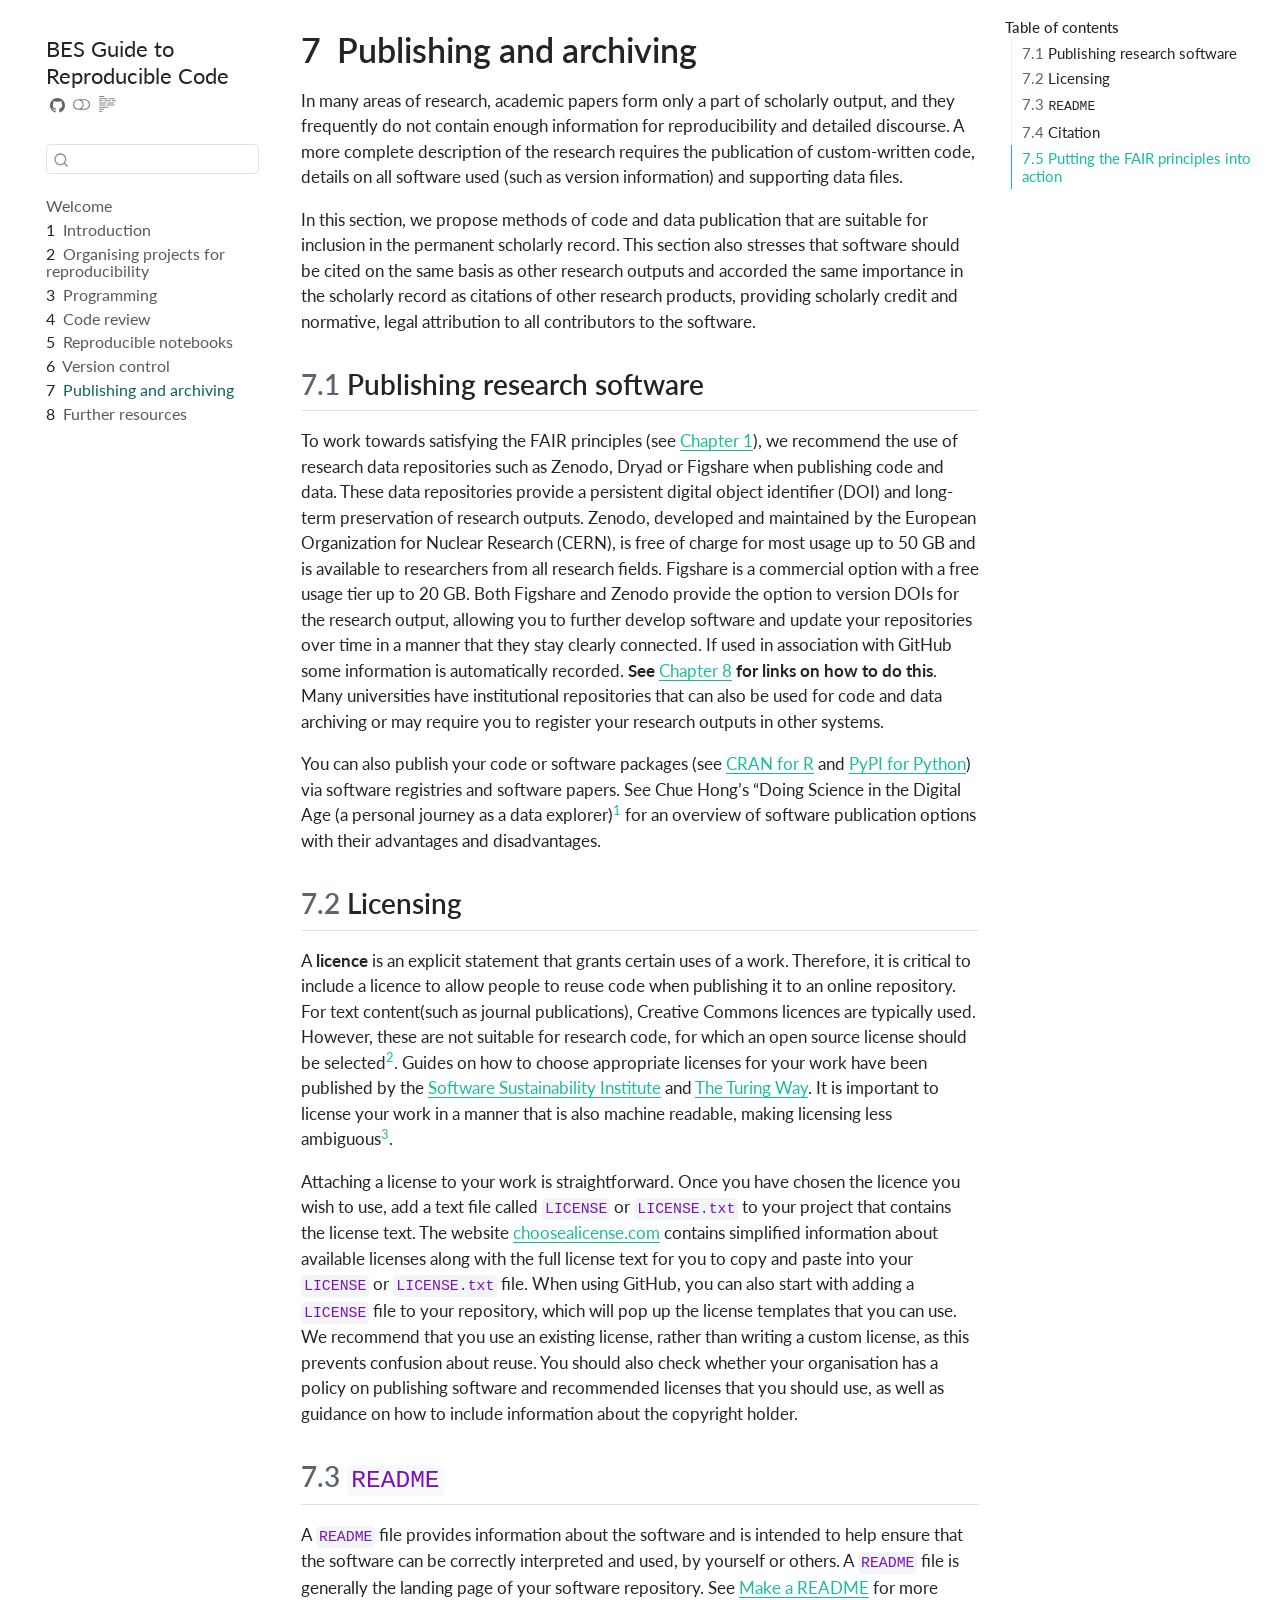
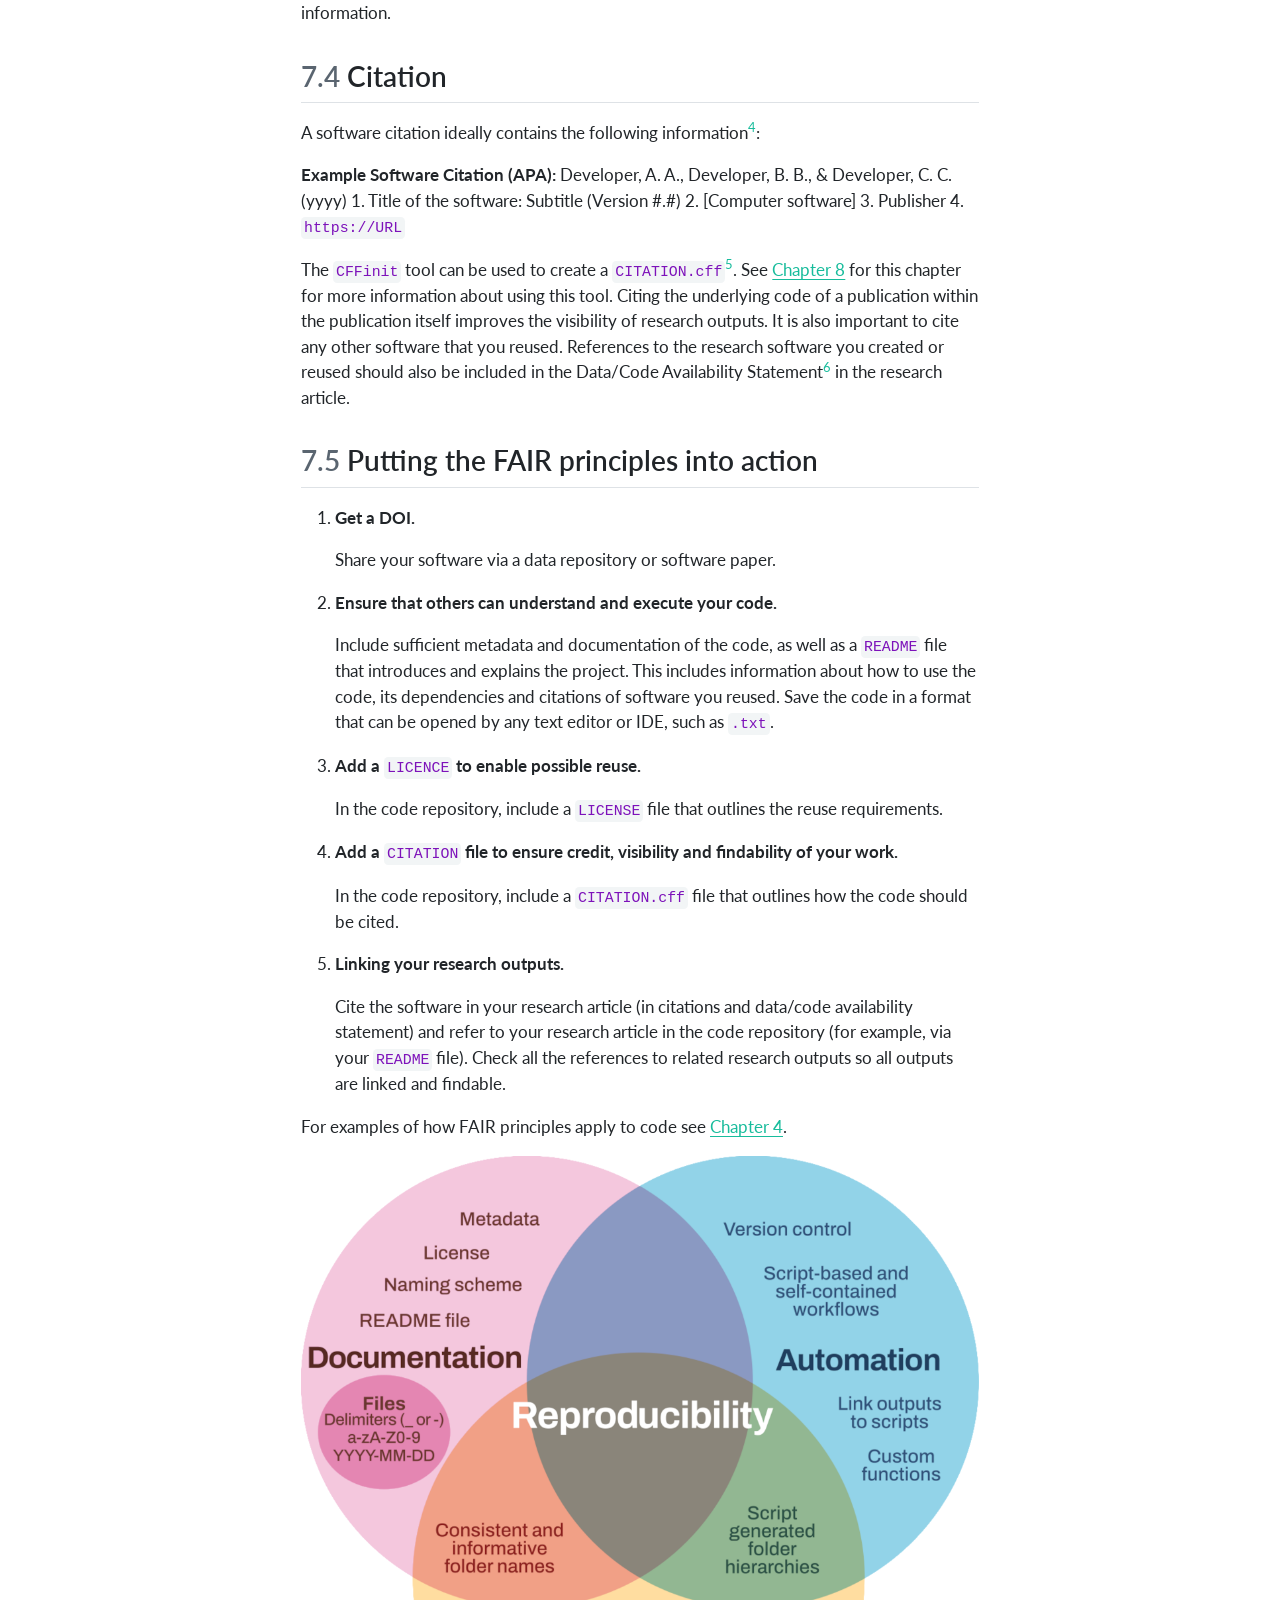
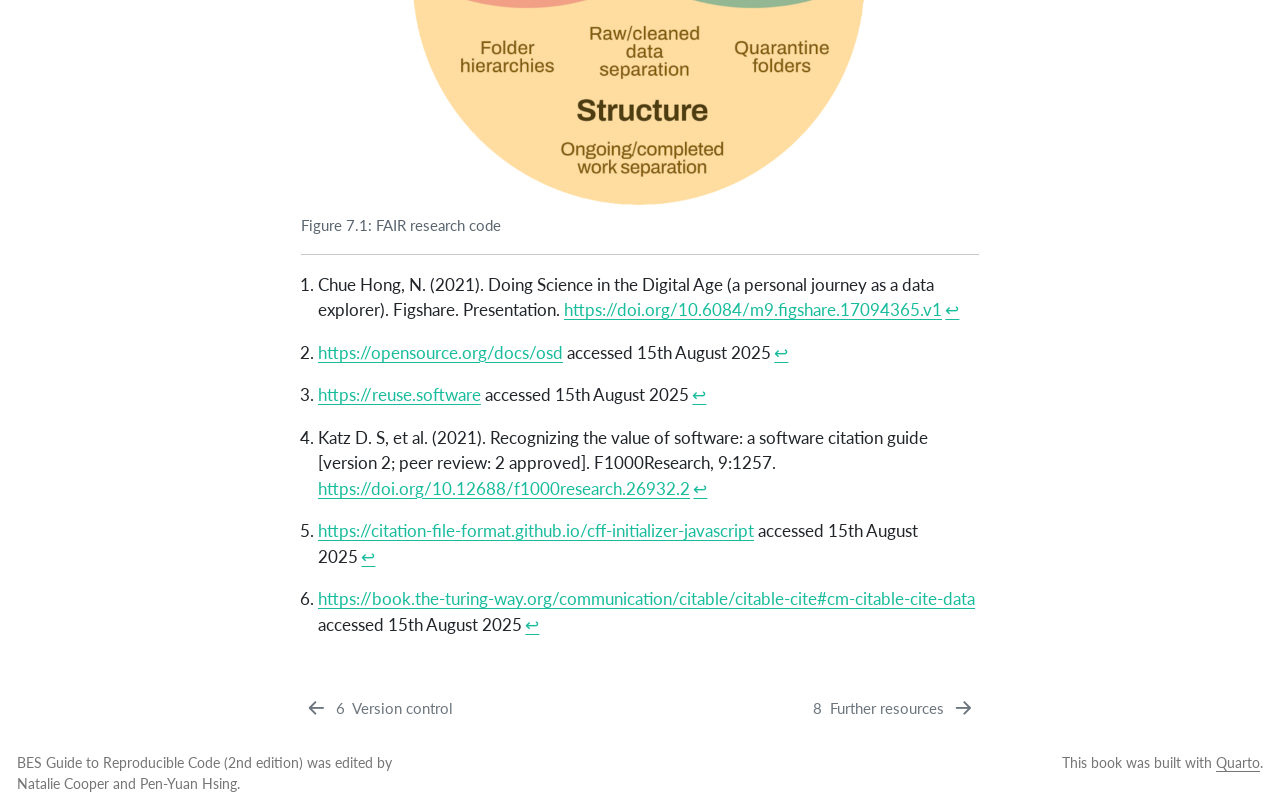
<file: publishing-and-archiving.html>
<!DOCTYPE html>
<html xmlns="http://www.w3.org/1999/xhtml" lang="en" xml:lang="en"><head>

<meta charset="utf-8">
<meta name="generator" content="quarto-1.8.27">

<meta name="viewport" content="width=device-width, initial-scale=1.0, user-scalable=yes">

<meta name="author" content="Natalie Cooper and Pen-Yuan Hsing">

<title>7&nbsp; Publishing and archiving – BES Guide to Reproducible Code</title>
<style>
code{white-space: pre-wrap;}
span.smallcaps{font-variant: small-caps;}
div.columns{display: flex; gap: min(4vw, 1.5em);}
div.column{flex: auto; overflow-x: auto;}
div.hanging-indent{margin-left: 1.5em; text-indent: -1.5em;}
ul.task-list{list-style: none;}
ul.task-list li input[type="checkbox"] {
  width: 0.8em;
  margin: 0 0.8em 0.2em -1em; /* quarto-specific, see https://github.com/quarto-dev/quarto-cli/issues/4556 */ 
  vertical-align: middle;
}
</style>


<script src="site_libs/quarto-nav/quarto-nav.js"></script>
<script src="site_libs/quarto-nav/headroom.min.js"></script>
<script src="site_libs/clipboard/clipboard.min.js"></script>
<script src="site_libs/quarto-search/autocomplete.umd.js"></script>
<script src="site_libs/quarto-search/fuse.min.js"></script>
<script src="site_libs/quarto-search/quarto-search.js"></script>
<meta name="quarto:offset" content="./">
<link href="./further-resources.html" rel="next">
<link href="./version-control.html" rel="prev">
<link href="./cover.jpg" rel="icon" type="image/jpeg">
<script src="site_libs/quarto-html/quarto.js" type="module"></script>
<script src="site_libs/quarto-html/tabsets/tabsets.js" type="module"></script>
<script src="site_libs/quarto-html/axe/axe-check.js" type="module"></script>
<script src="site_libs/quarto-html/popper.min.js"></script>
<script src="site_libs/quarto-html/tippy.umd.min.js"></script>
<script src="site_libs/quarto-html/anchor.min.js"></script>
<link href="site_libs/quarto-html/tippy.css" rel="stylesheet">
<link href="site_libs/quarto-html/quarto-syntax-highlighting-ed96de9b727972fe78a7b5d16c58bf87.css" rel="stylesheet" class="quarto-color-scheme" id="quarto-text-highlighting-styles">
<link href="site_libs/quarto-html/quarto-syntax-highlighting-dark-4d9afe2b8d18ee9fa5d0d57b5ed4214d.css" rel="stylesheet" class="quarto-color-scheme quarto-color-alternate" id="quarto-text-highlighting-styles">
<link href="site_libs/quarto-html/quarto-syntax-highlighting-ed96de9b727972fe78a7b5d16c58bf87.css" rel="stylesheet" class="quarto-color-scheme-extra" id="quarto-text-highlighting-styles">
<script src="site_libs/bootstrap/bootstrap.min.js"></script>
<link href="site_libs/bootstrap/bootstrap-icons.css" rel="stylesheet">
<link href="site_libs/bootstrap/bootstrap-4ff66e45b39d49436fe97d3fe27b9920.min.css" rel="stylesheet" append-hash="true" class="quarto-color-scheme" id="quarto-bootstrap" data-mode="light">
<link href="site_libs/bootstrap/bootstrap-dark-7e34ecb6a0e7991f0346b0751d4a7c3f.min.css" rel="stylesheet" append-hash="true" class="quarto-color-scheme quarto-color-alternate" id="quarto-bootstrap" data-mode="dark">
<link href="site_libs/bootstrap/bootstrap-4ff66e45b39d49436fe97d3fe27b9920.min.css" rel="stylesheet" append-hash="true" class="quarto-color-scheme-extra" id="quarto-bootstrap" data-mode="light">
<script id="quarto-search-options" type="application/json">{
  "location": "sidebar",
  "copy-button": false,
  "collapse-after": 3,
  "panel-placement": "start",
  "type": "textbox",
  "limit": 50,
  "keyboard-shortcut": [
    "f",
    "/",
    "s"
  ],
  "show-item-context": false,
  "language": {
    "search-no-results-text": "No results",
    "search-matching-documents-text": "matching documents",
    "search-copy-link-title": "Copy link to search",
    "search-hide-matches-text": "Hide additional matches",
    "search-more-match-text": "more match in this document",
    "search-more-matches-text": "more matches in this document",
    "search-clear-button-title": "Clear",
    "search-text-placeholder": "",
    "search-detached-cancel-button-title": "Cancel",
    "search-submit-button-title": "Submit",
    "search-label": "Search"
  }
}</script>


</head>

<body class="nav-sidebar floating quarto-light"><script id="quarto-html-before-body" type="application/javascript">
    const toggleBodyColorMode = (bsSheetEl) => {
      const mode = bsSheetEl.getAttribute("data-mode");
      const bodyEl = window.document.querySelector("body");
      if (mode === "dark") {
        bodyEl.classList.add("quarto-dark");
        bodyEl.classList.remove("quarto-light");
      } else {
        bodyEl.classList.add("quarto-light");
        bodyEl.classList.remove("quarto-dark");
      }
    }
    const toggleBodyColorPrimary = () => {
      const bsSheetEl = window.document.querySelector("link#quarto-bootstrap:not([rel=disabled-stylesheet])");
      if (bsSheetEl) {
        toggleBodyColorMode(bsSheetEl);
      }
    }
    const setColorSchemeToggle = (alternate) => {
      const toggles = window.document.querySelectorAll('.quarto-color-scheme-toggle');
      for (let i=0; i < toggles.length; i++) {
        const toggle = toggles[i];
        if (toggle) {
          if (alternate) {
            toggle.classList.add("alternate");
          } else {
            toggle.classList.remove("alternate");
          }
        }
      }
    };
    const toggleColorMode = (alternate) => {
      // Switch the stylesheets
      const primaryStylesheets = window.document.querySelectorAll('link.quarto-color-scheme:not(.quarto-color-alternate)');
      const alternateStylesheets = window.document.querySelectorAll('link.quarto-color-scheme.quarto-color-alternate');
      manageTransitions('#quarto-margin-sidebar .nav-link', false);
      if (alternate) {
        // note: dark is layered on light, we don't disable primary!
        enableStylesheet(alternateStylesheets);
        for (const sheetNode of alternateStylesheets) {
          if (sheetNode.id === "quarto-bootstrap") {
            toggleBodyColorMode(sheetNode);
          }
        }
      } else {
        disableStylesheet(alternateStylesheets);
        enableStylesheet(primaryStylesheets)
        toggleBodyColorPrimary();
      }
      manageTransitions('#quarto-margin-sidebar .nav-link', true);
      // Switch the toggles
      setColorSchemeToggle(alternate)
      // Hack to workaround the fact that safari doesn't
      // properly recolor the scrollbar when toggling (#1455)
      if (navigator.userAgent.indexOf('Safari') > 0 && navigator.userAgent.indexOf('Chrome') == -1) {
        manageTransitions("body", false);
        window.scrollTo(0, 1);
        setTimeout(() => {
          window.scrollTo(0, 0);
          manageTransitions("body", true);
        }, 40);
      }
    }
    const disableStylesheet = (stylesheets) => {
      for (let i=0; i < stylesheets.length; i++) {
        const stylesheet = stylesheets[i];
        stylesheet.rel = 'disabled-stylesheet';
      }
    }
    const enableStylesheet = (stylesheets) => {
      for (let i=0; i < stylesheets.length; i++) {
        const stylesheet = stylesheets[i];
        if(stylesheet.rel !== 'stylesheet') { // for Chrome, which will still FOUC without this check
          stylesheet.rel = 'stylesheet';
        }
      }
    }
    const manageTransitions = (selector, allowTransitions) => {
      const els = window.document.querySelectorAll(selector);
      for (let i=0; i < els.length; i++) {
        const el = els[i];
        if (allowTransitions) {
          el.classList.remove('notransition');
        } else {
          el.classList.add('notransition');
        }
      }
    }
    const isFileUrl = () => {
      return window.location.protocol === 'file:';
    }
    const hasAlternateSentinel = () => {
      let styleSentinel = getColorSchemeSentinel();
      if (styleSentinel !== null) {
        return styleSentinel === "alternate";
      } else {
        return false;
      }
    }
    const setStyleSentinel = (alternate) => {
      const value = alternate ? "alternate" : "default";
      if (!isFileUrl()) {
        window.localStorage.setItem("quarto-color-scheme", value);
      } else {
        localAlternateSentinel = value;
      }
    }
    const getColorSchemeSentinel = () => {
      if (!isFileUrl()) {
        const storageValue = window.localStorage.getItem("quarto-color-scheme");
        return storageValue != null ? storageValue : localAlternateSentinel;
      } else {
        return localAlternateSentinel;
      }
    }
    const toggleGiscusIfUsed = (isAlternate, darkModeDefault) => {
      const baseTheme = document.querySelector('#giscus-base-theme')?.value ?? 'light';
      const alternateTheme = document.querySelector('#giscus-alt-theme')?.value ?? 'dark';
      let newTheme = '';
      if(authorPrefersDark) {
        newTheme = isAlternate ? baseTheme : alternateTheme;
      } else {
        newTheme = isAlternate ? alternateTheme : baseTheme;
      }
      const changeGiscusTheme = () => {
        // From: https://github.com/giscus/giscus/issues/336
        const sendMessage = (message) => {
          const iframe = document.querySelector('iframe.giscus-frame');
          if (!iframe) return;
          iframe.contentWindow.postMessage({ giscus: message }, 'https://giscus.app');
        }
        sendMessage({
          setConfig: {
            theme: newTheme
          }
        });
      }
      const isGiscussLoaded = window.document.querySelector('iframe.giscus-frame') !== null;
      if (isGiscussLoaded) {
        changeGiscusTheme();
      }
    };
    const authorPrefersDark = false;
    const queryPrefersDark = window.matchMedia('(prefers-color-scheme: dark)');
    const darkModeDefault = queryPrefersDark.matches;
      document.querySelector('link#quarto-text-highlighting-styles.quarto-color-scheme-extra').rel = 'disabled-stylesheet';
      document.querySelector('link#quarto-bootstrap.quarto-color-scheme-extra').rel = 'disabled-stylesheet';
    let localAlternateSentinel = darkModeDefault ? 'alternate' : 'default';
    // Dark / light mode switch
    window.quartoToggleColorScheme = () => {
      // Read the current dark / light value
      let toAlternate = !hasAlternateSentinel();
      toggleColorMode(toAlternate);
      setStyleSentinel(toAlternate);
      toggleGiscusIfUsed(toAlternate, darkModeDefault);
      window.dispatchEvent(new Event('resize'));
    };
    queryPrefersDark.addEventListener("change", e => {
      if(window.localStorage.getItem("quarto-color-scheme") !== null)
        return;
      const alternate = e.matches
      toggleColorMode(alternate);
      localAlternateSentinel = e.matches ? 'alternate' : 'default'; // this is used alongside local storage!
      toggleGiscusIfUsed(alternate, darkModeDefault);
    });
    // Switch to dark mode if need be
    if (hasAlternateSentinel()) {
      toggleColorMode(true);
    } else {
      toggleColorMode(false);
    }
  </script>

<div id="quarto-search-results"></div>
  <header id="quarto-header" class="headroom fixed-top">
  <nav class="quarto-secondary-nav">
    <div class="container-fluid d-flex">
      <button type="button" class="quarto-btn-toggle btn" data-bs-toggle="collapse" role="button" data-bs-target=".quarto-sidebar-collapse-item" aria-controls="quarto-sidebar" aria-expanded="false" aria-label="Toggle sidebar navigation" onclick="if (window.quartoToggleHeadroom) { window.quartoToggleHeadroom(); }">
        <i class="bi bi-layout-text-sidebar-reverse"></i>
      </button>
        <nav class="quarto-page-breadcrumbs" aria-label="breadcrumb"><ol class="breadcrumb"><li class="breadcrumb-item"><a href="./publishing-and-archiving.html"><span class="chapter-number">7</span>&nbsp; <span class="chapter-title">Publishing and archiving</span></a></li></ol></nav>
        <a class="flex-grow-1" role="navigation" data-bs-toggle="collapse" data-bs-target=".quarto-sidebar-collapse-item" aria-controls="quarto-sidebar" aria-expanded="false" aria-label="Toggle sidebar navigation" onclick="if (window.quartoToggleHeadroom) { window.quartoToggleHeadroom(); }">      
        </a>
      <button type="button" class="btn quarto-search-button" aria-label="Search" onclick="window.quartoOpenSearch();">
        <i class="bi bi-search"></i>
      </button>
    </div>
  </nav>
</header>
<!-- content -->
<div id="quarto-content" class="quarto-container page-columns page-rows-contents page-layout-article">
<!-- sidebar -->
  <nav id="quarto-sidebar" class="sidebar collapse collapse-horizontal quarto-sidebar-collapse-item sidebar-navigation floating overflow-auto">
    <div class="pt-lg-2 mt-2 text-left sidebar-header">
    <div class="sidebar-title mb-0 py-0">
      <a href="./">BES Guide to Reproducible Code</a> 
        <div class="sidebar-tools-main tools-wide">
    <a href="https://github.com/BES-Guide/reproducible-code" title="Source Code" class="quarto-navigation-tool px-1" aria-label="Source Code"><i class="bi bi-github"></i></a>
  <a href="" class="quarto-color-scheme-toggle quarto-navigation-tool  px-1" onclick="window.quartoToggleColorScheme(); return false;" title="Toggle dark mode"><i class="bi"></i></a>
  <a href="" class="quarto-reader-toggle quarto-navigation-tool px-1" onclick="window.quartoToggleReader(); return false;" title="Toggle reader mode">
  <div class="quarto-reader-toggle-btn">
  <i class="bi"></i>
  </div>
</a>
</div>
    </div>
      </div>
        <div class="mt-2 flex-shrink-0 align-items-center">
        <div class="sidebar-search">
        <div id="quarto-search" class="" title="Search"></div>
        </div>
        </div>
    <div class="sidebar-menu-container"> 
    <ul class="list-unstyled mt-1">
        <li class="sidebar-item">
  <div class="sidebar-item-container"> 
  <a href="./index.html" class="sidebar-item-text sidebar-link">
 <span class="menu-text">Welcome</span></a>
  </div>
</li>
        <li class="sidebar-item">
  <div class="sidebar-item-container"> 
  <a href="./intro.html" class="sidebar-item-text sidebar-link">
 <span class="menu-text"><span class="chapter-number">1</span>&nbsp; <span class="chapter-title">Introduction</span></span></a>
  </div>
</li>
        <li class="sidebar-item">
  <div class="sidebar-item-container"> 
  <a href="./organising-projects.html" class="sidebar-item-text sidebar-link">
 <span class="menu-text"><span class="chapter-number">2</span>&nbsp; <span class="chapter-title">Organising projects for reproducibility</span></span></a>
  </div>
</li>
        <li class="sidebar-item">
  <div class="sidebar-item-container"> 
  <a href="./programming.html" class="sidebar-item-text sidebar-link">
 <span class="menu-text"><span class="chapter-number">3</span>&nbsp; <span class="chapter-title">Programming</span></span></a>
  </div>
</li>
        <li class="sidebar-item">
  <div class="sidebar-item-container"> 
  <a href="./code-review.html" class="sidebar-item-text sidebar-link">
 <span class="menu-text"><span class="chapter-number">4</span>&nbsp; <span class="chapter-title">Code review</span></span></a>
  </div>
</li>
        <li class="sidebar-item">
  <div class="sidebar-item-container"> 
  <a href="./reproducible-notebooks.html" class="sidebar-item-text sidebar-link">
 <span class="menu-text"><span class="chapter-number">5</span>&nbsp; <span class="chapter-title">Reproducible notebooks</span></span></a>
  </div>
</li>
        <li class="sidebar-item">
  <div class="sidebar-item-container"> 
  <a href="./version-control.html" class="sidebar-item-text sidebar-link">
 <span class="menu-text"><span class="chapter-number">6</span>&nbsp; <span class="chapter-title">Version control</span></span></a>
  </div>
</li>
        <li class="sidebar-item">
  <div class="sidebar-item-container"> 
  <a href="./publishing-and-archiving.html" class="sidebar-item-text sidebar-link active">
 <span class="menu-text"><span class="chapter-number">7</span>&nbsp; <span class="chapter-title">Publishing and archiving</span></span></a>
  </div>
</li>
        <li class="sidebar-item">
  <div class="sidebar-item-container"> 
  <a href="./further-resources.html" class="sidebar-item-text sidebar-link">
 <span class="menu-text"><span class="chapter-number">8</span>&nbsp; <span class="chapter-title">Further resources</span></span></a>
  </div>
</li>
    </ul>
    </div>
</nav>
<div id="quarto-sidebar-glass" class="quarto-sidebar-collapse-item" data-bs-toggle="collapse" data-bs-target=".quarto-sidebar-collapse-item"></div>
<!-- margin-sidebar -->
    <div id="quarto-margin-sidebar" class="sidebar margin-sidebar">
        <nav id="TOC" role="doc-toc" class="toc-active">
    <h2 id="toc-title">Table of contents</h2>
   
  <ul>
  <li><a href="#publishing-research-software" id="toc-publishing-research-software" class="nav-link active" data-scroll-target="#publishing-research-software"><span class="header-section-number">7.1</span> Publishing research software</a></li>
  <li><a href="#licensing" id="toc-licensing" class="nav-link" data-scroll-target="#licensing"><span class="header-section-number">7.2</span> Licensing</a></li>
  <li><a href="#readme" id="toc-readme" class="nav-link" data-scroll-target="#readme"><span class="header-section-number">7.3</span> <code>README</code></a></li>
  <li><a href="#citation" id="toc-citation" class="nav-link" data-scroll-target="#citation"><span class="header-section-number">7.4</span> Citation</a></li>
  <li><a href="#putting-the-fair-principles-into-action" id="toc-putting-the-fair-principles-into-action" class="nav-link" data-scroll-target="#putting-the-fair-principles-into-action"><span class="header-section-number">7.5</span> Putting the FAIR principles into action</a></li>
  </ul>
</nav>
    </div>
<!-- main -->
<main class="content" id="quarto-document-content">


<header id="title-block-header" class="quarto-title-block default">
<div class="quarto-title">
<h1 class="title"><span id="sec-publishing-and-archiving" class="quarto-section-identifier"><span class="chapter-number">7</span>&nbsp; <span class="chapter-title">Publishing and archiving</span></span></h1>
</div>



<div class="quarto-title-meta">

    
  
    
  </div>
  


</header>


<p>In many areas of research, academic papers form only a part of scholarly output, and they frequently do not contain enough information for reproducibility and detailed discourse. A more complete description of the research requires the publication of custom-written code, details on all software used (such as version information) and supporting data files.</p>
<p>In this section, we propose methods of code and data publication that are suitable for inclusion in the permanent scholarly record. This section also stresses that software should be cited on the same basis as other research outputs and accorded the same importance in the scholarly record as citations of other research products, providing scholarly credit and normative, legal attribution to all contributors to the software.</p>
<section id="publishing-research-software" class="level2" data-number="7.1">
<h2 data-number="7.1" class="anchored" data-anchor-id="publishing-research-software"><span class="header-section-number">7.1</span> Publishing research software</h2>
<p>To work towards satisfying the FAIR principles (see <a href="intro.html" class="quarto-xref"><span>Chapter 1</span></a>), we recommend the use of research data repositories such as Zenodo, Dryad or Figshare when publishing code and data. These data repositories provide a persistent digital object identifier (DOI) and long-term preservation of research outputs. Zenodo, developed and maintained by the European Organization for Nuclear Research (CERN), is free of charge for most usage up to 50 GB and is available to researchers from all research fields. Figshare is a commercial option with a free usage tier up to 20 GB. Both Figshare and Zenodo provide the option to version DOIs for the research output, allowing you to further develop software and update your repositories over time in a manner that they stay clearly connected. If used in association with GitHub some information is automatically recorded. <strong>See <a href="further-resources.html" class="quarto-xref"><span>Chapter 8</span></a> for links on how to do this</strong>. Many universities have institutional repositories that can also be used for code and data archiving or may require you to register your research outputs in other systems.</p>
<p>You can also publish your code or software packages (see <strong><a href="https://cran.r-project.org">CRAN for R</a></strong> and <strong><a href="https://pypi.org/">PyPI for Python</a></strong>) via software registries and software papers. See Chue Hong’s “Doing Science in the Digital Age (a personal journey as a data explorer)<a href="#fn1" class="footnote-ref" id="fnref1" role="doc-noteref"><sup>1</sup></a> for an overview of software publication options with their advantages and disadvantages.</p>
</section>
<section id="licensing" class="level2" data-number="7.2">
<h2 data-number="7.2" class="anchored" data-anchor-id="licensing"><span class="header-section-number">7.2</span> Licensing</h2>
<p>A <strong>licence</strong> is an explicit statement that grants certain uses of a work. Therefore, it is critical to include a licence to allow people to reuse code when publishing it to an online repository. For text content(such as journal publications), Creative Commons licences are typically used. However, these are not suitable for research code, for which an open source license should be selected<a href="#fn2" class="footnote-ref" id="fnref2" role="doc-noteref"><sup>2</sup></a>. Guides on how to choose appropriate licenses for your work have been published by the <a href="https://www.software.ac.uk/guide/choosing-open-source-license">Software Sustainability Institute</a> and <a href="https://the-turing-way.netlify.app/reproducible-research/licensing">The Turing Way</a>. It is important to license your work in a manner that is also machine readable, making licensing less ambiguous<a href="#fn3" class="footnote-ref" id="fnref3" role="doc-noteref"><sup>3</sup></a>.</p>
<p>Attaching a license to your work is straightforward. Once you have chosen the licence you wish to use, add a text file called <code>LICENSE</code> or <code>LICENSE.txt</code> to your project that contains the license text. The website <a href="http://choosealicense.com">choosealicense.com</a> contains simplified information about available licenses along with the full license text for you to copy and paste into your <code>LICENSE</code> or <code>LICENSE.txt</code> file. When using GitHub, you can also start with adding a <code>LICENSE</code> file to your repository, which will pop up the license templates that you can use. We recommend that you use an existing license, rather than writing a custom license, as this prevents confusion about reuse. You should also check whether your organisation has a policy on publishing software and recommended licenses that you should use, as well as guidance on how to include information about the copyright holder.</p>
</section>
<section id="readme" class="level2" data-number="7.3">
<h2 data-number="7.3" class="anchored" data-anchor-id="readme"><span class="header-section-number">7.3</span> <code>README</code></h2>
<p>A <code>README</code> file provides information about the software and is intended to help ensure that the software can be correctly interpreted and used, by yourself or others. A <code>README</code> file is generally the landing page of your software repository. See <a href="https://www.makeareadme.com/">Make a README</a> for more information.</p>
</section>
<section id="citation" class="level2" data-number="7.4">
<h2 data-number="7.4" class="anchored" data-anchor-id="citation"><span class="header-section-number">7.4</span> Citation</h2>
<p>A software citation ideally contains the following information<a href="#fn4" class="footnote-ref" id="fnref4" role="doc-noteref"><sup>4</sup></a>:</p>
<p><strong>Example Software Citation (APA):</strong> Developer, A. A., Developer, B. B., &amp; Developer, C. C. (yyyy) 1. Title of the software: Subtitle (Version #.#) 2. [Computer software] 3. Publisher 4. <code>https://URL</code></p>
<p>The <code>CFFinit</code> tool can be used to create a <code>CITATION.cff</code><a href="#fn5" class="footnote-ref" id="fnref5" role="doc-noteref"><sup>5</sup></a>. See <a href="further-resources.html" class="quarto-xref"><span>Chapter 8</span></a> for this chapter for more information about using this tool. Citing the underlying code of a publication within the publication itself improves the visibility of research outputs. It is also important to cite any other software that you reused. References to the research software you created or reused should also be included in the Data/Code Availability Statement<a href="#fn6" class="footnote-ref" id="fnref6" role="doc-noteref"><sup>6</sup></a> in the research article.</p>
</section>
<section id="putting-the-fair-principles-into-action" class="level2" data-number="7.5">
<h2 data-number="7.5" class="anchored" data-anchor-id="putting-the-fair-principles-into-action"><span class="header-section-number">7.5</span> Putting the FAIR principles into action</h2>
<ol type="1">
<li><p><strong>Get a DOI.</strong></p>
<p>Share your software via a data repository or software paper.</p></li>
<li><p><strong>Ensure that others can understand and execute your code.</strong></p>
<p>Include sufficient metadata and documentation of the code, as well as a <code>README</code> file that introduces and explains the project. This includes information about how to use the code, its dependencies and citations of software you reused. Save the code in a format that can be opened by any text editor or IDE, such as <code>.txt</code>.</p></li>
<li><p><strong>Add a <code>LICENCE</code> to enable possible reuse.</strong></p>
<p>In the code repository, include a <code>LICENSE</code> file that outlines the reuse requirements.</p></li>
<li><p><strong>Add a <code>CITATION</code> file to ensure credit, visibility and findability of your work.</strong></p>
<p>In the code repository, include a <code>CITATION.cff</code> file that outlines how the code should be cited.</p></li>
<li><p><strong>Linking your research outputs.</strong></p>
<p>Cite the software in your research article (in citations and data/code availability statement) and refer to your research article in the code repository (for example, via your <code>README</code> file). Check all the references to related research outputs so all outputs are linked and findable.</p></li>
</ol>
<p>For examples of how FAIR principles apply to code see <a href="code-review.html" class="quarto-xref"><span>Chapter 4</span></a>.</p>
<div id="fig-4" class="quarto-float quarto-figure quarto-figure-center anchored">
<figure class="quarto-float quarto-float-fig figure">
<div aria-describedby="fig-4-caption-0ceaefa1-69ba-4598-a22c-09a6ac19f8ca">
<img src="reproducibility-ecosystem.png" class="img-fluid figure-img">
</div>
<figcaption class="quarto-float-caption-bottom quarto-float-caption quarto-float-fig" id="fig-4-caption-0ceaefa1-69ba-4598-a22c-09a6ac19f8ca">
Figure&nbsp;7.1: FAIR research code
</figcaption>
</figure>
</div>


</section>
<section id="footnotes" class="footnotes footnotes-end-of-document" role="doc-endnotes">
<hr>
<ol>
<li id="fn1"><p>Chue Hong, N. (2021). Doing Science in the Digital Age (a personal journey as a data explorer). Figshare. Presentation. <a href="https://doi.org/10.6084/m9.figshare.17094365.v1">https://doi.org/10.6084/m9.figshare.17094365.v1</a><a href="#fnref1" class="footnote-back" role="doc-backlink">↩︎</a></p></li>
<li id="fn2"><p><a href="https://opensource.org/docs/osd">https://opensource.org/docs/osd</a> accessed 15th August 2025<a href="#fnref2" class="footnote-back" role="doc-backlink">↩︎</a></p></li>
<li id="fn3"><p><a href="https://reuse.software">https://reuse.software</a> accessed 15th August 2025<a href="#fnref3" class="footnote-back" role="doc-backlink">↩︎</a></p></li>
<li id="fn4"><p>Katz D. S, et al.&nbsp;(2021). Recognizing the value of software: a software citation guide [version 2; peer review: 2 approved]. F1000Research, 9:1257. <a href="https://doi.org/10.12688/f1000research.26932.2">https://doi.org/10.12688/f1000research.26932.2</a><a href="#fnref4" class="footnote-back" role="doc-backlink">↩︎</a></p></li>
<li id="fn5"><p><a href="https://citation-file-format.github.io/cff-initializer-javascript">https://citation-file-format.github.io/cff-initializer-javascript</a> accessed 15th August 2025<a href="#fnref5" class="footnote-back" role="doc-backlink">↩︎</a></p></li>
<li id="fn6"><p><a href="https://book.the-turing-way.org/communication/citable/citable-cite#cm-citable-cite-data">https://book.the-turing-way.org/communication/citable/citable-cite#cm-citable-cite-data</a> accessed 15th August 2025<a href="#fnref6" class="footnote-back" role="doc-backlink">↩︎</a></p></li>
</ol>
</section>

</main> <!-- /main -->
<script id="quarto-html-after-body" type="application/javascript">
  window.document.addEventListener("DOMContentLoaded", function (event) {
    // Ensure there is a toggle, if there isn't float one in the top right
    if (window.document.querySelector('.quarto-color-scheme-toggle') === null) {
      const a = window.document.createElement('a');
      a.classList.add('top-right');
      a.classList.add('quarto-color-scheme-toggle');
      a.href = "";
      a.onclick = function() { try { window.quartoToggleColorScheme(); } catch {} return false; };
      const i = window.document.createElement("i");
      i.classList.add('bi');
      a.appendChild(i);
      window.document.body.appendChild(a);
    }
    setColorSchemeToggle(hasAlternateSentinel())
    const icon = "";
    const anchorJS = new window.AnchorJS();
    anchorJS.options = {
      placement: 'right',
      icon: icon
    };
    anchorJS.add('.anchored');
    const isCodeAnnotation = (el) => {
      for (const clz of el.classList) {
        if (clz.startsWith('code-annotation-')) {                     
          return true;
        }
      }
      return false;
    }
    const onCopySuccess = function(e) {
      // button target
      const button = e.trigger;
      // don't keep focus
      button.blur();
      // flash "checked"
      button.classList.add('code-copy-button-checked');
      var currentTitle = button.getAttribute("title");
      button.setAttribute("title", "Copied!");
      let tooltip;
      if (window.bootstrap) {
        button.setAttribute("data-bs-toggle", "tooltip");
        button.setAttribute("data-bs-placement", "left");
        button.setAttribute("data-bs-title", "Copied!");
        tooltip = new bootstrap.Tooltip(button, 
          { trigger: "manual", 
            customClass: "code-copy-button-tooltip",
            offset: [0, -8]});
        tooltip.show();    
      }
      setTimeout(function() {
        if (tooltip) {
          tooltip.hide();
          button.removeAttribute("data-bs-title");
          button.removeAttribute("data-bs-toggle");
          button.removeAttribute("data-bs-placement");
        }
        button.setAttribute("title", currentTitle);
        button.classList.remove('code-copy-button-checked');
      }, 1000);
      // clear code selection
      e.clearSelection();
    }
    const getTextToCopy = function(trigger) {
      const outerScaffold = trigger.parentElement.cloneNode(true);
      const codeEl = outerScaffold.querySelector('code');
      for (const childEl of codeEl.children) {
        if (isCodeAnnotation(childEl)) {
          childEl.remove();
        }
      }
      return codeEl.innerText;
    }
    const clipboard = new window.ClipboardJS('.code-copy-button:not([data-in-quarto-modal])', {
      text: getTextToCopy
    });
    clipboard.on('success', onCopySuccess);
    if (window.document.getElementById('quarto-embedded-source-code-modal')) {
      const clipboardModal = new window.ClipboardJS('.code-copy-button[data-in-quarto-modal]', {
        text: getTextToCopy,
        container: window.document.getElementById('quarto-embedded-source-code-modal')
      });
      clipboardModal.on('success', onCopySuccess);
    }
      var localhostRegex = new RegExp(/^(?:http|https):\/\/localhost\:?[0-9]*\//);
      var mailtoRegex = new RegExp(/^mailto:/);
        var filterRegex = new RegExp("https:\/\/bes-guide\.github\.io\/reproducible-code\/");
      var isInternal = (href) => {
          return filterRegex.test(href) || localhostRegex.test(href) || mailtoRegex.test(href);
      }
      // Inspect non-navigation links and adorn them if external
     var links = window.document.querySelectorAll('a[href]:not(.nav-link):not(.navbar-brand):not(.toc-action):not(.sidebar-link):not(.sidebar-item-toggle):not(.pagination-link):not(.no-external):not([aria-hidden]):not(.dropdown-item):not(.quarto-navigation-tool):not(.about-link)');
      for (var i=0; i<links.length; i++) {
        const link = links[i];
        if (!isInternal(link.href)) {
          // undo the damage that might have been done by quarto-nav.js in the case of
          // links that we want to consider external
          if (link.dataset.originalHref !== undefined) {
            link.href = link.dataset.originalHref;
          }
        }
      }
    function tippyHover(el, contentFn, onTriggerFn, onUntriggerFn) {
      const config = {
        allowHTML: true,
        maxWidth: 500,
        delay: 100,
        arrow: false,
        appendTo: function(el) {
            return el.parentElement;
        },
        interactive: true,
        interactiveBorder: 10,
        theme: 'quarto',
        placement: 'bottom-start',
      };
      if (contentFn) {
        config.content = contentFn;
      }
      if (onTriggerFn) {
        config.onTrigger = onTriggerFn;
      }
      if (onUntriggerFn) {
        config.onUntrigger = onUntriggerFn;
      }
      window.tippy(el, config); 
    }
    const noterefs = window.document.querySelectorAll('a[role="doc-noteref"]');
    for (var i=0; i<noterefs.length; i++) {
      const ref = noterefs[i];
      tippyHover(ref, function() {
        // use id or data attribute instead here
        let href = ref.getAttribute('data-footnote-href') || ref.getAttribute('href');
        try { href = new URL(href).hash; } catch {}
        const id = href.replace(/^#\/?/, "");
        const note = window.document.getElementById(id);
        if (note) {
          return note.innerHTML;
        } else {
          return "";
        }
      });
    }
    const xrefs = window.document.querySelectorAll('a.quarto-xref');
    const processXRef = (id, note) => {
      // Strip column container classes
      const stripColumnClz = (el) => {
        el.classList.remove("page-full", "page-columns");
        if (el.children) {
          for (const child of el.children) {
            stripColumnClz(child);
          }
        }
      }
      stripColumnClz(note)
      if (id === null || id.startsWith('sec-')) {
        // Special case sections, only their first couple elements
        const container = document.createElement("div");
        if (note.children && note.children.length > 2) {
          container.appendChild(note.children[0].cloneNode(true));
          for (let i = 1; i < note.children.length; i++) {
            const child = note.children[i];
            if (child.tagName === "P" && child.innerText === "") {
              continue;
            } else {
              container.appendChild(child.cloneNode(true));
              break;
            }
          }
          if (window.Quarto?.typesetMath) {
            window.Quarto.typesetMath(container);
          }
          return container.innerHTML
        } else {
          if (window.Quarto?.typesetMath) {
            window.Quarto.typesetMath(note);
          }
          return note.innerHTML;
        }
      } else {
        // Remove any anchor links if they are present
        const anchorLink = note.querySelector('a.anchorjs-link');
        if (anchorLink) {
          anchorLink.remove();
        }
        if (window.Quarto?.typesetMath) {
          window.Quarto.typesetMath(note);
        }
        if (note.classList.contains("callout")) {
          return note.outerHTML;
        } else {
          return note.innerHTML;
        }
      }
    }
    for (var i=0; i<xrefs.length; i++) {
      const xref = xrefs[i];
      tippyHover(xref, undefined, function(instance) {
        instance.disable();
        let url = xref.getAttribute('href');
        let hash = undefined; 
        if (url.startsWith('#')) {
          hash = url;
        } else {
          try { hash = new URL(url).hash; } catch {}
        }
        if (hash) {
          const id = hash.replace(/^#\/?/, "");
          const note = window.document.getElementById(id);
          if (note !== null) {
            try {
              const html = processXRef(id, note.cloneNode(true));
              instance.setContent(html);
            } finally {
              instance.enable();
              instance.show();
            }
          } else {
            // See if we can fetch this
            fetch(url.split('#')[0])
            .then(res => res.text())
            .then(html => {
              const parser = new DOMParser();
              const htmlDoc = parser.parseFromString(html, "text/html");
              const note = htmlDoc.getElementById(id);
              if (note !== null) {
                const html = processXRef(id, note);
                instance.setContent(html);
              } 
            }).finally(() => {
              instance.enable();
              instance.show();
            });
          }
        } else {
          // See if we can fetch a full url (with no hash to target)
          // This is a special case and we should probably do some content thinning / targeting
          fetch(url)
          .then(res => res.text())
          .then(html => {
            const parser = new DOMParser();
            const htmlDoc = parser.parseFromString(html, "text/html");
            const note = htmlDoc.querySelector('main.content');
            if (note !== null) {
              // This should only happen for chapter cross references
              // (since there is no id in the URL)
              // remove the first header
              if (note.children.length > 0 && note.children[0].tagName === "HEADER") {
                note.children[0].remove();
              }
              const html = processXRef(null, note);
              instance.setContent(html);
            } 
          }).finally(() => {
            instance.enable();
            instance.show();
          });
        }
      }, function(instance) {
      });
    }
        let selectedAnnoteEl;
        const selectorForAnnotation = ( cell, annotation) => {
          let cellAttr = 'data-code-cell="' + cell + '"';
          let lineAttr = 'data-code-annotation="' +  annotation + '"';
          const selector = 'span[' + cellAttr + '][' + lineAttr + ']';
          return selector;
        }
        const selectCodeLines = (annoteEl) => {
          const doc = window.document;
          const targetCell = annoteEl.getAttribute("data-target-cell");
          const targetAnnotation = annoteEl.getAttribute("data-target-annotation");
          const annoteSpan = window.document.querySelector(selectorForAnnotation(targetCell, targetAnnotation));
          const lines = annoteSpan.getAttribute("data-code-lines").split(",");
          const lineIds = lines.map((line) => {
            return targetCell + "-" + line;
          })
          let top = null;
          let height = null;
          let parent = null;
          if (lineIds.length > 0) {
              //compute the position of the single el (top and bottom and make a div)
              const el = window.document.getElementById(lineIds[0]);
              top = el.offsetTop;
              height = el.offsetHeight;
              parent = el.parentElement.parentElement;
            if (lineIds.length > 1) {
              const lastEl = window.document.getElementById(lineIds[lineIds.length - 1]);
              const bottom = lastEl.offsetTop + lastEl.offsetHeight;
              height = bottom - top;
            }
            if (top !== null && height !== null && parent !== null) {
              // cook up a div (if necessary) and position it 
              let div = window.document.getElementById("code-annotation-line-highlight");
              if (div === null) {
                div = window.document.createElement("div");
                div.setAttribute("id", "code-annotation-line-highlight");
                div.style.position = 'absolute';
                parent.appendChild(div);
              }
              div.style.top = top - 2 + "px";
              div.style.height = height + 4 + "px";
              div.style.left = 0;
              let gutterDiv = window.document.getElementById("code-annotation-line-highlight-gutter");
              if (gutterDiv === null) {
                gutterDiv = window.document.createElement("div");
                gutterDiv.setAttribute("id", "code-annotation-line-highlight-gutter");
                gutterDiv.style.position = 'absolute';
                const codeCell = window.document.getElementById(targetCell);
                const gutter = codeCell.querySelector('.code-annotation-gutter');
                gutter.appendChild(gutterDiv);
              }
              gutterDiv.style.top = top - 2 + "px";
              gutterDiv.style.height = height + 4 + "px";
            }
            selectedAnnoteEl = annoteEl;
          }
        };
        const unselectCodeLines = () => {
          const elementsIds = ["code-annotation-line-highlight", "code-annotation-line-highlight-gutter"];
          elementsIds.forEach((elId) => {
            const div = window.document.getElementById(elId);
            if (div) {
              div.remove();
            }
          });
          selectedAnnoteEl = undefined;
        };
          // Handle positioning of the toggle
      window.addEventListener(
        "resize",
        throttle(() => {
          elRect = undefined;
          if (selectedAnnoteEl) {
            selectCodeLines(selectedAnnoteEl);
          }
        }, 10)
      );
      function throttle(fn, ms) {
      let throttle = false;
      let timer;
        return (...args) => {
          if(!throttle) { // first call gets through
              fn.apply(this, args);
              throttle = true;
          } else { // all the others get throttled
              if(timer) clearTimeout(timer); // cancel #2
              timer = setTimeout(() => {
                fn.apply(this, args);
                timer = throttle = false;
              }, ms);
          }
        };
      }
        // Attach click handler to the DT
        const annoteDls = window.document.querySelectorAll('dt[data-target-cell]');
        for (const annoteDlNode of annoteDls) {
          annoteDlNode.addEventListener('click', (event) => {
            const clickedEl = event.target;
            if (clickedEl !== selectedAnnoteEl) {
              unselectCodeLines();
              const activeEl = window.document.querySelector('dt[data-target-cell].code-annotation-active');
              if (activeEl) {
                activeEl.classList.remove('code-annotation-active');
              }
              selectCodeLines(clickedEl);
              clickedEl.classList.add('code-annotation-active');
            } else {
              // Unselect the line
              unselectCodeLines();
              clickedEl.classList.remove('code-annotation-active');
            }
          });
        }
    const findCites = (el) => {
      const parentEl = el.parentElement;
      if (parentEl) {
        const cites = parentEl.dataset.cites;
        if (cites) {
          return {
            el,
            cites: cites.split(' ')
          };
        } else {
          return findCites(el.parentElement)
        }
      } else {
        return undefined;
      }
    };
    var bibliorefs = window.document.querySelectorAll('a[role="doc-biblioref"]');
    for (var i=0; i<bibliorefs.length; i++) {
      const ref = bibliorefs[i];
      const citeInfo = findCites(ref);
      if (citeInfo) {
        tippyHover(citeInfo.el, function() {
          var popup = window.document.createElement('div');
          citeInfo.cites.forEach(function(cite) {
            var citeDiv = window.document.createElement('div');
            citeDiv.classList.add('hanging-indent');
            citeDiv.classList.add('csl-entry');
            var biblioDiv = window.document.getElementById('ref-' + cite);
            if (biblioDiv) {
              citeDiv.innerHTML = biblioDiv.innerHTML;
            }
            popup.appendChild(citeDiv);
          });
          return popup.innerHTML;
        });
      }
    }
  });
  </script>
<nav class="page-navigation">
  <div class="nav-page nav-page-previous">
      <a href="./version-control.html" class="pagination-link" aria-label="Version control">
        <i class="bi bi-arrow-left-short"></i> <span class="nav-page-text"><span class="chapter-number">6</span>&nbsp; <span class="chapter-title">Version control</span></span>
      </a>          
  </div>
  <div class="nav-page nav-page-next">
      <a href="./further-resources.html" class="pagination-link" aria-label="Further resources">
        <span class="nav-page-text"><span class="chapter-number">8</span>&nbsp; <span class="chapter-title">Further resources</span></span> <i class="bi bi-arrow-right-short"></i>
      </a>
  </div>
</nav>
</div> <!-- /content -->
<footer class="footer">
  <div class="nav-footer">
    <div class="nav-footer-left">
<p>BES Guide to Reproducible Code (2nd edition) was edited by Natalie Cooper and Pen-Yuan Hsing.</p>
</div>   
    <div class="nav-footer-center">
      &nbsp;
    </div>
    <div class="nav-footer-right">
<p>This book was built with <a href="https://quarto.org/">Quarto</a>.</p>
</div>
  </div>
</footer>




</body></html>
</file>
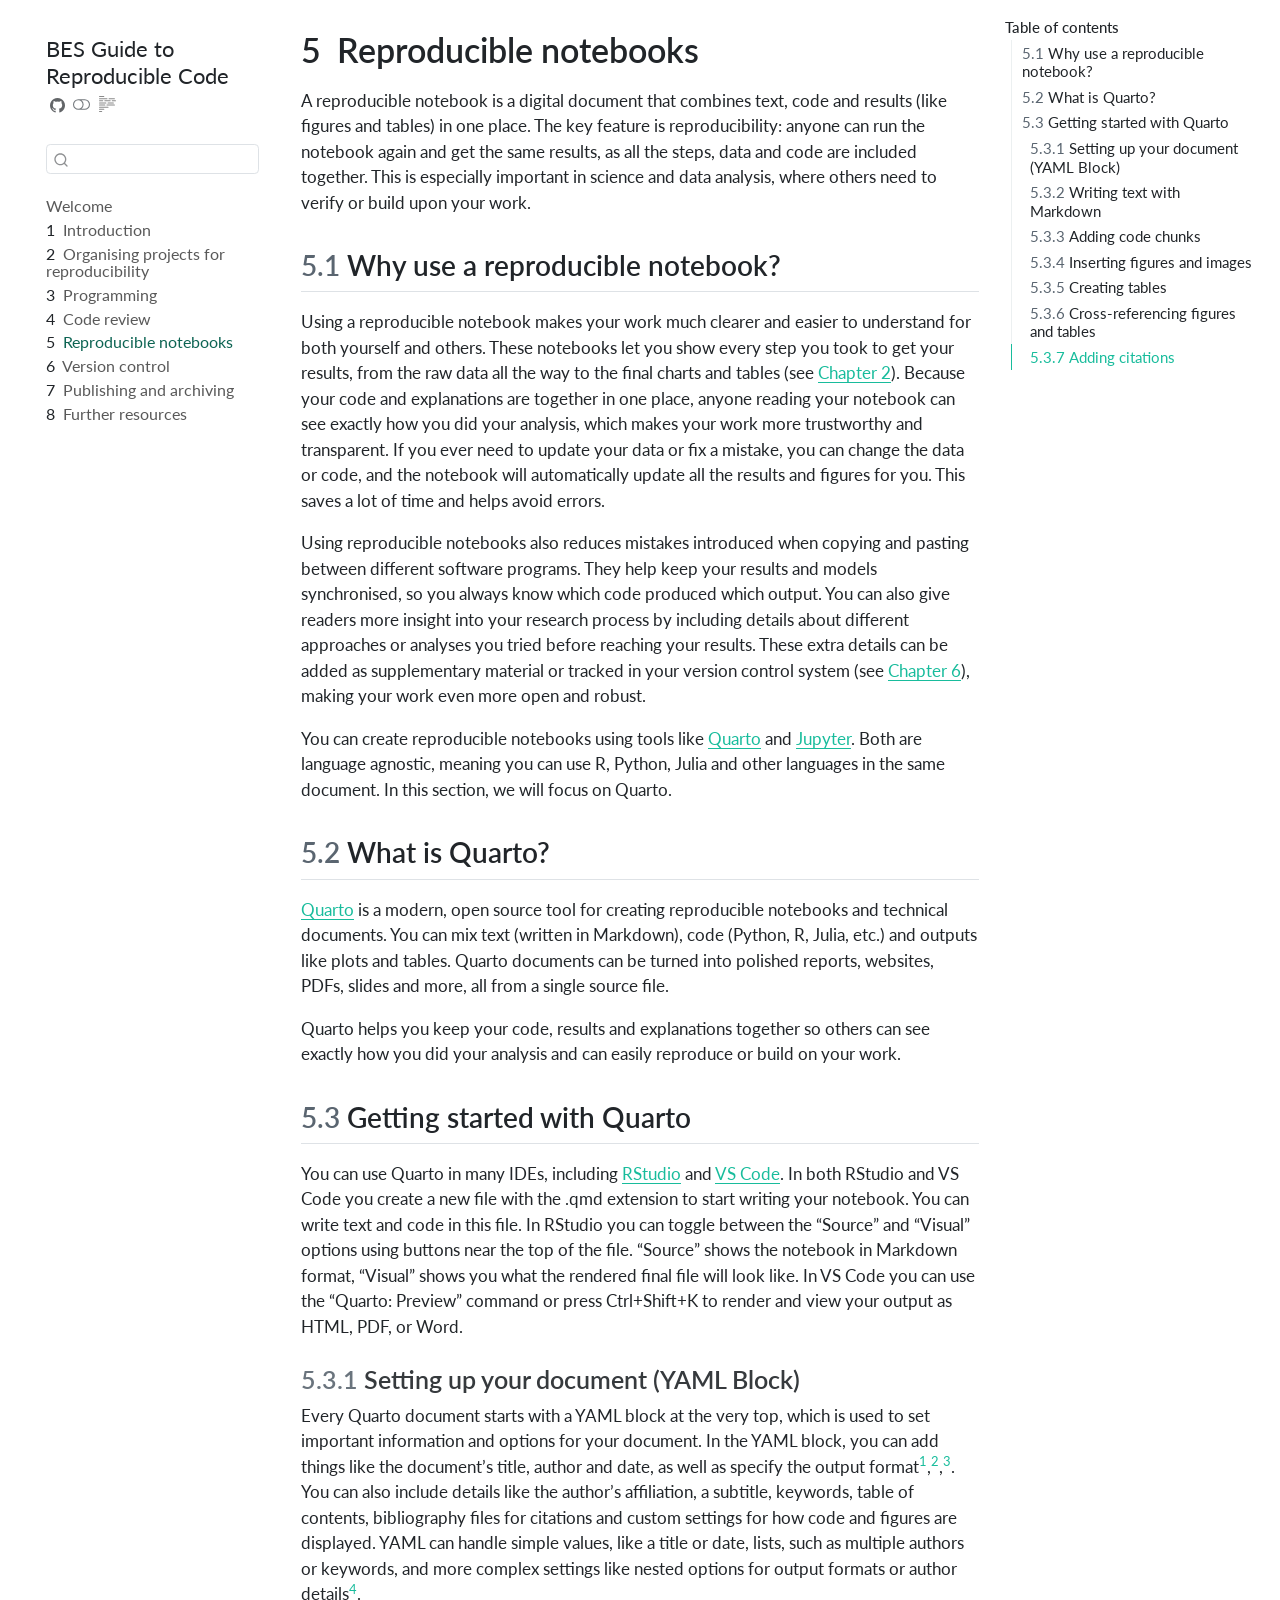
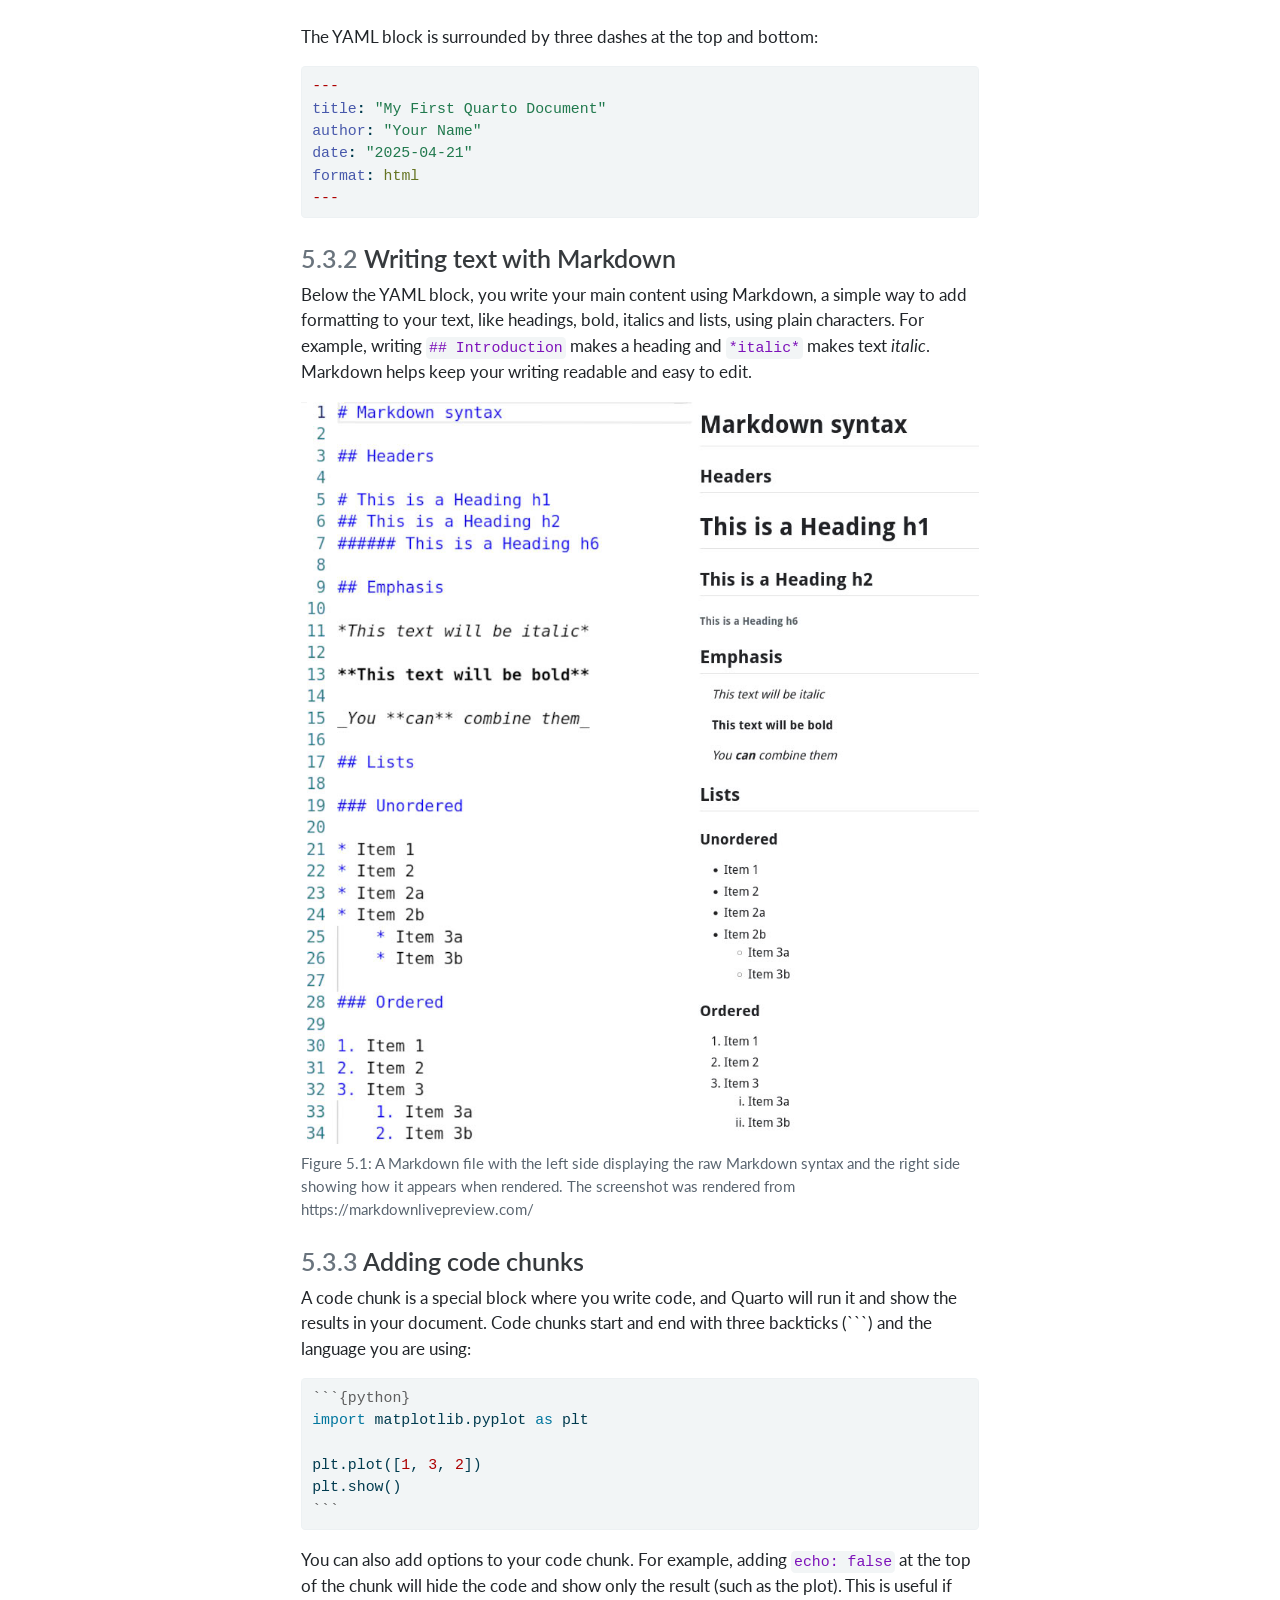
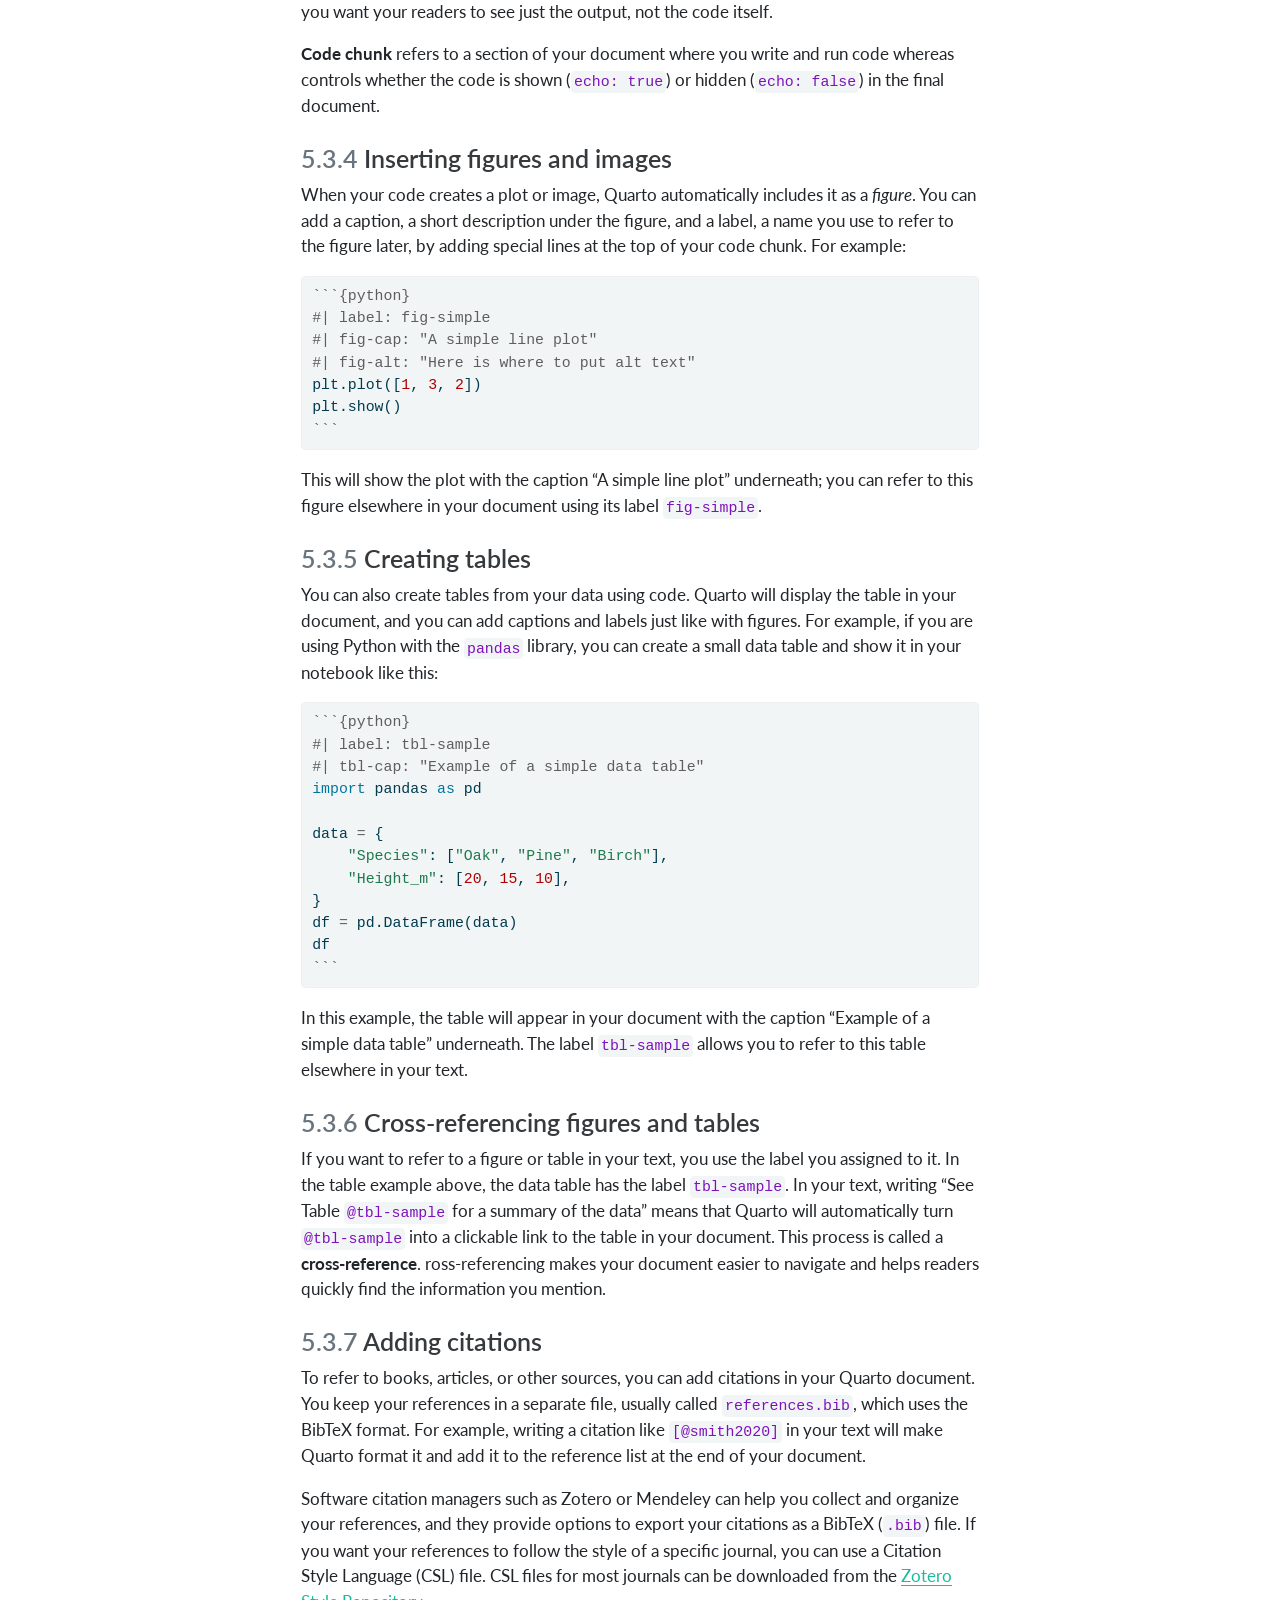
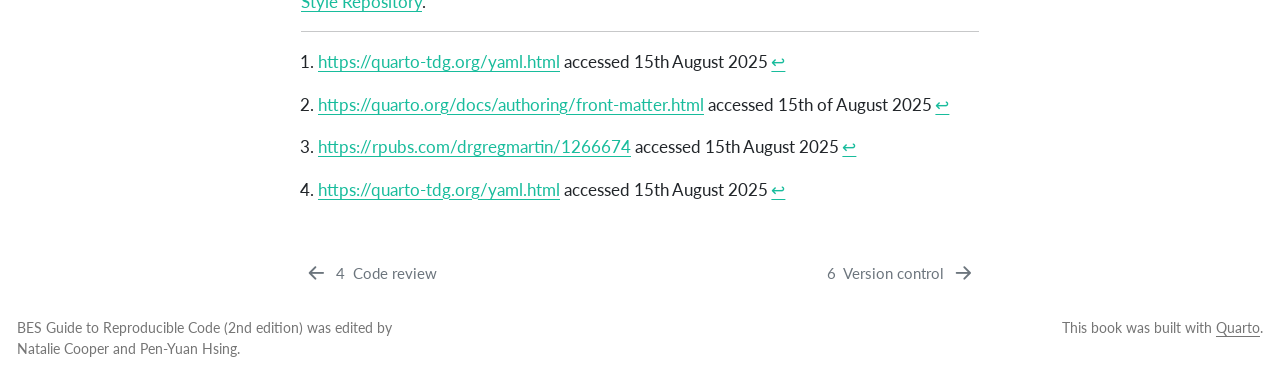
<file: reproducible-notebooks.html>
<!DOCTYPE html>
<html xmlns="http://www.w3.org/1999/xhtml" lang="en" xml:lang="en"><head>

<meta charset="utf-8">
<meta name="generator" content="quarto-1.8.27">

<meta name="viewport" content="width=device-width, initial-scale=1.0, user-scalable=yes">

<meta name="author" content="Natalie Cooper and Pen-Yuan Hsing">

<title>5&nbsp; Reproducible notebooks – BES Guide to Reproducible Code</title>
<style>
code{white-space: pre-wrap;}
span.smallcaps{font-variant: small-caps;}
div.columns{display: flex; gap: min(4vw, 1.5em);}
div.column{flex: auto; overflow-x: auto;}
div.hanging-indent{margin-left: 1.5em; text-indent: -1.5em;}
ul.task-list{list-style: none;}
ul.task-list li input[type="checkbox"] {
  width: 0.8em;
  margin: 0 0.8em 0.2em -1em; /* quarto-specific, see https://github.com/quarto-dev/quarto-cli/issues/4556 */ 
  vertical-align: middle;
}
/* CSS for syntax highlighting */
html { -webkit-text-size-adjust: 100%; }
pre > code.sourceCode { white-space: pre; position: relative; }
pre > code.sourceCode > span { display: inline-block; line-height: 1.25; }
pre > code.sourceCode > span:empty { height: 1.2em; }
.sourceCode { overflow: visible; }
code.sourceCode > span { color: inherit; text-decoration: inherit; }
div.sourceCode { margin: 1em 0; }
pre.sourceCode { margin: 0; }
@media screen {
div.sourceCode { overflow: auto; }
}
@media print {
pre > code.sourceCode { white-space: pre-wrap; }
pre > code.sourceCode > span { text-indent: -5em; padding-left: 5em; }
}
pre.numberSource code
  { counter-reset: source-line 0; }
pre.numberSource code > span
  { position: relative; left: -4em; counter-increment: source-line; }
pre.numberSource code > span > a:first-child::before
  { content: counter(source-line);
    position: relative; left: -1em; text-align: right; vertical-align: baseline;
    border: none; display: inline-block;
    -webkit-touch-callout: none; -webkit-user-select: none;
    -khtml-user-select: none; -moz-user-select: none;
    -ms-user-select: none; user-select: none;
    padding: 0 4px; width: 4em;
  }
pre.numberSource { margin-left: 3em;  padding-left: 4px; }
div.sourceCode
  {   }
@media screen {
pre > code.sourceCode > span > a:first-child::before { text-decoration: underline; }
}
</style>


<script src="site_libs/quarto-nav/quarto-nav.js"></script>
<script src="site_libs/quarto-nav/headroom.min.js"></script>
<script src="site_libs/clipboard/clipboard.min.js"></script>
<script src="site_libs/quarto-search/autocomplete.umd.js"></script>
<script src="site_libs/quarto-search/fuse.min.js"></script>
<script src="site_libs/quarto-search/quarto-search.js"></script>
<meta name="quarto:offset" content="./">
<link href="./version-control.html" rel="next">
<link href="./code-review.html" rel="prev">
<link href="./cover.jpg" rel="icon" type="image/jpeg">
<script src="site_libs/quarto-html/quarto.js" type="module"></script>
<script src="site_libs/quarto-html/tabsets/tabsets.js" type="module"></script>
<script src="site_libs/quarto-html/axe/axe-check.js" type="module"></script>
<script src="site_libs/quarto-html/popper.min.js"></script>
<script src="site_libs/quarto-html/tippy.umd.min.js"></script>
<script src="site_libs/quarto-html/anchor.min.js"></script>
<link href="site_libs/quarto-html/tippy.css" rel="stylesheet">
<link href="site_libs/quarto-html/quarto-syntax-highlighting-ed96de9b727972fe78a7b5d16c58bf87.css" rel="stylesheet" class="quarto-color-scheme" id="quarto-text-highlighting-styles">
<link href="site_libs/quarto-html/quarto-syntax-highlighting-dark-4d9afe2b8d18ee9fa5d0d57b5ed4214d.css" rel="stylesheet" class="quarto-color-scheme quarto-color-alternate" id="quarto-text-highlighting-styles">
<link href="site_libs/quarto-html/quarto-syntax-highlighting-ed96de9b727972fe78a7b5d16c58bf87.css" rel="stylesheet" class="quarto-color-scheme-extra" id="quarto-text-highlighting-styles">
<script src="site_libs/bootstrap/bootstrap.min.js"></script>
<link href="site_libs/bootstrap/bootstrap-icons.css" rel="stylesheet">
<link href="site_libs/bootstrap/bootstrap-4ff66e45b39d49436fe97d3fe27b9920.min.css" rel="stylesheet" append-hash="true" class="quarto-color-scheme" id="quarto-bootstrap" data-mode="light">
<link href="site_libs/bootstrap/bootstrap-dark-7e34ecb6a0e7991f0346b0751d4a7c3f.min.css" rel="stylesheet" append-hash="true" class="quarto-color-scheme quarto-color-alternate" id="quarto-bootstrap" data-mode="dark">
<link href="site_libs/bootstrap/bootstrap-4ff66e45b39d49436fe97d3fe27b9920.min.css" rel="stylesheet" append-hash="true" class="quarto-color-scheme-extra" id="quarto-bootstrap" data-mode="light">
<script id="quarto-search-options" type="application/json">{
  "location": "sidebar",
  "copy-button": false,
  "collapse-after": 3,
  "panel-placement": "start",
  "type": "textbox",
  "limit": 50,
  "keyboard-shortcut": [
    "f",
    "/",
    "s"
  ],
  "show-item-context": false,
  "language": {
    "search-no-results-text": "No results",
    "search-matching-documents-text": "matching documents",
    "search-copy-link-title": "Copy link to search",
    "search-hide-matches-text": "Hide additional matches",
    "search-more-match-text": "more match in this document",
    "search-more-matches-text": "more matches in this document",
    "search-clear-button-title": "Clear",
    "search-text-placeholder": "",
    "search-detached-cancel-button-title": "Cancel",
    "search-submit-button-title": "Submit",
    "search-label": "Search"
  }
}</script>


</head>

<body class="nav-sidebar floating quarto-light"><script id="quarto-html-before-body" type="application/javascript">
    const toggleBodyColorMode = (bsSheetEl) => {
      const mode = bsSheetEl.getAttribute("data-mode");
      const bodyEl = window.document.querySelector("body");
      if (mode === "dark") {
        bodyEl.classList.add("quarto-dark");
        bodyEl.classList.remove("quarto-light");
      } else {
        bodyEl.classList.add("quarto-light");
        bodyEl.classList.remove("quarto-dark");
      }
    }
    const toggleBodyColorPrimary = () => {
      const bsSheetEl = window.document.querySelector("link#quarto-bootstrap:not([rel=disabled-stylesheet])");
      if (bsSheetEl) {
        toggleBodyColorMode(bsSheetEl);
      }
    }
    const setColorSchemeToggle = (alternate) => {
      const toggles = window.document.querySelectorAll('.quarto-color-scheme-toggle');
      for (let i=0; i < toggles.length; i++) {
        const toggle = toggles[i];
        if (toggle) {
          if (alternate) {
            toggle.classList.add("alternate");
          } else {
            toggle.classList.remove("alternate");
          }
        }
      }
    };
    const toggleColorMode = (alternate) => {
      // Switch the stylesheets
      const primaryStylesheets = window.document.querySelectorAll('link.quarto-color-scheme:not(.quarto-color-alternate)');
      const alternateStylesheets = window.document.querySelectorAll('link.quarto-color-scheme.quarto-color-alternate');
      manageTransitions('#quarto-margin-sidebar .nav-link', false);
      if (alternate) {
        // note: dark is layered on light, we don't disable primary!
        enableStylesheet(alternateStylesheets);
        for (const sheetNode of alternateStylesheets) {
          if (sheetNode.id === "quarto-bootstrap") {
            toggleBodyColorMode(sheetNode);
          }
        }
      } else {
        disableStylesheet(alternateStylesheets);
        enableStylesheet(primaryStylesheets)
        toggleBodyColorPrimary();
      }
      manageTransitions('#quarto-margin-sidebar .nav-link', true);
      // Switch the toggles
      setColorSchemeToggle(alternate)
      // Hack to workaround the fact that safari doesn't
      // properly recolor the scrollbar when toggling (#1455)
      if (navigator.userAgent.indexOf('Safari') > 0 && navigator.userAgent.indexOf('Chrome') == -1) {
        manageTransitions("body", false);
        window.scrollTo(0, 1);
        setTimeout(() => {
          window.scrollTo(0, 0);
          manageTransitions("body", true);
        }, 40);
      }
    }
    const disableStylesheet = (stylesheets) => {
      for (let i=0; i < stylesheets.length; i++) {
        const stylesheet = stylesheets[i];
        stylesheet.rel = 'disabled-stylesheet';
      }
    }
    const enableStylesheet = (stylesheets) => {
      for (let i=0; i < stylesheets.length; i++) {
        const stylesheet = stylesheets[i];
        if(stylesheet.rel !== 'stylesheet') { // for Chrome, which will still FOUC without this check
          stylesheet.rel = 'stylesheet';
        }
      }
    }
    const manageTransitions = (selector, allowTransitions) => {
      const els = window.document.querySelectorAll(selector);
      for (let i=0; i < els.length; i++) {
        const el = els[i];
        if (allowTransitions) {
          el.classList.remove('notransition');
        } else {
          el.classList.add('notransition');
        }
      }
    }
    const isFileUrl = () => {
      return window.location.protocol === 'file:';
    }
    const hasAlternateSentinel = () => {
      let styleSentinel = getColorSchemeSentinel();
      if (styleSentinel !== null) {
        return styleSentinel === "alternate";
      } else {
        return false;
      }
    }
    const setStyleSentinel = (alternate) => {
      const value = alternate ? "alternate" : "default";
      if (!isFileUrl()) {
        window.localStorage.setItem("quarto-color-scheme", value);
      } else {
        localAlternateSentinel = value;
      }
    }
    const getColorSchemeSentinel = () => {
      if (!isFileUrl()) {
        const storageValue = window.localStorage.getItem("quarto-color-scheme");
        return storageValue != null ? storageValue : localAlternateSentinel;
      } else {
        return localAlternateSentinel;
      }
    }
    const toggleGiscusIfUsed = (isAlternate, darkModeDefault) => {
      const baseTheme = document.querySelector('#giscus-base-theme')?.value ?? 'light';
      const alternateTheme = document.querySelector('#giscus-alt-theme')?.value ?? 'dark';
      let newTheme = '';
      if(authorPrefersDark) {
        newTheme = isAlternate ? baseTheme : alternateTheme;
      } else {
        newTheme = isAlternate ? alternateTheme : baseTheme;
      }
      const changeGiscusTheme = () => {
        // From: https://github.com/giscus/giscus/issues/336
        const sendMessage = (message) => {
          const iframe = document.querySelector('iframe.giscus-frame');
          if (!iframe) return;
          iframe.contentWindow.postMessage({ giscus: message }, 'https://giscus.app');
        }
        sendMessage({
          setConfig: {
            theme: newTheme
          }
        });
      }
      const isGiscussLoaded = window.document.querySelector('iframe.giscus-frame') !== null;
      if (isGiscussLoaded) {
        changeGiscusTheme();
      }
    };
    const authorPrefersDark = false;
    const queryPrefersDark = window.matchMedia('(prefers-color-scheme: dark)');
    const darkModeDefault = queryPrefersDark.matches;
      document.querySelector('link#quarto-text-highlighting-styles.quarto-color-scheme-extra').rel = 'disabled-stylesheet';
      document.querySelector('link#quarto-bootstrap.quarto-color-scheme-extra').rel = 'disabled-stylesheet';
    let localAlternateSentinel = darkModeDefault ? 'alternate' : 'default';
    // Dark / light mode switch
    window.quartoToggleColorScheme = () => {
      // Read the current dark / light value
      let toAlternate = !hasAlternateSentinel();
      toggleColorMode(toAlternate);
      setStyleSentinel(toAlternate);
      toggleGiscusIfUsed(toAlternate, darkModeDefault);
      window.dispatchEvent(new Event('resize'));
    };
    queryPrefersDark.addEventListener("change", e => {
      if(window.localStorage.getItem("quarto-color-scheme") !== null)
        return;
      const alternate = e.matches
      toggleColorMode(alternate);
      localAlternateSentinel = e.matches ? 'alternate' : 'default'; // this is used alongside local storage!
      toggleGiscusIfUsed(alternate, darkModeDefault);
    });
    // Switch to dark mode if need be
    if (hasAlternateSentinel()) {
      toggleColorMode(true);
    } else {
      toggleColorMode(false);
    }
  </script>

<div id="quarto-search-results"></div>
  <header id="quarto-header" class="headroom fixed-top">
  <nav class="quarto-secondary-nav">
    <div class="container-fluid d-flex">
      <button type="button" class="quarto-btn-toggle btn" data-bs-toggle="collapse" role="button" data-bs-target=".quarto-sidebar-collapse-item" aria-controls="quarto-sidebar" aria-expanded="false" aria-label="Toggle sidebar navigation" onclick="if (window.quartoToggleHeadroom) { window.quartoToggleHeadroom(); }">
        <i class="bi bi-layout-text-sidebar-reverse"></i>
      </button>
        <nav class="quarto-page-breadcrumbs" aria-label="breadcrumb"><ol class="breadcrumb"><li class="breadcrumb-item"><a href="./reproducible-notebooks.html"><span class="chapter-number">5</span>&nbsp; <span class="chapter-title">Reproducible notebooks</span></a></li></ol></nav>
        <a class="flex-grow-1" role="navigation" data-bs-toggle="collapse" data-bs-target=".quarto-sidebar-collapse-item" aria-controls="quarto-sidebar" aria-expanded="false" aria-label="Toggle sidebar navigation" onclick="if (window.quartoToggleHeadroom) { window.quartoToggleHeadroom(); }">      
        </a>
      <button type="button" class="btn quarto-search-button" aria-label="Search" onclick="window.quartoOpenSearch();">
        <i class="bi bi-search"></i>
      </button>
    </div>
  </nav>
</header>
<!-- content -->
<div id="quarto-content" class="quarto-container page-columns page-rows-contents page-layout-article">
<!-- sidebar -->
  <nav id="quarto-sidebar" class="sidebar collapse collapse-horizontal quarto-sidebar-collapse-item sidebar-navigation floating overflow-auto">
    <div class="pt-lg-2 mt-2 text-left sidebar-header">
    <div class="sidebar-title mb-0 py-0">
      <a href="./">BES Guide to Reproducible Code</a> 
        <div class="sidebar-tools-main tools-wide">
    <a href="https://github.com/BES-Guide/reproducible-code" title="Source Code" class="quarto-navigation-tool px-1" aria-label="Source Code"><i class="bi bi-github"></i></a>
  <a href="" class="quarto-color-scheme-toggle quarto-navigation-tool  px-1" onclick="window.quartoToggleColorScheme(); return false;" title="Toggle dark mode"><i class="bi"></i></a>
  <a href="" class="quarto-reader-toggle quarto-navigation-tool px-1" onclick="window.quartoToggleReader(); return false;" title="Toggle reader mode">
  <div class="quarto-reader-toggle-btn">
  <i class="bi"></i>
  </div>
</a>
</div>
    </div>
      </div>
        <div class="mt-2 flex-shrink-0 align-items-center">
        <div class="sidebar-search">
        <div id="quarto-search" class="" title="Search"></div>
        </div>
        </div>
    <div class="sidebar-menu-container"> 
    <ul class="list-unstyled mt-1">
        <li class="sidebar-item">
  <div class="sidebar-item-container"> 
  <a href="./index.html" class="sidebar-item-text sidebar-link">
 <span class="menu-text">Welcome</span></a>
  </div>
</li>
        <li class="sidebar-item">
  <div class="sidebar-item-container"> 
  <a href="./intro.html" class="sidebar-item-text sidebar-link">
 <span class="menu-text"><span class="chapter-number">1</span>&nbsp; <span class="chapter-title">Introduction</span></span></a>
  </div>
</li>
        <li class="sidebar-item">
  <div class="sidebar-item-container"> 
  <a href="./organising-projects.html" class="sidebar-item-text sidebar-link">
 <span class="menu-text"><span class="chapter-number">2</span>&nbsp; <span class="chapter-title">Organising projects for reproducibility</span></span></a>
  </div>
</li>
        <li class="sidebar-item">
  <div class="sidebar-item-container"> 
  <a href="./programming.html" class="sidebar-item-text sidebar-link">
 <span class="menu-text"><span class="chapter-number">3</span>&nbsp; <span class="chapter-title">Programming</span></span></a>
  </div>
</li>
        <li class="sidebar-item">
  <div class="sidebar-item-container"> 
  <a href="./code-review.html" class="sidebar-item-text sidebar-link">
 <span class="menu-text"><span class="chapter-number">4</span>&nbsp; <span class="chapter-title">Code review</span></span></a>
  </div>
</li>
        <li class="sidebar-item">
  <div class="sidebar-item-container"> 
  <a href="./reproducible-notebooks.html" class="sidebar-item-text sidebar-link active">
 <span class="menu-text"><span class="chapter-number">5</span>&nbsp; <span class="chapter-title">Reproducible notebooks</span></span></a>
  </div>
</li>
        <li class="sidebar-item">
  <div class="sidebar-item-container"> 
  <a href="./version-control.html" class="sidebar-item-text sidebar-link">
 <span class="menu-text"><span class="chapter-number">6</span>&nbsp; <span class="chapter-title">Version control</span></span></a>
  </div>
</li>
        <li class="sidebar-item">
  <div class="sidebar-item-container"> 
  <a href="./publishing-and-archiving.html" class="sidebar-item-text sidebar-link">
 <span class="menu-text"><span class="chapter-number">7</span>&nbsp; <span class="chapter-title">Publishing and archiving</span></span></a>
  </div>
</li>
        <li class="sidebar-item">
  <div class="sidebar-item-container"> 
  <a href="./further-resources.html" class="sidebar-item-text sidebar-link">
 <span class="menu-text"><span class="chapter-number">8</span>&nbsp; <span class="chapter-title">Further resources</span></span></a>
  </div>
</li>
    </ul>
    </div>
</nav>
<div id="quarto-sidebar-glass" class="quarto-sidebar-collapse-item" data-bs-toggle="collapse" data-bs-target=".quarto-sidebar-collapse-item"></div>
<!-- margin-sidebar -->
    <div id="quarto-margin-sidebar" class="sidebar margin-sidebar">
        <nav id="TOC" role="doc-toc" class="toc-active">
    <h2 id="toc-title">Table of contents</h2>
   
  <ul>
  <li><a href="#why-use-a-reproducible-notebook" id="toc-why-use-a-reproducible-notebook" class="nav-link active" data-scroll-target="#why-use-a-reproducible-notebook"><span class="header-section-number">5.1</span> Why use a reproducible notebook?</a></li>
  <li><a href="#what-is-quarto" id="toc-what-is-quarto" class="nav-link" data-scroll-target="#what-is-quarto"><span class="header-section-number">5.2</span> What is Quarto?</a></li>
  <li><a href="#getting-started-with-quarto" id="toc-getting-started-with-quarto" class="nav-link" data-scroll-target="#getting-started-with-quarto"><span class="header-section-number">5.3</span> Getting started with Quarto</a>
  <ul class="collapse">
  <li><a href="#setting-up-your-document-yaml-block" id="toc-setting-up-your-document-yaml-block" class="nav-link" data-scroll-target="#setting-up-your-document-yaml-block"><span class="header-section-number">5.3.1</span> Setting up your document (YAML Block)</a></li>
  <li><a href="#writing-text-with-markdown" id="toc-writing-text-with-markdown" class="nav-link" data-scroll-target="#writing-text-with-markdown"><span class="header-section-number">5.3.2</span> Writing text with Markdown</a></li>
  <li><a href="#adding-code-chunks" id="toc-adding-code-chunks" class="nav-link" data-scroll-target="#adding-code-chunks"><span class="header-section-number">5.3.3</span> Adding code chunks</a></li>
  <li><a href="#inserting-figures-and-images" id="toc-inserting-figures-and-images" class="nav-link" data-scroll-target="#inserting-figures-and-images"><span class="header-section-number">5.3.4</span> Inserting figures and images</a></li>
  <li><a href="#creating-tables" id="toc-creating-tables" class="nav-link" data-scroll-target="#creating-tables"><span class="header-section-number">5.3.5</span> Creating tables</a></li>
  <li><a href="#cross-referencing-figures-and-tables" id="toc-cross-referencing-figures-and-tables" class="nav-link" data-scroll-target="#cross-referencing-figures-and-tables"><span class="header-section-number">5.3.6</span> Cross-referencing figures and tables</a></li>
  <li><a href="#adding-citations" id="toc-adding-citations" class="nav-link" data-scroll-target="#adding-citations"><span class="header-section-number">5.3.7</span> Adding citations</a></li>
  </ul></li>
  </ul>
</nav>
    </div>
<!-- main -->
<main class="content" id="quarto-document-content">


<header id="title-block-header" class="quarto-title-block default">
<div class="quarto-title">
<h1 class="title"><span id="sec-reproducible-notebooks" class="quarto-section-identifier"><span class="chapter-number">5</span>&nbsp; <span class="chapter-title">Reproducible notebooks</span></span></h1>
</div>



<div class="quarto-title-meta">

    
  
    
  </div>
  


</header>


<p>A reproducible notebook is a digital document that combines text, code and results (like figures and tables) in one place. The key feature is reproducibility: anyone can run the notebook again and get the same results, as all the steps, data and code are included together. This is especially important in science and data analysis, where others need to verify or build upon your work.</p>
<section id="why-use-a-reproducible-notebook" class="level2" data-number="5.1">
<h2 data-number="5.1" class="anchored" data-anchor-id="why-use-a-reproducible-notebook"><span class="header-section-number">5.1</span> Why use a reproducible notebook?</h2>
<p>Using a reproducible notebook makes your work much clearer and easier to understand for both yourself and others. These notebooks let you show every step you took to get your results, from the raw data all the way to the final charts and tables (see <a href="organising-projects.html" class="quarto-xref"><span>Chapter 2</span></a>). Because your code and explanations are together in one place, anyone reading your notebook can see exactly how you did your analysis, which makes your work more trustworthy and transparent. If you ever need to update your data or fix a mistake, you can change the data or code, and the notebook will automatically update all the results and figures for you. This saves a lot of time and helps avoid errors.</p>
<p>Using reproducible notebooks also reduces mistakes introduced when copying and pasting between different software programs. They help keep your results and models synchronised, so you always know which code produced which output. You can also give readers more insight into your research process by including details about different approaches or analyses you tried before reaching your results. These extra details can be added as supplementary material or tracked in your version control system (see <a href="version-control.html" class="quarto-xref"><span>Chapter 6</span></a>), making your work even more open and robust.</p>
<p>You can create reproducible notebooks using tools like <a href="https://quarto.org">Quarto</a> and <a href="https://jupyter.org">Jupyter</a>. Both are language agnostic, meaning you can use R, Python, Julia and other languages in the same document. In this section, we will focus on Quarto.</p>
</section>
<section id="what-is-quarto" class="level2" data-number="5.2">
<h2 data-number="5.2" class="anchored" data-anchor-id="what-is-quarto"><span class="header-section-number">5.2</span> What is Quarto?</h2>
<p><a href="https://quarto.org">Quarto</a> is a modern, open source tool for creating reproducible notebooks and technical documents. You can mix text (written in Markdown), code (Python, R, Julia, etc.) and outputs like plots and tables. Quarto documents can be turned into polished reports, websites, PDFs, slides and more, all from a single source file.</p>
<p>Quarto helps you keep your code, results and explanations together so others can see exactly how you did your analysis and can easily reproduce or build on your work.</p>
</section>
<section id="getting-started-with-quarto" class="level2" data-number="5.3">
<h2 data-number="5.3" class="anchored" data-anchor-id="getting-started-with-quarto"><span class="header-section-number">5.3</span> Getting started with Quarto</h2>
<p>You can use Quarto in many IDEs, including <a href="https://quarto.org/docs/tools/rstudio.html">RStudio</a> and <a href="https://quarto.org/docs/tools/vscode.html">VS Code</a>. In both RStudio and VS Code you create a new file with the .qmd extension to start writing your notebook. You can write text and code in this file. In RStudio you can toggle between the “Source” and “Visual” options using buttons near the top of the file. “Source” shows the notebook in Markdown format, “Visual” shows you what the rendered final file will look like. In VS Code you can use the “Quarto: Preview” command or press Ctrl+Shift+K to render and view your output as HTML, PDF, or Word.</p>
<section id="setting-up-your-document-yaml-block" class="level3" data-number="5.3.1">
<h3 data-number="5.3.1" class="anchored" data-anchor-id="setting-up-your-document-yaml-block"><span class="header-section-number">5.3.1</span> Setting up your document (YAML Block)</h3>
<p>Every Quarto document starts with a YAML block at the very top, which is used to set important information and options for your document. In the YAML block, you can add things like the document’s title, author and date, as well as specify the output format<a href="#fn1" class="footnote-ref" id="fnref1" role="doc-noteref"><sup>1</sup></a>,<a href="#fn2" class="footnote-ref" id="fnref2" role="doc-noteref"><sup>2</sup></a>,<a href="#fn3" class="footnote-ref" id="fnref3" role="doc-noteref"><sup>3</sup></a>. You can also include details like the author’s affiliation, a subtitle, keywords, table of contents, bibliography files for citations and custom settings for how code and figures are displayed. YAML can handle simple values, like a title or date, lists, such as multiple authors or keywords, and more complex settings like nested options for output formats or author details<a href="#fn4" class="footnote-ref" id="fnref4" role="doc-noteref"><sup>4</sup></a>.</p>
<p>The YAML block is surrounded by three dashes at the top and bottom:</p>
<div class="code-copy-outer-scaffold"><div class="sourceCode" id="cb1"><pre class="sourceCode yaml code-with-copy"><code class="sourceCode yaml"><span id="cb1-1"><a href="#cb1-1" aria-hidden="true" tabindex="-1"></a><span class="pp">---</span></span>
<span id="cb1-2"><a href="#cb1-2" aria-hidden="true" tabindex="-1"></a><span class="fu">title</span><span class="kw">:</span><span class="at"> </span><span class="st">"My First Quarto Document"</span></span>
<span id="cb1-3"><a href="#cb1-3" aria-hidden="true" tabindex="-1"></a><span class="fu">author</span><span class="kw">:</span><span class="at"> </span><span class="st">"Your Name"</span></span>
<span id="cb1-4"><a href="#cb1-4" aria-hidden="true" tabindex="-1"></a><span class="fu">date</span><span class="kw">:</span><span class="at"> </span><span class="st">"2025-04-21"</span></span>
<span id="cb1-5"><a href="#cb1-5" aria-hidden="true" tabindex="-1"></a><span class="fu">format</span><span class="kw">:</span><span class="at"> html</span></span>
<span id="cb1-6"><a href="#cb1-6" aria-hidden="true" tabindex="-1"></a><span class="pp">---</span></span></code></pre></div><button title="Copy to Clipboard" class="code-copy-button"><i class="bi"></i></button></div>
</section>
<section id="writing-text-with-markdown" class="level3" data-number="5.3.2">
<h3 data-number="5.3.2" class="anchored" data-anchor-id="writing-text-with-markdown"><span class="header-section-number">5.3.2</span> Writing text with Markdown</h3>
<p>Below the YAML block, you write your main content using Markdown, a simple way to add formatting to your text, like headings, bold, italics and lists, using plain characters. For example, writing <code>## Introduction</code> makes a heading and <code>*italic*</code> makes text <em>italic</em>. Markdown helps keep your writing readable and easy to edit.</p>
<div id="fig-2" class="quarto-float quarto-figure quarto-figure-center anchored">
<figure class="quarto-float quarto-float-fig figure">
<div aria-describedby="fig-2-caption-0ceaefa1-69ba-4598-a22c-09a6ac19f8ca">
<img src="Markdown-example.jpg" class="img-fluid figure-img">
</div>
<figcaption class="quarto-float-caption-bottom quarto-float-caption quarto-float-fig" id="fig-2-caption-0ceaefa1-69ba-4598-a22c-09a6ac19f8ca">
Figure&nbsp;5.1: A Markdown file with the left side displaying the raw Markdown syntax and the right side showing how it appears when rendered. The screenshot was rendered from https://markdownlivepreview.com/
</figcaption>
</figure>
</div>
</section>
<section id="adding-code-chunks" class="level3" data-number="5.3.3">
<h3 data-number="5.3.3" class="anchored" data-anchor-id="adding-code-chunks"><span class="header-section-number">5.3.3</span> Adding code chunks</h3>
<p>A code chunk is a special block where you write code, and Quarto will run it and show the results in your document. Code chunks start and end with three backticks (```) and the language you are using:</p>
<div class="code-copy-outer-scaffold"><div class="sourceCode" id="cb2"><pre class="sourceCode markdown code-with-copy"><code class="sourceCode markdown"><span id="cb2-1"><a href="#cb2-1" aria-hidden="true" tabindex="-1"></a><span class="in">```{python}</span></span>
<span id="cb2-2"><a href="#cb2-2" aria-hidden="true" tabindex="-1"></a><span class="im">import</span> matplotlib.pyplot <span class="im">as</span> plt</span>
<span id="cb2-3"><a href="#cb2-3" aria-hidden="true" tabindex="-1"></a></span>
<span id="cb2-4"><a href="#cb2-4" aria-hidden="true" tabindex="-1"></a>plt.plot([<span class="dv">1</span>, <span class="dv">3</span>, <span class="dv">2</span>])</span>
<span id="cb2-5"><a href="#cb2-5" aria-hidden="true" tabindex="-1"></a>plt.show()</span>
<span id="cb2-6"><a href="#cb2-6" aria-hidden="true" tabindex="-1"></a><span class="in">```</span></span></code></pre></div><button title="Copy to Clipboard" class="code-copy-button"><i class="bi"></i></button></div>
<p>You can also add options to your code chunk. For example, adding <code>echo: false</code> at the top of the chunk will hide the code and show only the result (such as the plot). This is useful if you want your readers to see just the output, not the code itself.</p>
<p><strong>Code chunk</strong> refers to a section of your document where you write and run code whereas controls whether the code is shown (<code>echo: true</code>) or hidden (<code>echo: false</code>) in the final document.</p>
</section>
<section id="inserting-figures-and-images" class="level3" data-number="5.3.4">
<h3 data-number="5.3.4" class="anchored" data-anchor-id="inserting-figures-and-images"><span class="header-section-number">5.3.4</span> Inserting figures and images</h3>
<p>When your code creates a plot or image, Quarto automatically includes it as a <em>figure</em>. You can add a caption, a short description under the figure, and a label, a name you use to refer to the figure later, by adding special lines at the top of your code chunk. For example:</p>
<div class="code-copy-outer-scaffold"><div class="sourceCode" id="cb3"><pre class="sourceCode markdown code-with-copy"><code class="sourceCode markdown"><span id="cb3-1"><a href="#cb3-1" aria-hidden="true" tabindex="-1"></a><span class="in">```{python}</span></span>
<span id="cb3-2"><a href="#cb3-2" aria-hidden="true" tabindex="-1"></a><span class="co">#| label: fig-simple</span></span>
<span id="cb3-3"><a href="#cb3-3" aria-hidden="true" tabindex="-1"></a><span class="co">#| fig-cap: "A simple line plot"</span></span>
<span id="cb3-4"><a href="#cb3-4" aria-hidden="true" tabindex="-1"></a><span class="co">#| fig-alt: "Here is where to put alt text"</span></span>
<span id="cb3-5"><a href="#cb3-5" aria-hidden="true" tabindex="-1"></a>plt.plot([<span class="dv">1</span>, <span class="dv">3</span>, <span class="dv">2</span>])</span>
<span id="cb3-6"><a href="#cb3-6" aria-hidden="true" tabindex="-1"></a>plt.show()</span>
<span id="cb3-7"><a href="#cb3-7" aria-hidden="true" tabindex="-1"></a><span class="in">```</span></span></code></pre></div><button title="Copy to Clipboard" class="code-copy-button"><i class="bi"></i></button></div>
<p>This will show the plot with the caption “A simple line plot” underneath; you can refer to this figure elsewhere in your document using its label <code>fig-simple</code>.</p>
</section>
<section id="creating-tables" class="level3" data-number="5.3.5">
<h3 data-number="5.3.5" class="anchored" data-anchor-id="creating-tables"><span class="header-section-number">5.3.5</span> Creating tables</h3>
<p>You can also create tables from your data using code. Quarto will display the table in your document, and you can add captions and labels just like with figures. For example, if you are using Python with the <code>pandas</code> library, you can create a small data table and show it in your notebook like this:</p>
<div class="code-copy-outer-scaffold"><div class="sourceCode" id="cb4"><pre class="sourceCode markdown code-with-copy"><code class="sourceCode markdown"><span id="cb4-1"><a href="#cb4-1" aria-hidden="true" tabindex="-1"></a><span class="in">```{python}</span></span>
<span id="cb4-2"><a href="#cb4-2" aria-hidden="true" tabindex="-1"></a><span class="co">#| label: tbl-sample</span></span>
<span id="cb4-3"><a href="#cb4-3" aria-hidden="true" tabindex="-1"></a><span class="co">#| tbl-cap: "Example of a simple data table"</span></span>
<span id="cb4-4"><a href="#cb4-4" aria-hidden="true" tabindex="-1"></a><span class="im">import</span> pandas <span class="im">as</span> pd</span>
<span id="cb4-5"><a href="#cb4-5" aria-hidden="true" tabindex="-1"></a></span>
<span id="cb4-6"><a href="#cb4-6" aria-hidden="true" tabindex="-1"></a>data <span class="op">=</span> {</span>
<span id="cb4-7"><a href="#cb4-7" aria-hidden="true" tabindex="-1"></a>    <span class="st">"Species"</span>: [<span class="st">"Oak"</span>, <span class="st">"Pine"</span>, <span class="st">"Birch"</span>],</span>
<span id="cb4-8"><a href="#cb4-8" aria-hidden="true" tabindex="-1"></a>    <span class="st">"Height_m"</span>: [<span class="dv">20</span>, <span class="dv">15</span>, <span class="dv">10</span>],</span>
<span id="cb4-9"><a href="#cb4-9" aria-hidden="true" tabindex="-1"></a>}</span>
<span id="cb4-10"><a href="#cb4-10" aria-hidden="true" tabindex="-1"></a>df <span class="op">=</span> pd.DataFrame(data)</span>
<span id="cb4-11"><a href="#cb4-11" aria-hidden="true" tabindex="-1"></a>df</span>
<span id="cb4-12"><a href="#cb4-12" aria-hidden="true" tabindex="-1"></a><span class="in">```</span></span></code></pre></div><button title="Copy to Clipboard" class="code-copy-button"><i class="bi"></i></button></div>
<p>In this example, the table will appear in your document with the caption “Example of a simple data table” underneath. The label <code>tbl-sample</code> allows you to refer to this table elsewhere in your text.</p>
</section>
<section id="cross-referencing-figures-and-tables" class="level3" data-number="5.3.6">
<h3 data-number="5.3.6" class="anchored" data-anchor-id="cross-referencing-figures-and-tables"><span class="header-section-number">5.3.6</span> Cross-referencing figures and tables</h3>
<p>If you want to refer to a figure or table in your text, you use the label you assigned to it. In the table example above, the data table has the label <code>tbl-sample</code>. In your text, writing “See Table <code>@tbl-sample</code> for a summary of the data” means that Quarto will automatically turn <code>@tbl-sample</code> into a clickable link to the table in your document. This process is called a <strong>cross-reference</strong>. ross-referencing makes your document easier to navigate and helps readers quickly find the information you mention.</p>
</section>
<section id="adding-citations" class="level3" data-number="5.3.7">
<h3 data-number="5.3.7" class="anchored" data-anchor-id="adding-citations"><span class="header-section-number">5.3.7</span> Adding citations</h3>
<p>To refer to books, articles, or other sources, you can add citations in your Quarto document. You keep your references in a separate file, usually called <code>references.bib</code>, which uses the BibTeX format. For example, writing a citation like <code>[@smith2020]</code> in your text will make Quarto format it and add it to the reference list at the end of your document.</p>
<p>Software citation managers such as Zotero or Mendeley can help you collect and organize your references, and they provide options to export your citations as a BibTeX (<code>.bib</code>) file. If you want your references to follow the style of a specific journal, you can use a Citation Style Language (CSL) file. CSL files for most journals can be downloaded from the <a href="https://zotero.org/styles">Zotero Style Repository</a>.</p>


</section>
</section>
<section id="footnotes" class="footnotes footnotes-end-of-document" role="doc-endnotes">
<hr>
<ol>
<li id="fn1"><p><a href="https://quarto-tdg.org/yaml.html">https://quarto-tdg.org/yaml.html</a> accessed 15th August 2025<a href="#fnref1" class="footnote-back" role="doc-backlink">↩︎</a></p></li>
<li id="fn2"><p><a href="https://quarto.org/docs/authoring/front-matter.html">https://quarto.org/docs/authoring/front-matter.html</a> accessed 15th of August 2025<a href="#fnref2" class="footnote-back" role="doc-backlink">↩︎</a></p></li>
<li id="fn3"><p><a href="https://rpubs.com/drgregmartin/1266674">https://rpubs.com/drgregmartin/1266674</a> accessed 15th August 2025<a href="#fnref3" class="footnote-back" role="doc-backlink">↩︎</a></p></li>
<li id="fn4"><p><a href="https://quarto-tdg.org/yaml.html">https://quarto-tdg.org/yaml.html</a> accessed 15th August 2025<a href="#fnref4" class="footnote-back" role="doc-backlink">↩︎</a></p></li>
</ol>
</section>

</main> <!-- /main -->
<script id="quarto-html-after-body" type="application/javascript">
  window.document.addEventListener("DOMContentLoaded", function (event) {
    // Ensure there is a toggle, if there isn't float one in the top right
    if (window.document.querySelector('.quarto-color-scheme-toggle') === null) {
      const a = window.document.createElement('a');
      a.classList.add('top-right');
      a.classList.add('quarto-color-scheme-toggle');
      a.href = "";
      a.onclick = function() { try { window.quartoToggleColorScheme(); } catch {} return false; };
      const i = window.document.createElement("i");
      i.classList.add('bi');
      a.appendChild(i);
      window.document.body.appendChild(a);
    }
    setColorSchemeToggle(hasAlternateSentinel())
    const icon = "";
    const anchorJS = new window.AnchorJS();
    anchorJS.options = {
      placement: 'right',
      icon: icon
    };
    anchorJS.add('.anchored');
    const isCodeAnnotation = (el) => {
      for (const clz of el.classList) {
        if (clz.startsWith('code-annotation-')) {                     
          return true;
        }
      }
      return false;
    }
    const onCopySuccess = function(e) {
      // button target
      const button = e.trigger;
      // don't keep focus
      button.blur();
      // flash "checked"
      button.classList.add('code-copy-button-checked');
      var currentTitle = button.getAttribute("title");
      button.setAttribute("title", "Copied!");
      let tooltip;
      if (window.bootstrap) {
        button.setAttribute("data-bs-toggle", "tooltip");
        button.setAttribute("data-bs-placement", "left");
        button.setAttribute("data-bs-title", "Copied!");
        tooltip = new bootstrap.Tooltip(button, 
          { trigger: "manual", 
            customClass: "code-copy-button-tooltip",
            offset: [0, -8]});
        tooltip.show();    
      }
      setTimeout(function() {
        if (tooltip) {
          tooltip.hide();
          button.removeAttribute("data-bs-title");
          button.removeAttribute("data-bs-toggle");
          button.removeAttribute("data-bs-placement");
        }
        button.setAttribute("title", currentTitle);
        button.classList.remove('code-copy-button-checked');
      }, 1000);
      // clear code selection
      e.clearSelection();
    }
    const getTextToCopy = function(trigger) {
      const outerScaffold = trigger.parentElement.cloneNode(true);
      const codeEl = outerScaffold.querySelector('code');
      for (const childEl of codeEl.children) {
        if (isCodeAnnotation(childEl)) {
          childEl.remove();
        }
      }
      return codeEl.innerText;
    }
    const clipboard = new window.ClipboardJS('.code-copy-button:not([data-in-quarto-modal])', {
      text: getTextToCopy
    });
    clipboard.on('success', onCopySuccess);
    if (window.document.getElementById('quarto-embedded-source-code-modal')) {
      const clipboardModal = new window.ClipboardJS('.code-copy-button[data-in-quarto-modal]', {
        text: getTextToCopy,
        container: window.document.getElementById('quarto-embedded-source-code-modal')
      });
      clipboardModal.on('success', onCopySuccess);
    }
      var localhostRegex = new RegExp(/^(?:http|https):\/\/localhost\:?[0-9]*\//);
      var mailtoRegex = new RegExp(/^mailto:/);
        var filterRegex = new RegExp("https:\/\/bes-guide\.github\.io\/reproducible-code\/");
      var isInternal = (href) => {
          return filterRegex.test(href) || localhostRegex.test(href) || mailtoRegex.test(href);
      }
      // Inspect non-navigation links and adorn them if external
     var links = window.document.querySelectorAll('a[href]:not(.nav-link):not(.navbar-brand):not(.toc-action):not(.sidebar-link):not(.sidebar-item-toggle):not(.pagination-link):not(.no-external):not([aria-hidden]):not(.dropdown-item):not(.quarto-navigation-tool):not(.about-link)');
      for (var i=0; i<links.length; i++) {
        const link = links[i];
        if (!isInternal(link.href)) {
          // undo the damage that might have been done by quarto-nav.js in the case of
          // links that we want to consider external
          if (link.dataset.originalHref !== undefined) {
            link.href = link.dataset.originalHref;
          }
        }
      }
    function tippyHover(el, contentFn, onTriggerFn, onUntriggerFn) {
      const config = {
        allowHTML: true,
        maxWidth: 500,
        delay: 100,
        arrow: false,
        appendTo: function(el) {
            return el.parentElement;
        },
        interactive: true,
        interactiveBorder: 10,
        theme: 'quarto',
        placement: 'bottom-start',
      };
      if (contentFn) {
        config.content = contentFn;
      }
      if (onTriggerFn) {
        config.onTrigger = onTriggerFn;
      }
      if (onUntriggerFn) {
        config.onUntrigger = onUntriggerFn;
      }
      window.tippy(el, config); 
    }
    const noterefs = window.document.querySelectorAll('a[role="doc-noteref"]');
    for (var i=0; i<noterefs.length; i++) {
      const ref = noterefs[i];
      tippyHover(ref, function() {
        // use id or data attribute instead here
        let href = ref.getAttribute('data-footnote-href') || ref.getAttribute('href');
        try { href = new URL(href).hash; } catch {}
        const id = href.replace(/^#\/?/, "");
        const note = window.document.getElementById(id);
        if (note) {
          return note.innerHTML;
        } else {
          return "";
        }
      });
    }
    const xrefs = window.document.querySelectorAll('a.quarto-xref');
    const processXRef = (id, note) => {
      // Strip column container classes
      const stripColumnClz = (el) => {
        el.classList.remove("page-full", "page-columns");
        if (el.children) {
          for (const child of el.children) {
            stripColumnClz(child);
          }
        }
      }
      stripColumnClz(note)
      if (id === null || id.startsWith('sec-')) {
        // Special case sections, only their first couple elements
        const container = document.createElement("div");
        if (note.children && note.children.length > 2) {
          container.appendChild(note.children[0].cloneNode(true));
          for (let i = 1; i < note.children.length; i++) {
            const child = note.children[i];
            if (child.tagName === "P" && child.innerText === "") {
              continue;
            } else {
              container.appendChild(child.cloneNode(true));
              break;
            }
          }
          if (window.Quarto?.typesetMath) {
            window.Quarto.typesetMath(container);
          }
          return container.innerHTML
        } else {
          if (window.Quarto?.typesetMath) {
            window.Quarto.typesetMath(note);
          }
          return note.innerHTML;
        }
      } else {
        // Remove any anchor links if they are present
        const anchorLink = note.querySelector('a.anchorjs-link');
        if (anchorLink) {
          anchorLink.remove();
        }
        if (window.Quarto?.typesetMath) {
          window.Quarto.typesetMath(note);
        }
        if (note.classList.contains("callout")) {
          return note.outerHTML;
        } else {
          return note.innerHTML;
        }
      }
    }
    for (var i=0; i<xrefs.length; i++) {
      const xref = xrefs[i];
      tippyHover(xref, undefined, function(instance) {
        instance.disable();
        let url = xref.getAttribute('href');
        let hash = undefined; 
        if (url.startsWith('#')) {
          hash = url;
        } else {
          try { hash = new URL(url).hash; } catch {}
        }
        if (hash) {
          const id = hash.replace(/^#\/?/, "");
          const note = window.document.getElementById(id);
          if (note !== null) {
            try {
              const html = processXRef(id, note.cloneNode(true));
              instance.setContent(html);
            } finally {
              instance.enable();
              instance.show();
            }
          } else {
            // See if we can fetch this
            fetch(url.split('#')[0])
            .then(res => res.text())
            .then(html => {
              const parser = new DOMParser();
              const htmlDoc = parser.parseFromString(html, "text/html");
              const note = htmlDoc.getElementById(id);
              if (note !== null) {
                const html = processXRef(id, note);
                instance.setContent(html);
              } 
            }).finally(() => {
              instance.enable();
              instance.show();
            });
          }
        } else {
          // See if we can fetch a full url (with no hash to target)
          // This is a special case and we should probably do some content thinning / targeting
          fetch(url)
          .then(res => res.text())
          .then(html => {
            const parser = new DOMParser();
            const htmlDoc = parser.parseFromString(html, "text/html");
            const note = htmlDoc.querySelector('main.content');
            if (note !== null) {
              // This should only happen for chapter cross references
              // (since there is no id in the URL)
              // remove the first header
              if (note.children.length > 0 && note.children[0].tagName === "HEADER") {
                note.children[0].remove();
              }
              const html = processXRef(null, note);
              instance.setContent(html);
            } 
          }).finally(() => {
            instance.enable();
            instance.show();
          });
        }
      }, function(instance) {
      });
    }
        let selectedAnnoteEl;
        const selectorForAnnotation = ( cell, annotation) => {
          let cellAttr = 'data-code-cell="' + cell + '"';
          let lineAttr = 'data-code-annotation="' +  annotation + '"';
          const selector = 'span[' + cellAttr + '][' + lineAttr + ']';
          return selector;
        }
        const selectCodeLines = (annoteEl) => {
          const doc = window.document;
          const targetCell = annoteEl.getAttribute("data-target-cell");
          const targetAnnotation = annoteEl.getAttribute("data-target-annotation");
          const annoteSpan = window.document.querySelector(selectorForAnnotation(targetCell, targetAnnotation));
          const lines = annoteSpan.getAttribute("data-code-lines").split(",");
          const lineIds = lines.map((line) => {
            return targetCell + "-" + line;
          })
          let top = null;
          let height = null;
          let parent = null;
          if (lineIds.length > 0) {
              //compute the position of the single el (top and bottom and make a div)
              const el = window.document.getElementById(lineIds[0]);
              top = el.offsetTop;
              height = el.offsetHeight;
              parent = el.parentElement.parentElement;
            if (lineIds.length > 1) {
              const lastEl = window.document.getElementById(lineIds[lineIds.length - 1]);
              const bottom = lastEl.offsetTop + lastEl.offsetHeight;
              height = bottom - top;
            }
            if (top !== null && height !== null && parent !== null) {
              // cook up a div (if necessary) and position it 
              let div = window.document.getElementById("code-annotation-line-highlight");
              if (div === null) {
                div = window.document.createElement("div");
                div.setAttribute("id", "code-annotation-line-highlight");
                div.style.position = 'absolute';
                parent.appendChild(div);
              }
              div.style.top = top - 2 + "px";
              div.style.height = height + 4 + "px";
              div.style.left = 0;
              let gutterDiv = window.document.getElementById("code-annotation-line-highlight-gutter");
              if (gutterDiv === null) {
                gutterDiv = window.document.createElement("div");
                gutterDiv.setAttribute("id", "code-annotation-line-highlight-gutter");
                gutterDiv.style.position = 'absolute';
                const codeCell = window.document.getElementById(targetCell);
                const gutter = codeCell.querySelector('.code-annotation-gutter');
                gutter.appendChild(gutterDiv);
              }
              gutterDiv.style.top = top - 2 + "px";
              gutterDiv.style.height = height + 4 + "px";
            }
            selectedAnnoteEl = annoteEl;
          }
        };
        const unselectCodeLines = () => {
          const elementsIds = ["code-annotation-line-highlight", "code-annotation-line-highlight-gutter"];
          elementsIds.forEach((elId) => {
            const div = window.document.getElementById(elId);
            if (div) {
              div.remove();
            }
          });
          selectedAnnoteEl = undefined;
        };
          // Handle positioning of the toggle
      window.addEventListener(
        "resize",
        throttle(() => {
          elRect = undefined;
          if (selectedAnnoteEl) {
            selectCodeLines(selectedAnnoteEl);
          }
        }, 10)
      );
      function throttle(fn, ms) {
      let throttle = false;
      let timer;
        return (...args) => {
          if(!throttle) { // first call gets through
              fn.apply(this, args);
              throttle = true;
          } else { // all the others get throttled
              if(timer) clearTimeout(timer); // cancel #2
              timer = setTimeout(() => {
                fn.apply(this, args);
                timer = throttle = false;
              }, ms);
          }
        };
      }
        // Attach click handler to the DT
        const annoteDls = window.document.querySelectorAll('dt[data-target-cell]');
        for (const annoteDlNode of annoteDls) {
          annoteDlNode.addEventListener('click', (event) => {
            const clickedEl = event.target;
            if (clickedEl !== selectedAnnoteEl) {
              unselectCodeLines();
              const activeEl = window.document.querySelector('dt[data-target-cell].code-annotation-active');
              if (activeEl) {
                activeEl.classList.remove('code-annotation-active');
              }
              selectCodeLines(clickedEl);
              clickedEl.classList.add('code-annotation-active');
            } else {
              // Unselect the line
              unselectCodeLines();
              clickedEl.classList.remove('code-annotation-active');
            }
          });
        }
    const findCites = (el) => {
      const parentEl = el.parentElement;
      if (parentEl) {
        const cites = parentEl.dataset.cites;
        if (cites) {
          return {
            el,
            cites: cites.split(' ')
          };
        } else {
          return findCites(el.parentElement)
        }
      } else {
        return undefined;
      }
    };
    var bibliorefs = window.document.querySelectorAll('a[role="doc-biblioref"]');
    for (var i=0; i<bibliorefs.length; i++) {
      const ref = bibliorefs[i];
      const citeInfo = findCites(ref);
      if (citeInfo) {
        tippyHover(citeInfo.el, function() {
          var popup = window.document.createElement('div');
          citeInfo.cites.forEach(function(cite) {
            var citeDiv = window.document.createElement('div');
            citeDiv.classList.add('hanging-indent');
            citeDiv.classList.add('csl-entry');
            var biblioDiv = window.document.getElementById('ref-' + cite);
            if (biblioDiv) {
              citeDiv.innerHTML = biblioDiv.innerHTML;
            }
            popup.appendChild(citeDiv);
          });
          return popup.innerHTML;
        });
      }
    }
  });
  </script>
<nav class="page-navigation">
  <div class="nav-page nav-page-previous">
      <a href="./code-review.html" class="pagination-link" aria-label="Code review">
        <i class="bi bi-arrow-left-short"></i> <span class="nav-page-text"><span class="chapter-number">4</span>&nbsp; <span class="chapter-title">Code review</span></span>
      </a>          
  </div>
  <div class="nav-page nav-page-next">
      <a href="./version-control.html" class="pagination-link" aria-label="Version control">
        <span class="nav-page-text"><span class="chapter-number">6</span>&nbsp; <span class="chapter-title">Version control</span></span> <i class="bi bi-arrow-right-short"></i>
      </a>
  </div>
</nav>
</div> <!-- /content -->
<footer class="footer">
  <div class="nav-footer">
    <div class="nav-footer-left">
<p>BES Guide to Reproducible Code (2nd edition) was edited by Natalie Cooper and Pen-Yuan Hsing.</p>
</div>   
    <div class="nav-footer-center">
      &nbsp;
    </div>
    <div class="nav-footer-right">
<p>This book was built with <a href="https://quarto.org/">Quarto</a>.</p>
</div>
  </div>
</footer>




</body></html>
</file>
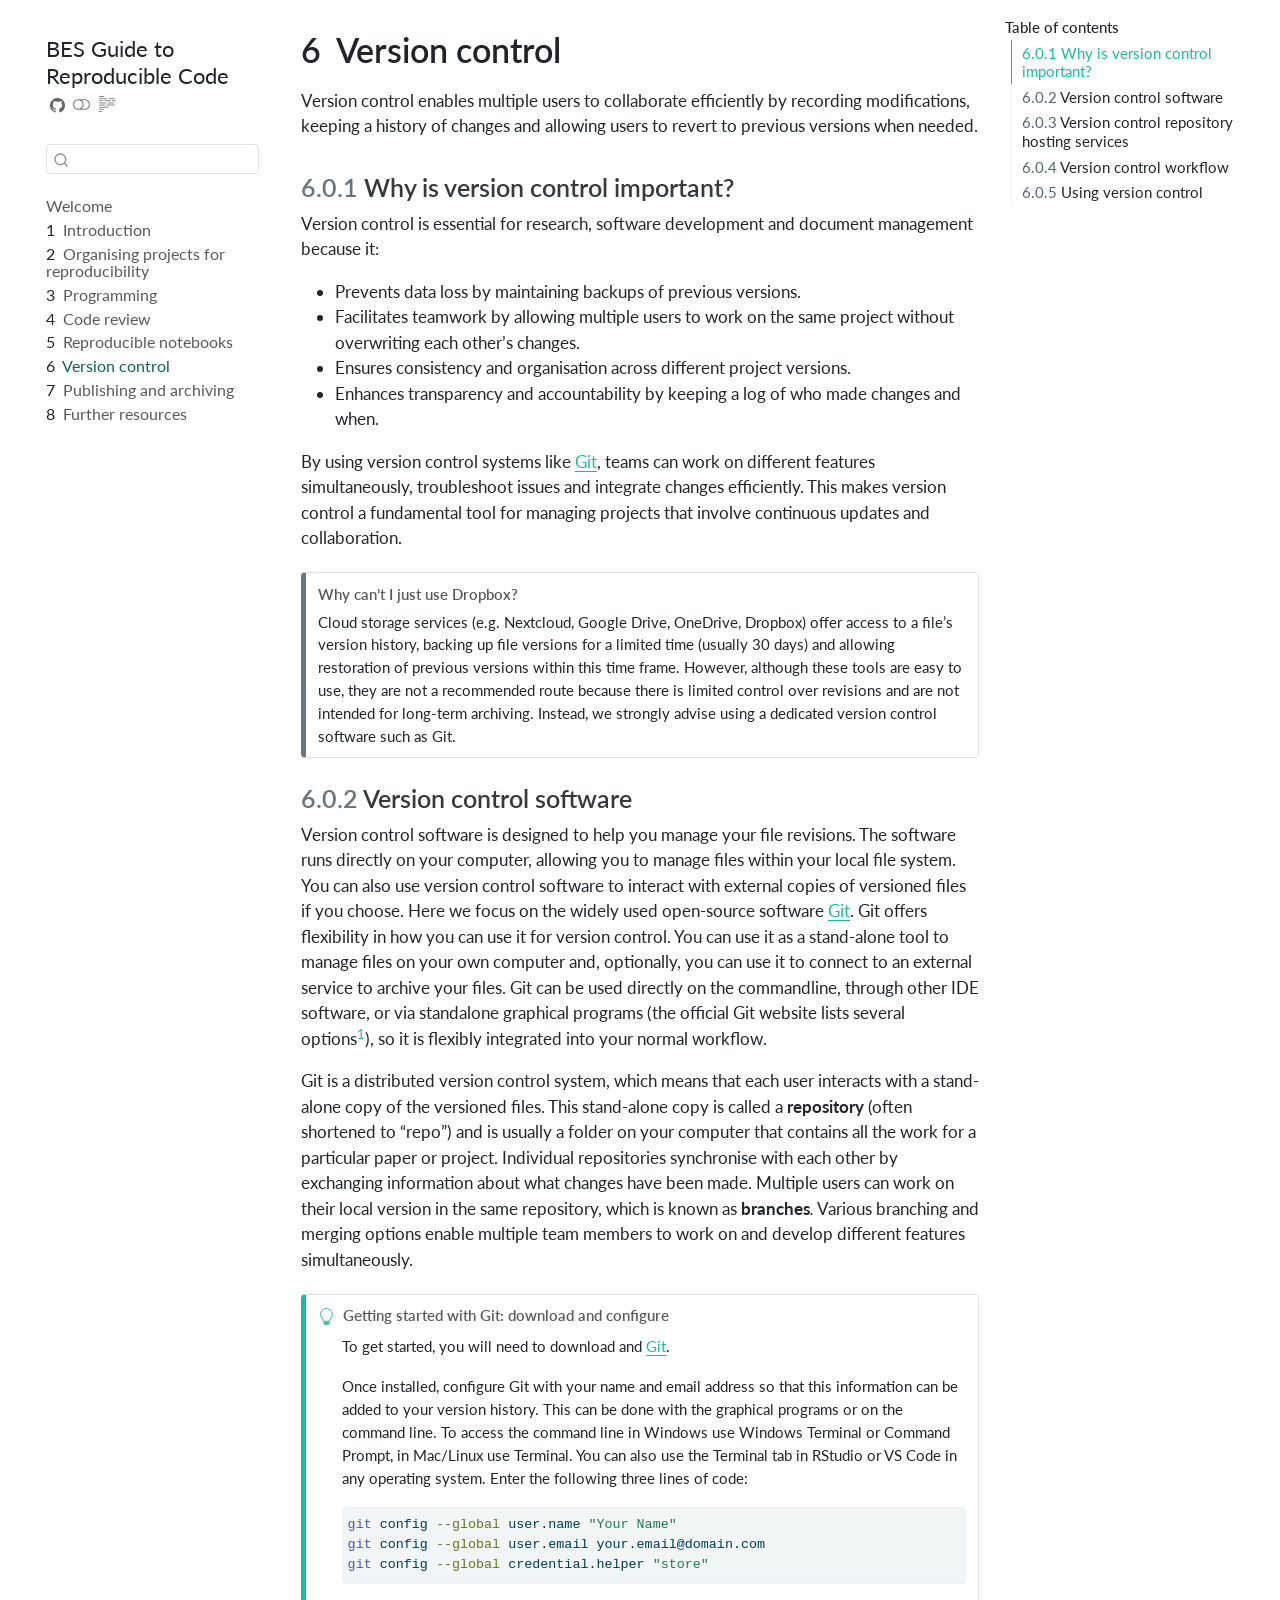
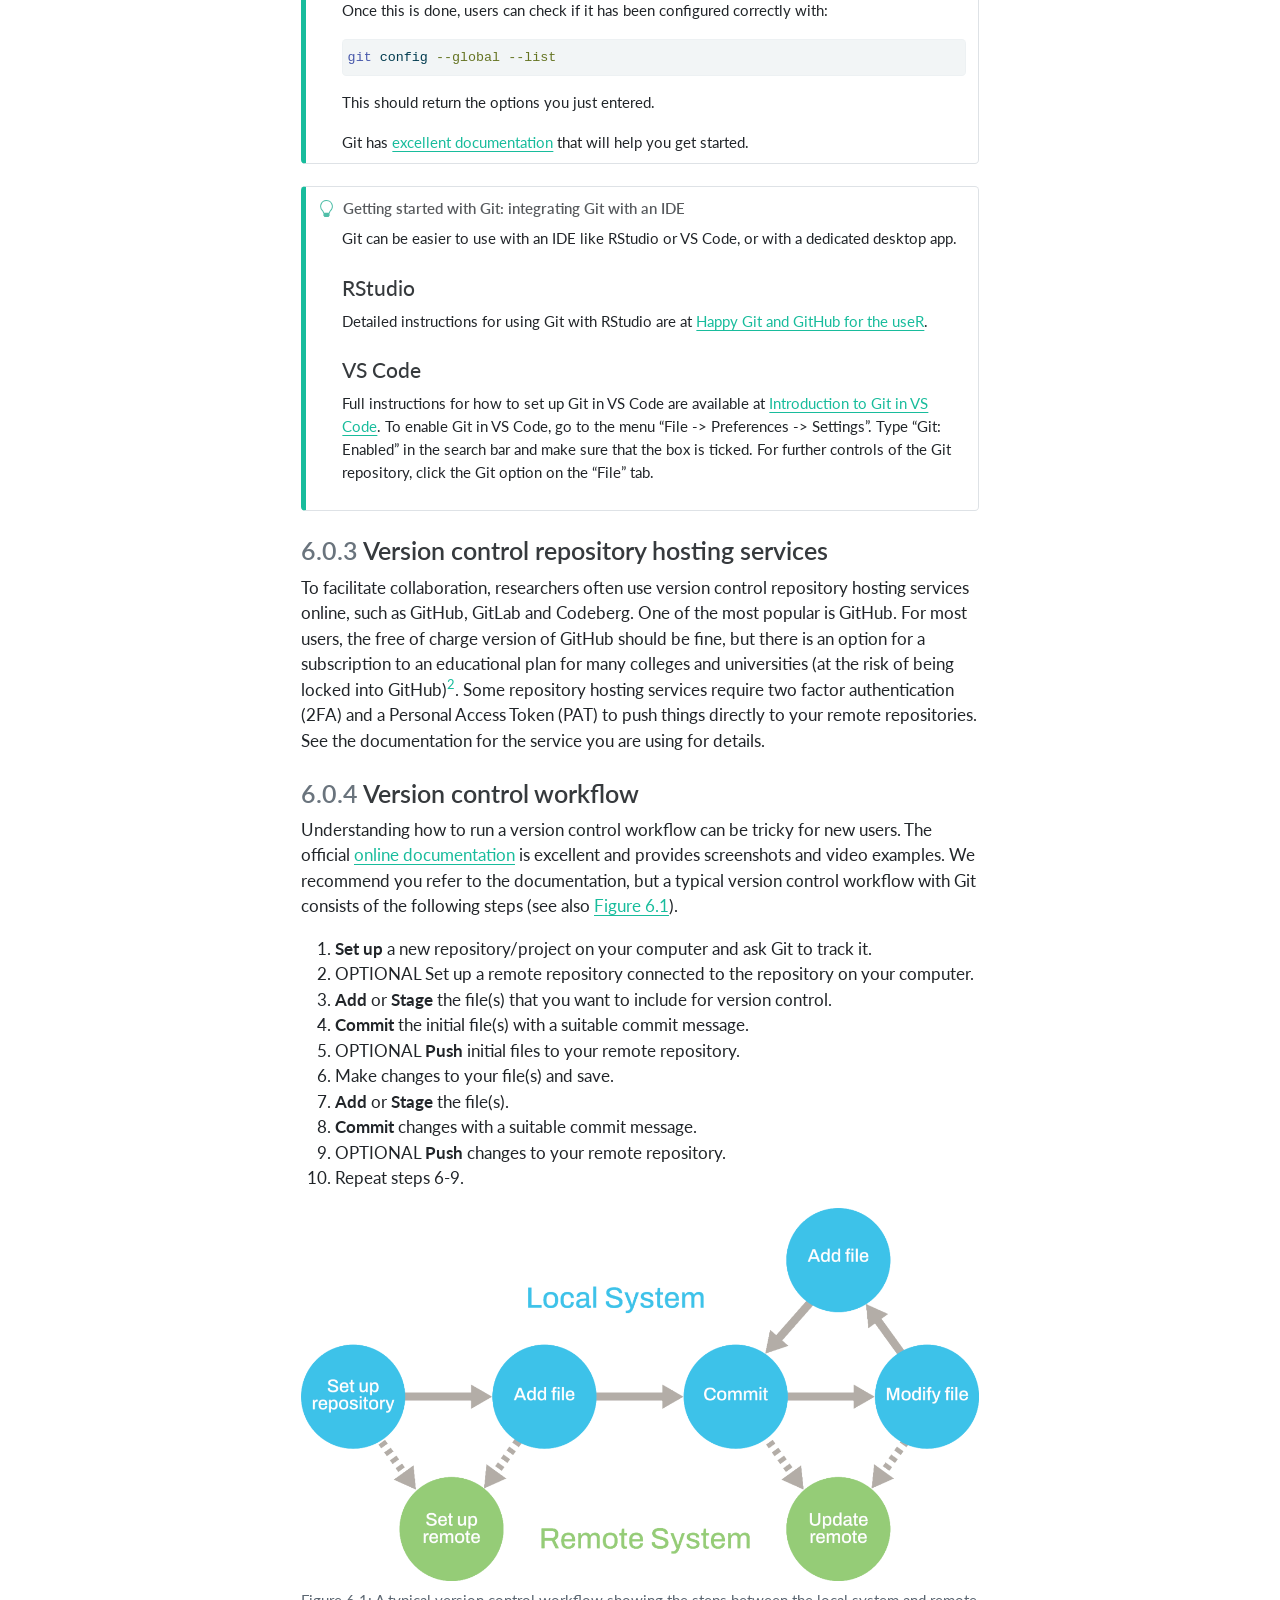
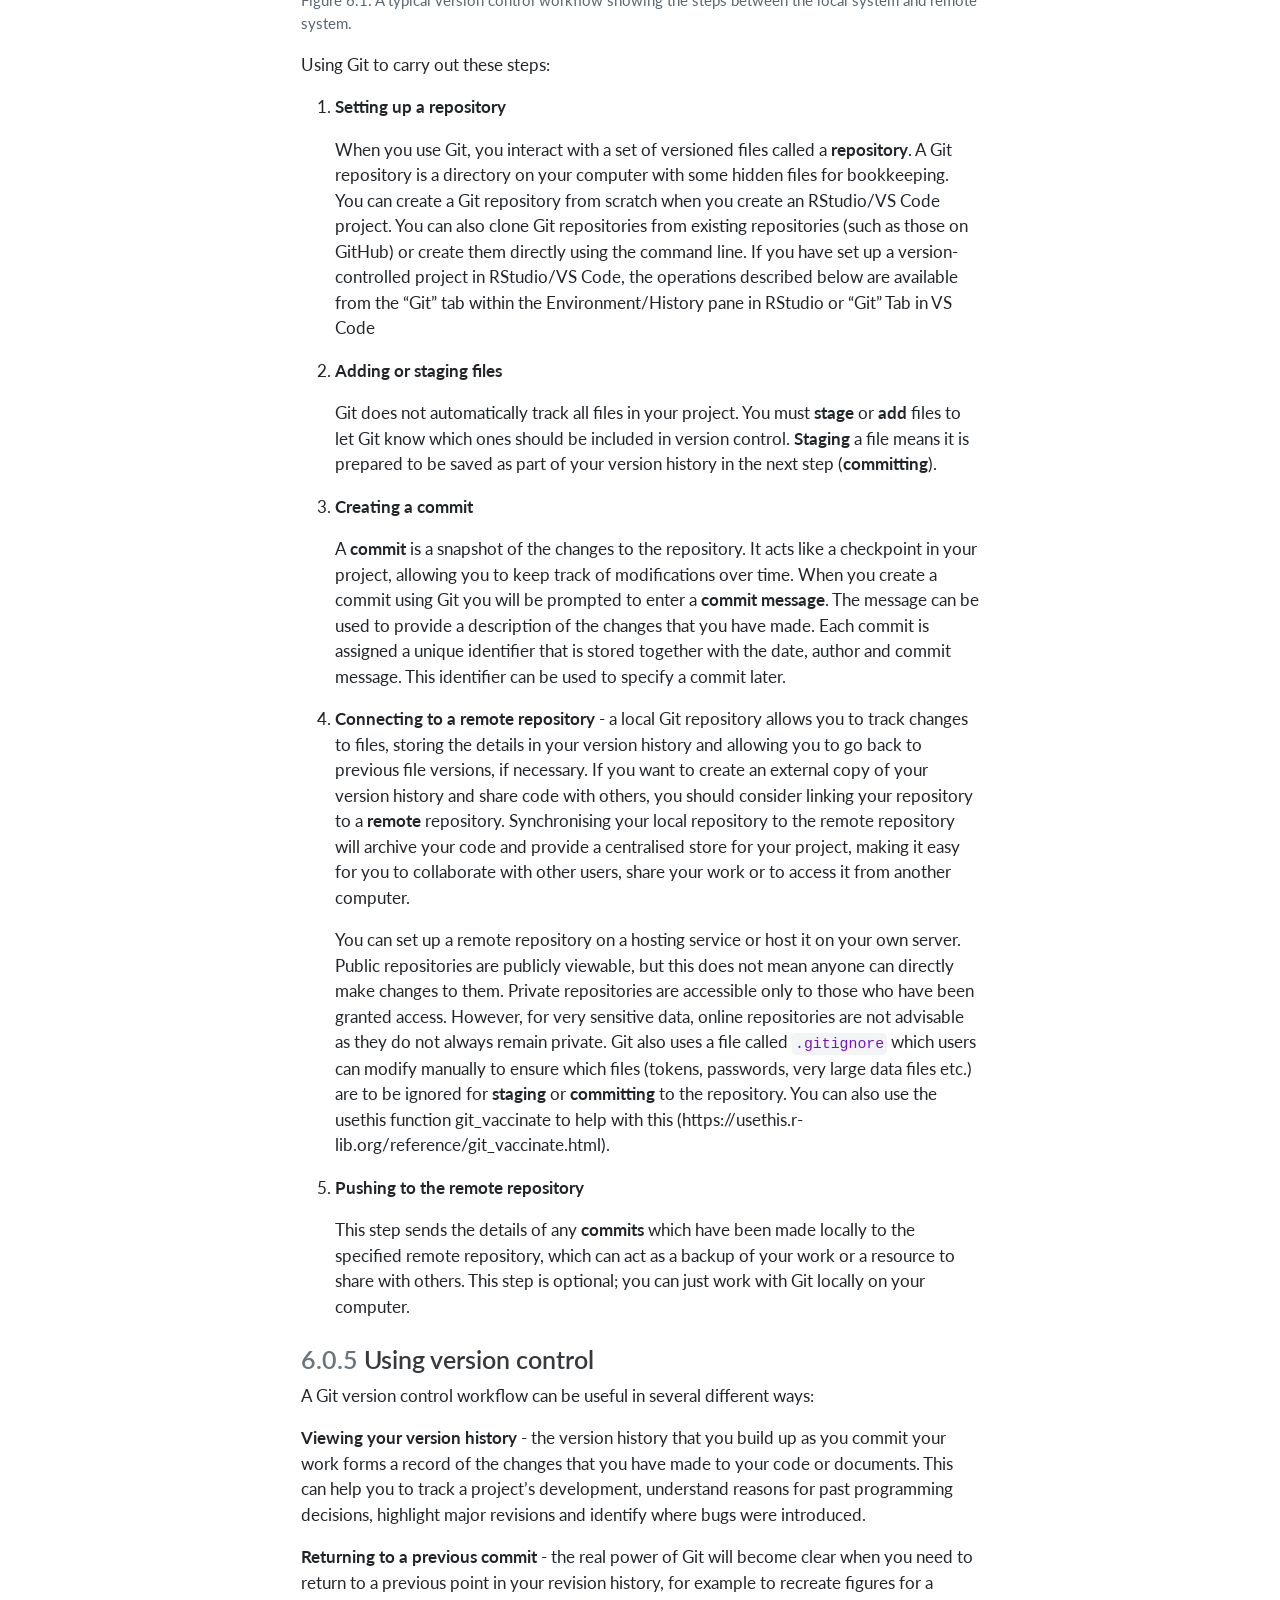
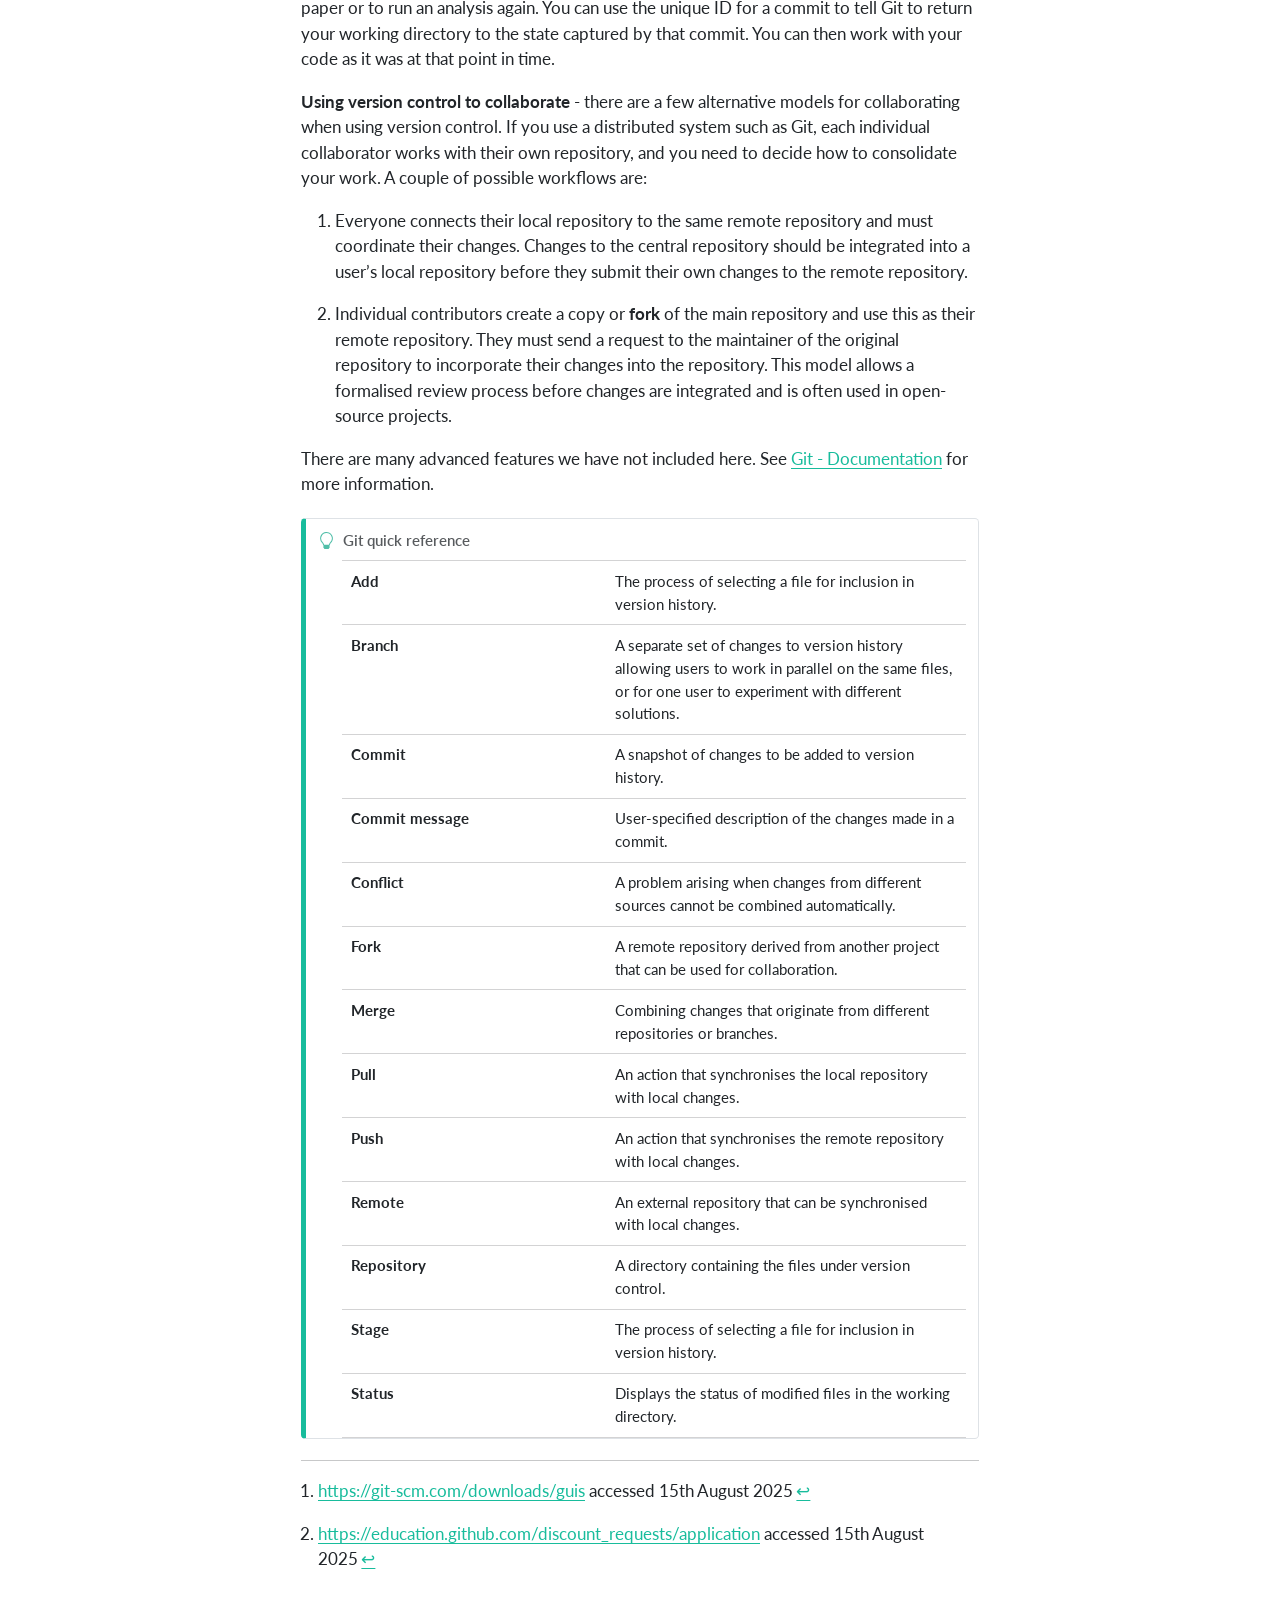
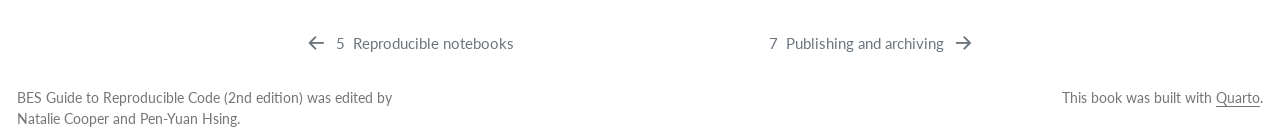
<file: version-control.html>
<!DOCTYPE html>
<html xmlns="http://www.w3.org/1999/xhtml" lang="en" xml:lang="en"><head>

<meta charset="utf-8">
<meta name="generator" content="quarto-1.8.27">

<meta name="viewport" content="width=device-width, initial-scale=1.0, user-scalable=yes">

<meta name="author" content="Natalie Cooper and Pen-Yuan Hsing">

<title>6&nbsp; Version control – BES Guide to Reproducible Code</title>
<style>
code{white-space: pre-wrap;}
span.smallcaps{font-variant: small-caps;}
div.columns{display: flex; gap: min(4vw, 1.5em);}
div.column{flex: auto; overflow-x: auto;}
div.hanging-indent{margin-left: 1.5em; text-indent: -1.5em;}
ul.task-list{list-style: none;}
ul.task-list li input[type="checkbox"] {
  width: 0.8em;
  margin: 0 0.8em 0.2em -1em; /* quarto-specific, see https://github.com/quarto-dev/quarto-cli/issues/4556 */ 
  vertical-align: middle;
}
/* CSS for syntax highlighting */
html { -webkit-text-size-adjust: 100%; }
pre > code.sourceCode { white-space: pre; position: relative; }
pre > code.sourceCode > span { display: inline-block; line-height: 1.25; }
pre > code.sourceCode > span:empty { height: 1.2em; }
.sourceCode { overflow: visible; }
code.sourceCode > span { color: inherit; text-decoration: inherit; }
div.sourceCode { margin: 1em 0; }
pre.sourceCode { margin: 0; }
@media screen {
div.sourceCode { overflow: auto; }
}
@media print {
pre > code.sourceCode { white-space: pre-wrap; }
pre > code.sourceCode > span { text-indent: -5em; padding-left: 5em; }
}
pre.numberSource code
  { counter-reset: source-line 0; }
pre.numberSource code > span
  { position: relative; left: -4em; counter-increment: source-line; }
pre.numberSource code > span > a:first-child::before
  { content: counter(source-line);
    position: relative; left: -1em; text-align: right; vertical-align: baseline;
    border: none; display: inline-block;
    -webkit-touch-callout: none; -webkit-user-select: none;
    -khtml-user-select: none; -moz-user-select: none;
    -ms-user-select: none; user-select: none;
    padding: 0 4px; width: 4em;
  }
pre.numberSource { margin-left: 3em;  padding-left: 4px; }
div.sourceCode
  {   }
@media screen {
pre > code.sourceCode > span > a:first-child::before { text-decoration: underline; }
}
</style>


<script src="site_libs/quarto-nav/quarto-nav.js"></script>
<script src="site_libs/quarto-nav/headroom.min.js"></script>
<script src="site_libs/clipboard/clipboard.min.js"></script>
<script src="site_libs/quarto-search/autocomplete.umd.js"></script>
<script src="site_libs/quarto-search/fuse.min.js"></script>
<script src="site_libs/quarto-search/quarto-search.js"></script>
<meta name="quarto:offset" content="./">
<link href="./publishing-and-archiving.html" rel="next">
<link href="./reproducible-notebooks.html" rel="prev">
<link href="./cover.jpg" rel="icon" type="image/jpeg">
<script src="site_libs/quarto-html/quarto.js" type="module"></script>
<script src="site_libs/quarto-html/tabsets/tabsets.js" type="module"></script>
<script src="site_libs/quarto-html/axe/axe-check.js" type="module"></script>
<script src="site_libs/quarto-html/popper.min.js"></script>
<script src="site_libs/quarto-html/tippy.umd.min.js"></script>
<script src="site_libs/quarto-html/anchor.min.js"></script>
<link href="site_libs/quarto-html/tippy.css" rel="stylesheet">
<link href="site_libs/quarto-html/quarto-syntax-highlighting-ed96de9b727972fe78a7b5d16c58bf87.css" rel="stylesheet" class="quarto-color-scheme" id="quarto-text-highlighting-styles">
<link href="site_libs/quarto-html/quarto-syntax-highlighting-dark-4d9afe2b8d18ee9fa5d0d57b5ed4214d.css" rel="stylesheet" class="quarto-color-scheme quarto-color-alternate" id="quarto-text-highlighting-styles">
<link href="site_libs/quarto-html/quarto-syntax-highlighting-ed96de9b727972fe78a7b5d16c58bf87.css" rel="stylesheet" class="quarto-color-scheme-extra" id="quarto-text-highlighting-styles">
<script src="site_libs/bootstrap/bootstrap.min.js"></script>
<link href="site_libs/bootstrap/bootstrap-icons.css" rel="stylesheet">
<link href="site_libs/bootstrap/bootstrap-4ff66e45b39d49436fe97d3fe27b9920.min.css" rel="stylesheet" append-hash="true" class="quarto-color-scheme" id="quarto-bootstrap" data-mode="light">
<link href="site_libs/bootstrap/bootstrap-dark-7e34ecb6a0e7991f0346b0751d4a7c3f.min.css" rel="stylesheet" append-hash="true" class="quarto-color-scheme quarto-color-alternate" id="quarto-bootstrap" data-mode="dark">
<link href="site_libs/bootstrap/bootstrap-4ff66e45b39d49436fe97d3fe27b9920.min.css" rel="stylesheet" append-hash="true" class="quarto-color-scheme-extra" id="quarto-bootstrap" data-mode="light">
<script id="quarto-search-options" type="application/json">{
  "location": "sidebar",
  "copy-button": false,
  "collapse-after": 3,
  "panel-placement": "start",
  "type": "textbox",
  "limit": 50,
  "keyboard-shortcut": [
    "f",
    "/",
    "s"
  ],
  "show-item-context": false,
  "language": {
    "search-no-results-text": "No results",
    "search-matching-documents-text": "matching documents",
    "search-copy-link-title": "Copy link to search",
    "search-hide-matches-text": "Hide additional matches",
    "search-more-match-text": "more match in this document",
    "search-more-matches-text": "more matches in this document",
    "search-clear-button-title": "Clear",
    "search-text-placeholder": "",
    "search-detached-cancel-button-title": "Cancel",
    "search-submit-button-title": "Submit",
    "search-label": "Search"
  }
}</script>


</head>

<body class="nav-sidebar floating quarto-light"><script id="quarto-html-before-body" type="application/javascript">
    const toggleBodyColorMode = (bsSheetEl) => {
      const mode = bsSheetEl.getAttribute("data-mode");
      const bodyEl = window.document.querySelector("body");
      if (mode === "dark") {
        bodyEl.classList.add("quarto-dark");
        bodyEl.classList.remove("quarto-light");
      } else {
        bodyEl.classList.add("quarto-light");
        bodyEl.classList.remove("quarto-dark");
      }
    }
    const toggleBodyColorPrimary = () => {
      const bsSheetEl = window.document.querySelector("link#quarto-bootstrap:not([rel=disabled-stylesheet])");
      if (bsSheetEl) {
        toggleBodyColorMode(bsSheetEl);
      }
    }
    const setColorSchemeToggle = (alternate) => {
      const toggles = window.document.querySelectorAll('.quarto-color-scheme-toggle');
      for (let i=0; i < toggles.length; i++) {
        const toggle = toggles[i];
        if (toggle) {
          if (alternate) {
            toggle.classList.add("alternate");
          } else {
            toggle.classList.remove("alternate");
          }
        }
      }
    };
    const toggleColorMode = (alternate) => {
      // Switch the stylesheets
      const primaryStylesheets = window.document.querySelectorAll('link.quarto-color-scheme:not(.quarto-color-alternate)');
      const alternateStylesheets = window.document.querySelectorAll('link.quarto-color-scheme.quarto-color-alternate');
      manageTransitions('#quarto-margin-sidebar .nav-link', false);
      if (alternate) {
        // note: dark is layered on light, we don't disable primary!
        enableStylesheet(alternateStylesheets);
        for (const sheetNode of alternateStylesheets) {
          if (sheetNode.id === "quarto-bootstrap") {
            toggleBodyColorMode(sheetNode);
          }
        }
      } else {
        disableStylesheet(alternateStylesheets);
        enableStylesheet(primaryStylesheets)
        toggleBodyColorPrimary();
      }
      manageTransitions('#quarto-margin-sidebar .nav-link', true);
      // Switch the toggles
      setColorSchemeToggle(alternate)
      // Hack to workaround the fact that safari doesn't
      // properly recolor the scrollbar when toggling (#1455)
      if (navigator.userAgent.indexOf('Safari') > 0 && navigator.userAgent.indexOf('Chrome') == -1) {
        manageTransitions("body", false);
        window.scrollTo(0, 1);
        setTimeout(() => {
          window.scrollTo(0, 0);
          manageTransitions("body", true);
        }, 40);
      }
    }
    const disableStylesheet = (stylesheets) => {
      for (let i=0; i < stylesheets.length; i++) {
        const stylesheet = stylesheets[i];
        stylesheet.rel = 'disabled-stylesheet';
      }
    }
    const enableStylesheet = (stylesheets) => {
      for (let i=0; i < stylesheets.length; i++) {
        const stylesheet = stylesheets[i];
        if(stylesheet.rel !== 'stylesheet') { // for Chrome, which will still FOUC without this check
          stylesheet.rel = 'stylesheet';
        }
      }
    }
    const manageTransitions = (selector, allowTransitions) => {
      const els = window.document.querySelectorAll(selector);
      for (let i=0; i < els.length; i++) {
        const el = els[i];
        if (allowTransitions) {
          el.classList.remove('notransition');
        } else {
          el.classList.add('notransition');
        }
      }
    }
    const isFileUrl = () => {
      return window.location.protocol === 'file:';
    }
    const hasAlternateSentinel = () => {
      let styleSentinel = getColorSchemeSentinel();
      if (styleSentinel !== null) {
        return styleSentinel === "alternate";
      } else {
        return false;
      }
    }
    const setStyleSentinel = (alternate) => {
      const value = alternate ? "alternate" : "default";
      if (!isFileUrl()) {
        window.localStorage.setItem("quarto-color-scheme", value);
      } else {
        localAlternateSentinel = value;
      }
    }
    const getColorSchemeSentinel = () => {
      if (!isFileUrl()) {
        const storageValue = window.localStorage.getItem("quarto-color-scheme");
        return storageValue != null ? storageValue : localAlternateSentinel;
      } else {
        return localAlternateSentinel;
      }
    }
    const toggleGiscusIfUsed = (isAlternate, darkModeDefault) => {
      const baseTheme = document.querySelector('#giscus-base-theme')?.value ?? 'light';
      const alternateTheme = document.querySelector('#giscus-alt-theme')?.value ?? 'dark';
      let newTheme = '';
      if(authorPrefersDark) {
        newTheme = isAlternate ? baseTheme : alternateTheme;
      } else {
        newTheme = isAlternate ? alternateTheme : baseTheme;
      }
      const changeGiscusTheme = () => {
        // From: https://github.com/giscus/giscus/issues/336
        const sendMessage = (message) => {
          const iframe = document.querySelector('iframe.giscus-frame');
          if (!iframe) return;
          iframe.contentWindow.postMessage({ giscus: message }, 'https://giscus.app');
        }
        sendMessage({
          setConfig: {
            theme: newTheme
          }
        });
      }
      const isGiscussLoaded = window.document.querySelector('iframe.giscus-frame') !== null;
      if (isGiscussLoaded) {
        changeGiscusTheme();
      }
    };
    const authorPrefersDark = false;
    const queryPrefersDark = window.matchMedia('(prefers-color-scheme: dark)');
    const darkModeDefault = queryPrefersDark.matches;
      document.querySelector('link#quarto-text-highlighting-styles.quarto-color-scheme-extra').rel = 'disabled-stylesheet';
      document.querySelector('link#quarto-bootstrap.quarto-color-scheme-extra').rel = 'disabled-stylesheet';
    let localAlternateSentinel = darkModeDefault ? 'alternate' : 'default';
    // Dark / light mode switch
    window.quartoToggleColorScheme = () => {
      // Read the current dark / light value
      let toAlternate = !hasAlternateSentinel();
      toggleColorMode(toAlternate);
      setStyleSentinel(toAlternate);
      toggleGiscusIfUsed(toAlternate, darkModeDefault);
      window.dispatchEvent(new Event('resize'));
    };
    queryPrefersDark.addEventListener("change", e => {
      if(window.localStorage.getItem("quarto-color-scheme") !== null)
        return;
      const alternate = e.matches
      toggleColorMode(alternate);
      localAlternateSentinel = e.matches ? 'alternate' : 'default'; // this is used alongside local storage!
      toggleGiscusIfUsed(alternate, darkModeDefault);
    });
    // Switch to dark mode if need be
    if (hasAlternateSentinel()) {
      toggleColorMode(true);
    } else {
      toggleColorMode(false);
    }
  </script>

<div id="quarto-search-results"></div>
  <header id="quarto-header" class="headroom fixed-top">
  <nav class="quarto-secondary-nav">
    <div class="container-fluid d-flex">
      <button type="button" class="quarto-btn-toggle btn" data-bs-toggle="collapse" role="button" data-bs-target=".quarto-sidebar-collapse-item" aria-controls="quarto-sidebar" aria-expanded="false" aria-label="Toggle sidebar navigation" onclick="if (window.quartoToggleHeadroom) { window.quartoToggleHeadroom(); }">
        <i class="bi bi-layout-text-sidebar-reverse"></i>
      </button>
        <nav class="quarto-page-breadcrumbs" aria-label="breadcrumb"><ol class="breadcrumb"><li class="breadcrumb-item"><a href="./version-control.html"><span class="chapter-number">6</span>&nbsp; <span class="chapter-title">Version control</span></a></li></ol></nav>
        <a class="flex-grow-1" role="navigation" data-bs-toggle="collapse" data-bs-target=".quarto-sidebar-collapse-item" aria-controls="quarto-sidebar" aria-expanded="false" aria-label="Toggle sidebar navigation" onclick="if (window.quartoToggleHeadroom) { window.quartoToggleHeadroom(); }">      
        </a>
      <button type="button" class="btn quarto-search-button" aria-label="Search" onclick="window.quartoOpenSearch();">
        <i class="bi bi-search"></i>
      </button>
    </div>
  </nav>
</header>
<!-- content -->
<div id="quarto-content" class="quarto-container page-columns page-rows-contents page-layout-article">
<!-- sidebar -->
  <nav id="quarto-sidebar" class="sidebar collapse collapse-horizontal quarto-sidebar-collapse-item sidebar-navigation floating overflow-auto">
    <div class="pt-lg-2 mt-2 text-left sidebar-header">
    <div class="sidebar-title mb-0 py-0">
      <a href="./">BES Guide to Reproducible Code</a> 
        <div class="sidebar-tools-main tools-wide">
    <a href="https://github.com/BES-Guide/reproducible-code" title="Source Code" class="quarto-navigation-tool px-1" aria-label="Source Code"><i class="bi bi-github"></i></a>
  <a href="" class="quarto-color-scheme-toggle quarto-navigation-tool  px-1" onclick="window.quartoToggleColorScheme(); return false;" title="Toggle dark mode"><i class="bi"></i></a>
  <a href="" class="quarto-reader-toggle quarto-navigation-tool px-1" onclick="window.quartoToggleReader(); return false;" title="Toggle reader mode">
  <div class="quarto-reader-toggle-btn">
  <i class="bi"></i>
  </div>
</a>
</div>
    </div>
      </div>
        <div class="mt-2 flex-shrink-0 align-items-center">
        <div class="sidebar-search">
        <div id="quarto-search" class="" title="Search"></div>
        </div>
        </div>
    <div class="sidebar-menu-container"> 
    <ul class="list-unstyled mt-1">
        <li class="sidebar-item">
  <div class="sidebar-item-container"> 
  <a href="./index.html" class="sidebar-item-text sidebar-link">
 <span class="menu-text">Welcome</span></a>
  </div>
</li>
        <li class="sidebar-item">
  <div class="sidebar-item-container"> 
  <a href="./intro.html" class="sidebar-item-text sidebar-link">
 <span class="menu-text"><span class="chapter-number">1</span>&nbsp; <span class="chapter-title">Introduction</span></span></a>
  </div>
</li>
        <li class="sidebar-item">
  <div class="sidebar-item-container"> 
  <a href="./organising-projects.html" class="sidebar-item-text sidebar-link">
 <span class="menu-text"><span class="chapter-number">2</span>&nbsp; <span class="chapter-title">Organising projects for reproducibility</span></span></a>
  </div>
</li>
        <li class="sidebar-item">
  <div class="sidebar-item-container"> 
  <a href="./programming.html" class="sidebar-item-text sidebar-link">
 <span class="menu-text"><span class="chapter-number">3</span>&nbsp; <span class="chapter-title">Programming</span></span></a>
  </div>
</li>
        <li class="sidebar-item">
  <div class="sidebar-item-container"> 
  <a href="./code-review.html" class="sidebar-item-text sidebar-link">
 <span class="menu-text"><span class="chapter-number">4</span>&nbsp; <span class="chapter-title">Code review</span></span></a>
  </div>
</li>
        <li class="sidebar-item">
  <div class="sidebar-item-container"> 
  <a href="./reproducible-notebooks.html" class="sidebar-item-text sidebar-link">
 <span class="menu-text"><span class="chapter-number">5</span>&nbsp; <span class="chapter-title">Reproducible notebooks</span></span></a>
  </div>
</li>
        <li class="sidebar-item">
  <div class="sidebar-item-container"> 
  <a href="./version-control.html" class="sidebar-item-text sidebar-link active">
 <span class="menu-text"><span class="chapter-number">6</span>&nbsp; <span class="chapter-title">Version control</span></span></a>
  </div>
</li>
        <li class="sidebar-item">
  <div class="sidebar-item-container"> 
  <a href="./publishing-and-archiving.html" class="sidebar-item-text sidebar-link">
 <span class="menu-text"><span class="chapter-number">7</span>&nbsp; <span class="chapter-title">Publishing and archiving</span></span></a>
  </div>
</li>
        <li class="sidebar-item">
  <div class="sidebar-item-container"> 
  <a href="./further-resources.html" class="sidebar-item-text sidebar-link">
 <span class="menu-text"><span class="chapter-number">8</span>&nbsp; <span class="chapter-title">Further resources</span></span></a>
  </div>
</li>
    </ul>
    </div>
</nav>
<div id="quarto-sidebar-glass" class="quarto-sidebar-collapse-item" data-bs-toggle="collapse" data-bs-target=".quarto-sidebar-collapse-item"></div>
<!-- margin-sidebar -->
    <div id="quarto-margin-sidebar" class="sidebar margin-sidebar">
        <nav id="TOC" role="doc-toc" class="toc-active">
    <h2 id="toc-title">Table of contents</h2>
   
  <ul>
  <li><a href="#why-is-version-control-important" id="toc-why-is-version-control-important" class="nav-link active" data-scroll-target="#why-is-version-control-important"><span class="header-section-number">6.0.1</span> Why is version control important?</a></li>
  <li><a href="#version-control-software" id="toc-version-control-software" class="nav-link" data-scroll-target="#version-control-software"><span class="header-section-number">6.0.2</span> Version control software</a></li>
  <li><a href="#version-control-repository-hosting-services" id="toc-version-control-repository-hosting-services" class="nav-link" data-scroll-target="#version-control-repository-hosting-services"><span class="header-section-number">6.0.3</span> Version control repository hosting services</a></li>
  <li><a href="#version-control-workflow" id="toc-version-control-workflow" class="nav-link" data-scroll-target="#version-control-workflow"><span class="header-section-number">6.0.4</span> Version control workflow</a></li>
  <li><a href="#using-version-control" id="toc-using-version-control" class="nav-link" data-scroll-target="#using-version-control"><span class="header-section-number">6.0.5</span> Using version control</a></li>
  </ul>
</nav>
    </div>
<!-- main -->
<main class="content" id="quarto-document-content">


<header id="title-block-header" class="quarto-title-block default">
<div class="quarto-title">
<h1 class="title"><span id="sec-version-control" class="quarto-section-identifier"><span class="chapter-number">6</span>&nbsp; <span class="chapter-title">Version control</span></span></h1>
</div>



<div class="quarto-title-meta">

    
  
    
  </div>
  


</header>


<p>Version control enables multiple users to collaborate efficiently by recording modifications, keeping a history of changes and allowing users to revert to previous versions when needed.</p>
<section id="why-is-version-control-important" class="level3" data-number="6.0.1">
<h3 data-number="6.0.1" class="anchored" data-anchor-id="why-is-version-control-important"><span class="header-section-number">6.0.1</span> Why is version control important?</h3>
<p>Version control is essential for research, software development and document management because it:</p>
<ul>
<li>Prevents data loss by maintaining backups of previous versions.</li>
<li>Facilitates teamwork by allowing multiple users to work on the same project without overwriting each other’s changes.</li>
<li>Ensures consistency and organisation across different project versions.</li>
<li>Enhances transparency and accountability by keeping a log of who made changes and when.</li>
</ul>
<p>By using version control systems like <a href="https://git-scm.com/doc">Git</a>, teams can work on different features simultaneously, troubleshoot issues and integrate changes efficiently. This makes version control a fundamental tool for managing projects that involve continuous updates and collaboration.</p>
<div class="callout callout-style-simple callout-none no-icon callout-titled">
<div class="callout-header d-flex align-content-center">
<div class="callout-icon-container">
<i class="callout-icon no-icon"></i>
</div>
<div class="callout-title-container flex-fill">
<span class="screen-reader-only">None</span>Why can’t I just use Dropbox?
</div>
</div>
<div class="callout-body-container callout-body">
<p>Cloud storage services (e.g.&nbsp;Nextcloud, Google Drive, OneDrive, Dropbox) offer access to a file’s version history, backing up file versions for a limited time (usually 30 days) and allowing restoration of previous versions within this time frame. However, although these tools are easy to use, they are not a recommended route because there is limited control over revisions and are not intended for long-term archiving. Instead, we strongly advise using a dedicated version control software such as Git.</p>
</div>
</div>
</section>
<section id="version-control-software" class="level3" data-number="6.0.2">
<h3 data-number="6.0.2" class="anchored" data-anchor-id="version-control-software"><span class="header-section-number">6.0.2</span> Version control software</h3>
<p>Version control software is designed to help you manage your file revisions. The software runs directly on your computer, allowing you to manage files within your local file system. You can also use version control software to interact with external copies of versioned files if you choose. Here we focus on the widely used open-source software <a href="https://git-scm.com/doc">Git</a>. Git offers flexibility in how you can use it for version control. You can use it as a stand-alone tool to manage files on your own computer and, optionally, you can use it to connect to an external service to archive your files. Git can be used directly on the commandline, through other IDE software, or via standalone graphical programs (the official Git website lists several options<a href="#fn1" class="footnote-ref" id="fnref1" role="doc-noteref"><sup>1</sup></a>), so it is flexibly integrated into your normal workflow.</p>
<p>Git is a distributed version control system, which means that each user interacts with a stand-alone copy of the versioned files. This stand-alone copy is called a <strong>repository</strong> (often shortened to “repo”) and is usually a folder on your computer that contains all the work for a particular paper or project. Individual repositories synchronise with each other by exchanging information about what changes have been made. Multiple users can work on their local version in the same repository, which is known as <strong>branches</strong><em>.</em> Various branching and merging options enable multiple team members to work on and develop different features simultaneously.</p>
<div class="callout callout-style-simple callout-tip callout-titled">
<div class="callout-header d-flex align-content-center">
<div class="callout-icon-container">
<i class="callout-icon"></i>
</div>
<div class="callout-title-container flex-fill">
<span class="screen-reader-only">Tip</span>Getting started with Git: download and configure
</div>
</div>
<div class="callout-body-container callout-body">
<p>To get started, you will need to download and <a href="https://git-scm.com/downloads">Git</a>.</p>
<p>Once installed, configure Git with your name and email address so that this information can be added to your version history. This can be done with the graphical programs or on the command line. To access the command line in Windows use Windows Terminal or Command Prompt, in Mac/Linux use Terminal. You can also use the Terminal tab in RStudio or VS Code in any operating system. Enter the following three lines of code:</p>
<div class="code-copy-outer-scaffold"><div class="sourceCode" id="cb1"><pre class="sourceCode bash code-with-copy"><code class="sourceCode bash"><span id="cb1-1"><a href="#cb1-1" aria-hidden="true" tabindex="-1"></a><span class="fu">git</span> config <span class="at">--global</span> user.name <span class="st">"Your Name"</span></span>
<span id="cb1-2"><a href="#cb1-2" aria-hidden="true" tabindex="-1"></a><span class="fu">git</span> config <span class="at">--global</span> user.email your.email@domain.com</span>
<span id="cb1-3"><a href="#cb1-3" aria-hidden="true" tabindex="-1"></a><span class="fu">git</span> config <span class="at">--global</span> credential.helper <span class="st">"store"</span></span></code></pre></div><button title="Copy to Clipboard" class="code-copy-button"><i class="bi"></i></button></div>
<p>Once this is done, users can check if it has been configured correctly with:</p>
<div class="code-copy-outer-scaffold"><div class="sourceCode" id="cb2"><pre class="sourceCode bash code-with-copy"><code class="sourceCode bash"><span id="cb2-1"><a href="#cb2-1" aria-hidden="true" tabindex="-1"></a><span class="fu">git</span> config <span class="at">--global</span> <span class="at">--list</span></span></code></pre></div><button title="Copy to Clipboard" class="code-copy-button"><i class="bi"></i></button></div>
<p>This should return the options you just entered.</p>
<p>Git has <a href="https://git-scm.com/doc">excellent documentation</a> that will help you get started.</p>
</div>
</div>
<div class="callout callout-style-simple callout-tip callout-titled">
<div class="callout-header d-flex align-content-center">
<div class="callout-icon-container">
<i class="callout-icon"></i>
</div>
<div class="callout-title-container flex-fill">
<span class="screen-reader-only">Tip</span>Getting started with Git: integrating Git with an IDE
</div>
</div>
<div class="callout-body-container callout-body">
<p>Git can be easier to use with an IDE like RStudio or VS Code, or with a dedicated desktop app.</p>
<section id="rstudio" class="level4">
<h4 class="anchored" data-anchor-id="rstudio">RStudio</h4>
<p>Detailed instructions for using Git with RStudio are at <a href="https://happygitwithr.com/">Happy Git and GitHub for the useR</a>.</p>
</section>
<section id="vs-code" class="level4">
<h4 class="anchored" data-anchor-id="vs-code">VS Code</h4>
<p>Full instructions for how to set up Git in VS Code are available at <a href="https://code.visualstudio.com/docs/sourcecontrol/intro-to-git">Introduction to Git in VS Code</a>. To enable Git in VS Code, go to the menu “File -&gt; Preferences -&gt; Settings”. Type “Git: Enabled” in the search bar and make sure that the box is ticked. For further controls of the Git repository, click the Git option on the “File” tab.</p>
</section>
</div>
</div>
</section>
<section id="version-control-repository-hosting-services" class="level3" data-number="6.0.3">
<h3 data-number="6.0.3" class="anchored" data-anchor-id="version-control-repository-hosting-services"><span class="header-section-number">6.0.3</span> Version control repository hosting services</h3>
<p>To facilitate collaboration, researchers often use version control repository hosting services online, such as GitHub, GitLab and Codeberg. One of the most popular is GitHub. For most users, the free of charge version of GitHub should be fine, but there is an option for a subscription to an educational plan for many colleges and universities (at the risk of being locked into GitHub)<a href="#fn2" class="footnote-ref" id="fnref2" role="doc-noteref"><sup>2</sup></a>. Some repository hosting services require two factor authentication (2FA) and a Personal Access Token (PAT) to push things directly to your remote repositories. See the documentation for the service you are using for details.</p>
</section>
<section id="version-control-workflow" class="level3" data-number="6.0.4">
<h3 data-number="6.0.4" class="anchored" data-anchor-id="version-control-workflow"><span class="header-section-number">6.0.4</span> Version control workflow</h3>
<p>Understanding how to run a version control workflow can be tricky for new users. The official <a href="https://git-scm.com/doc">online documentation</a> is excellent and provides screenshots and video examples. We recommend you refer to the documentation, but a typical version control workflow with Git consists of the following steps (see also <a href="#fig-3" class="quarto-xref">Figure&nbsp;<span>6.1</span></a>).</p>
<ol type="1">
<li><strong>Set up</strong> a new repository/project on your computer and ask Git to track it.</li>
<li>OPTIONAL Set up a remote repository connected to the repository on your computer.</li>
<li><strong>Add</strong> or <strong>Stage</strong> the file(s) that you want to include for version control.</li>
<li><strong>Commit</strong> the initial file(s) with a suitable commit message.</li>
<li>OPTIONAL <strong>Push</strong> initial files to your remote repository.</li>
<li>Make changes to your file(s) and save.</li>
<li><strong>Add</strong> or <strong>Stage</strong> the file(s).</li>
<li><strong>Commit</strong> changes with a suitable commit message.</li>
<li>OPTIONAL <strong>Push</strong> changes to your remote repository.</li>
<li>Repeat steps 6-9.</li>
</ol>
<div id="fig-3" class="quarto-float quarto-figure quarto-figure-center anchored">
<figure class="quarto-float quarto-float-fig figure">
<div aria-describedby="fig-3-caption-0ceaefa1-69ba-4598-a22c-09a6ac19f8ca">
<img src="version-control.png" class="img-fluid figure-img">
</div>
<figcaption class="quarto-float-caption-bottom quarto-float-caption quarto-float-fig" id="fig-3-caption-0ceaefa1-69ba-4598-a22c-09a6ac19f8ca">
Figure&nbsp;6.1: A typical version control workflow showing the steps between the local system and remote system.
</figcaption>
</figure>
</div>
<p>Using Git to carry out these steps:</p>
<ol type="1">
<li><p><strong>Setting up a repository</strong></p>
<p>When you use Git, you interact with a set of versioned files called a <strong>repository</strong>. A Git repository is a directory on your computer with some hidden files for bookkeeping. You can create a Git repository from scratch when you create an RStudio/VS Code project. You can also clone Git repositories from existing repositories (such as those on GitHub) or create them directly using the command line. If you have set up a version-controlled project in RStudio/VS Code, the operations described below are available from the “Git” tab within the Environment/History pane in RStudio or “Git” Tab in VS Code</p></li>
<li><p><strong>Adding or staging files</strong></p>
<p>Git does not automatically track all files in your project. You must <strong>stage</strong> or <strong>add</strong> files to let Git know which ones should be included in version control. <strong>Staging</strong> a file means it is prepared to be saved as part of your version history in the next step (<strong>committing</strong>).</p></li>
<li><p><strong>Creating a commit</strong></p>
<p>A <strong>commit</strong> is a snapshot of the changes to the repository. It acts like a checkpoint in your project, allowing you to keep track of modifications over time. When you create a commit using Git you will be prompted to enter a <strong>commit message</strong>. The message can be used to provide a description of the changes that you have made. Each commit is assigned a unique identifier that is stored together with the date, author and commit message. This identifier can be used to specify a commit later.</p></li>
<li><p><strong>Connecting to a remote repository</strong> - a local Git repository allows you to track changes to files, storing the details in your version history and allowing you to go back to previous file versions, if necessary. If you want to create an external copy of your version history and share code with others, you should consider linking your repository to a <strong>remote</strong> repository. Synchronising your local repository to the remote repository will archive your code and provide a centralised store for your project, making it easy for you to collaborate with other users, share your work or to access it from another computer.</p>
<p>You can set up a remote repository on a hosting service or host it on your own server. Public repositories are publicly viewable, but this does not mean anyone can directly make changes to them. Private repositories are accessible only to those who have been granted access. However, for very sensitive data, online repositories are not advisable as they do not always remain private. Git also uses a file called <code>.gitignore</code> which users can modify manually to ensure which files (tokens, passwords, very large data files etc.) are to be ignored for <strong>staging</strong> or <strong>committing</strong> to the repository. You can also use the usethis function git_vaccinate to help with this (https://usethis.r-lib.org/reference/git_vaccinate.html).</p></li>
<li><p><strong>Pushing to the remote repository</strong></p>
<p>This step sends the details of any <strong>commits</strong> which have been made locally to the specified remote repository, which can act as a backup of your work or a resource to share with others. This step is optional; you can just work with Git locally on your computer.</p></li>
</ol>
</section>
<section id="using-version-control" class="level3" data-number="6.0.5">
<h3 data-number="6.0.5" class="anchored" data-anchor-id="using-version-control"><span class="header-section-number">6.0.5</span> Using version control</h3>
<p>A Git version control workflow can be useful in several different ways:</p>
<p><strong>Viewing your version history</strong> - the version history that you build up as you commit your work forms a record of the changes that you have made to your code or documents. This can help you to track a project’s development, understand reasons for past programming decisions, highlight major revisions and identify where bugs were introduced.</p>
<p><strong>Returning to a previous commit</strong> - the real power of Git will become clear when you need to return to a previous point in your revision history, for example to recreate figures for a paper or to run an analysis again. You can use the unique ID for a commit to tell Git to return your working directory to the state captured by that commit. You can then work with your code as it was at that point in time.</p>
<p><strong>Using version control to collaborate</strong> - there are a few alternative models for collaborating when using version control. If you use a distributed system such as Git, each individual collaborator works with their own repository, and you need to decide how to consolidate your work. A couple of possible workflows are:</p>
<ol type="1">
<li><p>Everyone connects their local repository to the same remote repository and must coordinate their changes. Changes to the central repository should be integrated into a user’s local repository before they submit their own changes to the remote repository.</p></li>
<li><p>Individual contributors create a copy or <strong>fork</strong> of the main repository and use this as their remote repository. They must send a request to the maintainer of the original repository to incorporate their changes into the repository. This model allows a formalised review process before changes are integrated and is often used in open-source projects.</p></li>
</ol>
<p>There are many advanced features we have not included here. See <a href="https://git-scm.com/doc">Git - Documentation</a> for more information.</p>
<div class="callout callout-style-simple callout-tip callout-titled">
<div class="callout-header d-flex align-content-center">
<div class="callout-icon-container">
<i class="callout-icon"></i>
</div>
<div class="callout-title-container flex-fill">
<span class="screen-reader-only">Tip</span>Git quick reference
</div>
</div>
<div class="callout-body-container callout-body">
<table class="caption-top table">
<colgroup>
<col style="width: 42%">
<col style="width: 57%">
</colgroup>
<tbody>
<tr class="odd">
<td style="text-align: left;"><strong>Add</strong></td>
<td style="text-align: left;">The process of selecting a file for inclusion in version history.</td>
</tr>
<tr class="even">
<td style="text-align: left;"><strong>Branch</strong></td>
<td style="text-align: left;">A separate set of changes to version history allowing users to work in parallel on the same files, or for one user to experiment with different solutions.</td>
</tr>
<tr class="odd">
<td style="text-align: left;"><strong>Commit</strong></td>
<td style="text-align: left;">A snapshot of changes to be added to version history.</td>
</tr>
<tr class="even">
<td style="text-align: left;"><strong>Commit message</strong></td>
<td style="text-align: left;">User-specified description of the changes made in a commit.</td>
</tr>
<tr class="odd">
<td style="text-align: left;"><strong>Conflict</strong></td>
<td style="text-align: left;">A problem arising when changes from different sources cannot be combined automatically.</td>
</tr>
<tr class="even">
<td style="text-align: left;"><strong>Fork</strong></td>
<td style="text-align: left;">A remote repository derived from another project that can be used for collaboration.</td>
</tr>
<tr class="odd">
<td style="text-align: left;"><strong>Merge</strong></td>
<td style="text-align: left;">Combining changes that originate from different repositories or branches.</td>
</tr>
<tr class="even">
<td style="text-align: left;"><strong>Pull</strong></td>
<td style="text-align: left;">An action that synchronises the local repository with local changes.</td>
</tr>
<tr class="odd">
<td style="text-align: left;"><strong>Push</strong></td>
<td style="text-align: left;">An action that synchronises the remote repository with local changes.</td>
</tr>
<tr class="even">
<td style="text-align: left;"><strong>Remote</strong></td>
<td style="text-align: left;">An external repository that can be synchronised with local changes.</td>
</tr>
<tr class="odd">
<td style="text-align: left;"><strong>Repository</strong></td>
<td style="text-align: left;">A directory containing the files under version control.</td>
</tr>
<tr class="even">
<td style="text-align: left;"><strong>Stage</strong></td>
<td style="text-align: left;">The process of selecting a file for inclusion in version history.</td>
</tr>
<tr class="odd">
<td style="text-align: left;"><strong>Status</strong></td>
<td style="text-align: left;">Displays the status of modified files in the working directory.</td>
</tr>
</tbody>
</table>
</div>
</div>


</section>
<section id="footnotes" class="footnotes footnotes-end-of-document" role="doc-endnotes">
<hr>
<ol>
<li id="fn1"><p><a href="https://git-scm.com/downloads/guis">https://git-scm.com/downloads/guis</a> accessed 15th August 2025<a href="#fnref1" class="footnote-back" role="doc-backlink">↩︎</a></p></li>
<li id="fn2"><p><a href="https://education.github.com/discount_requests/application">https://education.github.com/discount_requests/application</a> accessed 15th August 2025<a href="#fnref2" class="footnote-back" role="doc-backlink">↩︎</a></p></li>
</ol>
</section>

</main> <!-- /main -->
<script id="quarto-html-after-body" type="application/javascript">
  window.document.addEventListener("DOMContentLoaded", function (event) {
    // Ensure there is a toggle, if there isn't float one in the top right
    if (window.document.querySelector('.quarto-color-scheme-toggle') === null) {
      const a = window.document.createElement('a');
      a.classList.add('top-right');
      a.classList.add('quarto-color-scheme-toggle');
      a.href = "";
      a.onclick = function() { try { window.quartoToggleColorScheme(); } catch {} return false; };
      const i = window.document.createElement("i");
      i.classList.add('bi');
      a.appendChild(i);
      window.document.body.appendChild(a);
    }
    setColorSchemeToggle(hasAlternateSentinel())
    const icon = "";
    const anchorJS = new window.AnchorJS();
    anchorJS.options = {
      placement: 'right',
      icon: icon
    };
    anchorJS.add('.anchored');
    const isCodeAnnotation = (el) => {
      for (const clz of el.classList) {
        if (clz.startsWith('code-annotation-')) {                     
          return true;
        }
      }
      return false;
    }
    const onCopySuccess = function(e) {
      // button target
      const button = e.trigger;
      // don't keep focus
      button.blur();
      // flash "checked"
      button.classList.add('code-copy-button-checked');
      var currentTitle = button.getAttribute("title");
      button.setAttribute("title", "Copied!");
      let tooltip;
      if (window.bootstrap) {
        button.setAttribute("data-bs-toggle", "tooltip");
        button.setAttribute("data-bs-placement", "left");
        button.setAttribute("data-bs-title", "Copied!");
        tooltip = new bootstrap.Tooltip(button, 
          { trigger: "manual", 
            customClass: "code-copy-button-tooltip",
            offset: [0, -8]});
        tooltip.show();    
      }
      setTimeout(function() {
        if (tooltip) {
          tooltip.hide();
          button.removeAttribute("data-bs-title");
          button.removeAttribute("data-bs-toggle");
          button.removeAttribute("data-bs-placement");
        }
        button.setAttribute("title", currentTitle);
        button.classList.remove('code-copy-button-checked');
      }, 1000);
      // clear code selection
      e.clearSelection();
    }
    const getTextToCopy = function(trigger) {
      const outerScaffold = trigger.parentElement.cloneNode(true);
      const codeEl = outerScaffold.querySelector('code');
      for (const childEl of codeEl.children) {
        if (isCodeAnnotation(childEl)) {
          childEl.remove();
        }
      }
      return codeEl.innerText;
    }
    const clipboard = new window.ClipboardJS('.code-copy-button:not([data-in-quarto-modal])', {
      text: getTextToCopy
    });
    clipboard.on('success', onCopySuccess);
    if (window.document.getElementById('quarto-embedded-source-code-modal')) {
      const clipboardModal = new window.ClipboardJS('.code-copy-button[data-in-quarto-modal]', {
        text: getTextToCopy,
        container: window.document.getElementById('quarto-embedded-source-code-modal')
      });
      clipboardModal.on('success', onCopySuccess);
    }
      var localhostRegex = new RegExp(/^(?:http|https):\/\/localhost\:?[0-9]*\//);
      var mailtoRegex = new RegExp(/^mailto:/);
        var filterRegex = new RegExp("https:\/\/bes-guide\.github\.io\/reproducible-code\/");
      var isInternal = (href) => {
          return filterRegex.test(href) || localhostRegex.test(href) || mailtoRegex.test(href);
      }
      // Inspect non-navigation links and adorn them if external
     var links = window.document.querySelectorAll('a[href]:not(.nav-link):not(.navbar-brand):not(.toc-action):not(.sidebar-link):not(.sidebar-item-toggle):not(.pagination-link):not(.no-external):not([aria-hidden]):not(.dropdown-item):not(.quarto-navigation-tool):not(.about-link)');
      for (var i=0; i<links.length; i++) {
        const link = links[i];
        if (!isInternal(link.href)) {
          // undo the damage that might have been done by quarto-nav.js in the case of
          // links that we want to consider external
          if (link.dataset.originalHref !== undefined) {
            link.href = link.dataset.originalHref;
          }
        }
      }
    function tippyHover(el, contentFn, onTriggerFn, onUntriggerFn) {
      const config = {
        allowHTML: true,
        maxWidth: 500,
        delay: 100,
        arrow: false,
        appendTo: function(el) {
            return el.parentElement;
        },
        interactive: true,
        interactiveBorder: 10,
        theme: 'quarto',
        placement: 'bottom-start',
      };
      if (contentFn) {
        config.content = contentFn;
      }
      if (onTriggerFn) {
        config.onTrigger = onTriggerFn;
      }
      if (onUntriggerFn) {
        config.onUntrigger = onUntriggerFn;
      }
      window.tippy(el, config); 
    }
    const noterefs = window.document.querySelectorAll('a[role="doc-noteref"]');
    for (var i=0; i<noterefs.length; i++) {
      const ref = noterefs[i];
      tippyHover(ref, function() {
        // use id or data attribute instead here
        let href = ref.getAttribute('data-footnote-href') || ref.getAttribute('href');
        try { href = new URL(href).hash; } catch {}
        const id = href.replace(/^#\/?/, "");
        const note = window.document.getElementById(id);
        if (note) {
          return note.innerHTML;
        } else {
          return "";
        }
      });
    }
    const xrefs = window.document.querySelectorAll('a.quarto-xref');
    const processXRef = (id, note) => {
      // Strip column container classes
      const stripColumnClz = (el) => {
        el.classList.remove("page-full", "page-columns");
        if (el.children) {
          for (const child of el.children) {
            stripColumnClz(child);
          }
        }
      }
      stripColumnClz(note)
      if (id === null || id.startsWith('sec-')) {
        // Special case sections, only their first couple elements
        const container = document.createElement("div");
        if (note.children && note.children.length > 2) {
          container.appendChild(note.children[0].cloneNode(true));
          for (let i = 1; i < note.children.length; i++) {
            const child = note.children[i];
            if (child.tagName === "P" && child.innerText === "") {
              continue;
            } else {
              container.appendChild(child.cloneNode(true));
              break;
            }
          }
          if (window.Quarto?.typesetMath) {
            window.Quarto.typesetMath(container);
          }
          return container.innerHTML
        } else {
          if (window.Quarto?.typesetMath) {
            window.Quarto.typesetMath(note);
          }
          return note.innerHTML;
        }
      } else {
        // Remove any anchor links if they are present
        const anchorLink = note.querySelector('a.anchorjs-link');
        if (anchorLink) {
          anchorLink.remove();
        }
        if (window.Quarto?.typesetMath) {
          window.Quarto.typesetMath(note);
        }
        if (note.classList.contains("callout")) {
          return note.outerHTML;
        } else {
          return note.innerHTML;
        }
      }
    }
    for (var i=0; i<xrefs.length; i++) {
      const xref = xrefs[i];
      tippyHover(xref, undefined, function(instance) {
        instance.disable();
        let url = xref.getAttribute('href');
        let hash = undefined; 
        if (url.startsWith('#')) {
          hash = url;
        } else {
          try { hash = new URL(url).hash; } catch {}
        }
        if (hash) {
          const id = hash.replace(/^#\/?/, "");
          const note = window.document.getElementById(id);
          if (note !== null) {
            try {
              const html = processXRef(id, note.cloneNode(true));
              instance.setContent(html);
            } finally {
              instance.enable();
              instance.show();
            }
          } else {
            // See if we can fetch this
            fetch(url.split('#')[0])
            .then(res => res.text())
            .then(html => {
              const parser = new DOMParser();
              const htmlDoc = parser.parseFromString(html, "text/html");
              const note = htmlDoc.getElementById(id);
              if (note !== null) {
                const html = processXRef(id, note);
                instance.setContent(html);
              } 
            }).finally(() => {
              instance.enable();
              instance.show();
            });
          }
        } else {
          // See if we can fetch a full url (with no hash to target)
          // This is a special case and we should probably do some content thinning / targeting
          fetch(url)
          .then(res => res.text())
          .then(html => {
            const parser = new DOMParser();
            const htmlDoc = parser.parseFromString(html, "text/html");
            const note = htmlDoc.querySelector('main.content');
            if (note !== null) {
              // This should only happen for chapter cross references
              // (since there is no id in the URL)
              // remove the first header
              if (note.children.length > 0 && note.children[0].tagName === "HEADER") {
                note.children[0].remove();
              }
              const html = processXRef(null, note);
              instance.setContent(html);
            } 
          }).finally(() => {
            instance.enable();
            instance.show();
          });
        }
      }, function(instance) {
      });
    }
        let selectedAnnoteEl;
        const selectorForAnnotation = ( cell, annotation) => {
          let cellAttr = 'data-code-cell="' + cell + '"';
          let lineAttr = 'data-code-annotation="' +  annotation + '"';
          const selector = 'span[' + cellAttr + '][' + lineAttr + ']';
          return selector;
        }
        const selectCodeLines = (annoteEl) => {
          const doc = window.document;
          const targetCell = annoteEl.getAttribute("data-target-cell");
          const targetAnnotation = annoteEl.getAttribute("data-target-annotation");
          const annoteSpan = window.document.querySelector(selectorForAnnotation(targetCell, targetAnnotation));
          const lines = annoteSpan.getAttribute("data-code-lines").split(",");
          const lineIds = lines.map((line) => {
            return targetCell + "-" + line;
          })
          let top = null;
          let height = null;
          let parent = null;
          if (lineIds.length > 0) {
              //compute the position of the single el (top and bottom and make a div)
              const el = window.document.getElementById(lineIds[0]);
              top = el.offsetTop;
              height = el.offsetHeight;
              parent = el.parentElement.parentElement;
            if (lineIds.length > 1) {
              const lastEl = window.document.getElementById(lineIds[lineIds.length - 1]);
              const bottom = lastEl.offsetTop + lastEl.offsetHeight;
              height = bottom - top;
            }
            if (top !== null && height !== null && parent !== null) {
              // cook up a div (if necessary) and position it 
              let div = window.document.getElementById("code-annotation-line-highlight");
              if (div === null) {
                div = window.document.createElement("div");
                div.setAttribute("id", "code-annotation-line-highlight");
                div.style.position = 'absolute';
                parent.appendChild(div);
              }
              div.style.top = top - 2 + "px";
              div.style.height = height + 4 + "px";
              div.style.left = 0;
              let gutterDiv = window.document.getElementById("code-annotation-line-highlight-gutter");
              if (gutterDiv === null) {
                gutterDiv = window.document.createElement("div");
                gutterDiv.setAttribute("id", "code-annotation-line-highlight-gutter");
                gutterDiv.style.position = 'absolute';
                const codeCell = window.document.getElementById(targetCell);
                const gutter = codeCell.querySelector('.code-annotation-gutter');
                gutter.appendChild(gutterDiv);
              }
              gutterDiv.style.top = top - 2 + "px";
              gutterDiv.style.height = height + 4 + "px";
            }
            selectedAnnoteEl = annoteEl;
          }
        };
        const unselectCodeLines = () => {
          const elementsIds = ["code-annotation-line-highlight", "code-annotation-line-highlight-gutter"];
          elementsIds.forEach((elId) => {
            const div = window.document.getElementById(elId);
            if (div) {
              div.remove();
            }
          });
          selectedAnnoteEl = undefined;
        };
          // Handle positioning of the toggle
      window.addEventListener(
        "resize",
        throttle(() => {
          elRect = undefined;
          if (selectedAnnoteEl) {
            selectCodeLines(selectedAnnoteEl);
          }
        }, 10)
      );
      function throttle(fn, ms) {
      let throttle = false;
      let timer;
        return (...args) => {
          if(!throttle) { // first call gets through
              fn.apply(this, args);
              throttle = true;
          } else { // all the others get throttled
              if(timer) clearTimeout(timer); // cancel #2
              timer = setTimeout(() => {
                fn.apply(this, args);
                timer = throttle = false;
              }, ms);
          }
        };
      }
        // Attach click handler to the DT
        const annoteDls = window.document.querySelectorAll('dt[data-target-cell]');
        for (const annoteDlNode of annoteDls) {
          annoteDlNode.addEventListener('click', (event) => {
            const clickedEl = event.target;
            if (clickedEl !== selectedAnnoteEl) {
              unselectCodeLines();
              const activeEl = window.document.querySelector('dt[data-target-cell].code-annotation-active');
              if (activeEl) {
                activeEl.classList.remove('code-annotation-active');
              }
              selectCodeLines(clickedEl);
              clickedEl.classList.add('code-annotation-active');
            } else {
              // Unselect the line
              unselectCodeLines();
              clickedEl.classList.remove('code-annotation-active');
            }
          });
        }
    const findCites = (el) => {
      const parentEl = el.parentElement;
      if (parentEl) {
        const cites = parentEl.dataset.cites;
        if (cites) {
          return {
            el,
            cites: cites.split(' ')
          };
        } else {
          return findCites(el.parentElement)
        }
      } else {
        return undefined;
      }
    };
    var bibliorefs = window.document.querySelectorAll('a[role="doc-biblioref"]');
    for (var i=0; i<bibliorefs.length; i++) {
      const ref = bibliorefs[i];
      const citeInfo = findCites(ref);
      if (citeInfo) {
        tippyHover(citeInfo.el, function() {
          var popup = window.document.createElement('div');
          citeInfo.cites.forEach(function(cite) {
            var citeDiv = window.document.createElement('div');
            citeDiv.classList.add('hanging-indent');
            citeDiv.classList.add('csl-entry');
            var biblioDiv = window.document.getElementById('ref-' + cite);
            if (biblioDiv) {
              citeDiv.innerHTML = biblioDiv.innerHTML;
            }
            popup.appendChild(citeDiv);
          });
          return popup.innerHTML;
        });
      }
    }
  });
  </script>
<nav class="page-navigation">
  <div class="nav-page nav-page-previous">
      <a href="./reproducible-notebooks.html" class="pagination-link" aria-label="Reproducible notebooks">
        <i class="bi bi-arrow-left-short"></i> <span class="nav-page-text"><span class="chapter-number">5</span>&nbsp; <span class="chapter-title">Reproducible notebooks</span></span>
      </a>          
  </div>
  <div class="nav-page nav-page-next">
      <a href="./publishing-and-archiving.html" class="pagination-link" aria-label="Publishing and archiving">
        <span class="nav-page-text"><span class="chapter-number">7</span>&nbsp; <span class="chapter-title">Publishing and archiving</span></span> <i class="bi bi-arrow-right-short"></i>
      </a>
  </div>
</nav>
</div> <!-- /content -->
<footer class="footer">
  <div class="nav-footer">
    <div class="nav-footer-left">
<p>BES Guide to Reproducible Code (2nd edition) was edited by Natalie Cooper and Pen-Yuan Hsing.</p>
</div>   
    <div class="nav-footer-center">
      &nbsp;
    </div>
    <div class="nav-footer-right">
<p>This book was built with <a href="https://quarto.org/">Quarto</a>.</p>
</div>
  </div>
</footer>




</body></html>
</file>
<file: site_libs/quarto-html/tippy.css>
.tippy-box[data-animation=fade][data-state=hidden]{opacity:0}[data-tippy-root]{max-width:calc(100vw - 10px)}.tippy-box{position:relative;background-color:#333;color:#fff;border-radius:4px;font-size:14px;line-height:1.4;white-space:normal;outline:0;transition-property:transform,visibility,opacity}.tippy-box[data-placement^=top]>.tippy-arrow{bottom:0}.tippy-box[data-placement^=top]>.tippy-arrow:before{bottom:-7px;left:0;border-width:8px 8px 0;border-top-color:initial;transform-origin:center top}.tippy-box[data-placement^=bottom]>.tippy-arrow{top:0}.tippy-box[data-placement^=bottom]>.tippy-arrow:before{top:-7px;left:0;border-width:0 8px 8px;border-bottom-color:initial;transform-origin:center bottom}.tippy-box[data-placement^=left]>.tippy-arrow{right:0}.tippy-box[data-placement^=left]>.tippy-arrow:before{border-width:8px 0 8px 8px;border-left-color:initial;right:-7px;transform-origin:center left}.tippy-box[data-placement^=right]>.tippy-arrow{left:0}.tippy-box[data-placement^=right]>.tippy-arrow:before{left:-7px;border-width:8px 8px 8px 0;border-right-color:initial;transform-origin:center right}.tippy-box[data-inertia][data-state=visible]{transition-timing-function:cubic-bezier(.54,1.5,.38,1.11)}.tippy-arrow{width:16px;height:16px;color:#333}.tippy-arrow:before{content:"";position:absolute;border-color:transparent;border-style:solid}.tippy-content{position:relative;padding:5px 9px;z-index:1}
</file>
<file: site_libs/quarto-html/quarto-syntax-highlighting-ed96de9b727972fe78a7b5d16c58bf87.css>
/* quarto syntax highlight colors */
:root {
  --quarto-hl-ot-color: #003B4F;
  --quarto-hl-at-color: #657422;
  --quarto-hl-ss-color: #20794D;
  --quarto-hl-an-color: #5E5E5E;
  --quarto-hl-fu-color: #4758AB;
  --quarto-hl-st-color: #20794D;
  --quarto-hl-cf-color: #003B4F;
  --quarto-hl-op-color: #5E5E5E;
  --quarto-hl-er-color: #AD0000;
  --quarto-hl-bn-color: #AD0000;
  --quarto-hl-al-color: #AD0000;
  --quarto-hl-va-color: #111111;
  --quarto-hl-bu-color: inherit;
  --quarto-hl-ex-color: inherit;
  --quarto-hl-pp-color: #AD0000;
  --quarto-hl-in-color: #5E5E5E;
  --quarto-hl-vs-color: #20794D;
  --quarto-hl-wa-color: #5E5E5E;
  --quarto-hl-do-color: #5E5E5E;
  --quarto-hl-im-color: #00769E;
  --quarto-hl-ch-color: #20794D;
  --quarto-hl-dt-color: #AD0000;
  --quarto-hl-fl-color: #AD0000;
  --quarto-hl-co-color: #5E5E5E;
  --quarto-hl-cv-color: #5E5E5E;
  --quarto-hl-cn-color: #8f5902;
  --quarto-hl-sc-color: #5E5E5E;
  --quarto-hl-dv-color: #AD0000;
  --quarto-hl-kw-color: #003B4F;
}

/* other quarto variables */
:root {
  --quarto-font-monospace: SFMono-Regular, Menlo, Monaco, Consolas, "Liberation Mono", "Courier New", monospace;
}

/* syntax highlight based on Pandoc's rules */
pre > code.sourceCode > span {
  color: #003B4F;
}

code.sourceCode > span {
  color: #003B4F;
}

div.sourceCode,
div.sourceCode pre.sourceCode {
  color: #003B4F;
}

/* Normal */
code span {
  color: #003B4F;
}

/* Alert */
code span.al {
  color: #AD0000;
  font-style: inherit;
}

/* Annotation */
code span.an {
  color: #5E5E5E;
  font-style: inherit;
}

/* Attribute */
code span.at {
  color: #657422;
  font-style: inherit;
}

/* BaseN */
code span.bn {
  color: #AD0000;
  font-style: inherit;
}

/* BuiltIn */
code span.bu {
  font-style: inherit;
}

/* ControlFlow */
code span.cf {
  color: #003B4F;
  font-weight: bold;
  font-style: inherit;
}

/* Char */
code span.ch {
  color: #20794D;
  font-style: inherit;
}

/* Constant */
code span.cn {
  color: #8f5902;
  font-style: inherit;
}

/* Comment */
code span.co {
  color: #5E5E5E;
  font-style: inherit;
}

/* CommentVar */
code span.cv {
  color: #5E5E5E;
  font-style: italic;
}

/* Documentation */
code span.do {
  color: #5E5E5E;
  font-style: italic;
}

/* DataType */
code span.dt {
  color: #AD0000;
  font-style: inherit;
}

/* DecVal */
code span.dv {
  color: #AD0000;
  font-style: inherit;
}

/* Error */
code span.er {
  color: #AD0000;
  font-style: inherit;
}

/* Extension */
code span.ex {
  font-style: inherit;
}

/* Float */
code span.fl {
  color: #AD0000;
  font-style: inherit;
}

/* Function */
code span.fu {
  color: #4758AB;
  font-style: inherit;
}

/* Import */
code span.im {
  color: #00769E;
  font-style: inherit;
}

/* Information */
code span.in {
  color: #5E5E5E;
  font-style: inherit;
}

/* Keyword */
code span.kw {
  color: #003B4F;
  font-weight: bold;
  font-style: inherit;
}

/* Operator */
code span.op {
  color: #5E5E5E;
  font-style: inherit;
}

/* Other */
code span.ot {
  color: #003B4F;
  font-style: inherit;
}

/* Preprocessor */
code span.pp {
  color: #AD0000;
  font-style: inherit;
}

/* SpecialChar */
code span.sc {
  color: #5E5E5E;
  font-style: inherit;
}

/* SpecialString */
code span.ss {
  color: #20794D;
  font-style: inherit;
}

/* String */
code span.st {
  color: #20794D;
  font-style: inherit;
}

/* Variable */
code span.va {
  color: #111111;
  font-style: inherit;
}

/* VerbatimString */
code span.vs {
  color: #20794D;
  font-style: inherit;
}

/* Warning */
code span.wa {
  color: #5E5E5E;
  font-style: italic;
}

.prevent-inlining {
  content: "</";
}

/*# sourceMappingURL=0920dd6d7437995b8cdf7429764427b1.css.map */
</file>
<file: site_libs/quarto-html/quarto-syntax-highlighting-dark-4d9afe2b8d18ee9fa5d0d57b5ed4214d.css>
/* quarto syntax highlight colors */
:root {
  --quarto-hl-al-color: #f07178;
  --quarto-hl-an-color: #d4d0ab;
  --quarto-hl-at-color: #00e0e0;
  --quarto-hl-bn-color: #d4d0ab;
  --quarto-hl-bu-color: #abe338;
  --quarto-hl-ch-color: #abe338;
  --quarto-hl-co-color: #f8f8f2;
  --quarto-hl-cv-color: #ffd700;
  --quarto-hl-cn-color: #ffd700;
  --quarto-hl-cf-color: #ffa07a;
  --quarto-hl-dt-color: #ffa07a;
  --quarto-hl-dv-color: #d4d0ab;
  --quarto-hl-do-color: #f8f8f2;
  --quarto-hl-er-color: #f07178;
  --quarto-hl-ex-color: #00e0e0;
  --quarto-hl-fl-color: #d4d0ab;
  --quarto-hl-fu-color: #ffa07a;
  --quarto-hl-im-color: #abe338;
  --quarto-hl-in-color: #d4d0ab;
  --quarto-hl-kw-color: #ffa07a;
  --quarto-hl-op-color: #ffa07a;
  --quarto-hl-ot-color: #00e0e0;
  --quarto-hl-pp-color: #dcc6e0;
  --quarto-hl-re-color: #00e0e0;
  --quarto-hl-sc-color: #abe338;
  --quarto-hl-ss-color: #abe338;
  --quarto-hl-st-color: #abe338;
  --quarto-hl-va-color: #00e0e0;
  --quarto-hl-vs-color: #abe338;
  --quarto-hl-wa-color: #dcc6e0;
}

/* other quarto variables */
:root {
  --quarto-font-monospace: SFMono-Regular, Menlo, Monaco, Consolas, "Liberation Mono", "Courier New", monospace;
}

/* syntax highlight based on Pandoc's rules */
pre > code.sourceCode > span {
  color: #f8f8f2;
}

code.sourceCode > span {
  color: #f8f8f2;
}

div.sourceCode,
div.sourceCode pre.sourceCode {
  color: #f8f8f2;
}

/* Normal */
code span {
  color: #f8f8f2;
}

/* Alert */
code span.al {
  color: #f07178;
}

/* Annotation */
code span.an {
  color: #d4d0ab;
}

/* Attribute */
code span.at {
  color: #00e0e0;
}

/* BaseN */
code span.bn {
  color: #d4d0ab;
}

/* BuiltIn */
code span.bu {
  color: #abe338;
}

/* ControlFlow */
code span.cf {
  font-weight: bold;
  color: #ffa07a;
}

/* Char */
code span.ch {
  color: #abe338;
}

/* Constant */
code span.cn {
  color: #ffd700;
}

/* Comment */
code span.co {
  font-style: italic;
  color: #f8f8f2;
}

/* CommentVar */
code span.cv {
  color: #ffd700;
}

/* Documentation */
code span.do {
  color: #f8f8f2;
}

/* DataType */
code span.dt {
  color: #ffa07a;
}

/* DecVal */
code span.dv {
  color: #d4d0ab;
}

/* Error */
code span.er {
  color: #f07178;
  text-decoration: underline;
}

/* Extension */
code span.ex {
  font-weight: bold;
  color: #00e0e0;
}

/* Float */
code span.fl {
  color: #d4d0ab;
}

/* Function */
code span.fu {
  color: #ffa07a;
}

/* Import */
code span.im {
  color: #abe338;
}

/* Information */
code span.in {
  color: #d4d0ab;
}

/* Keyword */
code span.kw {
  font-weight: bold;
  color: #ffa07a;
}

/* Operator */
code span.op {
  color: #ffa07a;
}

/* Other */
code span.ot {
  color: #00e0e0;
}

/* Preprocessor */
code span.pp {
  color: #dcc6e0;
}

/* RegionMarker */
code span.re {
  background-color: #f8f8f2;
  color: #00e0e0;
}

/* SpecialChar */
code span.sc {
  color: #abe338;
}

/* SpecialString */
code span.ss {
  color: #abe338;
}

/* String */
code span.st {
  color: #abe338;
}

/* Variable */
code span.va {
  color: #00e0e0;
}

/* VerbatimString */
code span.vs {
  color: #abe338;
}

/* Warning */
code span.wa {
  color: #dcc6e0;
}

.prevent-inlining {
  content: "</";
}

/*# sourceMappingURL=86edf53ecdff796acf02dbceed379426.css.map */
</file>
